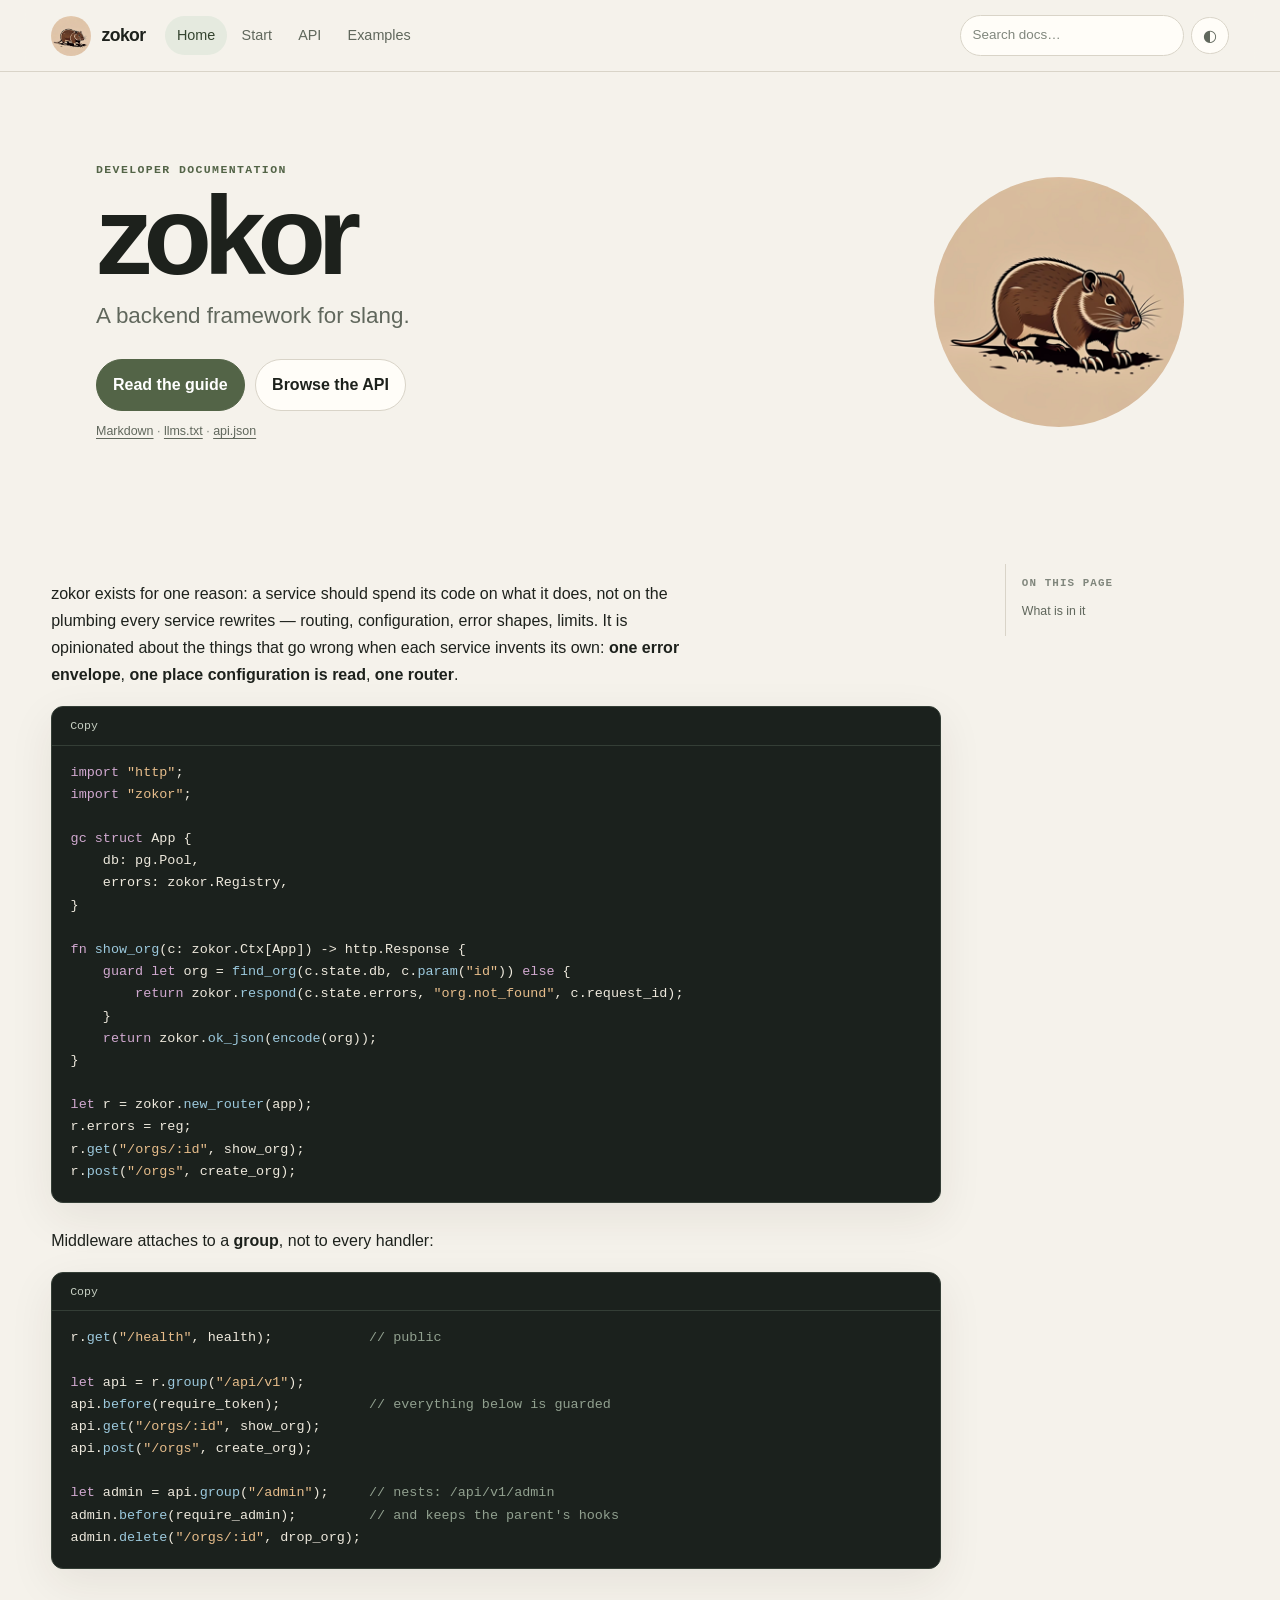
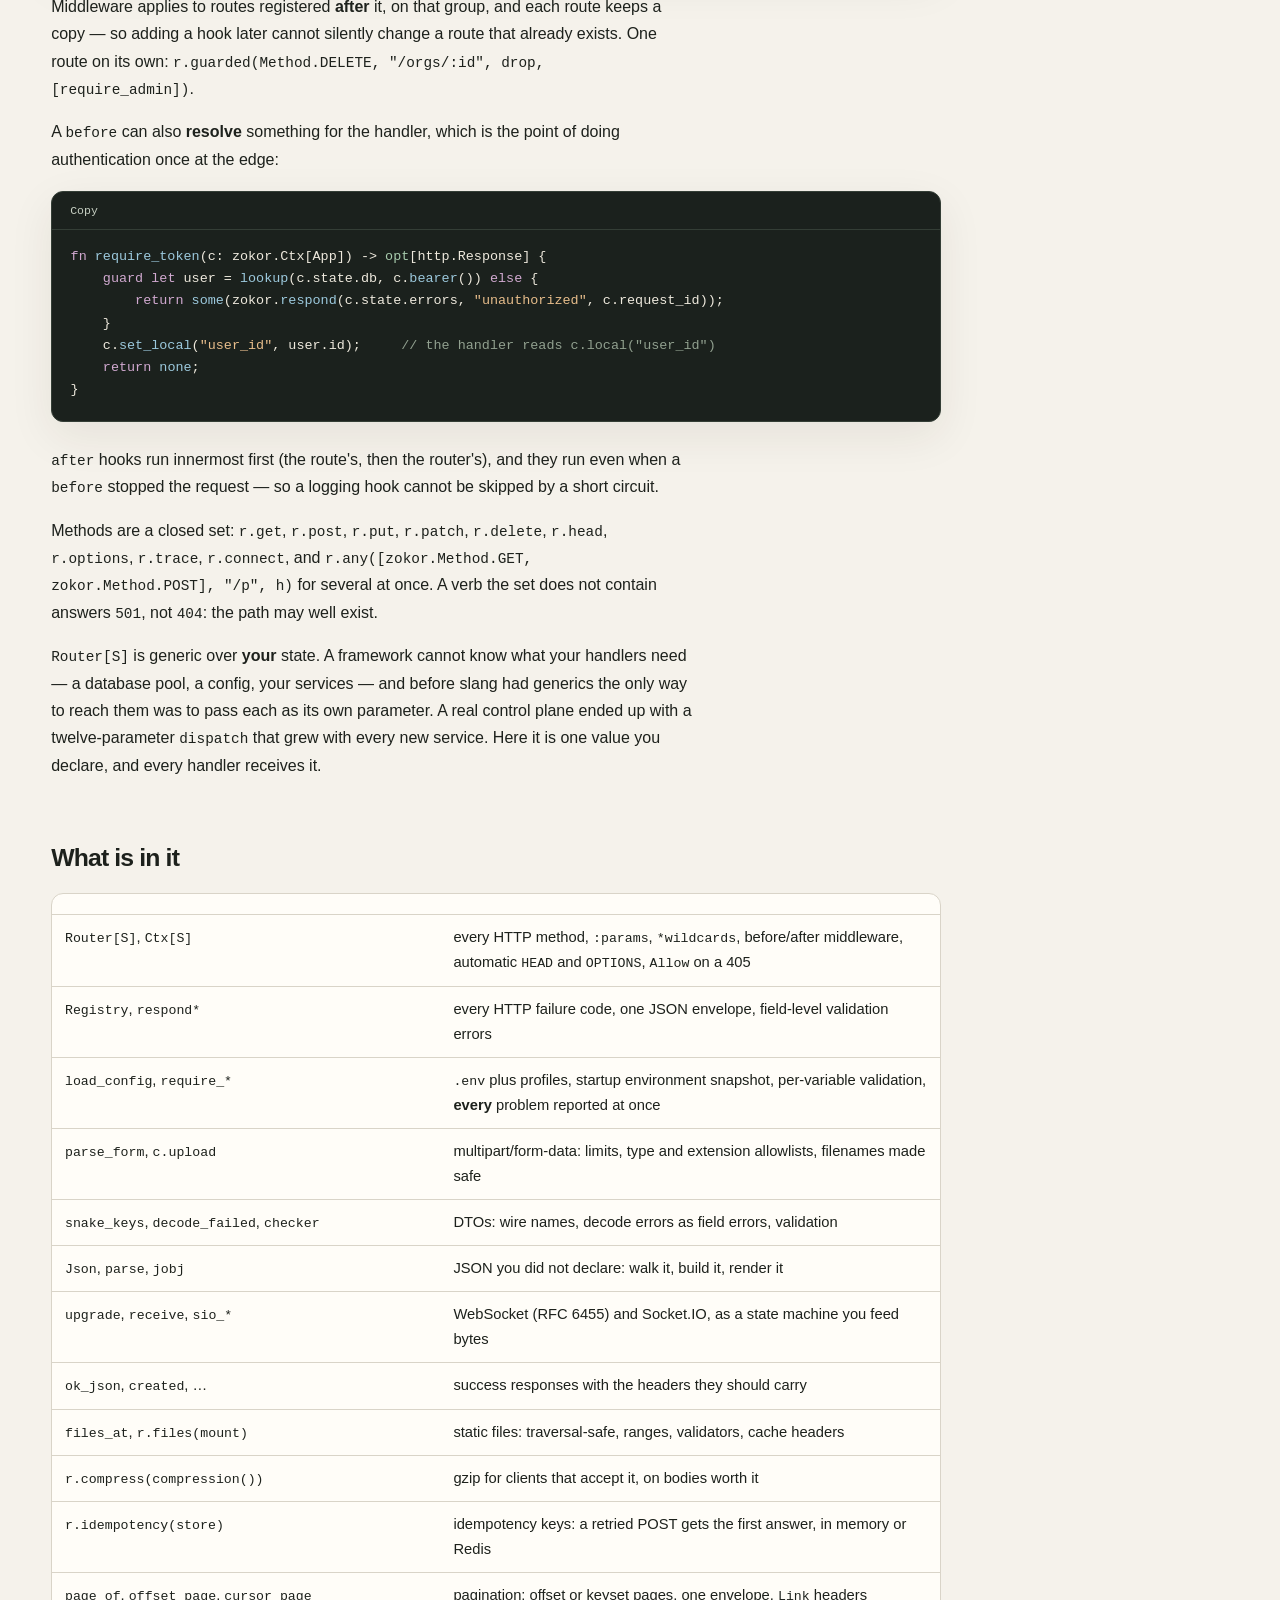
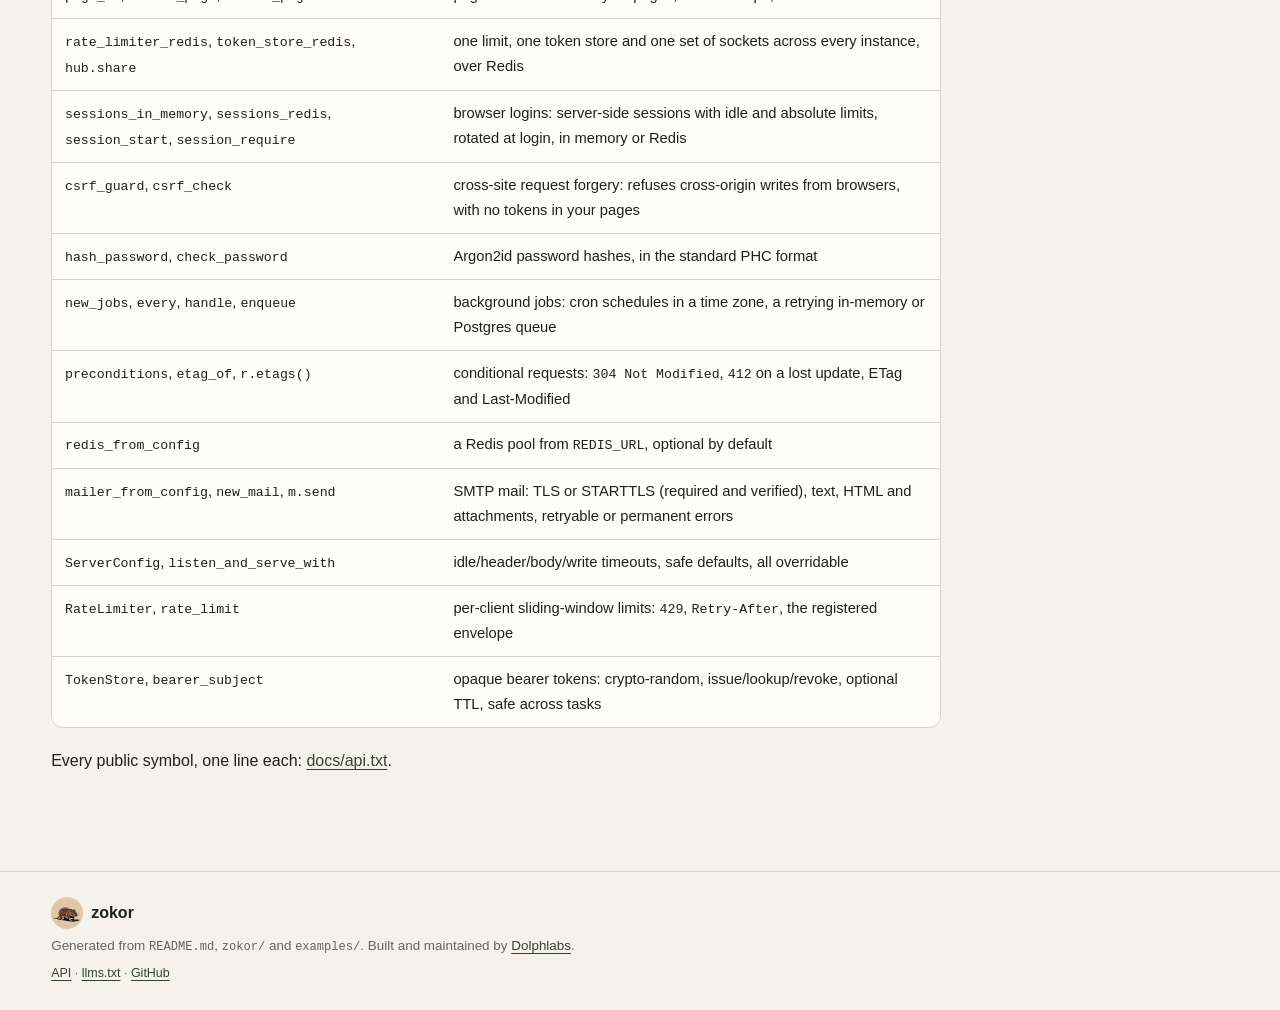
<file: docs/index.html>
<!doctype html>
<html lang="en" data-theme="auto">
<head>
<meta charset="utf-8">
<meta name="viewport" content="width=device-width, initial-scale=1">
<title>Zokor: Backend Framework for Slang</title>
<meta name="description" content="Zokor is a backend framework for Slang, with routing, middleware, configuration, validation, database helpers, background jobs, and HTTP APIs.">
<meta name="author" content="Dolphlabs">
<meta property="og:site_name" content="Zokor">
<meta property="og:title" content="Zokor: Backend Framework for Slang">
<meta property="og:description" content="Zokor is a backend framework for Slang, with routing, middleware, configuration, validation, database helpers, background jobs, and HTTP APIs.">
<meta property="og:type" content="website">
<meta property="og:url" content="https://zokor.dolphlabs.com/">
<meta property="og:locale" content="en_US">
<meta name="twitter:card" content="summary_large_image">
<meta name="twitter:title" content="Zokor: Backend Framework for Slang">
<meta name="twitter:description" content="Zokor is a backend framework for Slang, with routing, middleware, configuration, validation, database helpers, background jobs, and HTTP APIs.">
<link rel="canonical" href="https://zokor.dolphlabs.com/">
<link rel="alternate" type="text/markdown" href="./index.md" title="Markdown">
<link rel="alternate" type="text/plain" href="./llms.txt" title="llms.txt">
<link rel="stylesheet" href="./style.css">
<link rel="icon" type="image/png" sizes="64x64" href="./assets/zokor-icon-64.png">
<meta property="og:image" content="https://zokor.dolphlabs.com/assets/zokor-card-1200x630.jpg"><meta property="og:image:alt" content="Zokor, a backend framework for Slang"><meta property="og:image:width" content="1200"><meta property="og:image:height" content="630"><meta name="twitter:image" content="https://zokor.dolphlabs.com/assets/zokor-card-1200x630.jpg"><meta name="twitter:image:alt" content="Zokor, a backend framework for Slang"><script type="application/ld+json">{"@context":"https://schema.org","@graph":[{"@type":"WebSite","@id":"https://zokor.dolphlabs.com/#website","url":"https://zokor.dolphlabs.com/","name":"Zokor","inLanguage":"en"},{"@type":"SoftwareSourceCode","@id":"https://zokor.dolphlabs.com/#software","url":"https://zokor.dolphlabs.com/","name":"Zokor","description":"Zokor is a backend framework for Slang, with routing, middleware, configuration, validation, database helpers, background jobs, and HTTP APIs.","codeRepository":"https://github.com/dolphlabs/zokor","programmingLanguage":"Slang","maintainer":{"@type":"Organization","name":"Dolphlabs","url":"https://dolphlabs.com/"}}]}</script>
</head>
<body>
<a class="skip" href="#main">Skip to content</a>
<header class="topbar">
  <a class="brand" href="./">
    <img src="./assets/zokor-header-256.png" width="40" height="40" alt="">
    <span>zokor</span>
  </a>
  <button id="navtoggle" class="navtoggle" type="button" aria-label="Toggle navigation"
          aria-expanded="false" aria-controls="mainnav">
    <span></span><span></span><span></span>
  </button>
  <nav class="mainnav" id="mainnav" aria-label="Main navigation"><a href="./" class="active" aria-current="page">Home</a><a href="./guide/start">Start</a><a href="./api/">API</a><a href="./examples/">Examples</a></nav>
  <div class="tools">
    <label class="search-label" for="search">Search</label>
    <input id="search" type="search" placeholder="Search docs…" autocomplete="off"
           aria-label="Search documentation" aria-controls="results">
    <button id="theme" type="button" aria-label="Toggle color theme">◐</button>
  </div>
</header>
<div id="navscrim" class="navscrim" hidden></div>
<div id="results" class="results" role="listbox" aria-label="Search results" hidden></div>

<main id="main">
<section class="hero"><div class="hero-copy"><p class="eyebrow">Developer documentation</p><h1>zokor</h1><p class="hero-lede">A backend framework for slang.</p><div class="hero-actions"><a class="button primary" href="guide/start">Read the guide</a><a class="button" href="api/">Browse the API</a></div><p class="agentline"><a href="index.md">Markdown</a> · <a href="llms.txt">llms.txt</a> · <a href="api.json">api.json</a></p></div><img class="hero-art" src="assets/zokor-header-256.png" width="256" height="256" alt="Zokor, the illustrated burrowing rodent"></section>
<div class="page">
  <article class="content">

<section class="readme-preamble"><p>zokor exists for one reason: a service should spend its code on what it does, not on the plumbing every service rewrites — routing, configuration, error shapes, limits. It is opinionated about the things that go wrong when each service invents its own: <strong>one error envelope</strong>, <strong>one place configuration is read</strong>, <strong>one router</strong>.</p>
<div class="code"><div class="code-head"><button class="copy" type="button" aria-label="Copy code">Copy</button></div><pre><code class="language-slang"><span class="tok-keyword">import</span> <span class="tok-string">&quot;http&quot;</span>;
<span class="tok-keyword">import</span> <span class="tok-string">&quot;zokor&quot;</span>;

<span class="tok-keyword">gc</span> <span class="tok-keyword">struct</span> App {
    db: pg.Pool,
    errors: zokor.Registry,
}

<span class="tok-keyword">fn</span> <span class="tok-function">show_org</span>(c: zokor.Ctx[App]) -&gt; http.Response {
    <span class="tok-keyword">guard</span> <span class="tok-keyword">let</span> org = <span class="tok-function">find_org</span>(c.state.db, c.<span class="tok-function">param</span>(<span class="tok-string">&quot;id&quot;</span>)) <span class="tok-keyword">else</span> {
        <span class="tok-keyword">return</span> zokor.<span class="tok-function">respond</span>(c.state.errors, <span class="tok-string">&quot;org.not_found&quot;</span>, c.request_id);
    }
    <span class="tok-keyword">return</span> zokor.<span class="tok-function">ok_json</span>(<span class="tok-function">encode</span>(org));
}

<span class="tok-keyword">let</span> r = zokor.<span class="tok-function">new_router</span>(app);
r.errors = reg;
r.<span class="tok-function">get</span>(<span class="tok-string">&quot;/orgs/:id&quot;</span>, show_org);
r.<span class="tok-function">post</span>(<span class="tok-string">&quot;/orgs&quot;</span>, create_org);</code></pre></div>
<p>Middleware attaches to a <strong>group</strong>, not to every handler:</p>
<div class="code"><div class="code-head"><button class="copy" type="button" aria-label="Copy code">Copy</button></div><pre><code class="language-slang">r.<span class="tok-function">get</span>(<span class="tok-string">&quot;/health&quot;</span>, health);            <span class="tok-comment">// public</span>

<span class="tok-keyword">let</span> api = r.<span class="tok-function">group</span>(<span class="tok-string">&quot;/api/v1&quot;</span>);
api.<span class="tok-function">before</span>(require_token);           <span class="tok-comment">// everything below is guarded</span>
api.<span class="tok-function">get</span>(<span class="tok-string">&quot;/orgs/:id&quot;</span>, show_org);
api.<span class="tok-function">post</span>(<span class="tok-string">&quot;/orgs&quot;</span>, create_org);

<span class="tok-keyword">let</span> admin = api.<span class="tok-function">group</span>(<span class="tok-string">&quot;/admin&quot;</span>);     <span class="tok-comment">// nests: /api/v1/admin</span>
admin.<span class="tok-function">before</span>(require_admin);         <span class="tok-comment">// and keeps the parent&#x27;s hooks</span>
admin.<span class="tok-function">delete</span>(<span class="tok-string">&quot;/orgs/:id&quot;</span>, drop_org);</code></pre></div>
<p>Middleware applies to routes registered <strong>after</strong> it, on that group, and each route keeps a copy — so adding a hook later cannot silently change a route that already exists. One route on its own: <code>r.guarded(Method.DELETE, &quot;/orgs/:id&quot;, drop, [require_admin])</code>.</p>
<p>A <code>before</code> can also <strong>resolve</strong> something for the handler, which is the point of doing authentication once at the edge:</p>
<div class="code"><div class="code-head"><button class="copy" type="button" aria-label="Copy code">Copy</button></div><pre><code class="language-slang"><span class="tok-keyword">fn</span> <span class="tok-function">require_token</span>(c: zokor.Ctx[App]) -&gt; <span class="tok-type">opt</span>[http.Response] {
    <span class="tok-keyword">guard</span> <span class="tok-keyword">let</span> user = <span class="tok-function">lookup</span>(c.state.db, c.<span class="tok-function">bearer</span>()) <span class="tok-keyword">else</span> {
        <span class="tok-keyword">return</span> <span class="tok-builtin">some</span>(zokor.<span class="tok-function">respond</span>(c.state.errors, <span class="tok-string">&quot;unauthorized&quot;</span>, c.request_id));
    }
    c.<span class="tok-function">set_local</span>(<span class="tok-string">&quot;user_id&quot;</span>, user.id);     <span class="tok-comment">// the handler reads c.local(&quot;user_id&quot;)</span>
    <span class="tok-keyword">return</span> <span class="tok-builtin">none</span>;
}</code></pre></div>
<p><code>after</code> hooks run innermost first (the route&#x27;s, then the router&#x27;s), and they run even when a <code>before</code> stopped the request — so a logging hook cannot be skipped by a short circuit.</p>
<p>Methods are a closed set: <code>r.get</code>, <code>r.post</code>, <code>r.put</code>, <code>r.patch</code>, <code>r.delete</code>, <code>r.head</code>, <code>r.options</code>, <code>r.trace</code>, <code>r.connect</code>, and <code>r.any([zokor.Method.GET, zokor.Method.POST], &quot;/p&quot;, h)</code> for several at once. A verb the set does not contain answers <code>501</code>, not <code>404</code>: the path may well exist.</p>
<p><code>Router[S]</code> is generic over <strong>your</strong> state. A framework cannot know what your handlers need — a database pool, a config, your services — and before slang had generics the only way to reach them was to pass each as its own parameter. A real control plane ended up with a twelve-parameter <code>dispatch</code> that grew with every new service. Here it is one value you declare, and every handler receives it.</p></section><section class="readme-section"><h2 id="what-is-in-it">What is in it</h2><div class="table-wrap"><table><thead><tr><th></th><th></th></tr></thead><tbody><tr><td><code>Router[S]</code>, <code>Ctx[S]</code></td><td>every HTTP method, <code>:params</code>, <code>*wildcards</code>, before/after middleware, automatic <code>HEAD</code> and <code>OPTIONS</code>, <code>Allow</code> on a 405</td></tr><tr><td><code>Registry</code>, <code>respond*</code></td><td>every HTTP failure code, one JSON envelope, field-level validation errors</td></tr><tr><td><code>load_config</code>, <code>require_*</code></td><td><code>.env</code> plus profiles, startup environment snapshot, per-variable validation, <strong>every</strong> problem reported at once</td></tr><tr><td><code>parse_form</code>, <code>c.upload</code></td><td>multipart/form-data: limits, type and extension allowlists, filenames made safe</td></tr><tr><td><code>snake_keys</code>, <code>decode_failed</code>, <code>checker</code></td><td>DTOs: wire names, decode errors as field errors, validation</td></tr><tr><td><code>Json</code>, <code>parse</code>, <code>jobj</code></td><td>JSON you did not declare: walk it, build it, render it</td></tr><tr><td><code>upgrade</code>, <code>receive</code>, <code>sio_*</code></td><td>WebSocket (RFC 6455) and Socket.IO, as a state machine you feed bytes</td></tr><tr><td><code>ok_json</code>, <code>created</code>, …</td><td>success responses with the headers they should carry</td></tr><tr><td><code>files_at</code>, <code>r.files(mount)</code></td><td>static files: traversal-safe, ranges, validators, cache headers</td></tr><tr><td><code>r.compress(compression())</code></td><td>gzip for clients that accept it, on bodies worth it</td></tr><tr><td><code>r.idempotency(store)</code></td><td>idempotency keys: a retried POST gets the first answer, in memory or Redis</td></tr><tr><td><code>page_of</code>, <code>offset_page</code>, <code>cursor_page</code></td><td>pagination: offset or keyset pages, one envelope, <code>Link</code> headers</td></tr><tr><td><code>rate_limiter_redis</code>, <code>token_store_redis</code>, <code>hub.share</code></td><td>one limit, one token store and one set of sockets across every instance, over Redis</td></tr><tr><td><code>sessions_in_memory</code>, <code>sessions_redis</code>, <code>session_start</code>, <code>session_require</code></td><td>browser logins: server-side sessions with idle and absolute limits, rotated at login, in memory or Redis</td></tr><tr><td><code>csrf_guard</code>, <code>csrf_check</code></td><td>cross-site request forgery: refuses cross-origin writes from browsers, with no tokens in your pages</td></tr><tr><td><code>hash_password</code>, <code>check_password</code></td><td>Argon2id password hashes, in the standard PHC format</td></tr><tr><td><code>new_jobs</code>, <code>every</code>, <code>handle</code>, <code>enqueue</code></td><td>background jobs: cron schedules in a time zone, a retrying in-memory or Postgres queue</td></tr><tr><td><code>preconditions</code>, <code>etag_of</code>, <code>r.etags()</code></td><td>conditional requests: <code>304 Not Modified</code>, <code>412</code> on a lost update, ETag and Last-Modified</td></tr><tr><td><code>redis_from_config</code></td><td>a Redis pool from <code>REDIS_URL</code>, optional by default</td></tr><tr><td><code>mailer_from_config</code>, <code>new_mail</code>, <code>m.send</code></td><td>SMTP mail: TLS or STARTTLS (required and verified), text, HTML and attachments, retryable or permanent errors</td></tr><tr><td><code>ServerConfig</code>, <code>listen_and_serve_with</code></td><td>idle/header/body/write timeouts, safe defaults, all overridable</td></tr><tr><td><code>RateLimiter</code>, <code>rate_limit</code></td><td>per-client sliding-window limits: <code>429</code>, <code>Retry-After</code>, the registered envelope</td></tr><tr><td><code>TokenStore</code>, <code>bearer_subject</code></td><td>opaque bearer tokens: crypto-random, issue/lookup/revoke, optional TTL, safe across tasks</td></tr></tbody></table></div>
<p>Every public symbol, one line each: <a href="./api/">docs/api.txt</a>.</p></section>
  </article>
  <aside class="toc" aria-label="On this page">
    <p class="toc-title">On this page</p>
    <nav id="toc"></nav>
  </aside>
</div>
</main>
<footer class="foot">
  <div class="foot-brand"><img src="./assets/zokor-icon-64.png" width="32" height="32" alt="">
    <span>zokor</span></div>
  <p>Generated from <code>README.md</code>, <code>zokor/</code> and <code>examples/</code>.
     Built and maintained by <a href="https://dolphlabs.com" rel="noopener">Dolphlabs</a>.</p>
  <p class="foot-links"><a href="./api/">API</a> ·
     <a href="./llms.txt">llms.txt</a> ·
     <a href="https://github.com/dolphlabs/zokor" rel="noopener">GitHub</a></p>
</footer>
<script src="./app.js" defer></script>
</body>
</html>
</file>
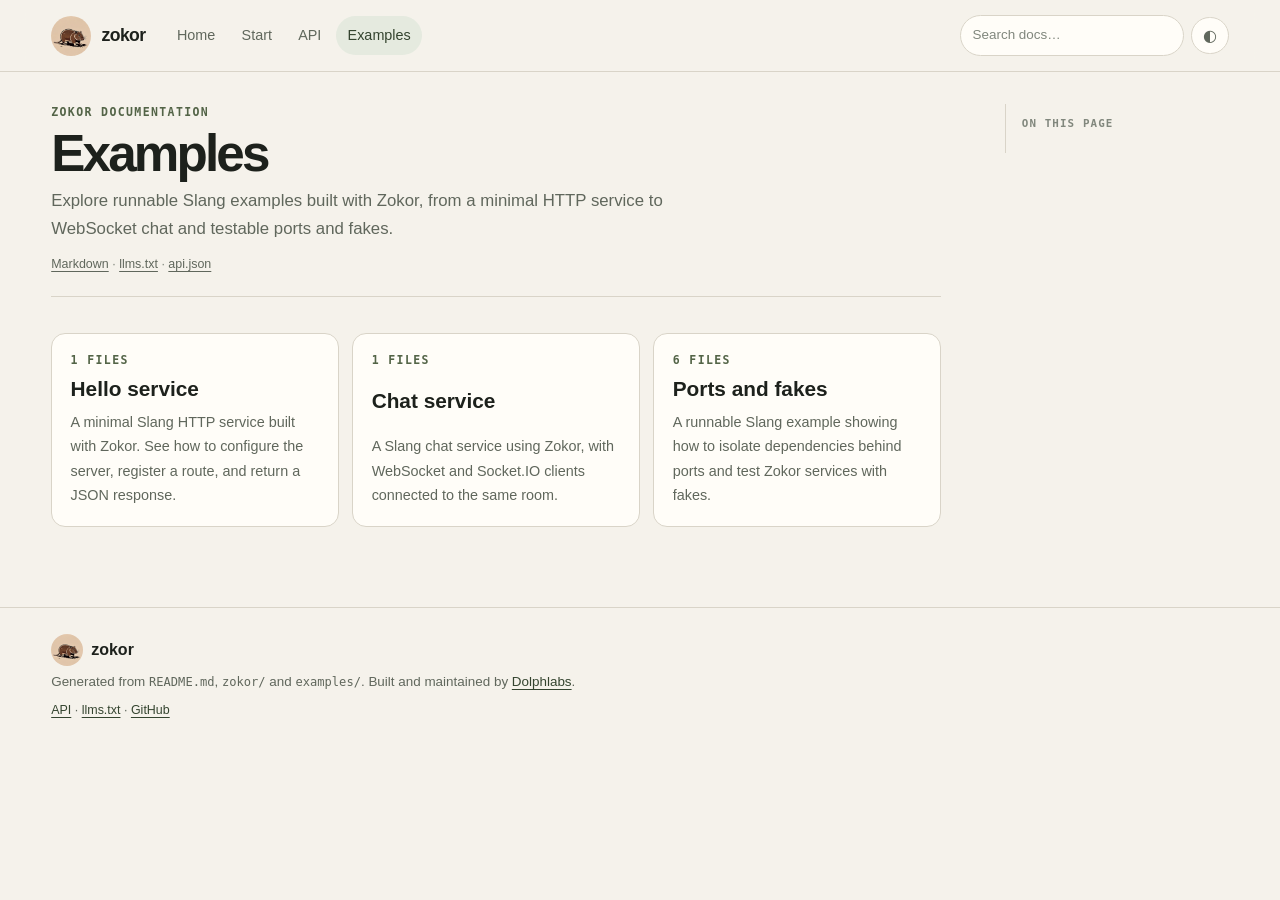
<file: docs/examples/index.html>
<!doctype html>
<html lang="en" data-theme="auto">
<head>
<meta charset="utf-8">
<meta name="viewport" content="width=device-width, initial-scale=1">
<title>Zokor Examples | Slang Services, HTTP and WebSockets</title>
<meta name="description" content="Explore runnable Slang examples built with Zokor, from a minimal HTTP service to WebSocket chat and testable ports and fakes.">
<meta name="author" content="Dolphlabs">
<meta property="og:site_name" content="Zokor">
<meta property="og:title" content="Zokor Examples | Slang Services, HTTP and WebSockets">
<meta property="og:description" content="Explore runnable Slang examples built with Zokor, from a minimal HTTP service to WebSocket chat and testable ports and fakes.">
<meta property="og:type" content="website">
<meta property="og:url" content="https://zokor.dolphlabs.com/examples/">
<meta property="og:locale" content="en_US">
<meta name="twitter:card" content="summary_large_image">
<meta name="twitter:title" content="Zokor Examples | Slang Services, HTTP and WebSockets">
<meta name="twitter:description" content="Explore runnable Slang examples built with Zokor, from a minimal HTTP service to WebSocket chat and testable ports and fakes.">
<link rel="canonical" href="https://zokor.dolphlabs.com/examples/">
<link rel="alternate" type="text/markdown" href="../examples/index.md" title="Markdown">
<link rel="alternate" type="text/plain" href="../llms.txt" title="llms.txt">
<link rel="stylesheet" href="../style.css">
<link rel="icon" type="image/png" sizes="64x64" href="../assets/zokor-icon-64.png">
<meta property="og:image" content="https://zokor.dolphlabs.com/assets/zokor-card-1200x630.jpg"><meta property="og:image:alt" content="Zokor, a backend framework for Slang"><meta property="og:image:width" content="1200"><meta property="og:image:height" content="630"><meta name="twitter:image" content="https://zokor.dolphlabs.com/assets/zokor-card-1200x630.jpg"><meta name="twitter:image:alt" content="Zokor, a backend framework for Slang">
</head>
<body>
<a class="skip" href="#main">Skip to content</a>
<header class="topbar">
  <a class="brand" href="../">
    <img src="../assets/zokor-header-256.png" width="40" height="40" alt="">
    <span>zokor</span>
  </a>
  <button id="navtoggle" class="navtoggle" type="button" aria-label="Toggle navigation"
          aria-expanded="false" aria-controls="mainnav">
    <span></span><span></span><span></span>
  </button>
  <nav class="mainnav" id="mainnav" aria-label="Main navigation"><a href="../">Home</a><a href="../guide/start">Start</a><a href="../api/">API</a><a href="../examples/" class="active" aria-current="page">Examples</a></nav>
  <div class="tools">
    <label class="search-label" for="search">Search</label>
    <input id="search" type="search" placeholder="Search docs…" autocomplete="off"
           aria-label="Search documentation" aria-controls="results">
    <button id="theme" type="button" aria-label="Toggle color theme">◐</button>
  </div>
</header>
<div id="navscrim" class="navscrim" hidden></div>
<div id="results" class="results" role="listbox" aria-label="Search results" hidden></div>

<main id="main">

<div class="page">
  <article class="content">
<header class="page-head"><p class="page-kicker">Zokor documentation</p><h1>Examples</h1><p class="tagline">Explore runnable Slang examples built with Zokor, from a minimal HTTP service to WebSocket chat and testable ports and fakes.</p><p class="agentline"><a href="../examples/index.md">Markdown</a> · <a href="../llms.txt">llms.txt</a> · <a href="../api.json">api.json</a></p></header>
<div class="example-grid"><a class="example-card" href="../examples/hello"><span class="eyebrow">1 files</span><strong>Hello service</strong><span>A minimal Slang HTTP service built with Zokor. See how to configure the server, register a route, and return a JSON response.</span></a><a class="example-card" href="../examples/chat"><span class="eyebrow">1 files</span><strong>Chat service</strong><span>A Slang chat service using Zokor, with WebSocket and Socket.IO clients connected to the same room.</span></a><a class="example-card" href="../examples/ports"><span class="eyebrow">6 files</span><strong>Ports and fakes</strong><span>A runnable Slang example showing how to isolate dependencies behind ports and test Zokor services with fakes.</span></a></div>
  </article>
  <aside class="toc" aria-label="On this page">
    <p class="toc-title">On this page</p>
    <nav id="toc"></nav>
  </aside>
</div>
</main>
<footer class="foot">
  <div class="foot-brand"><img src="../assets/zokor-icon-64.png" width="32" height="32" alt="">
    <span>zokor</span></div>
  <p>Generated from <code>README.md</code>, <code>zokor/</code> and <code>examples/</code>.
     Built and maintained by <a href="https://dolphlabs.com" rel="noopener">Dolphlabs</a>.</p>
  <p class="foot-links"><a href="../api/">API</a> ·
     <a href="../llms.txt">llms.txt</a> ·
     <a href="https://github.com/dolphlabs/zokor" rel="noopener">GitHub</a></p>
</footer>
<script src="../app.js" defer></script>
</body>
</html>
</file>
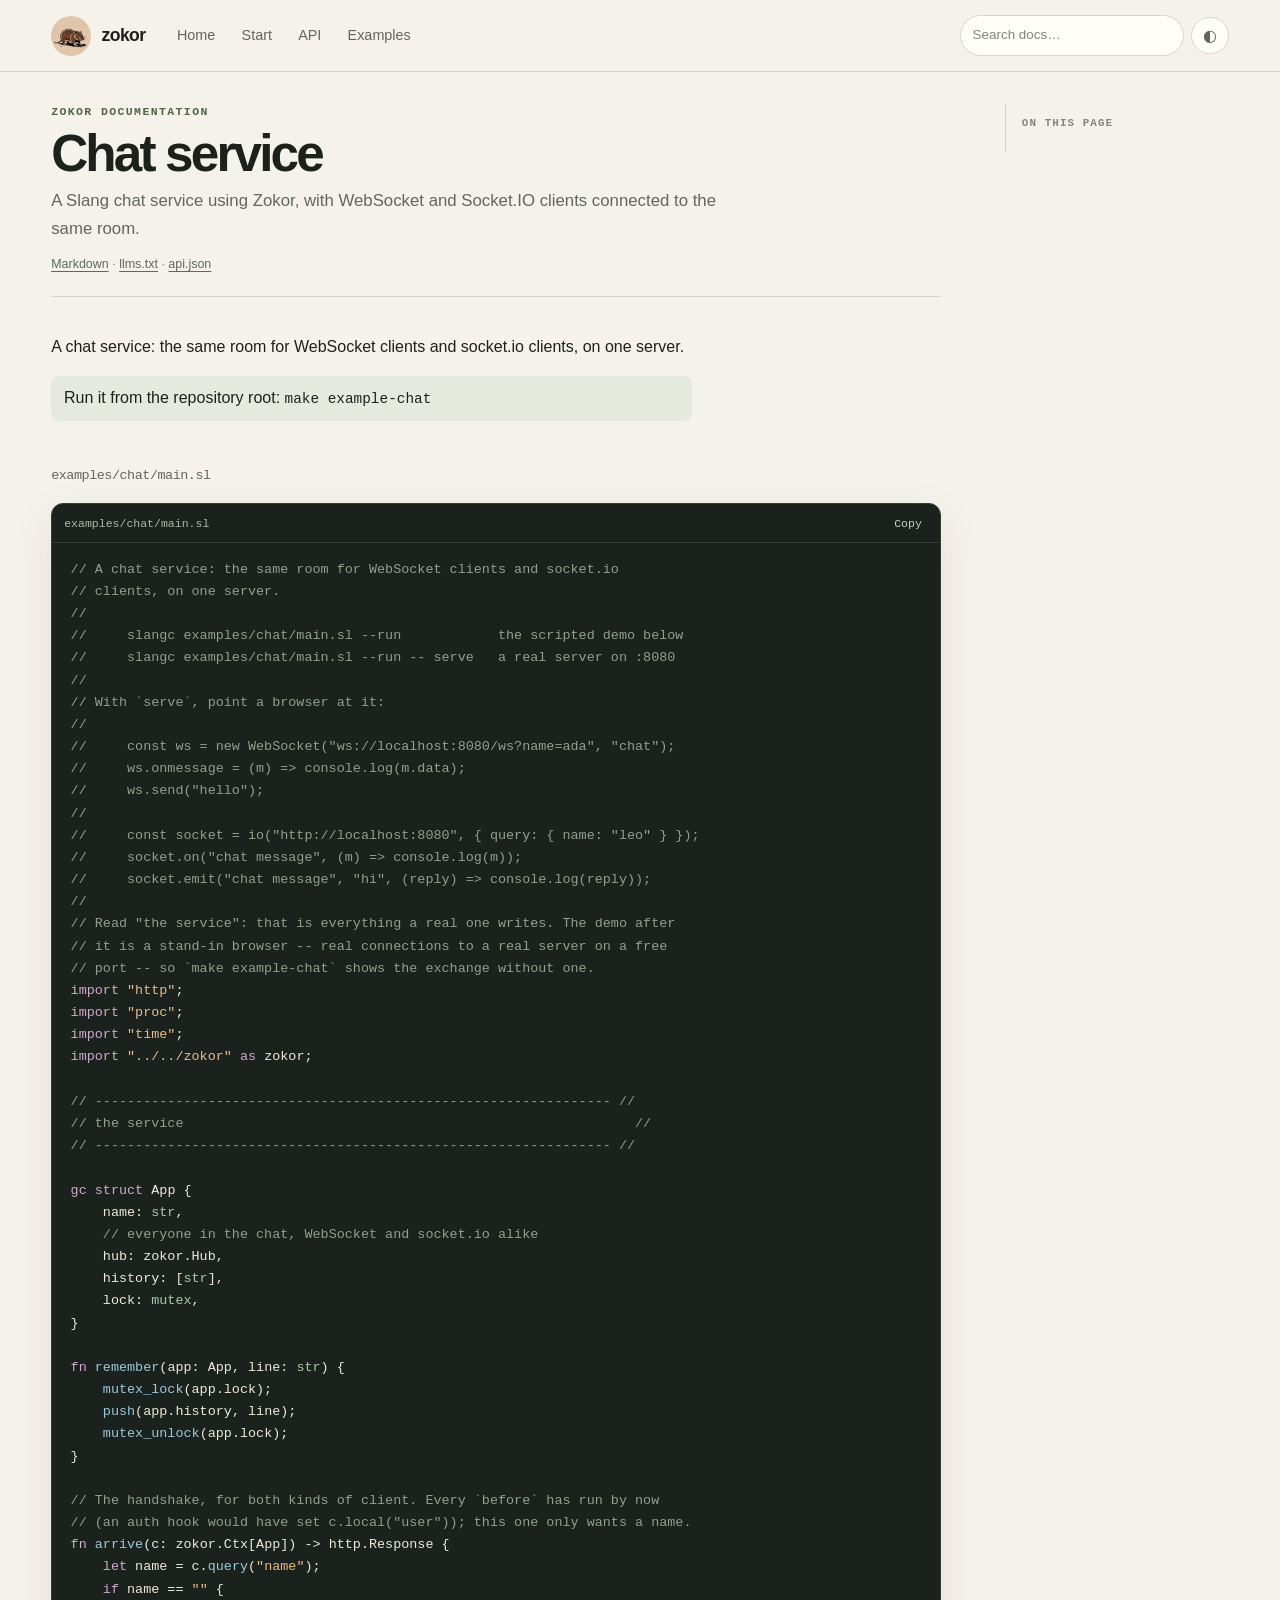
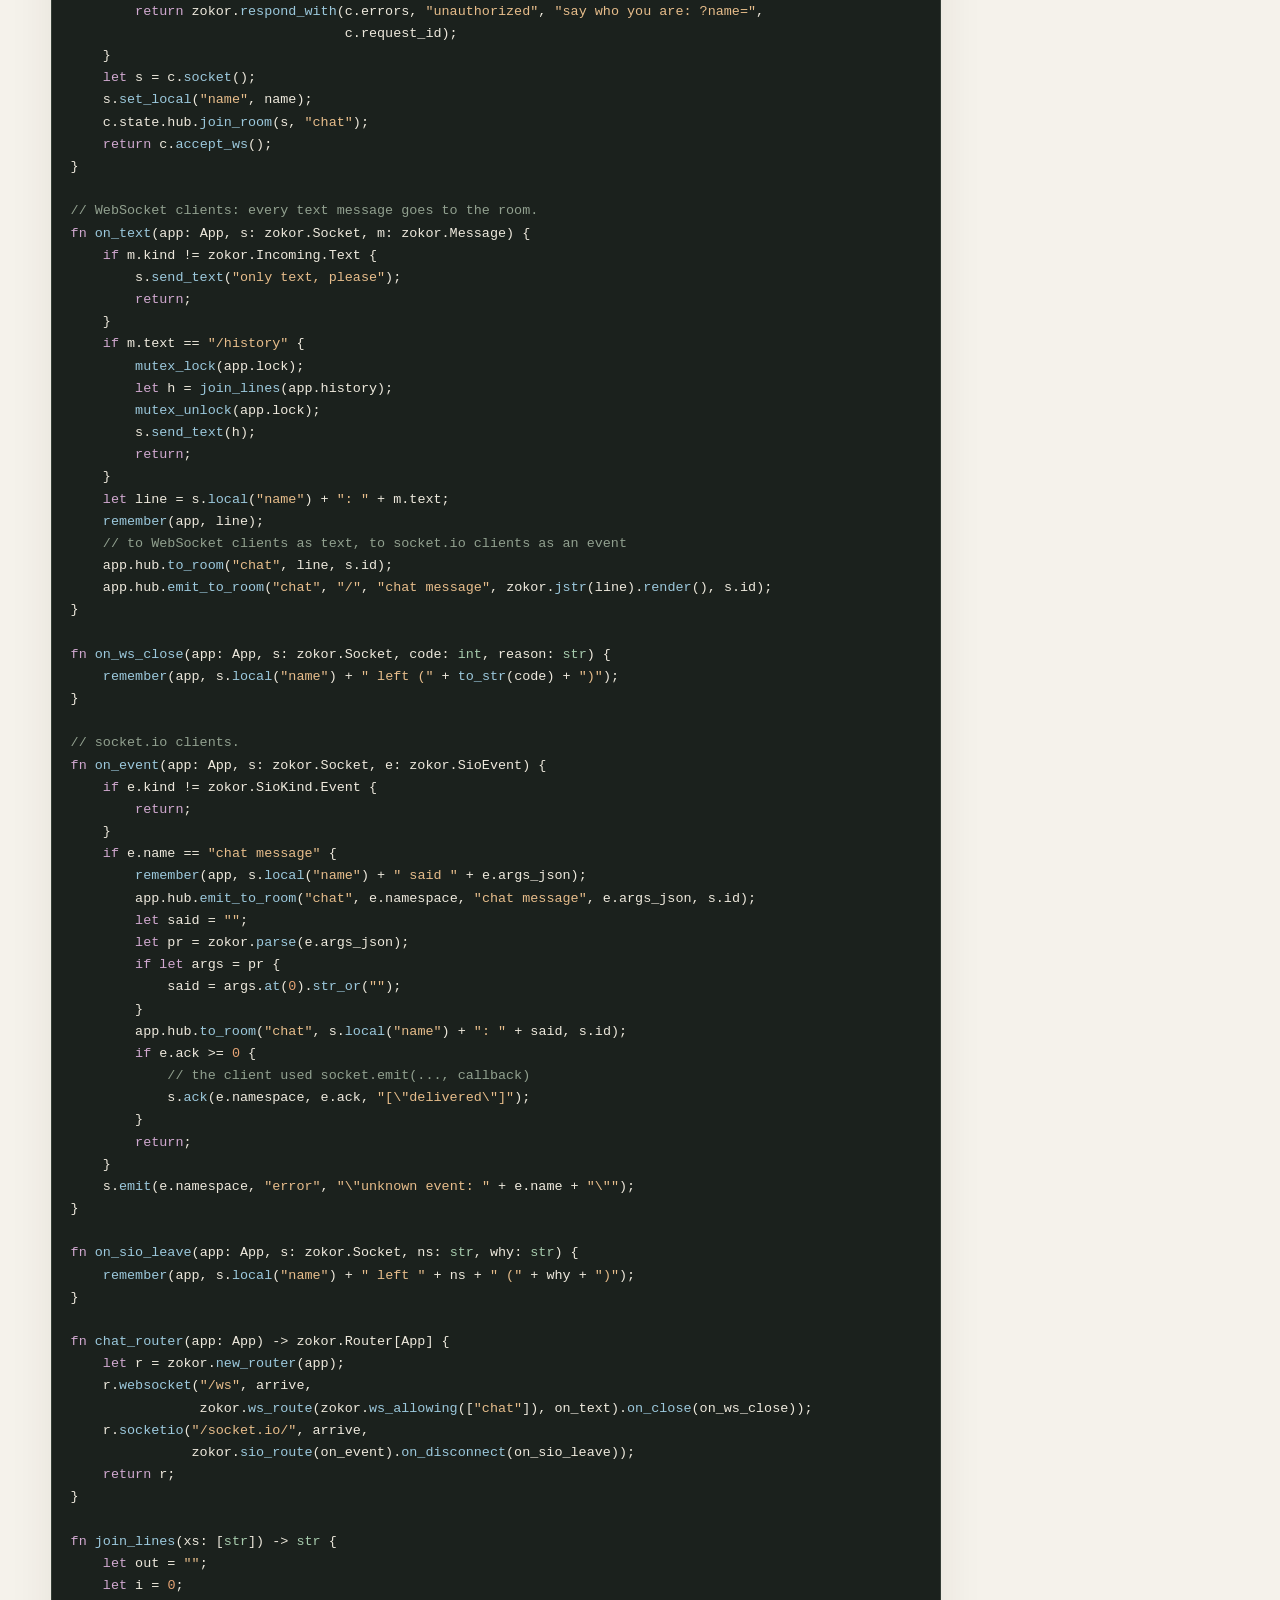
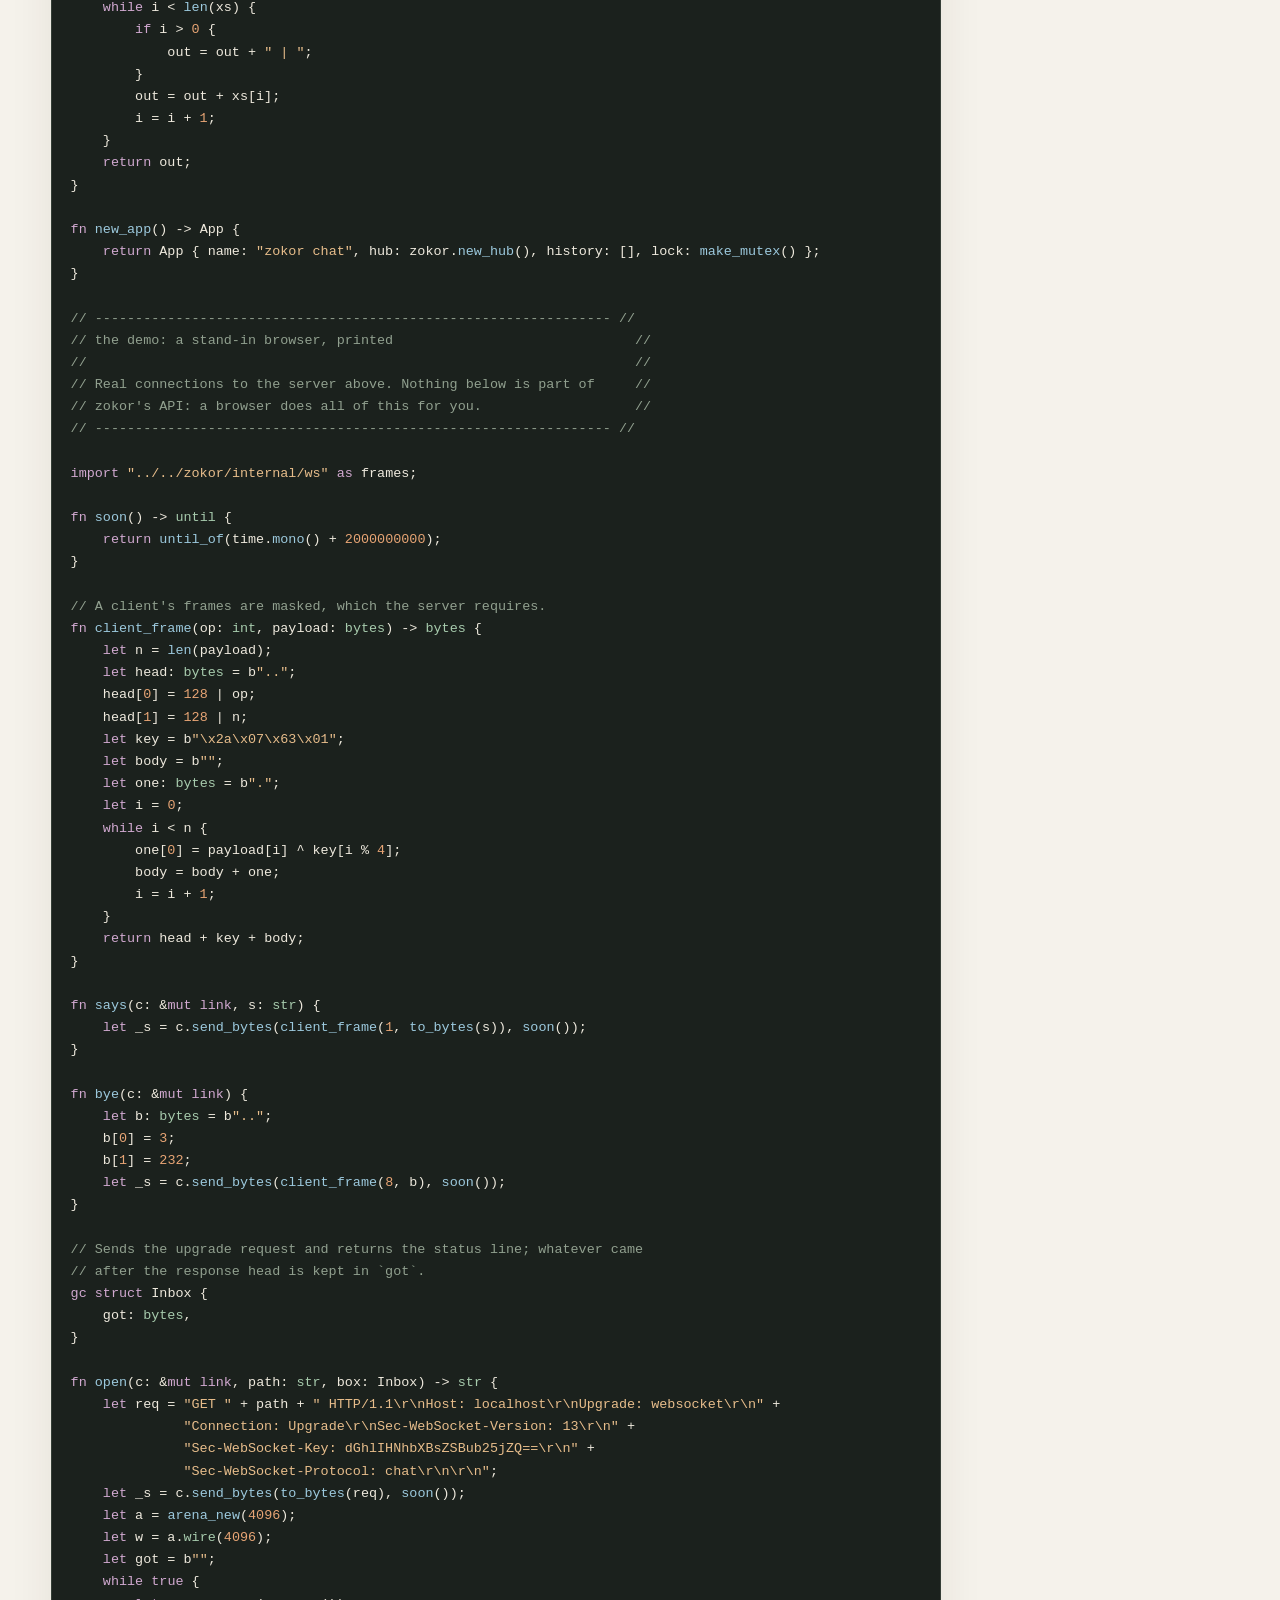
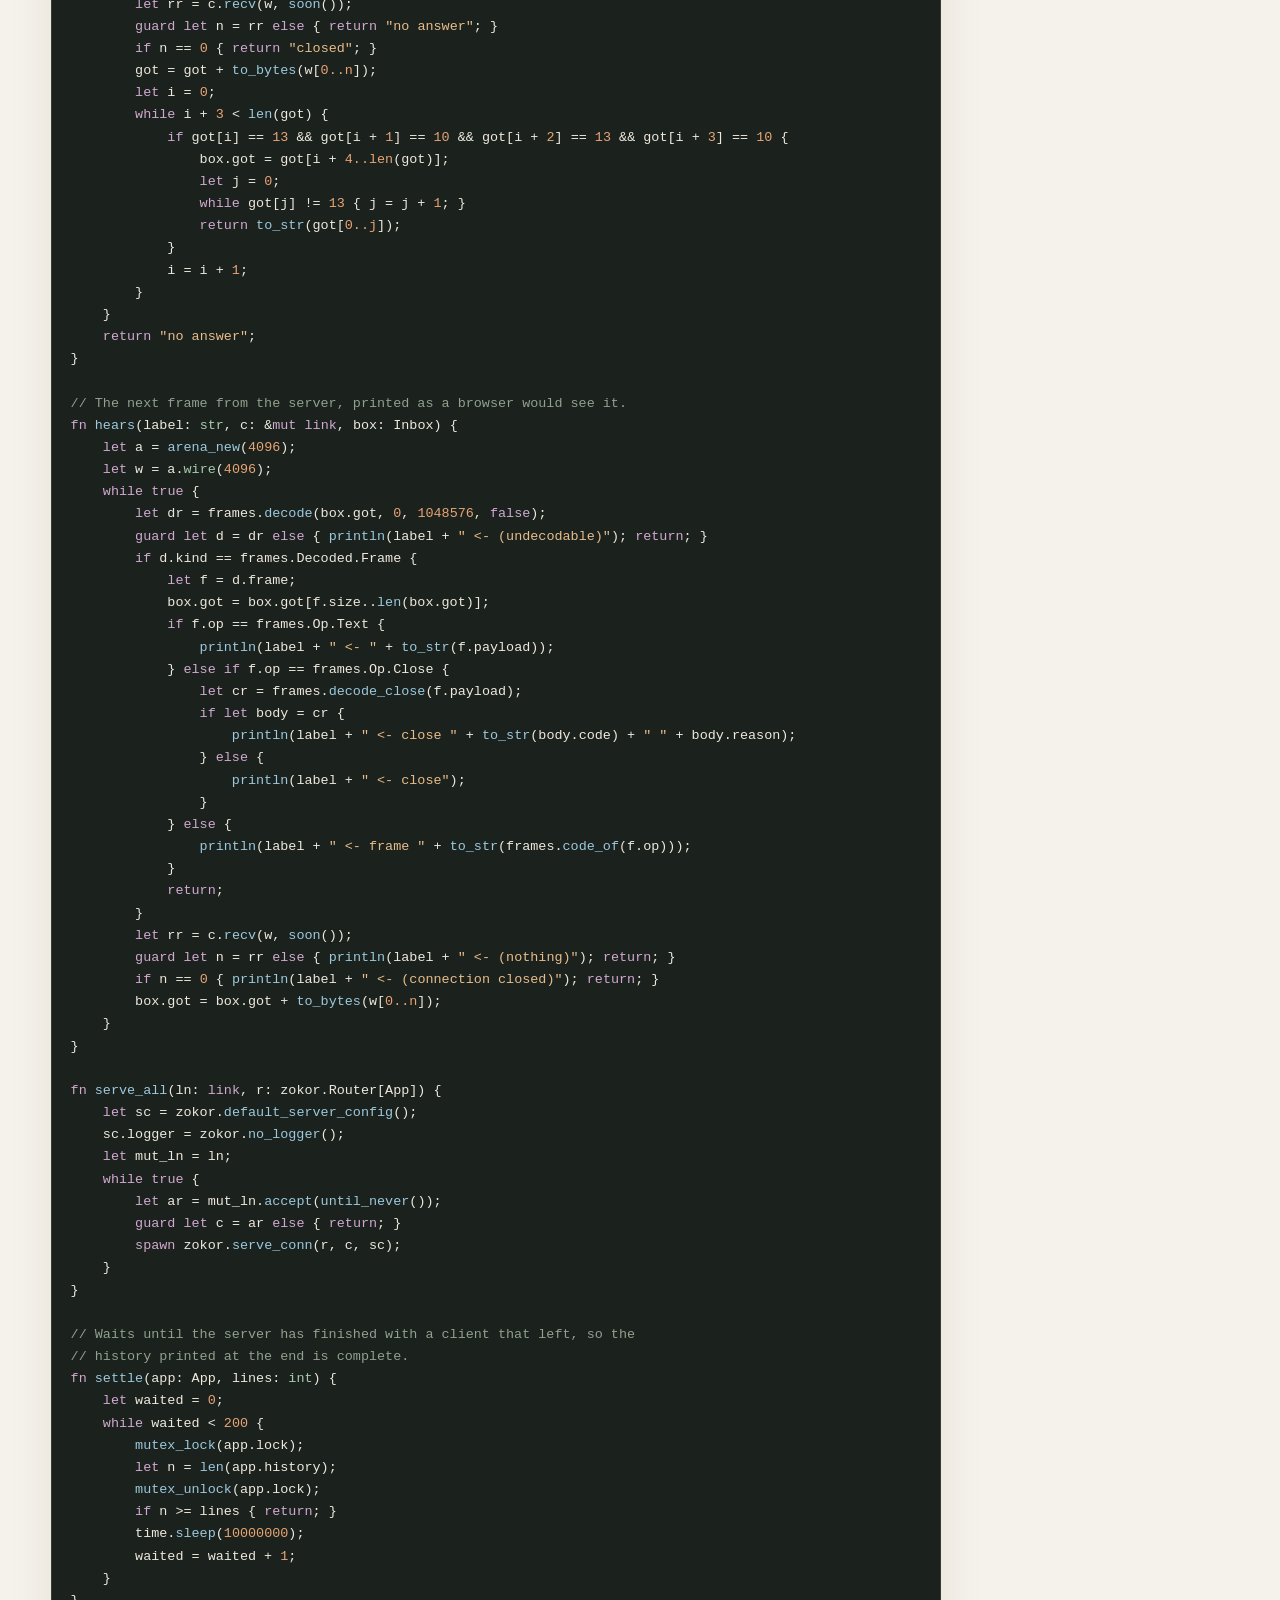
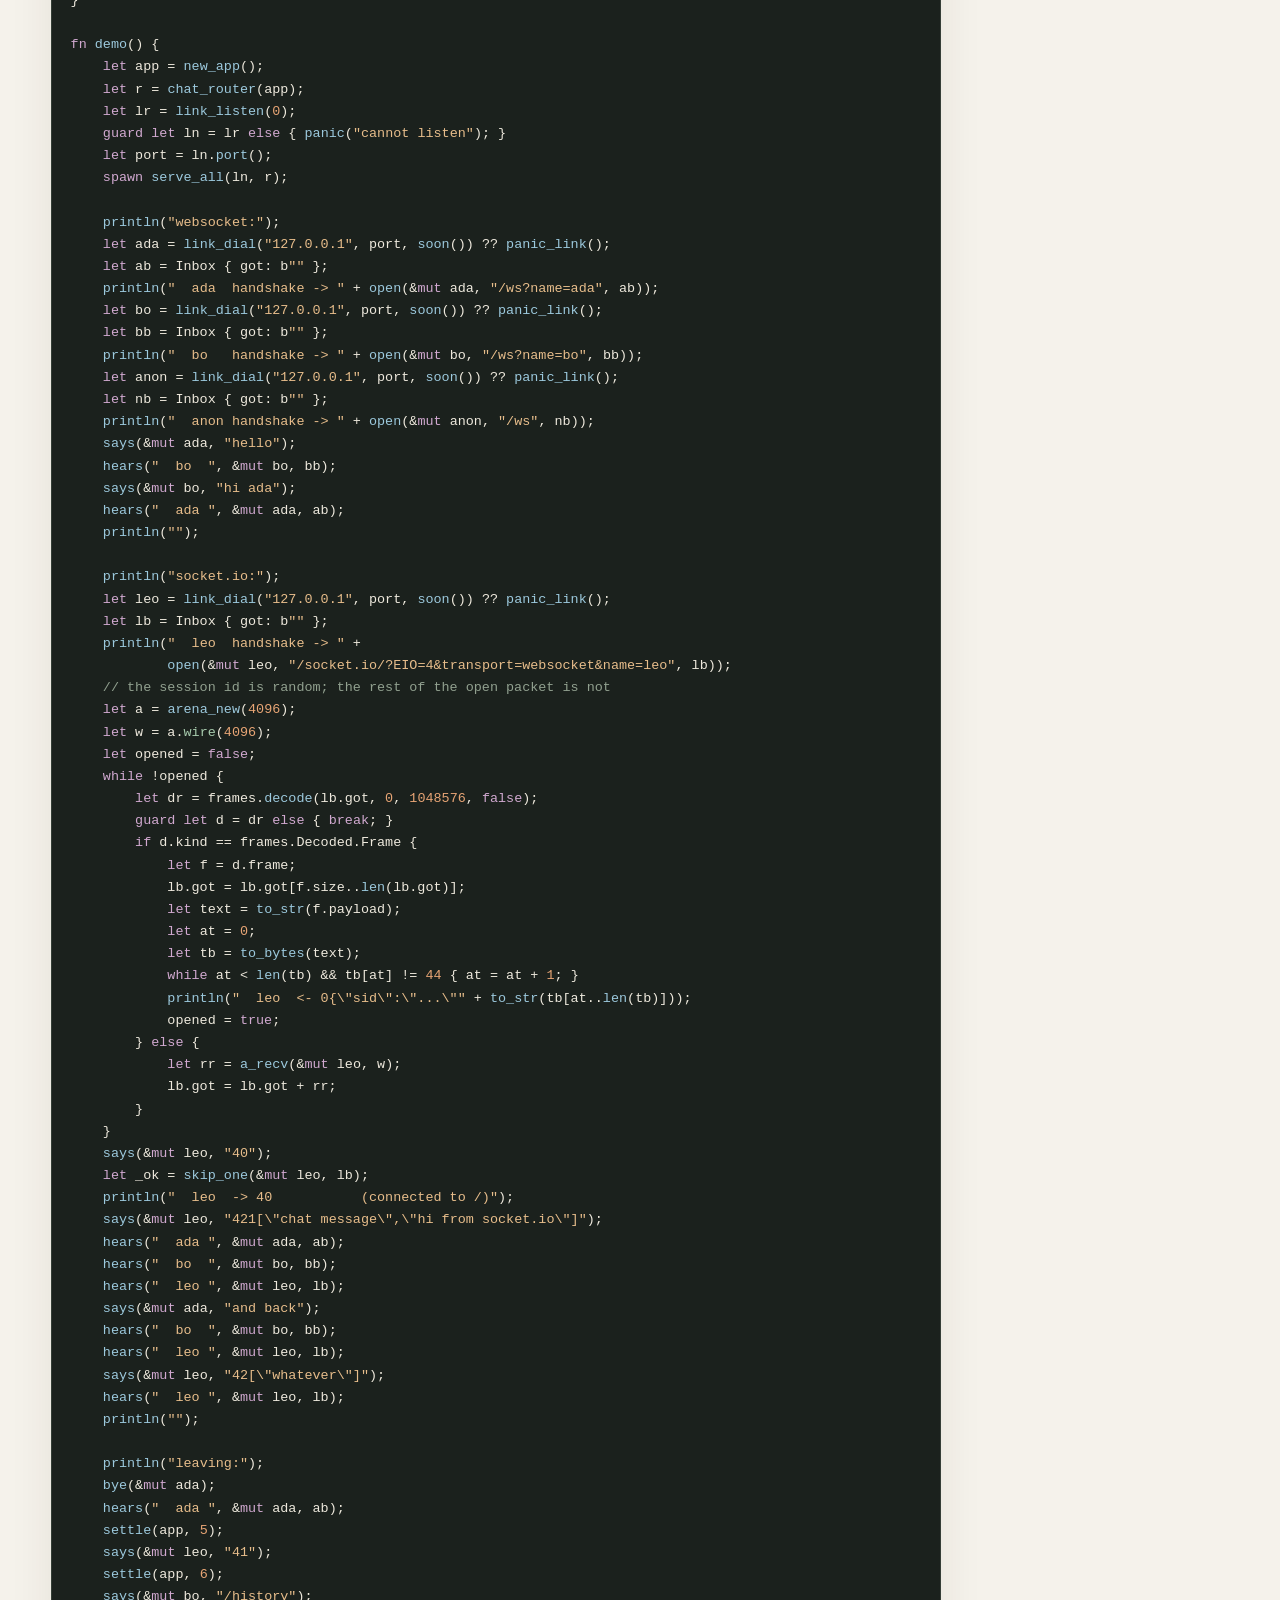
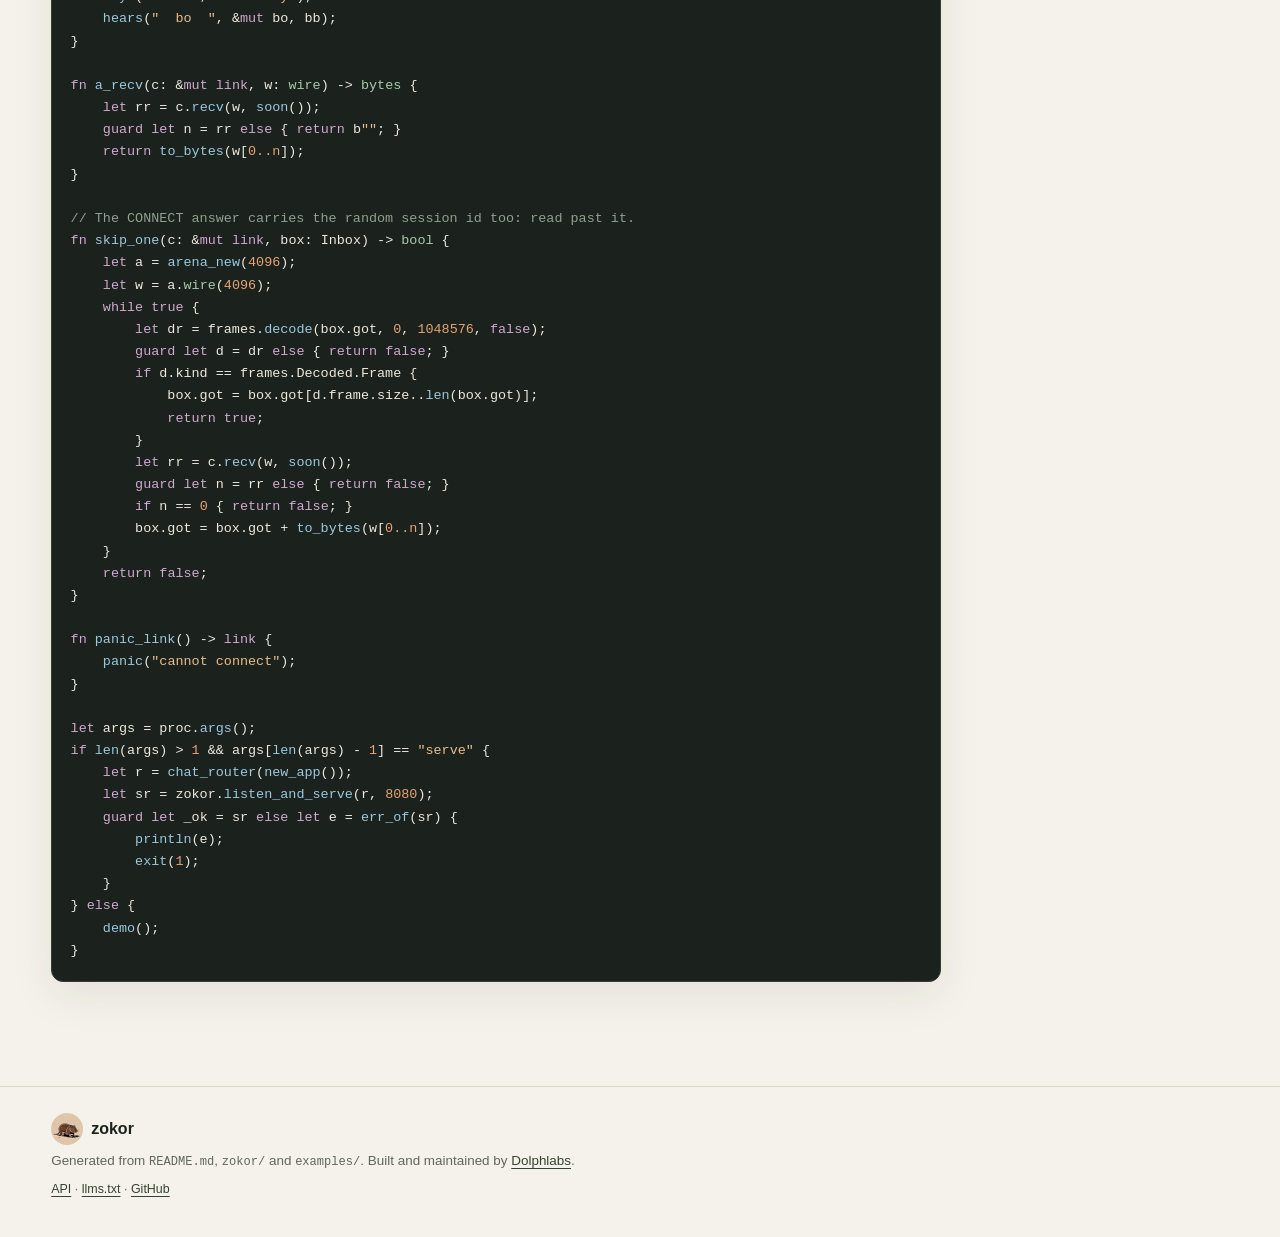
<file: docs/examples/chat.html>
<!doctype html>
<html lang="en" data-theme="auto">
<head>
<meta charset="utf-8">
<meta name="viewport" content="width=device-width, initial-scale=1">
<title>Zokor Example: WebSocket and Socket.IO Chat</title>
<meta name="description" content="A Slang chat service using Zokor, with WebSocket and Socket.IO clients connected to the same room.">
<meta name="author" content="Dolphlabs">
<meta property="og:site_name" content="Zokor">
<meta property="og:title" content="Zokor Example: WebSocket and Socket.IO Chat">
<meta property="og:description" content="A Slang chat service using Zokor, with WebSocket and Socket.IO clients connected to the same room.">
<meta property="og:type" content="website">
<meta property="og:url" content="https://zokor.dolphlabs.com/examples/chat">
<meta property="og:locale" content="en_US">
<meta name="twitter:card" content="summary_large_image">
<meta name="twitter:title" content="Zokor Example: WebSocket and Socket.IO Chat">
<meta name="twitter:description" content="A Slang chat service using Zokor, with WebSocket and Socket.IO clients connected to the same room.">
<link rel="canonical" href="https://zokor.dolphlabs.com/examples/chat">
<link rel="alternate" type="text/markdown" href="../examples/chat.md" title="Markdown">
<link rel="alternate" type="text/plain" href="../llms.txt" title="llms.txt">
<link rel="stylesheet" href="../style.css">
<link rel="icon" type="image/png" sizes="64x64" href="../assets/zokor-icon-64.png">
<meta property="og:image" content="https://zokor.dolphlabs.com/assets/zokor-card-1200x630.jpg"><meta property="og:image:alt" content="Zokor, a backend framework for Slang"><meta property="og:image:width" content="1200"><meta property="og:image:height" content="630"><meta name="twitter:image" content="https://zokor.dolphlabs.com/assets/zokor-card-1200x630.jpg"><meta name="twitter:image:alt" content="Zokor, a backend framework for Slang">
</head>
<body>
<a class="skip" href="#main">Skip to content</a>
<header class="topbar">
  <a class="brand" href="../">
    <img src="../assets/zokor-header-256.png" width="40" height="40" alt="">
    <span>zokor</span>
  </a>
  <button id="navtoggle" class="navtoggle" type="button" aria-label="Toggle navigation"
          aria-expanded="false" aria-controls="mainnav">
    <span></span><span></span><span></span>
  </button>
  <nav class="mainnav" id="mainnav" aria-label="Main navigation"><a href="../">Home</a><a href="../guide/start">Start</a><a href="../api/">API</a><a href="../examples/">Examples</a></nav>
  <div class="tools">
    <label class="search-label" for="search">Search</label>
    <input id="search" type="search" placeholder="Search docs…" autocomplete="off"
           aria-label="Search documentation" aria-controls="results">
    <button id="theme" type="button" aria-label="Toggle color theme">◐</button>
  </div>
</header>
<div id="navscrim" class="navscrim" hidden></div>
<div id="results" class="results" role="listbox" aria-label="Search results" hidden></div>

<main id="main">

<div class="page">
  <article class="content">
<header class="page-head"><p class="page-kicker">Zokor documentation</p><h1>Chat service</h1><p class="tagline">A Slang chat service using Zokor, with WebSocket and Socket.IO clients connected to the same room.</p><p class="agentline"><a href="../examples/chat.md">Markdown</a> · <a href="../llms.txt">llms.txt</a> · <a href="../api.json">api.json</a></p></header>
<p class="example-intro">A chat service: the same room for WebSocket clients and socket.io clients, on one server.</p>
<p class="run-command">Run it from the repository root: <code>make example-chat</code></p>
<section class="example-file" id="source-examples-chat-main-sl"><h2>examples/chat/main.sl<a class="anchor" href="#source-examples-chat-main-sl" aria-label="Link to this file">#</a></h2><div class="code"><div class="code-head"><span class="code-label">examples/chat/main.sl</span><button class="copy" type="button" aria-label="Copy code">Copy</button></div><pre><code class="language-slang"><span class="tok-comment">// A chat service: the same room for WebSocket clients and socket.io</span>
<span class="tok-comment">// clients, on one server.</span>
<span class="tok-comment">//</span>
<span class="tok-comment">//     slangc examples/chat/main.sl --run            the scripted demo below</span>
<span class="tok-comment">//     slangc examples/chat/main.sl --run -- serve   a real server on :8080</span>
<span class="tok-comment">//</span>
<span class="tok-comment">// With `serve`, point a browser at it:</span>
<span class="tok-comment">//</span>
<span class="tok-comment">//     const ws = new WebSocket(&quot;ws://localhost:8080/ws?name=ada&quot;, &quot;chat&quot;);</span>
<span class="tok-comment">//     ws.onmessage = (m) =&gt; console.log(m.data);</span>
<span class="tok-comment">//     ws.send(&quot;hello&quot;);</span>
<span class="tok-comment">//</span>
<span class="tok-comment">//     const socket = io(&quot;http://localhost:8080&quot;, { query: { name: &quot;leo&quot; } });</span>
<span class="tok-comment">//     socket.on(&quot;chat message&quot;, (m) =&gt; console.log(m));</span>
<span class="tok-comment">//     socket.emit(&quot;chat message&quot;, &quot;hi&quot;, (reply) =&gt; console.log(reply));</span>
<span class="tok-comment">//</span>
<span class="tok-comment">// Read &quot;the service&quot;: that is everything a real one writes. The demo after</span>
<span class="tok-comment">// it is a stand-in browser -- real connections to a real server on a free</span>
<span class="tok-comment">// port -- so `make example-chat` shows the exchange without one.</span>
<span class="tok-keyword">import</span> <span class="tok-string">&quot;http&quot;</span>;
<span class="tok-keyword">import</span> <span class="tok-string">&quot;proc&quot;</span>;
<span class="tok-keyword">import</span> <span class="tok-string">&quot;time&quot;</span>;
<span class="tok-keyword">import</span> <span class="tok-string">&quot;../../zokor&quot;</span> <span class="tok-keyword">as</span> zokor;

<span class="tok-comment">// ---------------------------------------------------------------- //</span>
<span class="tok-comment">// the service                                                        //</span>
<span class="tok-comment">// ---------------------------------------------------------------- //</span>

<span class="tok-keyword">gc</span> <span class="tok-keyword">struct</span> App {
    name: <span class="tok-type">str</span>,
    <span class="tok-comment">// everyone in the chat, WebSocket and socket.io alike</span>
    hub: zokor.Hub,
    history: [<span class="tok-type">str</span>],
    lock: <span class="tok-type">mutex</span>,
}

<span class="tok-keyword">fn</span> <span class="tok-function">remember</span>(app: App, line: <span class="tok-type">str</span>) {
    <span class="tok-builtin">mutex_lock</span>(app.lock);
    <span class="tok-builtin">push</span>(app.history, line);
    <span class="tok-builtin">mutex_unlock</span>(app.lock);
}

<span class="tok-comment">// The handshake, for both kinds of client. Every `before` has run by now</span>
<span class="tok-comment">// (an auth hook would have set c.local(&quot;user&quot;)); this one only wants a name.</span>
<span class="tok-keyword">fn</span> <span class="tok-function">arrive</span>(c: zokor.Ctx[App]) -&gt; http.Response {
    <span class="tok-keyword">let</span> name = c.<span class="tok-function">query</span>(<span class="tok-string">&quot;name&quot;</span>);
    <span class="tok-keyword">if</span> name == <span class="tok-string">&quot;&quot;</span> {
        <span class="tok-keyword">return</span> zokor.<span class="tok-function">respond_with</span>(c.errors, <span class="tok-string">&quot;unauthorized&quot;</span>, <span class="tok-string">&quot;say who you are: ?name=&quot;</span>,
                                  c.request_id);
    }
    <span class="tok-keyword">let</span> s = c.<span class="tok-function">socket</span>();
    s.<span class="tok-function">set_local</span>(<span class="tok-string">&quot;name&quot;</span>, name);
    c.state.hub.<span class="tok-function">join_room</span>(s, <span class="tok-string">&quot;chat&quot;</span>);
    <span class="tok-keyword">return</span> c.<span class="tok-function">accept_ws</span>();
}

<span class="tok-comment">// WebSocket clients: every text message goes to the room.</span>
<span class="tok-keyword">fn</span> <span class="tok-function">on_text</span>(app: App, s: zokor.Socket, m: zokor.Message) {
    <span class="tok-keyword">if</span> m.kind != zokor.Incoming.Text {
        s.<span class="tok-function">send_text</span>(<span class="tok-string">&quot;only text, please&quot;</span>);
        <span class="tok-keyword">return</span>;
    }
    <span class="tok-keyword">if</span> m.text == <span class="tok-string">&quot;/history&quot;</span> {
        <span class="tok-builtin">mutex_lock</span>(app.lock);
        <span class="tok-keyword">let</span> h = <span class="tok-function">join_lines</span>(app.history);
        <span class="tok-builtin">mutex_unlock</span>(app.lock);
        s.<span class="tok-function">send_text</span>(h);
        <span class="tok-keyword">return</span>;
    }
    <span class="tok-keyword">let</span> line = s.<span class="tok-function">local</span>(<span class="tok-string">&quot;name&quot;</span>) + <span class="tok-string">&quot;: &quot;</span> + m.text;
    <span class="tok-function">remember</span>(app, line);
    <span class="tok-comment">// to WebSocket clients as text, to socket.io clients as an event</span>
    app.hub.<span class="tok-function">to_room</span>(<span class="tok-string">&quot;chat&quot;</span>, line, s.id);
    app.hub.<span class="tok-function">emit_to_room</span>(<span class="tok-string">&quot;chat&quot;</span>, <span class="tok-string">&quot;/&quot;</span>, <span class="tok-string">&quot;chat message&quot;</span>, zokor.<span class="tok-function">jstr</span>(line).<span class="tok-function">render</span>(), s.id);
}

<span class="tok-keyword">fn</span> <span class="tok-function">on_ws_close</span>(app: App, s: zokor.Socket, code: <span class="tok-type">int</span>, reason: <span class="tok-type">str</span>) {
    <span class="tok-function">remember</span>(app, s.<span class="tok-function">local</span>(<span class="tok-string">&quot;name&quot;</span>) + <span class="tok-string">&quot; left (&quot;</span> + <span class="tok-builtin">to_str</span>(code) + <span class="tok-string">&quot;)&quot;</span>);
}

<span class="tok-comment">// socket.io clients.</span>
<span class="tok-keyword">fn</span> <span class="tok-function">on_event</span>(app: App, s: zokor.Socket, e: zokor.SioEvent) {
    <span class="tok-keyword">if</span> e.kind != zokor.SioKind.Event {
        <span class="tok-keyword">return</span>;
    }
    <span class="tok-keyword">if</span> e.name == <span class="tok-string">&quot;chat message&quot;</span> {
        <span class="tok-function">remember</span>(app, s.<span class="tok-function">local</span>(<span class="tok-string">&quot;name&quot;</span>) + <span class="tok-string">&quot; said &quot;</span> + e.args_json);
        app.hub.<span class="tok-function">emit_to_room</span>(<span class="tok-string">&quot;chat&quot;</span>, e.namespace, <span class="tok-string">&quot;chat message&quot;</span>, e.args_json, s.id);
        <span class="tok-keyword">let</span> said = <span class="tok-string">&quot;&quot;</span>;
        <span class="tok-keyword">let</span> pr = zokor.<span class="tok-function">parse</span>(e.args_json);
        <span class="tok-keyword">if</span> <span class="tok-keyword">let</span> args = pr {
            said = args.<span class="tok-function">at</span>(<span class="tok-number">0</span>).<span class="tok-function">str_or</span>(<span class="tok-string">&quot;&quot;</span>);
        }
        app.hub.<span class="tok-function">to_room</span>(<span class="tok-string">&quot;chat&quot;</span>, s.<span class="tok-function">local</span>(<span class="tok-string">&quot;name&quot;</span>) + <span class="tok-string">&quot;: &quot;</span> + said, s.id);
        <span class="tok-keyword">if</span> e.ack &gt;= <span class="tok-number">0</span> {
            <span class="tok-comment">// the client used socket.emit(..., callback)</span>
            s.<span class="tok-function">ack</span>(e.namespace, e.ack, <span class="tok-string">&quot;[\&quot;delivered\&quot;]&quot;</span>);
        }
        <span class="tok-keyword">return</span>;
    }
    s.<span class="tok-function">emit</span>(e.namespace, <span class="tok-string">&quot;error&quot;</span>, <span class="tok-string">&quot;\&quot;unknown event: &quot;</span> + e.name + <span class="tok-string">&quot;\&quot;&quot;</span>);
}

<span class="tok-keyword">fn</span> <span class="tok-function">on_sio_leave</span>(app: App, s: zokor.Socket, ns: <span class="tok-type">str</span>, why: <span class="tok-type">str</span>) {
    <span class="tok-function">remember</span>(app, s.<span class="tok-function">local</span>(<span class="tok-string">&quot;name&quot;</span>) + <span class="tok-string">&quot; left &quot;</span> + ns + <span class="tok-string">&quot; (&quot;</span> + why + <span class="tok-string">&quot;)&quot;</span>);
}

<span class="tok-keyword">fn</span> <span class="tok-function">chat_router</span>(app: App) -&gt; zokor.Router[App] {
    <span class="tok-keyword">let</span> r = zokor.<span class="tok-function">new_router</span>(app);
    r.<span class="tok-function">websocket</span>(<span class="tok-string">&quot;/ws&quot;</span>, arrive,
                zokor.<span class="tok-function">ws_route</span>(zokor.<span class="tok-function">ws_allowing</span>([<span class="tok-string">&quot;chat&quot;</span>]), on_text).<span class="tok-function">on_close</span>(on_ws_close));
    r.<span class="tok-function">socketio</span>(<span class="tok-string">&quot;/socket.io/&quot;</span>, arrive,
               zokor.<span class="tok-function">sio_route</span>(on_event).<span class="tok-function">on_disconnect</span>(on_sio_leave));
    <span class="tok-keyword">return</span> r;
}

<span class="tok-keyword">fn</span> <span class="tok-function">join_lines</span>(xs: [<span class="tok-type">str</span>]) -&gt; <span class="tok-type">str</span> {
    <span class="tok-keyword">let</span> out = <span class="tok-string">&quot;&quot;</span>;
    <span class="tok-keyword">let</span> i = <span class="tok-number">0</span>;
    <span class="tok-keyword">while</span> i &lt; <span class="tok-builtin">len</span>(xs) {
        <span class="tok-keyword">if</span> i &gt; <span class="tok-number">0</span> {
            out = out + <span class="tok-string">&quot; | &quot;</span>;
        }
        out = out + xs[i];
        i = i + <span class="tok-number">1</span>;
    }
    <span class="tok-keyword">return</span> out;
}

<span class="tok-keyword">fn</span> <span class="tok-function">new_app</span>() -&gt; App {
    <span class="tok-keyword">return</span> App { name: <span class="tok-string">&quot;zokor chat&quot;</span>, hub: zokor.<span class="tok-function">new_hub</span>(), history: [], lock: <span class="tok-builtin">make_mutex</span>() };
}

<span class="tok-comment">// ---------------------------------------------------------------- //</span>
<span class="tok-comment">// the demo: a stand-in browser, printed                              //</span>
<span class="tok-comment">//                                                                    //</span>
<span class="tok-comment">// Real connections to the server above. Nothing below is part of     //</span>
<span class="tok-comment">// zokor&#x27;s API: a browser does all of this for you.                   //</span>
<span class="tok-comment">// ---------------------------------------------------------------- //</span>

<span class="tok-keyword">import</span> <span class="tok-string">&quot;../../zokor/internal/ws&quot;</span> <span class="tok-keyword">as</span> frames;

<span class="tok-keyword">fn</span> <span class="tok-function">soon</span>() -&gt; <span class="tok-type">until</span> {
    <span class="tok-keyword">return</span> <span class="tok-builtin">until_of</span>(time.<span class="tok-function">mono</span>() + <span class="tok-number">2000000000</span>);
}

<span class="tok-comment">// A client&#x27;s frames are masked, which the server requires.</span>
<span class="tok-keyword">fn</span> <span class="tok-function">client_frame</span>(op: <span class="tok-type">int</span>, payload: <span class="tok-type">bytes</span>) -&gt; <span class="tok-type">bytes</span> {
    <span class="tok-keyword">let</span> n = <span class="tok-builtin">len</span>(payload);
    <span class="tok-keyword">let</span> head: <span class="tok-type">bytes</span> = b<span class="tok-string">&quot;..&quot;</span>;
    head[<span class="tok-number">0</span>] = <span class="tok-number">128</span> | op;
    head[<span class="tok-number">1</span>] = <span class="tok-number">128</span> | n;
    <span class="tok-keyword">let</span> key = b<span class="tok-string">&quot;\x2a\x07\x63\x01&quot;</span>;
    <span class="tok-keyword">let</span> body = b<span class="tok-string">&quot;&quot;</span>;
    <span class="tok-keyword">let</span> one: <span class="tok-type">bytes</span> = b<span class="tok-string">&quot;.&quot;</span>;
    <span class="tok-keyword">let</span> i = <span class="tok-number">0</span>;
    <span class="tok-keyword">while</span> i &lt; n {
        one[<span class="tok-number">0</span>] = payload[i] ^ key[i % <span class="tok-number">4</span>];
        body = body + one;
        i = i + <span class="tok-number">1</span>;
    }
    <span class="tok-keyword">return</span> head + key + body;
}

<span class="tok-keyword">fn</span> <span class="tok-function">says</span>(c: &amp;<span class="tok-keyword">mut</span> <span class="tok-keyword">link</span>, s: <span class="tok-type">str</span>) {
    <span class="tok-keyword">let</span> _s = c.<span class="tok-function">send_bytes</span>(<span class="tok-function">client_frame</span>(<span class="tok-number">1</span>, <span class="tok-builtin">to_bytes</span>(s)), <span class="tok-function">soon</span>());
}

<span class="tok-keyword">fn</span> <span class="tok-function">bye</span>(c: &amp;<span class="tok-keyword">mut</span> <span class="tok-keyword">link</span>) {
    <span class="tok-keyword">let</span> b: <span class="tok-type">bytes</span> = b<span class="tok-string">&quot;..&quot;</span>;
    b[<span class="tok-number">0</span>] = <span class="tok-number">3</span>;
    b[<span class="tok-number">1</span>] = <span class="tok-number">232</span>;
    <span class="tok-keyword">let</span> _s = c.<span class="tok-function">send_bytes</span>(<span class="tok-function">client_frame</span>(<span class="tok-number">8</span>, b), <span class="tok-function">soon</span>());
}

<span class="tok-comment">// Sends the upgrade request and returns the status line; whatever came</span>
<span class="tok-comment">// after the response head is kept in `got`.</span>
<span class="tok-keyword">gc</span> <span class="tok-keyword">struct</span> Inbox {
    got: <span class="tok-type">bytes</span>,
}

<span class="tok-keyword">fn</span> <span class="tok-function">open</span>(c: &amp;<span class="tok-keyword">mut</span> <span class="tok-keyword">link</span>, path: <span class="tok-type">str</span>, box: Inbox) -&gt; <span class="tok-type">str</span> {
    <span class="tok-keyword">let</span> req = <span class="tok-string">&quot;GET &quot;</span> + path + <span class="tok-string">&quot; HTTP/1.1\r\nHost: localhost\r\nUpgrade: websocket\r\n&quot;</span> +
              <span class="tok-string">&quot;Connection: Upgrade\r\nSec-WebSocket-Version: 13\r\n&quot;</span> +
              <span class="tok-string">&quot;Sec-WebSocket-Key: dGhlIHNhbXBsZSBub25jZQ==\r\n&quot;</span> +
              <span class="tok-string">&quot;Sec-WebSocket-Protocol: chat\r\n\r\n&quot;</span>;
    <span class="tok-keyword">let</span> _s = c.<span class="tok-function">send_bytes</span>(<span class="tok-builtin">to_bytes</span>(req), <span class="tok-function">soon</span>());
    <span class="tok-keyword">let</span> a = <span class="tok-builtin">arena_new</span>(<span class="tok-number">4096</span>);
    <span class="tok-keyword">let</span> w = a.<span class="tok-type">wire</span>(<span class="tok-number">4096</span>);
    <span class="tok-keyword">let</span> got = b<span class="tok-string">&quot;&quot;</span>;
    <span class="tok-keyword">while</span> <span class="tok-keyword">true</span> {
        <span class="tok-keyword">let</span> rr = c.<span class="tok-function">recv</span>(w, <span class="tok-function">soon</span>());
        <span class="tok-keyword">guard</span> <span class="tok-keyword">let</span> n = rr <span class="tok-keyword">else</span> { <span class="tok-keyword">return</span> <span class="tok-string">&quot;no answer&quot;</span>; }
        <span class="tok-keyword">if</span> n == <span class="tok-number">0</span> { <span class="tok-keyword">return</span> <span class="tok-string">&quot;closed&quot;</span>; }
        got = got + <span class="tok-builtin">to_bytes</span>(w[<span class="tok-number">0..n</span>]);
        <span class="tok-keyword">let</span> i = <span class="tok-number">0</span>;
        <span class="tok-keyword">while</span> i + <span class="tok-number">3</span> &lt; <span class="tok-builtin">len</span>(got) {
            <span class="tok-keyword">if</span> got[i] == <span class="tok-number">13</span> &amp;&amp; got[i + <span class="tok-number">1</span>] == <span class="tok-number">10</span> &amp;&amp; got[i + <span class="tok-number">2</span>] == <span class="tok-number">13</span> &amp;&amp; got[i + <span class="tok-number">3</span>] == <span class="tok-number">10</span> {
                box.got = got[i + <span class="tok-number">4..len</span>(got)];
                <span class="tok-keyword">let</span> j = <span class="tok-number">0</span>;
                <span class="tok-keyword">while</span> got[j] != <span class="tok-number">13</span> { j = j + <span class="tok-number">1</span>; }
                <span class="tok-keyword">return</span> <span class="tok-builtin">to_str</span>(got[<span class="tok-number">0..j</span>]);
            }
            i = i + <span class="tok-number">1</span>;
        }
    }
    <span class="tok-keyword">return</span> <span class="tok-string">&quot;no answer&quot;</span>;
}

<span class="tok-comment">// The next frame from the server, printed as a browser would see it.</span>
<span class="tok-keyword">fn</span> <span class="tok-function">hears</span>(label: <span class="tok-type">str</span>, c: &amp;<span class="tok-keyword">mut</span> <span class="tok-keyword">link</span>, box: Inbox) {
    <span class="tok-keyword">let</span> a = <span class="tok-builtin">arena_new</span>(<span class="tok-number">4096</span>);
    <span class="tok-keyword">let</span> w = a.<span class="tok-type">wire</span>(<span class="tok-number">4096</span>);
    <span class="tok-keyword">while</span> <span class="tok-keyword">true</span> {
        <span class="tok-keyword">let</span> dr = frames.<span class="tok-function">decode</span>(box.got, <span class="tok-number">0</span>, <span class="tok-number">1048576</span>, <span class="tok-keyword">false</span>);
        <span class="tok-keyword">guard</span> <span class="tok-keyword">let</span> d = dr <span class="tok-keyword">else</span> { <span class="tok-builtin">println</span>(label + <span class="tok-string">&quot; &lt;- (undecodable)&quot;</span>); <span class="tok-keyword">return</span>; }
        <span class="tok-keyword">if</span> d.kind == frames.Decoded.Frame {
            <span class="tok-keyword">let</span> f = d.frame;
            box.got = box.got[f.size..<span class="tok-builtin">len</span>(box.got)];
            <span class="tok-keyword">if</span> f.op == frames.Op.Text {
                <span class="tok-builtin">println</span>(label + <span class="tok-string">&quot; &lt;- &quot;</span> + <span class="tok-builtin">to_str</span>(f.payload));
            } <span class="tok-keyword">else</span> <span class="tok-keyword">if</span> f.op == frames.Op.Close {
                <span class="tok-keyword">let</span> cr = frames.<span class="tok-function">decode_close</span>(f.payload);
                <span class="tok-keyword">if</span> <span class="tok-keyword">let</span> body = cr {
                    <span class="tok-builtin">println</span>(label + <span class="tok-string">&quot; &lt;- close &quot;</span> + <span class="tok-builtin">to_str</span>(body.code) + <span class="tok-string">&quot; &quot;</span> + body.reason);
                } <span class="tok-keyword">else</span> {
                    <span class="tok-builtin">println</span>(label + <span class="tok-string">&quot; &lt;- close&quot;</span>);
                }
            } <span class="tok-keyword">else</span> {
                <span class="tok-builtin">println</span>(label + <span class="tok-string">&quot; &lt;- frame &quot;</span> + <span class="tok-builtin">to_str</span>(frames.<span class="tok-function">code_of</span>(f.op)));
            }
            <span class="tok-keyword">return</span>;
        }
        <span class="tok-keyword">let</span> rr = c.<span class="tok-function">recv</span>(w, <span class="tok-function">soon</span>());
        <span class="tok-keyword">guard</span> <span class="tok-keyword">let</span> n = rr <span class="tok-keyword">else</span> { <span class="tok-builtin">println</span>(label + <span class="tok-string">&quot; &lt;- (nothing)&quot;</span>); <span class="tok-keyword">return</span>; }
        <span class="tok-keyword">if</span> n == <span class="tok-number">0</span> { <span class="tok-builtin">println</span>(label + <span class="tok-string">&quot; &lt;- (connection closed)&quot;</span>); <span class="tok-keyword">return</span>; }
        box.got = box.got + <span class="tok-builtin">to_bytes</span>(w[<span class="tok-number">0..n</span>]);
    }
}

<span class="tok-keyword">fn</span> <span class="tok-function">serve_all</span>(ln: <span class="tok-keyword">link</span>, r: zokor.Router[App]) {
    <span class="tok-keyword">let</span> sc = zokor.<span class="tok-function">default_server_config</span>();
    sc.logger = zokor.<span class="tok-function">no_logger</span>();
    <span class="tok-keyword">let</span> mut_ln = ln;
    <span class="tok-keyword">while</span> <span class="tok-keyword">true</span> {
        <span class="tok-keyword">let</span> ar = mut_ln.<span class="tok-function">accept</span>(<span class="tok-builtin">until_never</span>());
        <span class="tok-keyword">guard</span> <span class="tok-keyword">let</span> c = ar <span class="tok-keyword">else</span> { <span class="tok-keyword">return</span>; }
        <span class="tok-keyword">spawn</span> zokor.<span class="tok-function">serve_conn</span>(r, c, sc);
    }
}

<span class="tok-comment">// Waits until the server has finished with a client that left, so the</span>
<span class="tok-comment">// history printed at the end is complete.</span>
<span class="tok-keyword">fn</span> <span class="tok-function">settle</span>(app: App, lines: <span class="tok-type">int</span>) {
    <span class="tok-keyword">let</span> waited = <span class="tok-number">0</span>;
    <span class="tok-keyword">while</span> waited &lt; <span class="tok-number">200</span> {
        <span class="tok-builtin">mutex_lock</span>(app.lock);
        <span class="tok-keyword">let</span> n = <span class="tok-builtin">len</span>(app.history);
        <span class="tok-builtin">mutex_unlock</span>(app.lock);
        <span class="tok-keyword">if</span> n &gt;= lines { <span class="tok-keyword">return</span>; }
        time.<span class="tok-function">sleep</span>(<span class="tok-number">10000000</span>);
        waited = waited + <span class="tok-number">1</span>;
    }
}

<span class="tok-keyword">fn</span> <span class="tok-function">demo</span>() {
    <span class="tok-keyword">let</span> app = <span class="tok-function">new_app</span>();
    <span class="tok-keyword">let</span> r = <span class="tok-function">chat_router</span>(app);
    <span class="tok-keyword">let</span> lr = <span class="tok-function">link_listen</span>(<span class="tok-number">0</span>);
    <span class="tok-keyword">guard</span> <span class="tok-keyword">let</span> ln = lr <span class="tok-keyword">else</span> { <span class="tok-function">panic</span>(<span class="tok-string">&quot;cannot listen&quot;</span>); }
    <span class="tok-keyword">let</span> port = ln.<span class="tok-function">port</span>();
    <span class="tok-keyword">spawn</span> <span class="tok-function">serve_all</span>(ln, r);

    <span class="tok-builtin">println</span>(<span class="tok-string">&quot;websocket:&quot;</span>);
    <span class="tok-keyword">let</span> ada = <span class="tok-function">link_dial</span>(<span class="tok-string">&quot;127.0.0.1&quot;</span>, port, <span class="tok-function">soon</span>()) ?? <span class="tok-function">panic_link</span>();
    <span class="tok-keyword">let</span> ab = Inbox { got: b<span class="tok-string">&quot;&quot;</span> };
    <span class="tok-builtin">println</span>(<span class="tok-string">&quot;  ada  handshake -&gt; &quot;</span> + <span class="tok-function">open</span>(&amp;<span class="tok-keyword">mut</span> ada, <span class="tok-string">&quot;/ws?name=ada&quot;</span>, ab));
    <span class="tok-keyword">let</span> bo = <span class="tok-function">link_dial</span>(<span class="tok-string">&quot;127.0.0.1&quot;</span>, port, <span class="tok-function">soon</span>()) ?? <span class="tok-function">panic_link</span>();
    <span class="tok-keyword">let</span> bb = Inbox { got: b<span class="tok-string">&quot;&quot;</span> };
    <span class="tok-builtin">println</span>(<span class="tok-string">&quot;  bo   handshake -&gt; &quot;</span> + <span class="tok-function">open</span>(&amp;<span class="tok-keyword">mut</span> bo, <span class="tok-string">&quot;/ws?name=bo&quot;</span>, bb));
    <span class="tok-keyword">let</span> anon = <span class="tok-function">link_dial</span>(<span class="tok-string">&quot;127.0.0.1&quot;</span>, port, <span class="tok-function">soon</span>()) ?? <span class="tok-function">panic_link</span>();
    <span class="tok-keyword">let</span> nb = Inbox { got: b<span class="tok-string">&quot;&quot;</span> };
    <span class="tok-builtin">println</span>(<span class="tok-string">&quot;  anon handshake -&gt; &quot;</span> + <span class="tok-function">open</span>(&amp;<span class="tok-keyword">mut</span> anon, <span class="tok-string">&quot;/ws&quot;</span>, nb));
    <span class="tok-function">says</span>(&amp;<span class="tok-keyword">mut</span> ada, <span class="tok-string">&quot;hello&quot;</span>);
    <span class="tok-function">hears</span>(<span class="tok-string">&quot;  bo  &quot;</span>, &amp;<span class="tok-keyword">mut</span> bo, bb);
    <span class="tok-function">says</span>(&amp;<span class="tok-keyword">mut</span> bo, <span class="tok-string">&quot;hi ada&quot;</span>);
    <span class="tok-function">hears</span>(<span class="tok-string">&quot;  ada &quot;</span>, &amp;<span class="tok-keyword">mut</span> ada, ab);
    <span class="tok-builtin">println</span>(<span class="tok-string">&quot;&quot;</span>);

    <span class="tok-builtin">println</span>(<span class="tok-string">&quot;socket.io:&quot;</span>);
    <span class="tok-keyword">let</span> leo = <span class="tok-function">link_dial</span>(<span class="tok-string">&quot;127.0.0.1&quot;</span>, port, <span class="tok-function">soon</span>()) ?? <span class="tok-function">panic_link</span>();
    <span class="tok-keyword">let</span> lb = Inbox { got: b<span class="tok-string">&quot;&quot;</span> };
    <span class="tok-builtin">println</span>(<span class="tok-string">&quot;  leo  handshake -&gt; &quot;</span> +
            <span class="tok-function">open</span>(&amp;<span class="tok-keyword">mut</span> leo, <span class="tok-string">&quot;/socket.io/?EIO=4&amp;transport=websocket&amp;name=leo&quot;</span>, lb));
    <span class="tok-comment">// the session id is random; the rest of the open packet is not</span>
    <span class="tok-keyword">let</span> a = <span class="tok-builtin">arena_new</span>(<span class="tok-number">4096</span>);
    <span class="tok-keyword">let</span> w = a.<span class="tok-type">wire</span>(<span class="tok-number">4096</span>);
    <span class="tok-keyword">let</span> opened = <span class="tok-keyword">false</span>;
    <span class="tok-keyword">while</span> !opened {
        <span class="tok-keyword">let</span> dr = frames.<span class="tok-function">decode</span>(lb.got, <span class="tok-number">0</span>, <span class="tok-number">1048576</span>, <span class="tok-keyword">false</span>);
        <span class="tok-keyword">guard</span> <span class="tok-keyword">let</span> d = dr <span class="tok-keyword">else</span> { <span class="tok-keyword">break</span>; }
        <span class="tok-keyword">if</span> d.kind == frames.Decoded.Frame {
            <span class="tok-keyword">let</span> f = d.frame;
            lb.got = lb.got[f.size..<span class="tok-builtin">len</span>(lb.got)];
            <span class="tok-keyword">let</span> text = <span class="tok-builtin">to_str</span>(f.payload);
            <span class="tok-keyword">let</span> at = <span class="tok-number">0</span>;
            <span class="tok-keyword">let</span> tb = <span class="tok-builtin">to_bytes</span>(text);
            <span class="tok-keyword">while</span> at &lt; <span class="tok-builtin">len</span>(tb) &amp;&amp; tb[at] != <span class="tok-number">44</span> { at = at + <span class="tok-number">1</span>; }
            <span class="tok-builtin">println</span>(<span class="tok-string">&quot;  leo  &lt;- 0{\&quot;sid\&quot;:\&quot;...\&quot;&quot;</span> + <span class="tok-builtin">to_str</span>(tb[at..<span class="tok-builtin">len</span>(tb)]));
            opened = <span class="tok-keyword">true</span>;
        } <span class="tok-keyword">else</span> {
            <span class="tok-keyword">let</span> rr = <span class="tok-function">a_recv</span>(&amp;<span class="tok-keyword">mut</span> leo, w);
            lb.got = lb.got + rr;
        }
    }
    <span class="tok-function">says</span>(&amp;<span class="tok-keyword">mut</span> leo, <span class="tok-string">&quot;40&quot;</span>);
    <span class="tok-keyword">let</span> _ok = <span class="tok-function">skip_one</span>(&amp;<span class="tok-keyword">mut</span> leo, lb);
    <span class="tok-builtin">println</span>(<span class="tok-string">&quot;  leo  -&gt; 40           (connected to /)&quot;</span>);
    <span class="tok-function">says</span>(&amp;<span class="tok-keyword">mut</span> leo, <span class="tok-string">&quot;421[\&quot;chat message\&quot;,\&quot;hi from socket.io\&quot;]&quot;</span>);
    <span class="tok-function">hears</span>(<span class="tok-string">&quot;  ada &quot;</span>, &amp;<span class="tok-keyword">mut</span> ada, ab);
    <span class="tok-function">hears</span>(<span class="tok-string">&quot;  bo  &quot;</span>, &amp;<span class="tok-keyword">mut</span> bo, bb);
    <span class="tok-function">hears</span>(<span class="tok-string">&quot;  leo &quot;</span>, &amp;<span class="tok-keyword">mut</span> leo, lb);
    <span class="tok-function">says</span>(&amp;<span class="tok-keyword">mut</span> ada, <span class="tok-string">&quot;and back&quot;</span>);
    <span class="tok-function">hears</span>(<span class="tok-string">&quot;  bo  &quot;</span>, &amp;<span class="tok-keyword">mut</span> bo, bb);
    <span class="tok-function">hears</span>(<span class="tok-string">&quot;  leo &quot;</span>, &amp;<span class="tok-keyword">mut</span> leo, lb);
    <span class="tok-function">says</span>(&amp;<span class="tok-keyword">mut</span> leo, <span class="tok-string">&quot;42[\&quot;whatever\&quot;]&quot;</span>);
    <span class="tok-function">hears</span>(<span class="tok-string">&quot;  leo &quot;</span>, &amp;<span class="tok-keyword">mut</span> leo, lb);
    <span class="tok-builtin">println</span>(<span class="tok-string">&quot;&quot;</span>);

    <span class="tok-builtin">println</span>(<span class="tok-string">&quot;leaving:&quot;</span>);
    <span class="tok-function">bye</span>(&amp;<span class="tok-keyword">mut</span> ada);
    <span class="tok-function">hears</span>(<span class="tok-string">&quot;  ada &quot;</span>, &amp;<span class="tok-keyword">mut</span> ada, ab);
    <span class="tok-function">settle</span>(app, <span class="tok-number">5</span>);
    <span class="tok-function">says</span>(&amp;<span class="tok-keyword">mut</span> leo, <span class="tok-string">&quot;41&quot;</span>);
    <span class="tok-function">settle</span>(app, <span class="tok-number">6</span>);
    <span class="tok-function">says</span>(&amp;<span class="tok-keyword">mut</span> bo, <span class="tok-string">&quot;/history&quot;</span>);
    <span class="tok-function">hears</span>(<span class="tok-string">&quot;  bo  &quot;</span>, &amp;<span class="tok-keyword">mut</span> bo, bb);
}

<span class="tok-keyword">fn</span> <span class="tok-function">a_recv</span>(c: &amp;<span class="tok-keyword">mut</span> <span class="tok-keyword">link</span>, w: <span class="tok-type">wire</span>) -&gt; <span class="tok-type">bytes</span> {
    <span class="tok-keyword">let</span> rr = c.<span class="tok-function">recv</span>(w, <span class="tok-function">soon</span>());
    <span class="tok-keyword">guard</span> <span class="tok-keyword">let</span> n = rr <span class="tok-keyword">else</span> { <span class="tok-keyword">return</span> b<span class="tok-string">&quot;&quot;</span>; }
    <span class="tok-keyword">return</span> <span class="tok-builtin">to_bytes</span>(w[<span class="tok-number">0..n</span>]);
}

<span class="tok-comment">// The CONNECT answer carries the random session id too: read past it.</span>
<span class="tok-keyword">fn</span> <span class="tok-function">skip_one</span>(c: &amp;<span class="tok-keyword">mut</span> <span class="tok-keyword">link</span>, box: Inbox) -&gt; <span class="tok-type">bool</span> {
    <span class="tok-keyword">let</span> a = <span class="tok-builtin">arena_new</span>(<span class="tok-number">4096</span>);
    <span class="tok-keyword">let</span> w = a.<span class="tok-type">wire</span>(<span class="tok-number">4096</span>);
    <span class="tok-keyword">while</span> <span class="tok-keyword">true</span> {
        <span class="tok-keyword">let</span> dr = frames.<span class="tok-function">decode</span>(box.got, <span class="tok-number">0</span>, <span class="tok-number">1048576</span>, <span class="tok-keyword">false</span>);
        <span class="tok-keyword">guard</span> <span class="tok-keyword">let</span> d = dr <span class="tok-keyword">else</span> { <span class="tok-keyword">return</span> <span class="tok-keyword">false</span>; }
        <span class="tok-keyword">if</span> d.kind == frames.Decoded.Frame {
            box.got = box.got[d.frame.size..<span class="tok-builtin">len</span>(box.got)];
            <span class="tok-keyword">return</span> <span class="tok-keyword">true</span>;
        }
        <span class="tok-keyword">let</span> rr = c.<span class="tok-function">recv</span>(w, <span class="tok-function">soon</span>());
        <span class="tok-keyword">guard</span> <span class="tok-keyword">let</span> n = rr <span class="tok-keyword">else</span> { <span class="tok-keyword">return</span> <span class="tok-keyword">false</span>; }
        <span class="tok-keyword">if</span> n == <span class="tok-number">0</span> { <span class="tok-keyword">return</span> <span class="tok-keyword">false</span>; }
        box.got = box.got + <span class="tok-builtin">to_bytes</span>(w[<span class="tok-number">0..n</span>]);
    }
    <span class="tok-keyword">return</span> <span class="tok-keyword">false</span>;
}

<span class="tok-keyword">fn</span> <span class="tok-function">panic_link</span>() -&gt; <span class="tok-keyword">link</span> {
    <span class="tok-function">panic</span>(<span class="tok-string">&quot;cannot connect&quot;</span>);
}

<span class="tok-keyword">let</span> args = proc.<span class="tok-function">args</span>();
<span class="tok-keyword">if</span> <span class="tok-builtin">len</span>(args) &gt; <span class="tok-number">1</span> &amp;&amp; args[<span class="tok-builtin">len</span>(args) - <span class="tok-number">1</span>] == <span class="tok-string">&quot;serve&quot;</span> {
    <span class="tok-keyword">let</span> r = <span class="tok-function">chat_router</span>(<span class="tok-function">new_app</span>());
    <span class="tok-keyword">let</span> sr = zokor.<span class="tok-function">listen_and_serve</span>(r, <span class="tok-number">8080</span>);
    <span class="tok-keyword">guard</span> <span class="tok-keyword">let</span> _ok = sr <span class="tok-keyword">else</span> <span class="tok-keyword">let</span> e = <span class="tok-builtin">err_of</span>(sr) {
        <span class="tok-builtin">println</span>(e);
        <span class="tok-builtin">exit</span>(<span class="tok-number">1</span>);
    }
} <span class="tok-keyword">else</span> {
    <span class="tok-function">demo</span>();
}</code></pre></div></section>
  </article>
  <aside class="toc" aria-label="On this page">
    <p class="toc-title">On this page</p>
    <nav id="toc"></nav>
  </aside>
</div>
</main>
<footer class="foot">
  <div class="foot-brand"><img src="../assets/zokor-icon-64.png" width="32" height="32" alt="">
    <span>zokor</span></div>
  <p>Generated from <code>README.md</code>, <code>zokor/</code> and <code>examples/</code>.
     Built and maintained by <a href="https://dolphlabs.com" rel="noopener">Dolphlabs</a>.</p>
  <p class="foot-links"><a href="../api/">API</a> ·
     <a href="../llms.txt">llms.txt</a> ·
     <a href="https://github.com/dolphlabs/zokor" rel="noopener">GitHub</a></p>
</footer>
<script src="../app.js" defer></script>
</body>
</html>
</file>
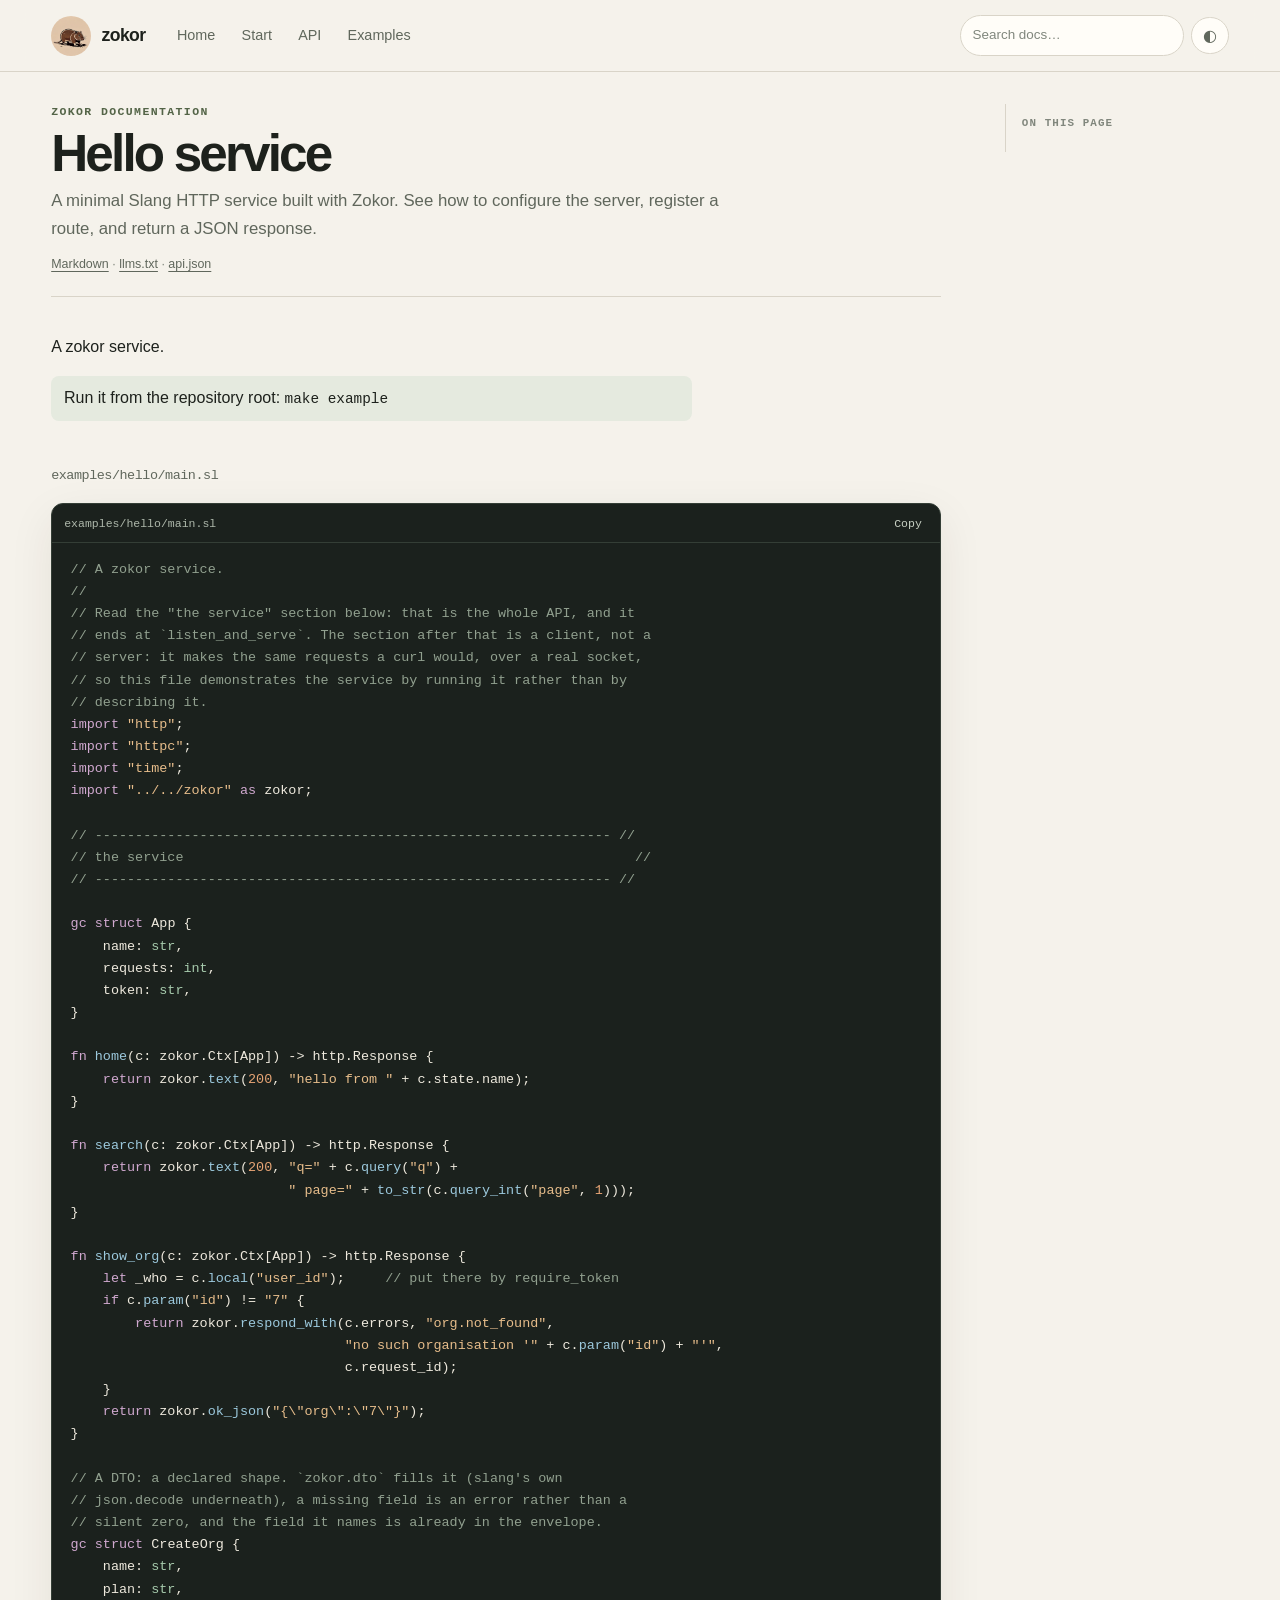
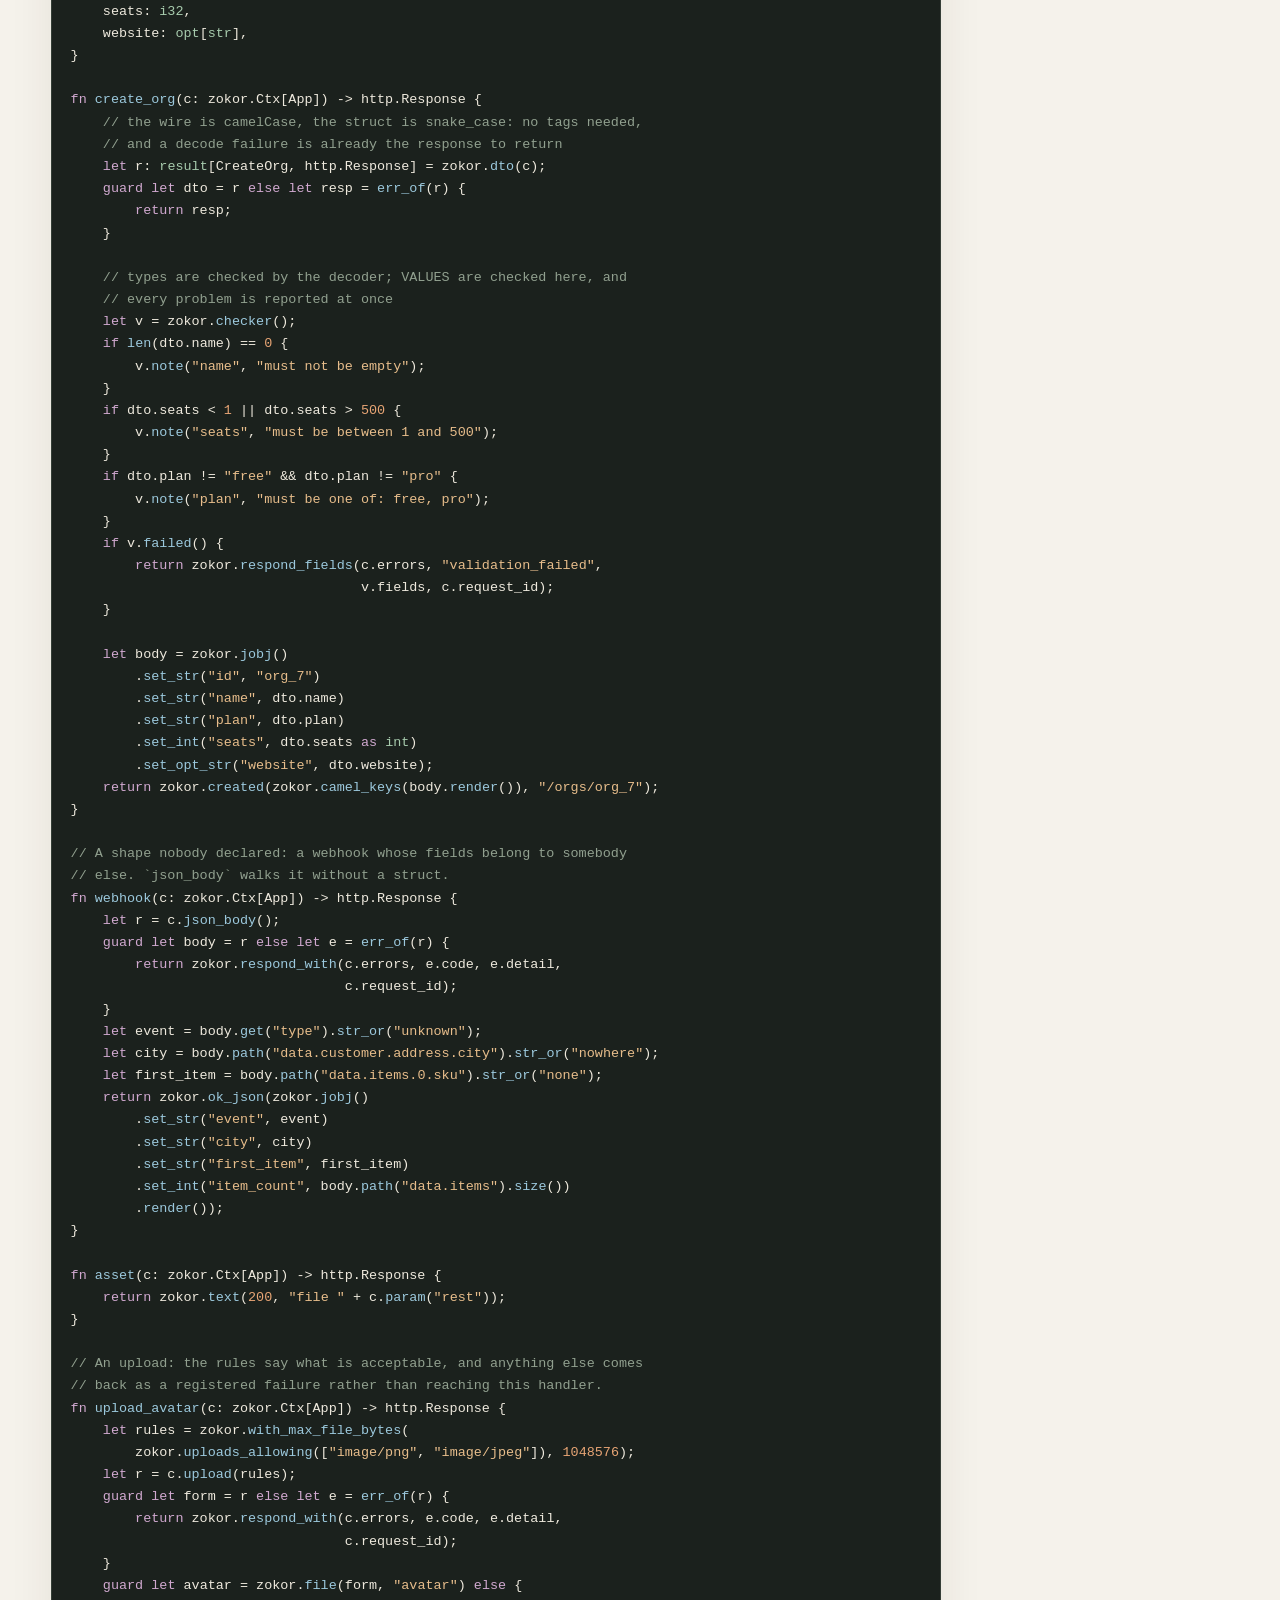
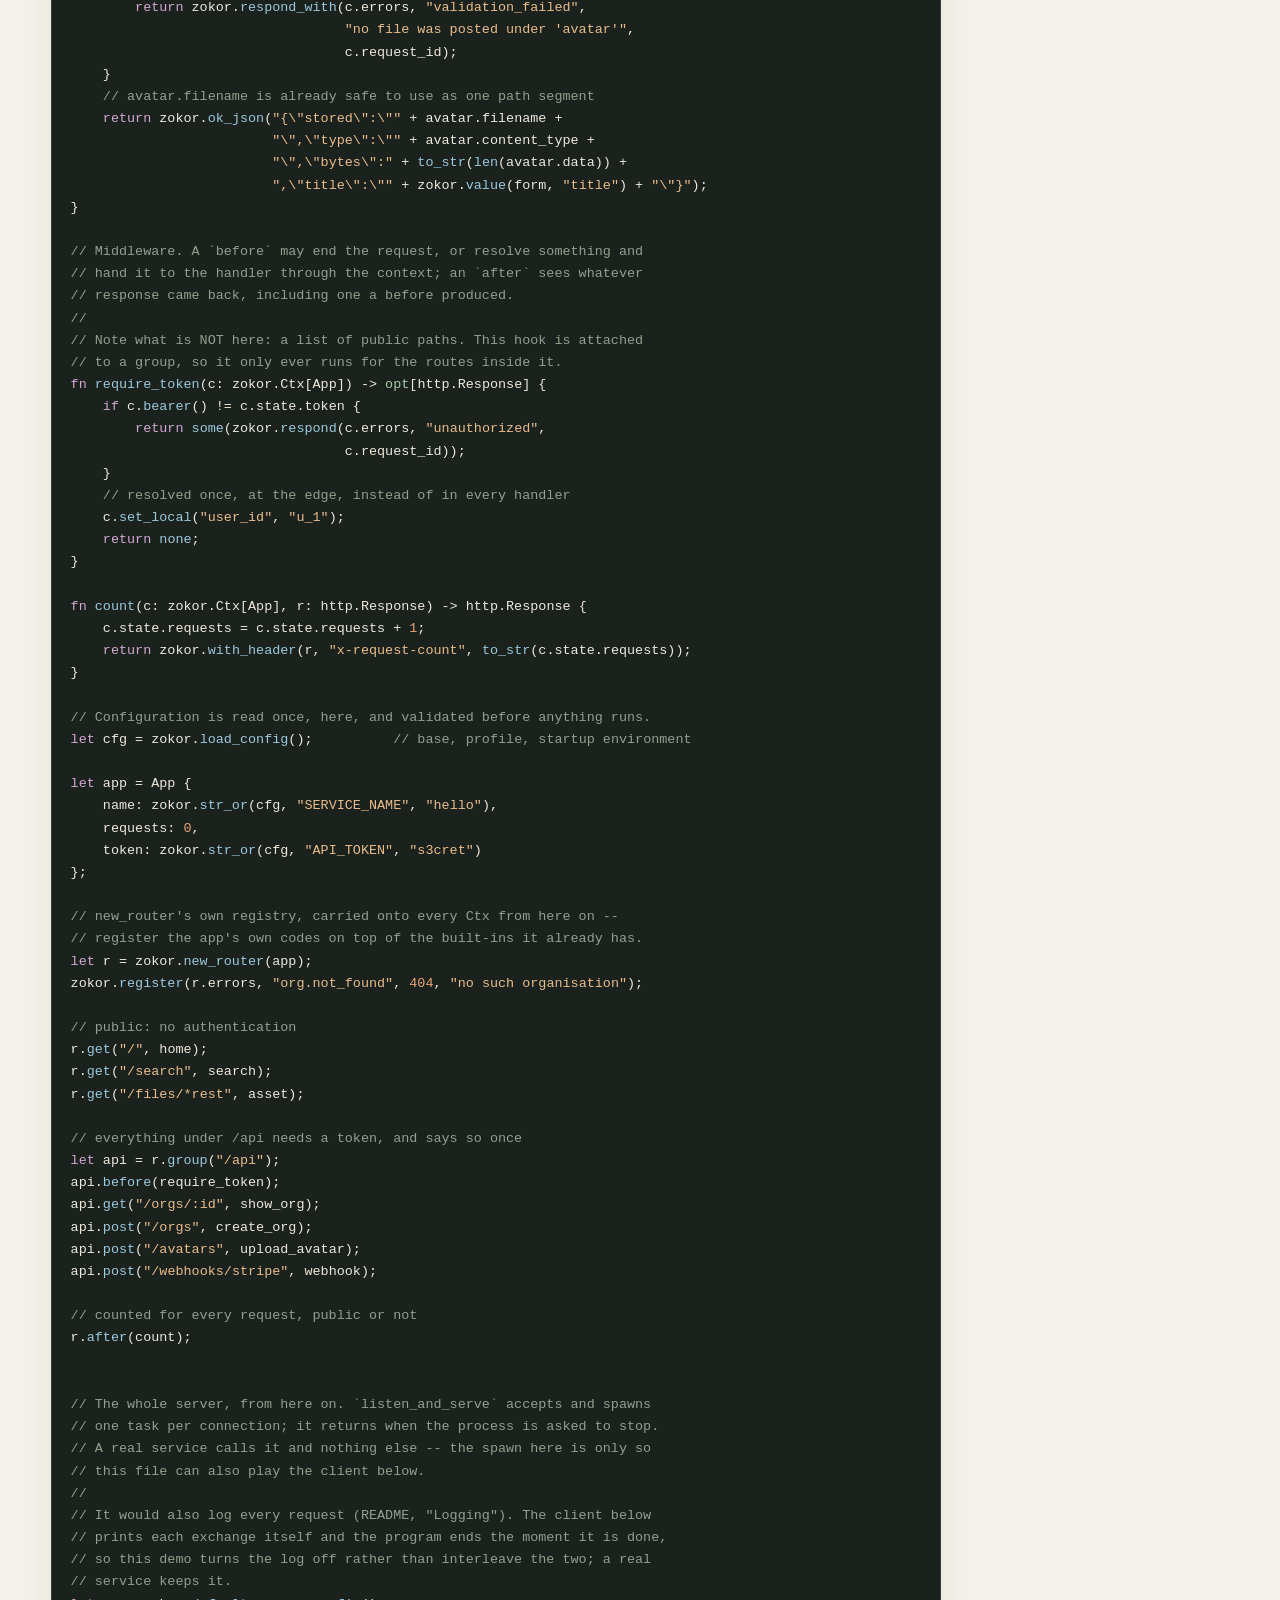
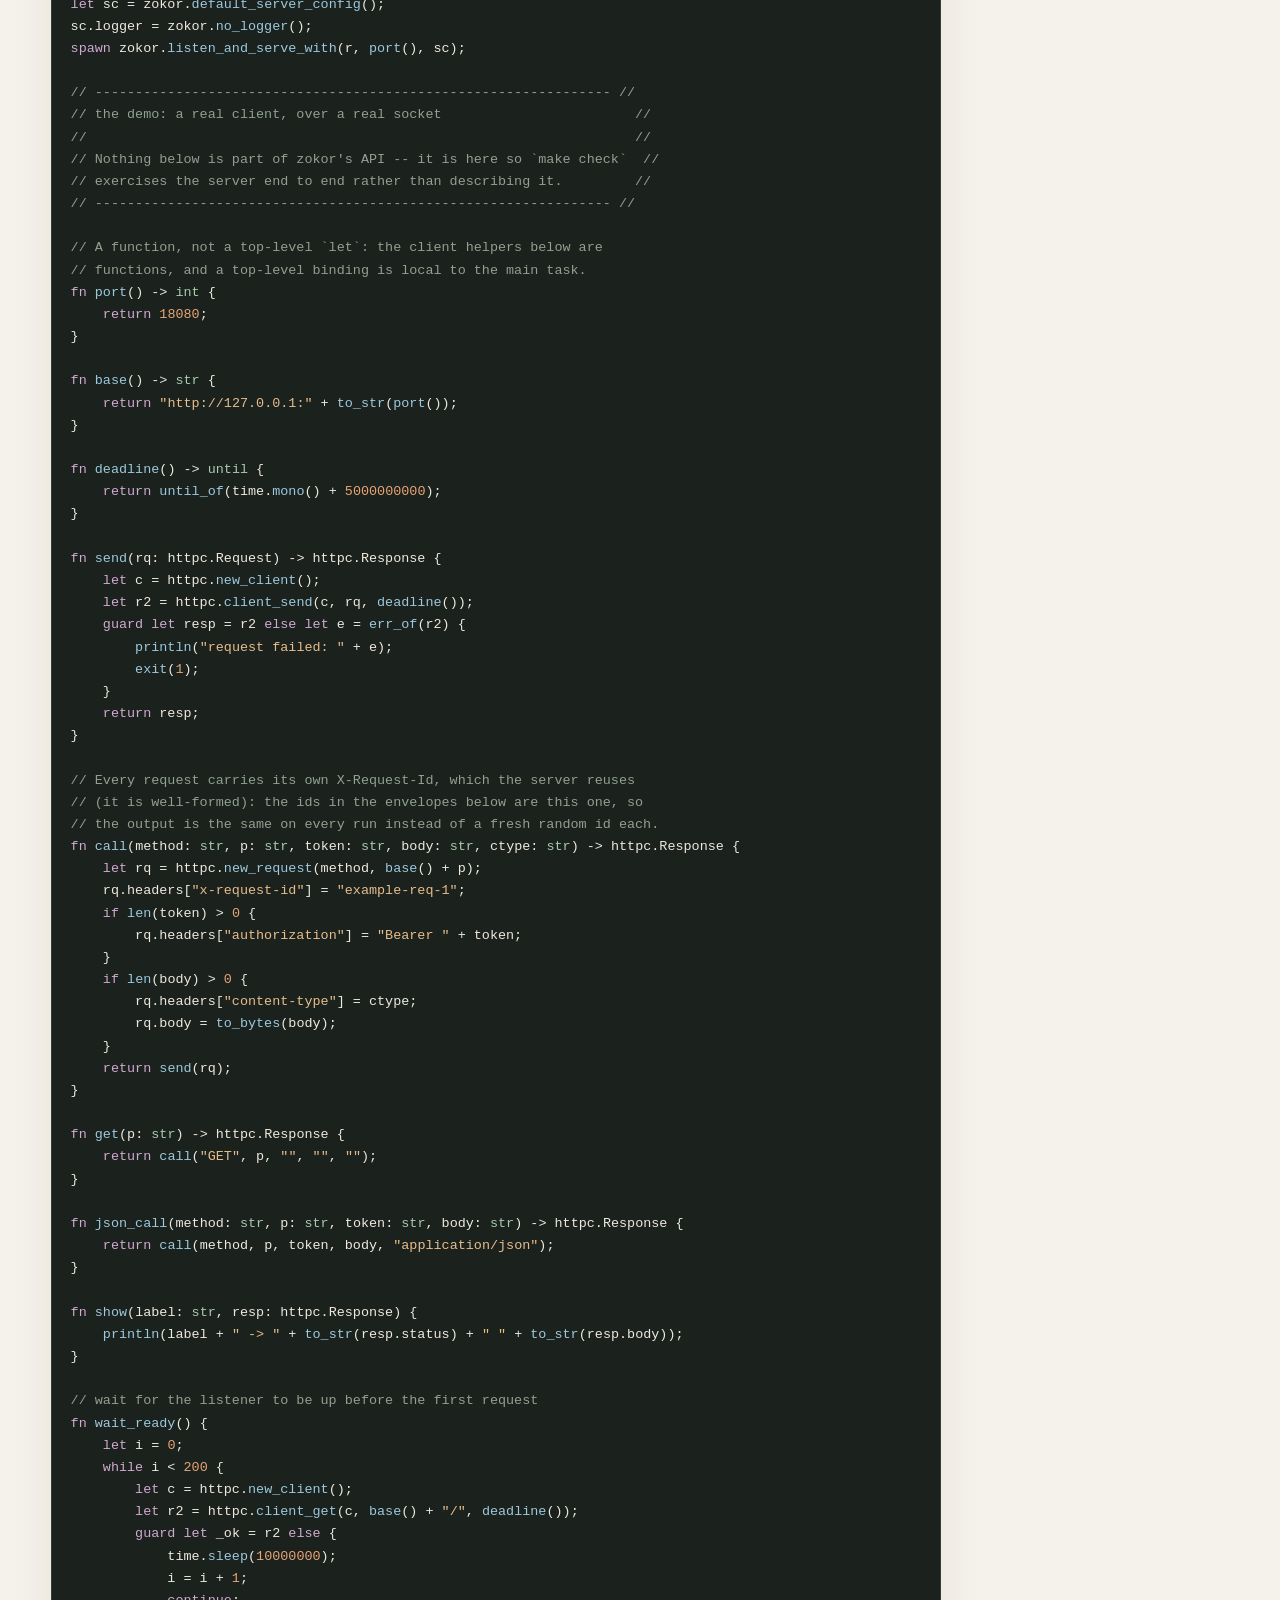
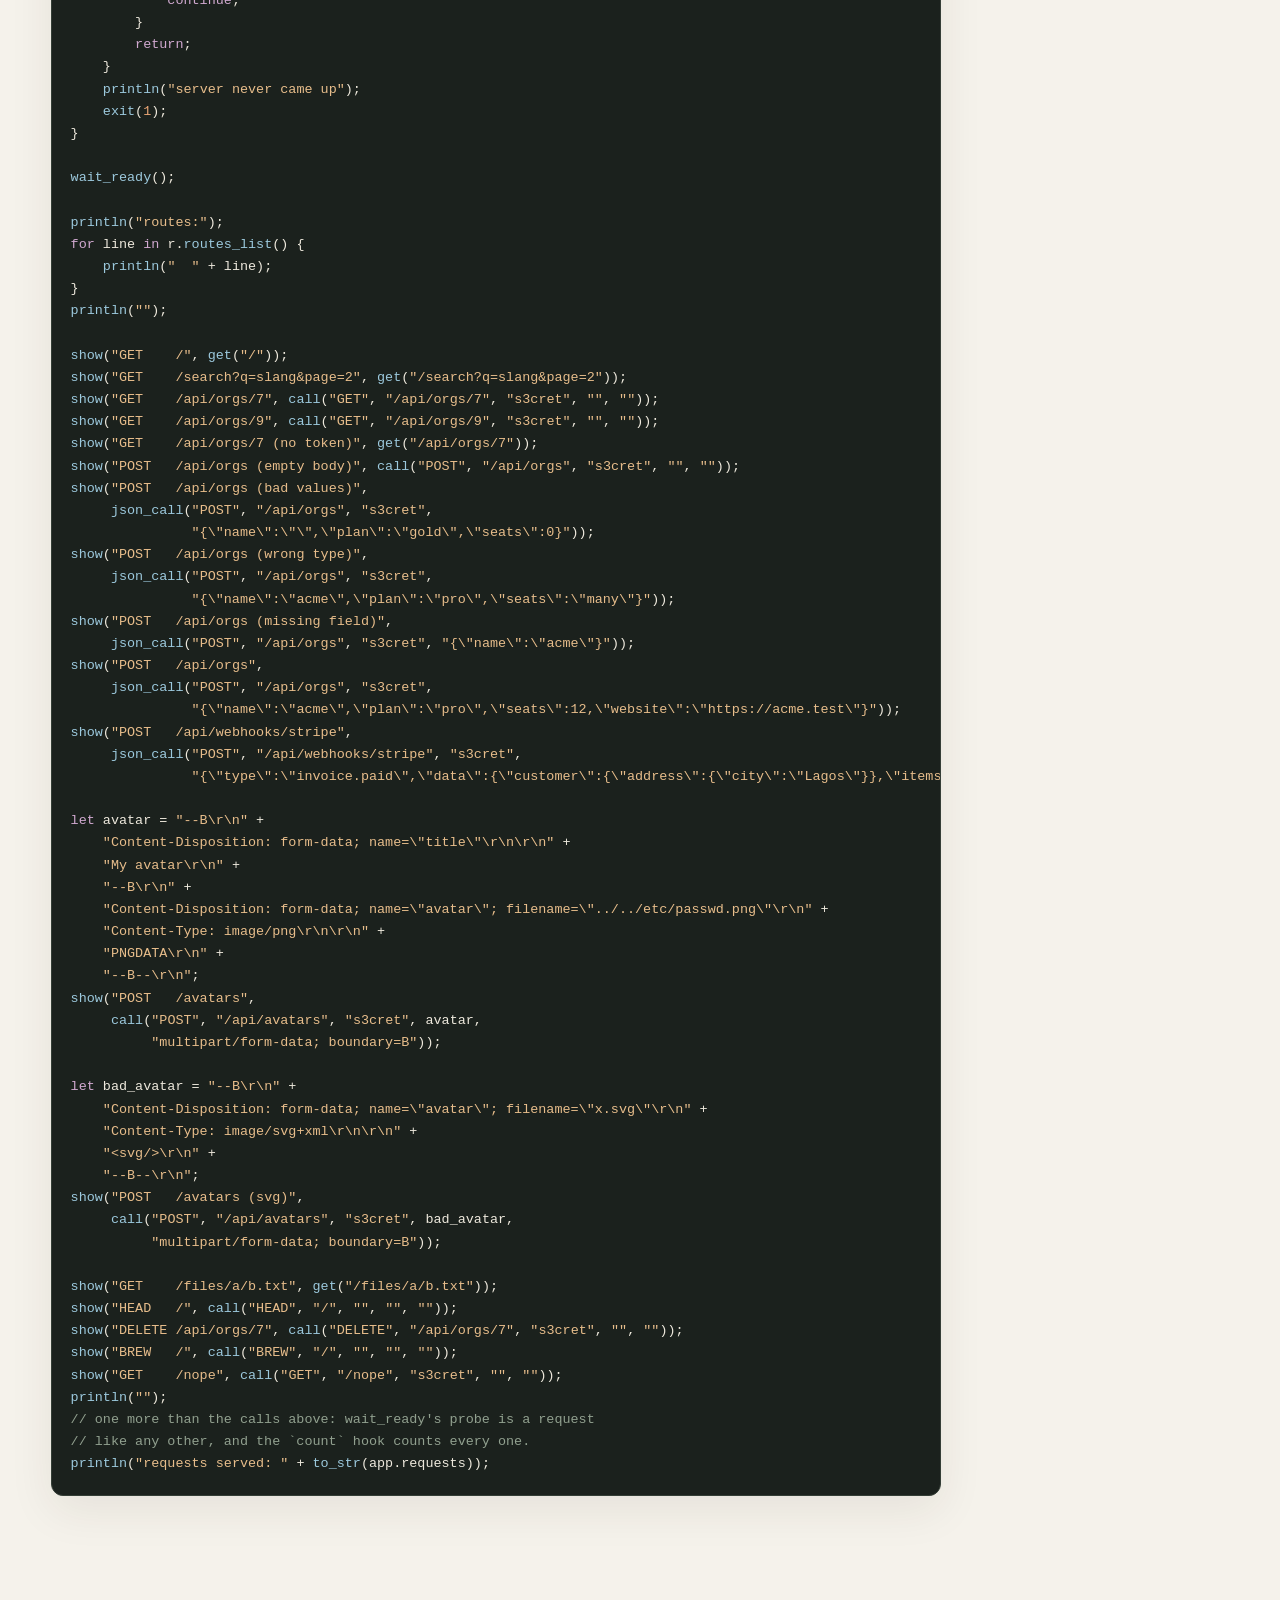
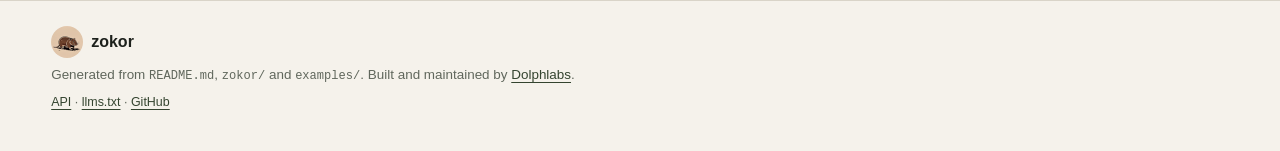
<file: docs/examples/hello.html>
<!doctype html>
<html lang="en" data-theme="auto">
<head>
<meta charset="utf-8">
<meta name="viewport" content="width=device-width, initial-scale=1">
<title>Zokor Example: Hello HTTP Service</title>
<meta name="description" content="A minimal Slang HTTP service built with Zokor. See how to configure the server, register a route, and return a JSON response.">
<meta name="author" content="Dolphlabs">
<meta property="og:site_name" content="Zokor">
<meta property="og:title" content="Zokor Example: Hello HTTP Service">
<meta property="og:description" content="A minimal Slang HTTP service built with Zokor. See how to configure the server, register a route, and return a JSON response.">
<meta property="og:type" content="website">
<meta property="og:url" content="https://zokor.dolphlabs.com/examples/hello">
<meta property="og:locale" content="en_US">
<meta name="twitter:card" content="summary_large_image">
<meta name="twitter:title" content="Zokor Example: Hello HTTP Service">
<meta name="twitter:description" content="A minimal Slang HTTP service built with Zokor. See how to configure the server, register a route, and return a JSON response.">
<link rel="canonical" href="https://zokor.dolphlabs.com/examples/hello">
<link rel="alternate" type="text/markdown" href="../examples/hello.md" title="Markdown">
<link rel="alternate" type="text/plain" href="../llms.txt" title="llms.txt">
<link rel="stylesheet" href="../style.css">
<link rel="icon" type="image/png" sizes="64x64" href="../assets/zokor-icon-64.png">
<meta property="og:image" content="https://zokor.dolphlabs.com/assets/zokor-card-1200x630.jpg"><meta property="og:image:alt" content="Zokor, a backend framework for Slang"><meta property="og:image:width" content="1200"><meta property="og:image:height" content="630"><meta name="twitter:image" content="https://zokor.dolphlabs.com/assets/zokor-card-1200x630.jpg"><meta name="twitter:image:alt" content="Zokor, a backend framework for Slang">
</head>
<body>
<a class="skip" href="#main">Skip to content</a>
<header class="topbar">
  <a class="brand" href="../">
    <img src="../assets/zokor-header-256.png" width="40" height="40" alt="">
    <span>zokor</span>
  </a>
  <button id="navtoggle" class="navtoggle" type="button" aria-label="Toggle navigation"
          aria-expanded="false" aria-controls="mainnav">
    <span></span><span></span><span></span>
  </button>
  <nav class="mainnav" id="mainnav" aria-label="Main navigation"><a href="../">Home</a><a href="../guide/start">Start</a><a href="../api/">API</a><a href="../examples/">Examples</a></nav>
  <div class="tools">
    <label class="search-label" for="search">Search</label>
    <input id="search" type="search" placeholder="Search docs…" autocomplete="off"
           aria-label="Search documentation" aria-controls="results">
    <button id="theme" type="button" aria-label="Toggle color theme">◐</button>
  </div>
</header>
<div id="navscrim" class="navscrim" hidden></div>
<div id="results" class="results" role="listbox" aria-label="Search results" hidden></div>

<main id="main">

<div class="page">
  <article class="content">
<header class="page-head"><p class="page-kicker">Zokor documentation</p><h1>Hello service</h1><p class="tagline">A minimal Slang HTTP service built with Zokor. See how to configure the server, register a route, and return a JSON response.</p><p class="agentline"><a href="../examples/hello.md">Markdown</a> · <a href="../llms.txt">llms.txt</a> · <a href="../api.json">api.json</a></p></header>
<p class="example-intro">A zokor service.</p>
<p class="run-command">Run it from the repository root: <code>make example</code></p>
<section class="example-file" id="source-examples-hello-main-sl"><h2>examples/hello/main.sl<a class="anchor" href="#source-examples-hello-main-sl" aria-label="Link to this file">#</a></h2><div class="code"><div class="code-head"><span class="code-label">examples/hello/main.sl</span><button class="copy" type="button" aria-label="Copy code">Copy</button></div><pre><code class="language-slang"><span class="tok-comment">// A zokor service.</span>
<span class="tok-comment">//</span>
<span class="tok-comment">// Read the &quot;the service&quot; section below: that is the whole API, and it</span>
<span class="tok-comment">// ends at `listen_and_serve`. The section after that is a client, not a</span>
<span class="tok-comment">// server: it makes the same requests a curl would, over a real socket,</span>
<span class="tok-comment">// so this file demonstrates the service by running it rather than by</span>
<span class="tok-comment">// describing it.</span>
<span class="tok-keyword">import</span> <span class="tok-string">&quot;http&quot;</span>;
<span class="tok-keyword">import</span> <span class="tok-string">&quot;httpc&quot;</span>;
<span class="tok-keyword">import</span> <span class="tok-string">&quot;time&quot;</span>;
<span class="tok-keyword">import</span> <span class="tok-string">&quot;../../zokor&quot;</span> <span class="tok-keyword">as</span> zokor;

<span class="tok-comment">// ---------------------------------------------------------------- //</span>
<span class="tok-comment">// the service                                                        //</span>
<span class="tok-comment">// ---------------------------------------------------------------- //</span>

<span class="tok-keyword">gc</span> <span class="tok-keyword">struct</span> App {
    name: <span class="tok-type">str</span>,
    requests: <span class="tok-type">int</span>,
    token: <span class="tok-type">str</span>,
}

<span class="tok-keyword">fn</span> <span class="tok-function">home</span>(c: zokor.Ctx[App]) -&gt; http.Response {
    <span class="tok-keyword">return</span> zokor.<span class="tok-function">text</span>(<span class="tok-number">200</span>, <span class="tok-string">&quot;hello from &quot;</span> + c.state.name);
}

<span class="tok-keyword">fn</span> <span class="tok-function">search</span>(c: zokor.Ctx[App]) -&gt; http.Response {
    <span class="tok-keyword">return</span> zokor.<span class="tok-function">text</span>(<span class="tok-number">200</span>, <span class="tok-string">&quot;q=&quot;</span> + c.<span class="tok-function">query</span>(<span class="tok-string">&quot;q&quot;</span>) +
                           <span class="tok-string">&quot; page=&quot;</span> + <span class="tok-builtin">to_str</span>(c.<span class="tok-function">query_int</span>(<span class="tok-string">&quot;page&quot;</span>, <span class="tok-number">1</span>)));
}

<span class="tok-keyword">fn</span> <span class="tok-function">show_org</span>(c: zokor.Ctx[App]) -&gt; http.Response {
    <span class="tok-keyword">let</span> _who = c.<span class="tok-function">local</span>(<span class="tok-string">&quot;user_id&quot;</span>);     <span class="tok-comment">// put there by require_token</span>
    <span class="tok-keyword">if</span> c.<span class="tok-function">param</span>(<span class="tok-string">&quot;id&quot;</span>) != <span class="tok-string">&quot;7&quot;</span> {
        <span class="tok-keyword">return</span> zokor.<span class="tok-function">respond_with</span>(c.errors, <span class="tok-string">&quot;org.not_found&quot;</span>,
                                  <span class="tok-string">&quot;no such organisation &#x27;&quot;</span> + c.<span class="tok-function">param</span>(<span class="tok-string">&quot;id&quot;</span>) + <span class="tok-string">&quot;&#x27;&quot;</span>,
                                  c.request_id);
    }
    <span class="tok-keyword">return</span> zokor.<span class="tok-function">ok_json</span>(<span class="tok-string">&quot;{\&quot;org\&quot;:\&quot;7\&quot;}&quot;</span>);
}

<span class="tok-comment">// A DTO: a declared shape. `zokor.dto` fills it (slang&#x27;s own</span>
<span class="tok-comment">// json.decode underneath), a missing field is an error rather than a</span>
<span class="tok-comment">// silent zero, and the field it names is already in the envelope.</span>
<span class="tok-keyword">gc</span> <span class="tok-keyword">struct</span> CreateOrg {
    name: <span class="tok-type">str</span>,
    plan: <span class="tok-type">str</span>,
    seats: <span class="tok-type">i32</span>,
    website: <span class="tok-type">opt</span>[<span class="tok-type">str</span>],
}

<span class="tok-keyword">fn</span> <span class="tok-function">create_org</span>(c: zokor.Ctx[App]) -&gt; http.Response {
    <span class="tok-comment">// the wire is camelCase, the struct is snake_case: no tags needed,</span>
    <span class="tok-comment">// and a decode failure is already the response to return</span>
    <span class="tok-keyword">let</span> r: <span class="tok-type">result</span>[CreateOrg, http.Response] = zokor.<span class="tok-function">dto</span>(c);
    <span class="tok-keyword">guard</span> <span class="tok-keyword">let</span> dto = r <span class="tok-keyword">else</span> <span class="tok-keyword">let</span> resp = <span class="tok-builtin">err_of</span>(r) {
        <span class="tok-keyword">return</span> resp;
    }

    <span class="tok-comment">// types are checked by the decoder; VALUES are checked here, and</span>
    <span class="tok-comment">// every problem is reported at once</span>
    <span class="tok-keyword">let</span> v = zokor.<span class="tok-function">checker</span>();
    <span class="tok-keyword">if</span> <span class="tok-builtin">len</span>(dto.name) == <span class="tok-number">0</span> {
        v.<span class="tok-function">note</span>(<span class="tok-string">&quot;name&quot;</span>, <span class="tok-string">&quot;must not be empty&quot;</span>);
    }
    <span class="tok-keyword">if</span> dto.seats &lt; <span class="tok-number">1</span> || dto.seats &gt; <span class="tok-number">500</span> {
        v.<span class="tok-function">note</span>(<span class="tok-string">&quot;seats&quot;</span>, <span class="tok-string">&quot;must be between 1 and 500&quot;</span>);
    }
    <span class="tok-keyword">if</span> dto.plan != <span class="tok-string">&quot;free&quot;</span> &amp;&amp; dto.plan != <span class="tok-string">&quot;pro&quot;</span> {
        v.<span class="tok-function">note</span>(<span class="tok-string">&quot;plan&quot;</span>, <span class="tok-string">&quot;must be one of: free, pro&quot;</span>);
    }
    <span class="tok-keyword">if</span> v.<span class="tok-function">failed</span>() {
        <span class="tok-keyword">return</span> zokor.<span class="tok-function">respond_fields</span>(c.errors, <span class="tok-string">&quot;validation_failed&quot;</span>,
                                    v.fields, c.request_id);
    }

    <span class="tok-keyword">let</span> body = zokor.<span class="tok-function">jobj</span>()
        .<span class="tok-function">set_str</span>(<span class="tok-string">&quot;id&quot;</span>, <span class="tok-string">&quot;org_7&quot;</span>)
        .<span class="tok-function">set_str</span>(<span class="tok-string">&quot;name&quot;</span>, dto.name)
        .<span class="tok-function">set_str</span>(<span class="tok-string">&quot;plan&quot;</span>, dto.plan)
        .<span class="tok-function">set_int</span>(<span class="tok-string">&quot;seats&quot;</span>, dto.seats <span class="tok-keyword">as</span> <span class="tok-type">int</span>)
        .<span class="tok-function">set_opt_str</span>(<span class="tok-string">&quot;website&quot;</span>, dto.website);
    <span class="tok-keyword">return</span> zokor.<span class="tok-function">created</span>(zokor.<span class="tok-function">camel_keys</span>(body.<span class="tok-function">render</span>()), <span class="tok-string">&quot;/orgs/org_7&quot;</span>);
}

<span class="tok-comment">// A shape nobody declared: a webhook whose fields belong to somebody</span>
<span class="tok-comment">// else. `json_body` walks it without a struct.</span>
<span class="tok-keyword">fn</span> <span class="tok-function">webhook</span>(c: zokor.Ctx[App]) -&gt; http.Response {
    <span class="tok-keyword">let</span> r = c.<span class="tok-function">json_body</span>();
    <span class="tok-keyword">guard</span> <span class="tok-keyword">let</span> body = r <span class="tok-keyword">else</span> <span class="tok-keyword">let</span> e = <span class="tok-builtin">err_of</span>(r) {
        <span class="tok-keyword">return</span> zokor.<span class="tok-function">respond_with</span>(c.errors, e.code, e.detail,
                                  c.request_id);
    }
    <span class="tok-keyword">let</span> event = body.<span class="tok-function">get</span>(<span class="tok-string">&quot;type&quot;</span>).<span class="tok-function">str_or</span>(<span class="tok-string">&quot;unknown&quot;</span>);
    <span class="tok-keyword">let</span> city = body.<span class="tok-function">path</span>(<span class="tok-string">&quot;data.customer.address.city&quot;</span>).<span class="tok-function">str_or</span>(<span class="tok-string">&quot;nowhere&quot;</span>);
    <span class="tok-keyword">let</span> first_item = body.<span class="tok-function">path</span>(<span class="tok-string">&quot;data.items.0.sku&quot;</span>).<span class="tok-function">str_or</span>(<span class="tok-string">&quot;none&quot;</span>);
    <span class="tok-keyword">return</span> zokor.<span class="tok-function">ok_json</span>(zokor.<span class="tok-function">jobj</span>()
        .<span class="tok-function">set_str</span>(<span class="tok-string">&quot;event&quot;</span>, event)
        .<span class="tok-function">set_str</span>(<span class="tok-string">&quot;city&quot;</span>, city)
        .<span class="tok-function">set_str</span>(<span class="tok-string">&quot;first_item&quot;</span>, first_item)
        .<span class="tok-function">set_int</span>(<span class="tok-string">&quot;item_count&quot;</span>, body.<span class="tok-function">path</span>(<span class="tok-string">&quot;data.items&quot;</span>).<span class="tok-function">size</span>())
        .<span class="tok-function">render</span>());
}

<span class="tok-keyword">fn</span> <span class="tok-function">asset</span>(c: zokor.Ctx[App]) -&gt; http.Response {
    <span class="tok-keyword">return</span> zokor.<span class="tok-function">text</span>(<span class="tok-number">200</span>, <span class="tok-string">&quot;file &quot;</span> + c.<span class="tok-function">param</span>(<span class="tok-string">&quot;rest&quot;</span>));
}

<span class="tok-comment">// An upload: the rules say what is acceptable, and anything else comes</span>
<span class="tok-comment">// back as a registered failure rather than reaching this handler.</span>
<span class="tok-keyword">fn</span> <span class="tok-function">upload_avatar</span>(c: zokor.Ctx[App]) -&gt; http.Response {
    <span class="tok-keyword">let</span> rules = zokor.<span class="tok-function">with_max_file_bytes</span>(
        zokor.<span class="tok-function">uploads_allowing</span>([<span class="tok-string">&quot;image/png&quot;</span>, <span class="tok-string">&quot;image/jpeg&quot;</span>]), <span class="tok-number">1048576</span>);
    <span class="tok-keyword">let</span> r = c.<span class="tok-function">upload</span>(rules);
    <span class="tok-keyword">guard</span> <span class="tok-keyword">let</span> form = r <span class="tok-keyword">else</span> <span class="tok-keyword">let</span> e = <span class="tok-builtin">err_of</span>(r) {
        <span class="tok-keyword">return</span> zokor.<span class="tok-function">respond_with</span>(c.errors, e.code, e.detail,
                                  c.request_id);
    }
    <span class="tok-keyword">guard</span> <span class="tok-keyword">let</span> avatar = zokor.<span class="tok-function">file</span>(form, <span class="tok-string">&quot;avatar&quot;</span>) <span class="tok-keyword">else</span> {
        <span class="tok-keyword">return</span> zokor.<span class="tok-function">respond_with</span>(c.errors, <span class="tok-string">&quot;validation_failed&quot;</span>,
                                  <span class="tok-string">&quot;no file was posted under &#x27;avatar&#x27;&quot;</span>,
                                  c.request_id);
    }
    <span class="tok-comment">// avatar.filename is already safe to use as one path segment</span>
    <span class="tok-keyword">return</span> zokor.<span class="tok-function">ok_json</span>(<span class="tok-string">&quot;{\&quot;stored\&quot;:\&quot;&quot;</span> + avatar.filename +
                         <span class="tok-string">&quot;\&quot;,\&quot;type\&quot;:\&quot;&quot;</span> + avatar.content_type +
                         <span class="tok-string">&quot;\&quot;,\&quot;bytes\&quot;:&quot;</span> + <span class="tok-builtin">to_str</span>(<span class="tok-builtin">len</span>(avatar.data)) +
                         <span class="tok-string">&quot;,\&quot;title\&quot;:\&quot;&quot;</span> + zokor.<span class="tok-function">value</span>(form, <span class="tok-string">&quot;title&quot;</span>) + <span class="tok-string">&quot;\&quot;}&quot;</span>);
}

<span class="tok-comment">// Middleware. A `before` may end the request, or resolve something and</span>
<span class="tok-comment">// hand it to the handler through the context; an `after` sees whatever</span>
<span class="tok-comment">// response came back, including one a before produced.</span>
<span class="tok-comment">//</span>
<span class="tok-comment">// Note what is NOT here: a list of public paths. This hook is attached</span>
<span class="tok-comment">// to a group, so it only ever runs for the routes inside it.</span>
<span class="tok-keyword">fn</span> <span class="tok-function">require_token</span>(c: zokor.Ctx[App]) -&gt; <span class="tok-type">opt</span>[http.Response] {
    <span class="tok-keyword">if</span> c.<span class="tok-function">bearer</span>() != c.state.token {
        <span class="tok-keyword">return</span> <span class="tok-builtin">some</span>(zokor.<span class="tok-function">respond</span>(c.errors, <span class="tok-string">&quot;unauthorized&quot;</span>,
                                  c.request_id));
    }
    <span class="tok-comment">// resolved once, at the edge, instead of in every handler</span>
    c.<span class="tok-function">set_local</span>(<span class="tok-string">&quot;user_id&quot;</span>, <span class="tok-string">&quot;u_1&quot;</span>);
    <span class="tok-keyword">return</span> <span class="tok-builtin">none</span>;
}

<span class="tok-keyword">fn</span> <span class="tok-function">count</span>(c: zokor.Ctx[App], r: http.Response) -&gt; http.Response {
    c.state.requests = c.state.requests + <span class="tok-number">1</span>;
    <span class="tok-keyword">return</span> zokor.<span class="tok-function">with_header</span>(r, <span class="tok-string">&quot;x-request-count&quot;</span>, <span class="tok-builtin">to_str</span>(c.state.requests));
}

<span class="tok-comment">// Configuration is read once, here, and validated before anything runs.</span>
<span class="tok-keyword">let</span> cfg = zokor.<span class="tok-function">load_config</span>();          <span class="tok-comment">// base, profile, startup environment</span>

<span class="tok-keyword">let</span> app = App {
    name: zokor.<span class="tok-function">str_or</span>(cfg, <span class="tok-string">&quot;SERVICE_NAME&quot;</span>, <span class="tok-string">&quot;hello&quot;</span>),
    requests: <span class="tok-number">0</span>,
    token: zokor.<span class="tok-function">str_or</span>(cfg, <span class="tok-string">&quot;API_TOKEN&quot;</span>, <span class="tok-string">&quot;s3cret&quot;</span>)
};

<span class="tok-comment">// new_router&#x27;s own registry, carried onto every Ctx from here on --</span>
<span class="tok-comment">// register the app&#x27;s own codes on top of the built-ins it already has.</span>
<span class="tok-keyword">let</span> r = zokor.<span class="tok-function">new_router</span>(app);
zokor.<span class="tok-function">register</span>(r.errors, <span class="tok-string">&quot;org.not_found&quot;</span>, <span class="tok-number">404</span>, <span class="tok-string">&quot;no such organisation&quot;</span>);

<span class="tok-comment">// public: no authentication</span>
r.<span class="tok-function">get</span>(<span class="tok-string">&quot;/&quot;</span>, home);
r.<span class="tok-function">get</span>(<span class="tok-string">&quot;/search&quot;</span>, search);
r.<span class="tok-function">get</span>(<span class="tok-string">&quot;/files/*rest&quot;</span>, asset);

<span class="tok-comment">// everything under /api needs a token, and says so once</span>
<span class="tok-keyword">let</span> api = r.<span class="tok-function">group</span>(<span class="tok-string">&quot;/api&quot;</span>);
api.<span class="tok-function">before</span>(require_token);
api.<span class="tok-function">get</span>(<span class="tok-string">&quot;/orgs/:id&quot;</span>, show_org);
api.<span class="tok-function">post</span>(<span class="tok-string">&quot;/orgs&quot;</span>, create_org);
api.<span class="tok-function">post</span>(<span class="tok-string">&quot;/avatars&quot;</span>, upload_avatar);
api.<span class="tok-function">post</span>(<span class="tok-string">&quot;/webhooks/stripe&quot;</span>, webhook);

<span class="tok-comment">// counted for every request, public or not</span>
r.<span class="tok-function">after</span>(count);


<span class="tok-comment">// The whole server, from here on. `listen_and_serve` accepts and spawns</span>
<span class="tok-comment">// one task per connection; it returns when the process is asked to stop.</span>
<span class="tok-comment">// A real service calls it and nothing else -- the spawn here is only so</span>
<span class="tok-comment">// this file can also play the client below.</span>
<span class="tok-comment">//</span>
<span class="tok-comment">// It would also log every request (README, &quot;Logging&quot;). The client below</span>
<span class="tok-comment">// prints each exchange itself and the program ends the moment it is done,</span>
<span class="tok-comment">// so this demo turns the log off rather than interleave the two; a real</span>
<span class="tok-comment">// service keeps it.</span>
<span class="tok-keyword">let</span> sc = zokor.<span class="tok-function">default_server_config</span>();
sc.logger = zokor.<span class="tok-function">no_logger</span>();
<span class="tok-keyword">spawn</span> zokor.<span class="tok-function">listen_and_serve_with</span>(r, <span class="tok-function">port</span>(), sc);

<span class="tok-comment">// ---------------------------------------------------------------- //</span>
<span class="tok-comment">// the demo: a real client, over a real socket                        //</span>
<span class="tok-comment">//                                                                    //</span>
<span class="tok-comment">// Nothing below is part of zokor&#x27;s API -- it is here so `make check`  //</span>
<span class="tok-comment">// exercises the server end to end rather than describing it.         //</span>
<span class="tok-comment">// ---------------------------------------------------------------- //</span>

<span class="tok-comment">// A function, not a top-level `let`: the client helpers below are</span>
<span class="tok-comment">// functions, and a top-level binding is local to the main task.</span>
<span class="tok-keyword">fn</span> <span class="tok-function">port</span>() -&gt; <span class="tok-type">int</span> {
    <span class="tok-keyword">return</span> <span class="tok-number">18080</span>;
}

<span class="tok-keyword">fn</span> <span class="tok-function">base</span>() -&gt; <span class="tok-type">str</span> {
    <span class="tok-keyword">return</span> <span class="tok-string">&quot;http://127.0.0.1:&quot;</span> + <span class="tok-builtin">to_str</span>(<span class="tok-function">port</span>());
}

<span class="tok-keyword">fn</span> <span class="tok-function">deadline</span>() -&gt; <span class="tok-type">until</span> {
    <span class="tok-keyword">return</span> <span class="tok-builtin">until_of</span>(time.<span class="tok-function">mono</span>() + <span class="tok-number">5000000000</span>);
}

<span class="tok-keyword">fn</span> <span class="tok-function">send</span>(rq: httpc.Request) -&gt; httpc.Response {
    <span class="tok-keyword">let</span> c = httpc.<span class="tok-function">new_client</span>();
    <span class="tok-keyword">let</span> r2 = httpc.<span class="tok-function">client_send</span>(c, rq, <span class="tok-function">deadline</span>());
    <span class="tok-keyword">guard</span> <span class="tok-keyword">let</span> resp = r2 <span class="tok-keyword">else</span> <span class="tok-keyword">let</span> e = <span class="tok-builtin">err_of</span>(r2) {
        <span class="tok-builtin">println</span>(<span class="tok-string">&quot;request failed: &quot;</span> + e);
        <span class="tok-builtin">exit</span>(<span class="tok-number">1</span>);
    }
    <span class="tok-keyword">return</span> resp;
}

<span class="tok-comment">// Every request carries its own X-Request-Id, which the server reuses</span>
<span class="tok-comment">// (it is well-formed): the ids in the envelopes below are this one, so</span>
<span class="tok-comment">// the output is the same on every run instead of a fresh random id each.</span>
<span class="tok-keyword">fn</span> <span class="tok-function">call</span>(method: <span class="tok-type">str</span>, p: <span class="tok-type">str</span>, token: <span class="tok-type">str</span>, body: <span class="tok-type">str</span>, ctype: <span class="tok-type">str</span>) -&gt; httpc.Response {
    <span class="tok-keyword">let</span> rq = httpc.<span class="tok-function">new_request</span>(method, <span class="tok-function">base</span>() + p);
    rq.headers[<span class="tok-string">&quot;x-request-id&quot;</span>] = <span class="tok-string">&quot;example-req-1&quot;</span>;
    <span class="tok-keyword">if</span> <span class="tok-builtin">len</span>(token) &gt; <span class="tok-number">0</span> {
        rq.headers[<span class="tok-string">&quot;authorization&quot;</span>] = <span class="tok-string">&quot;Bearer &quot;</span> + token;
    }
    <span class="tok-keyword">if</span> <span class="tok-builtin">len</span>(body) &gt; <span class="tok-number">0</span> {
        rq.headers[<span class="tok-string">&quot;content-type&quot;</span>] = ctype;
        rq.body = <span class="tok-builtin">to_bytes</span>(body);
    }
    <span class="tok-keyword">return</span> <span class="tok-function">send</span>(rq);
}

<span class="tok-keyword">fn</span> <span class="tok-function">get</span>(p: <span class="tok-type">str</span>) -&gt; httpc.Response {
    <span class="tok-keyword">return</span> <span class="tok-function">call</span>(<span class="tok-string">&quot;GET&quot;</span>, p, <span class="tok-string">&quot;&quot;</span>, <span class="tok-string">&quot;&quot;</span>, <span class="tok-string">&quot;&quot;</span>);
}

<span class="tok-keyword">fn</span> <span class="tok-function">json_call</span>(method: <span class="tok-type">str</span>, p: <span class="tok-type">str</span>, token: <span class="tok-type">str</span>, body: <span class="tok-type">str</span>) -&gt; httpc.Response {
    <span class="tok-keyword">return</span> <span class="tok-function">call</span>(method, p, token, body, <span class="tok-string">&quot;application/json&quot;</span>);
}

<span class="tok-keyword">fn</span> <span class="tok-function">show</span>(label: <span class="tok-type">str</span>, resp: httpc.Response) {
    <span class="tok-builtin">println</span>(label + <span class="tok-string">&quot; -&gt; &quot;</span> + <span class="tok-builtin">to_str</span>(resp.status) + <span class="tok-string">&quot; &quot;</span> + <span class="tok-builtin">to_str</span>(resp.body));
}

<span class="tok-comment">// wait for the listener to be up before the first request</span>
<span class="tok-keyword">fn</span> <span class="tok-function">wait_ready</span>() {
    <span class="tok-keyword">let</span> i = <span class="tok-number">0</span>;
    <span class="tok-keyword">while</span> i &lt; <span class="tok-number">200</span> {
        <span class="tok-keyword">let</span> c = httpc.<span class="tok-function">new_client</span>();
        <span class="tok-keyword">let</span> r2 = httpc.<span class="tok-function">client_get</span>(c, <span class="tok-function">base</span>() + <span class="tok-string">&quot;/&quot;</span>, <span class="tok-function">deadline</span>());
        <span class="tok-keyword">guard</span> <span class="tok-keyword">let</span> _ok = r2 <span class="tok-keyword">else</span> {
            time.<span class="tok-function">sleep</span>(<span class="tok-number">10000000</span>);
            i = i + <span class="tok-number">1</span>;
            <span class="tok-keyword">continue</span>;
        }
        <span class="tok-keyword">return</span>;
    }
    <span class="tok-builtin">println</span>(<span class="tok-string">&quot;server never came up&quot;</span>);
    <span class="tok-builtin">exit</span>(<span class="tok-number">1</span>);
}

<span class="tok-function">wait_ready</span>();

<span class="tok-builtin">println</span>(<span class="tok-string">&quot;routes:&quot;</span>);
<span class="tok-keyword">for</span> line <span class="tok-keyword">in</span> r.<span class="tok-function">routes_list</span>() {
    <span class="tok-builtin">println</span>(<span class="tok-string">&quot;  &quot;</span> + line);
}
<span class="tok-builtin">println</span>(<span class="tok-string">&quot;&quot;</span>);

<span class="tok-function">show</span>(<span class="tok-string">&quot;GET    /&quot;</span>, <span class="tok-function">get</span>(<span class="tok-string">&quot;/&quot;</span>));
<span class="tok-function">show</span>(<span class="tok-string">&quot;GET    /search?q=slang&amp;page=2&quot;</span>, <span class="tok-function">get</span>(<span class="tok-string">&quot;/search?q=slang&amp;page=2&quot;</span>));
<span class="tok-function">show</span>(<span class="tok-string">&quot;GET    /api/orgs/7&quot;</span>, <span class="tok-function">call</span>(<span class="tok-string">&quot;GET&quot;</span>, <span class="tok-string">&quot;/api/orgs/7&quot;</span>, <span class="tok-string">&quot;s3cret&quot;</span>, <span class="tok-string">&quot;&quot;</span>, <span class="tok-string">&quot;&quot;</span>));
<span class="tok-function">show</span>(<span class="tok-string">&quot;GET    /api/orgs/9&quot;</span>, <span class="tok-function">call</span>(<span class="tok-string">&quot;GET&quot;</span>, <span class="tok-string">&quot;/api/orgs/9&quot;</span>, <span class="tok-string">&quot;s3cret&quot;</span>, <span class="tok-string">&quot;&quot;</span>, <span class="tok-string">&quot;&quot;</span>));
<span class="tok-function">show</span>(<span class="tok-string">&quot;GET    /api/orgs/7 (no token)&quot;</span>, <span class="tok-function">get</span>(<span class="tok-string">&quot;/api/orgs/7&quot;</span>));
<span class="tok-function">show</span>(<span class="tok-string">&quot;POST   /api/orgs (empty body)&quot;</span>, <span class="tok-function">call</span>(<span class="tok-string">&quot;POST&quot;</span>, <span class="tok-string">&quot;/api/orgs&quot;</span>, <span class="tok-string">&quot;s3cret&quot;</span>, <span class="tok-string">&quot;&quot;</span>, <span class="tok-string">&quot;&quot;</span>));
<span class="tok-function">show</span>(<span class="tok-string">&quot;POST   /api/orgs (bad values)&quot;</span>,
     <span class="tok-function">json_call</span>(<span class="tok-string">&quot;POST&quot;</span>, <span class="tok-string">&quot;/api/orgs&quot;</span>, <span class="tok-string">&quot;s3cret&quot;</span>,
               <span class="tok-string">&quot;{\&quot;name\&quot;:\&quot;\&quot;,\&quot;plan\&quot;:\&quot;gold\&quot;,\&quot;seats\&quot;:0}&quot;</span>));
<span class="tok-function">show</span>(<span class="tok-string">&quot;POST   /api/orgs (wrong type)&quot;</span>,
     <span class="tok-function">json_call</span>(<span class="tok-string">&quot;POST&quot;</span>, <span class="tok-string">&quot;/api/orgs&quot;</span>, <span class="tok-string">&quot;s3cret&quot;</span>,
               <span class="tok-string">&quot;{\&quot;name\&quot;:\&quot;acme\&quot;,\&quot;plan\&quot;:\&quot;pro\&quot;,\&quot;seats\&quot;:\&quot;many\&quot;}&quot;</span>));
<span class="tok-function">show</span>(<span class="tok-string">&quot;POST   /api/orgs (missing field)&quot;</span>,
     <span class="tok-function">json_call</span>(<span class="tok-string">&quot;POST&quot;</span>, <span class="tok-string">&quot;/api/orgs&quot;</span>, <span class="tok-string">&quot;s3cret&quot;</span>, <span class="tok-string">&quot;{\&quot;name\&quot;:\&quot;acme\&quot;}&quot;</span>));
<span class="tok-function">show</span>(<span class="tok-string">&quot;POST   /api/orgs&quot;</span>,
     <span class="tok-function">json_call</span>(<span class="tok-string">&quot;POST&quot;</span>, <span class="tok-string">&quot;/api/orgs&quot;</span>, <span class="tok-string">&quot;s3cret&quot;</span>,
               <span class="tok-string">&quot;{\&quot;name\&quot;:\&quot;acme\&quot;,\&quot;plan\&quot;:\&quot;pro\&quot;,\&quot;seats\&quot;:12,\&quot;website\&quot;:\&quot;https://acme.test\&quot;}&quot;</span>));
<span class="tok-function">show</span>(<span class="tok-string">&quot;POST   /api/webhooks/stripe&quot;</span>,
     <span class="tok-function">json_call</span>(<span class="tok-string">&quot;POST&quot;</span>, <span class="tok-string">&quot;/api/webhooks/stripe&quot;</span>, <span class="tok-string">&quot;s3cret&quot;</span>,
               <span class="tok-string">&quot;{\&quot;type\&quot;:\&quot;invoice.paid\&quot;,\&quot;data\&quot;:{\&quot;customer\&quot;:{\&quot;address\&quot;:{\&quot;city\&quot;:\&quot;Lagos\&quot;}},\&quot;items\&quot;:[{\&quot;sku\&quot;:\&quot;A1\&quot;},{\&quot;sku\&quot;:\&quot;B2\&quot;}]}}&quot;</span>));

<span class="tok-keyword">let</span> avatar = <span class="tok-string">&quot;--B\r\n&quot;</span> +
    <span class="tok-string">&quot;Content-Disposition: form-data; name=\&quot;title\&quot;\r\n\r\n&quot;</span> +
    <span class="tok-string">&quot;My avatar\r\n&quot;</span> +
    <span class="tok-string">&quot;--B\r\n&quot;</span> +
    <span class="tok-string">&quot;Content-Disposition: form-data; name=\&quot;avatar\&quot;; filename=\&quot;../../etc/passwd.png\&quot;\r\n&quot;</span> +
    <span class="tok-string">&quot;Content-Type: image/png\r\n\r\n&quot;</span> +
    <span class="tok-string">&quot;PNGDATA\r\n&quot;</span> +
    <span class="tok-string">&quot;--B--\r\n&quot;</span>;
<span class="tok-function">show</span>(<span class="tok-string">&quot;POST   /avatars&quot;</span>,
     <span class="tok-function">call</span>(<span class="tok-string">&quot;POST&quot;</span>, <span class="tok-string">&quot;/api/avatars&quot;</span>, <span class="tok-string">&quot;s3cret&quot;</span>, avatar,
          <span class="tok-string">&quot;multipart/form-data; boundary=B&quot;</span>));

<span class="tok-keyword">let</span> bad_avatar = <span class="tok-string">&quot;--B\r\n&quot;</span> +
    <span class="tok-string">&quot;Content-Disposition: form-data; name=\&quot;avatar\&quot;; filename=\&quot;x.svg\&quot;\r\n&quot;</span> +
    <span class="tok-string">&quot;Content-Type: image/svg+xml\r\n\r\n&quot;</span> +
    <span class="tok-string">&quot;&lt;svg/&gt;\r\n&quot;</span> +
    <span class="tok-string">&quot;--B--\r\n&quot;</span>;
<span class="tok-function">show</span>(<span class="tok-string">&quot;POST   /avatars (svg)&quot;</span>,
     <span class="tok-function">call</span>(<span class="tok-string">&quot;POST&quot;</span>, <span class="tok-string">&quot;/api/avatars&quot;</span>, <span class="tok-string">&quot;s3cret&quot;</span>, bad_avatar,
          <span class="tok-string">&quot;multipart/form-data; boundary=B&quot;</span>));

<span class="tok-function">show</span>(<span class="tok-string">&quot;GET    /files/a/b.txt&quot;</span>, <span class="tok-function">get</span>(<span class="tok-string">&quot;/files/a/b.txt&quot;</span>));
<span class="tok-function">show</span>(<span class="tok-string">&quot;HEAD   /&quot;</span>, <span class="tok-function">call</span>(<span class="tok-string">&quot;HEAD&quot;</span>, <span class="tok-string">&quot;/&quot;</span>, <span class="tok-string">&quot;&quot;</span>, <span class="tok-string">&quot;&quot;</span>, <span class="tok-string">&quot;&quot;</span>));
<span class="tok-function">show</span>(<span class="tok-string">&quot;DELETE /api/orgs/7&quot;</span>, <span class="tok-function">call</span>(<span class="tok-string">&quot;DELETE&quot;</span>, <span class="tok-string">&quot;/api/orgs/7&quot;</span>, <span class="tok-string">&quot;s3cret&quot;</span>, <span class="tok-string">&quot;&quot;</span>, <span class="tok-string">&quot;&quot;</span>));
<span class="tok-function">show</span>(<span class="tok-string">&quot;BREW   /&quot;</span>, <span class="tok-function">call</span>(<span class="tok-string">&quot;BREW&quot;</span>, <span class="tok-string">&quot;/&quot;</span>, <span class="tok-string">&quot;&quot;</span>, <span class="tok-string">&quot;&quot;</span>, <span class="tok-string">&quot;&quot;</span>));
<span class="tok-function">show</span>(<span class="tok-string">&quot;GET    /nope&quot;</span>, <span class="tok-function">call</span>(<span class="tok-string">&quot;GET&quot;</span>, <span class="tok-string">&quot;/nope&quot;</span>, <span class="tok-string">&quot;s3cret&quot;</span>, <span class="tok-string">&quot;&quot;</span>, <span class="tok-string">&quot;&quot;</span>));
<span class="tok-builtin">println</span>(<span class="tok-string">&quot;&quot;</span>);
<span class="tok-comment">// one more than the calls above: wait_ready&#x27;s probe is a request</span>
<span class="tok-comment">// like any other, and the `count` hook counts every one.</span>
<span class="tok-builtin">println</span>(<span class="tok-string">&quot;requests served: &quot;</span> + <span class="tok-builtin">to_str</span>(app.requests));</code></pre></div></section>
  </article>
  <aside class="toc" aria-label="On this page">
    <p class="toc-title">On this page</p>
    <nav id="toc"></nav>
  </aside>
</div>
</main>
<footer class="foot">
  <div class="foot-brand"><img src="../assets/zokor-icon-64.png" width="32" height="32" alt="">
    <span>zokor</span></div>
  <p>Generated from <code>README.md</code>, <code>zokor/</code> and <code>examples/</code>.
     Built and maintained by <a href="https://dolphlabs.com" rel="noopener">Dolphlabs</a>.</p>
  <p class="foot-links"><a href="../api/">API</a> ·
     <a href="../llms.txt">llms.txt</a> ·
     <a href="https://github.com/dolphlabs/zokor" rel="noopener">GitHub</a></p>
</footer>
<script src="../app.js" defer></script>
</body>
</html>
</file>
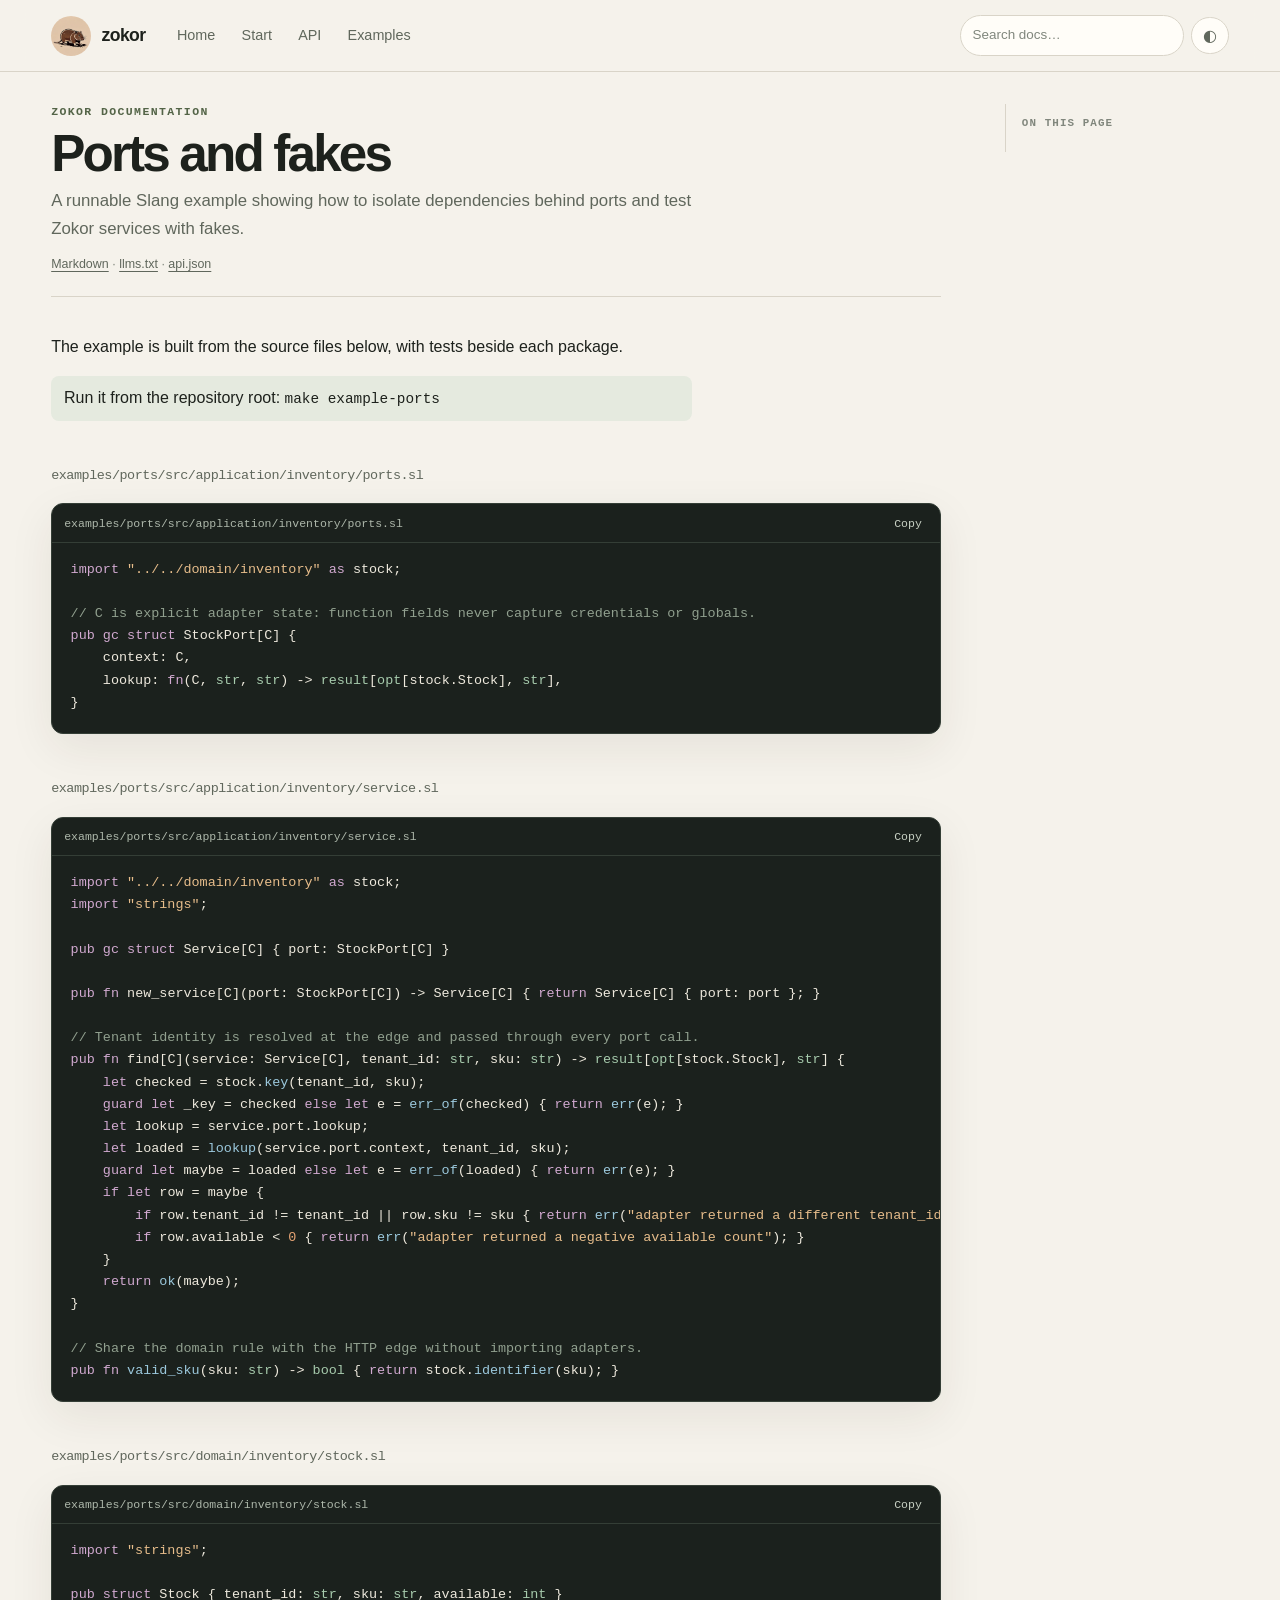
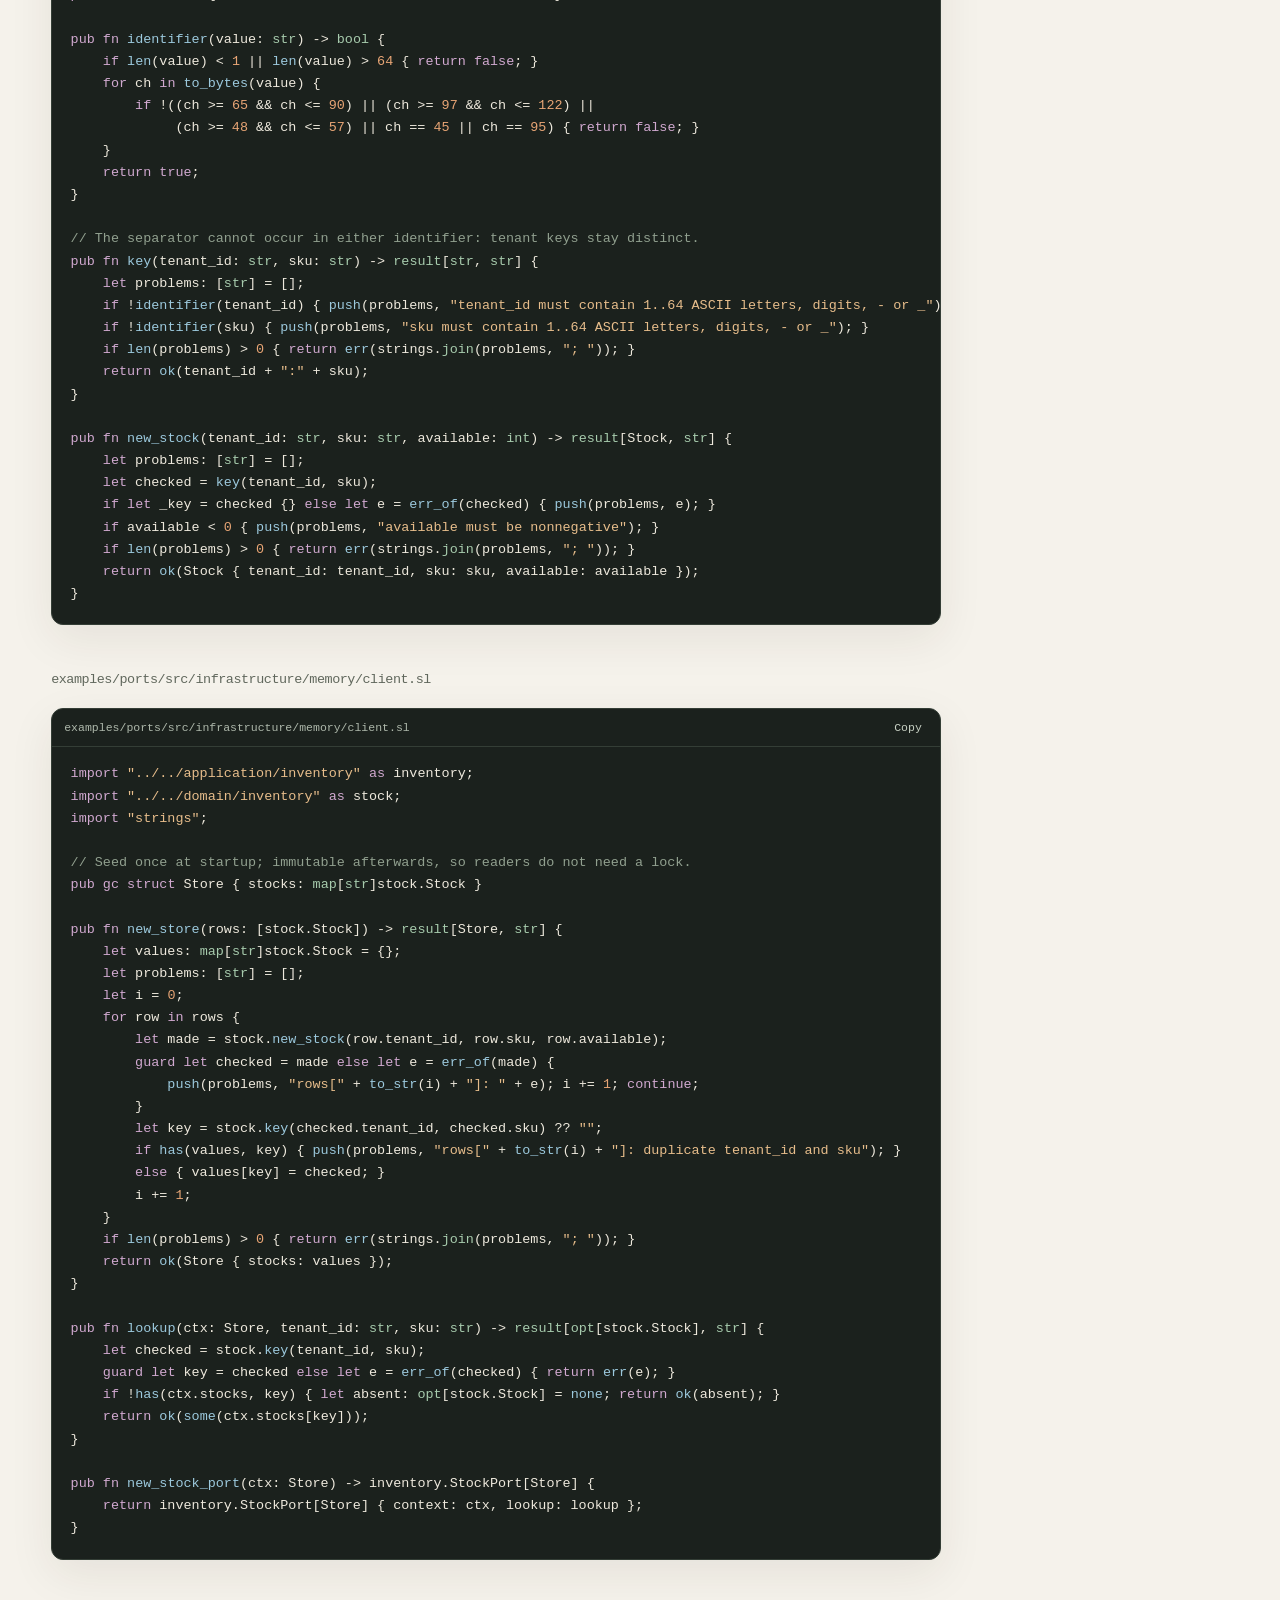
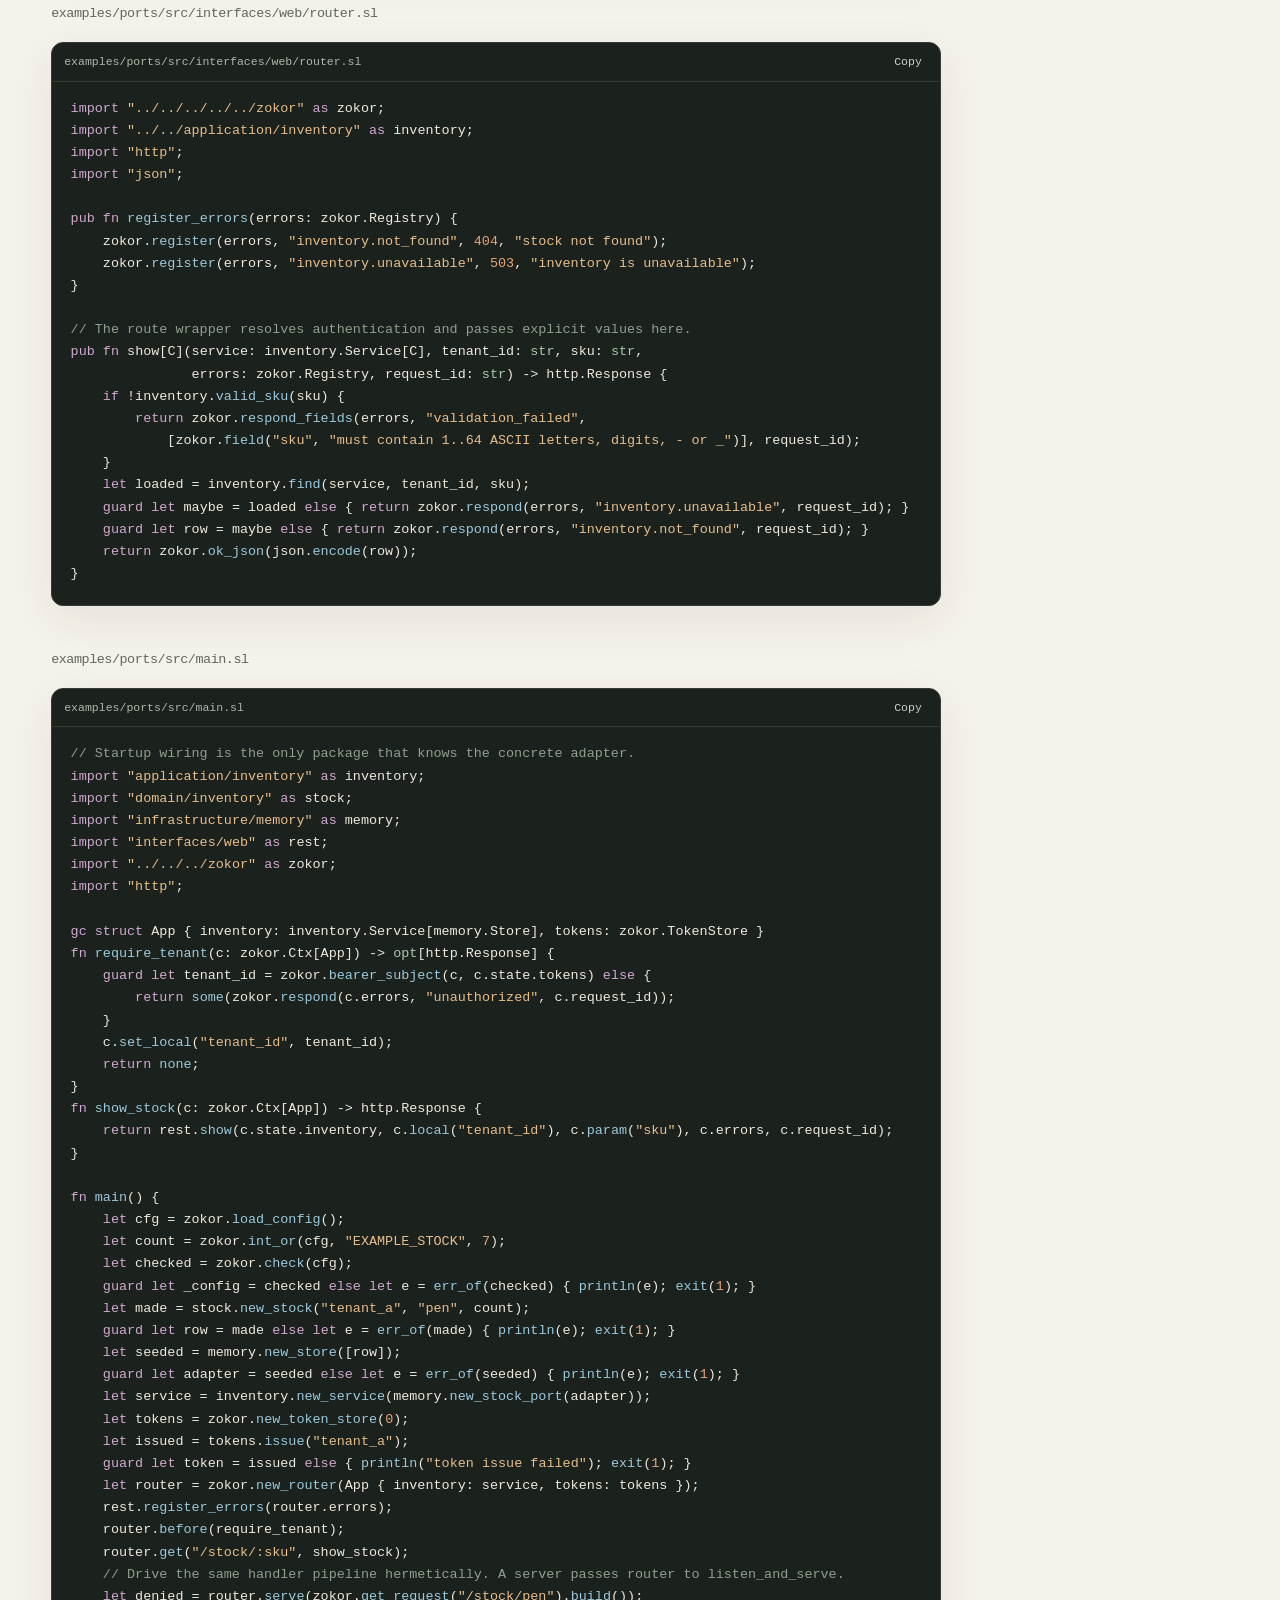
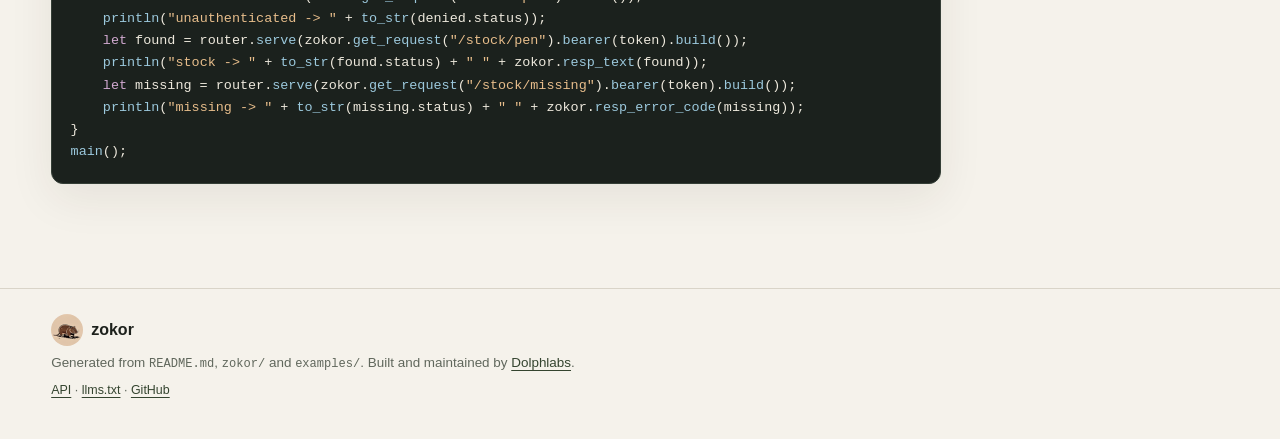
<file: docs/examples/ports.html>
<!doctype html>
<html lang="en" data-theme="auto">
<head>
<meta charset="utf-8">
<meta name="viewport" content="width=device-width, initial-scale=1">
<title>Zokor Example: Ports and Fakes</title>
<meta name="description" content="A runnable Slang example showing how to isolate dependencies behind ports and test Zokor services with fakes.">
<meta name="author" content="Dolphlabs">
<meta property="og:site_name" content="Zokor">
<meta property="og:title" content="Zokor Example: Ports and Fakes">
<meta property="og:description" content="A runnable Slang example showing how to isolate dependencies behind ports and test Zokor services with fakes.">
<meta property="og:type" content="website">
<meta property="og:url" content="https://zokor.dolphlabs.com/examples/ports">
<meta property="og:locale" content="en_US">
<meta name="twitter:card" content="summary_large_image">
<meta name="twitter:title" content="Zokor Example: Ports and Fakes">
<meta name="twitter:description" content="A runnable Slang example showing how to isolate dependencies behind ports and test Zokor services with fakes.">
<link rel="canonical" href="https://zokor.dolphlabs.com/examples/ports">
<link rel="alternate" type="text/markdown" href="../examples/ports.md" title="Markdown">
<link rel="alternate" type="text/plain" href="../llms.txt" title="llms.txt">
<link rel="stylesheet" href="../style.css">
<link rel="icon" type="image/png" sizes="64x64" href="../assets/zokor-icon-64.png">
<meta property="og:image" content="https://zokor.dolphlabs.com/assets/zokor-card-1200x630.jpg"><meta property="og:image:alt" content="Zokor, a backend framework for Slang"><meta property="og:image:width" content="1200"><meta property="og:image:height" content="630"><meta name="twitter:image" content="https://zokor.dolphlabs.com/assets/zokor-card-1200x630.jpg"><meta name="twitter:image:alt" content="Zokor, a backend framework for Slang">
</head>
<body>
<a class="skip" href="#main">Skip to content</a>
<header class="topbar">
  <a class="brand" href="../">
    <img src="../assets/zokor-header-256.png" width="40" height="40" alt="">
    <span>zokor</span>
  </a>
  <button id="navtoggle" class="navtoggle" type="button" aria-label="Toggle navigation"
          aria-expanded="false" aria-controls="mainnav">
    <span></span><span></span><span></span>
  </button>
  <nav class="mainnav" id="mainnav" aria-label="Main navigation"><a href="../">Home</a><a href="../guide/start">Start</a><a href="../api/">API</a><a href="../examples/">Examples</a></nav>
  <div class="tools">
    <label class="search-label" for="search">Search</label>
    <input id="search" type="search" placeholder="Search docs…" autocomplete="off"
           aria-label="Search documentation" aria-controls="results">
    <button id="theme" type="button" aria-label="Toggle color theme">◐</button>
  </div>
</header>
<div id="navscrim" class="navscrim" hidden></div>
<div id="results" class="results" role="listbox" aria-label="Search results" hidden></div>

<main id="main">

<div class="page">
  <article class="content">
<header class="page-head"><p class="page-kicker">Zokor documentation</p><h1>Ports and fakes</h1><p class="tagline">A runnable Slang example showing how to isolate dependencies behind ports and test Zokor services with fakes.</p><p class="agentline"><a href="../examples/ports.md">Markdown</a> · <a href="../llms.txt">llms.txt</a> · <a href="../api.json">api.json</a></p></header>
<p class="example-intro">The example is built from the source files below, with tests beside each package.</p>
<p class="run-command">Run it from the repository root: <code>make example-ports</code></p>
<section class="example-file" id="source-examples-ports-src-application-inventory-ports-sl"><h2>examples/ports/src/application/inventory/ports.sl<a class="anchor" href="#source-examples-ports-src-application-inventory-ports-sl" aria-label="Link to this file">#</a></h2><div class="code"><div class="code-head"><span class="code-label">examples/ports/src/application/inventory/ports.sl</span><button class="copy" type="button" aria-label="Copy code">Copy</button></div><pre><code class="language-slang"><span class="tok-keyword">import</span> <span class="tok-string">&quot;../../domain/inventory&quot;</span> <span class="tok-keyword">as</span> stock;

<span class="tok-comment">// C is explicit adapter state: function fields never capture credentials or globals.</span>
<span class="tok-keyword">pub</span> <span class="tok-keyword">gc</span> <span class="tok-keyword">struct</span> StockPort[C] {
    context: C,
    lookup: <span class="tok-keyword">fn</span>(C, <span class="tok-type">str</span>, <span class="tok-type">str</span>) -&gt; <span class="tok-type">result</span>[<span class="tok-type">opt</span>[stock.Stock], <span class="tok-type">str</span>],
}</code></pre></div></section>
<section class="example-file" id="source-examples-ports-src-application-inventory-service-sl"><h2>examples/ports/src/application/inventory/service.sl<a class="anchor" href="#source-examples-ports-src-application-inventory-service-sl" aria-label="Link to this file">#</a></h2><div class="code"><div class="code-head"><span class="code-label">examples/ports/src/application/inventory/service.sl</span><button class="copy" type="button" aria-label="Copy code">Copy</button></div><pre><code class="language-slang"><span class="tok-keyword">import</span> <span class="tok-string">&quot;../../domain/inventory&quot;</span> <span class="tok-keyword">as</span> stock;
<span class="tok-keyword">import</span> <span class="tok-string">&quot;strings&quot;</span>;

<span class="tok-keyword">pub</span> <span class="tok-keyword">gc</span> <span class="tok-keyword">struct</span> Service[C] { port: StockPort[C] }

<span class="tok-keyword">pub</span> <span class="tok-keyword">fn</span> new_service[C](port: StockPort[C]) -&gt; Service[C] { <span class="tok-keyword">return</span> Service[C] { port: port }; }

<span class="tok-comment">// Tenant identity is resolved at the edge and passed through every port call.</span>
<span class="tok-keyword">pub</span> <span class="tok-keyword">fn</span> find[C](service: Service[C], tenant_id: <span class="tok-type">str</span>, sku: <span class="tok-type">str</span>) -&gt; <span class="tok-type">result</span>[<span class="tok-type">opt</span>[stock.Stock], <span class="tok-type">str</span>] {
    <span class="tok-keyword">let</span> checked = stock.<span class="tok-function">key</span>(tenant_id, sku);
    <span class="tok-keyword">guard</span> <span class="tok-keyword">let</span> _key = checked <span class="tok-keyword">else</span> <span class="tok-keyword">let</span> e = <span class="tok-builtin">err_of</span>(checked) { <span class="tok-keyword">return</span> <span class="tok-builtin">err</span>(e); }
    <span class="tok-keyword">let</span> lookup = service.port.lookup;
    <span class="tok-keyword">let</span> loaded = <span class="tok-function">lookup</span>(service.port.context, tenant_id, sku);
    <span class="tok-keyword">guard</span> <span class="tok-keyword">let</span> maybe = loaded <span class="tok-keyword">else</span> <span class="tok-keyword">let</span> e = <span class="tok-builtin">err_of</span>(loaded) { <span class="tok-keyword">return</span> <span class="tok-builtin">err</span>(e); }
    <span class="tok-keyword">if</span> <span class="tok-keyword">let</span> row = maybe {
        <span class="tok-keyword">if</span> row.tenant_id != tenant_id || row.sku != sku { <span class="tok-keyword">return</span> <span class="tok-builtin">err</span>(<span class="tok-string">&quot;adapter returned a different tenant_id or sku&quot;</span>); }
        <span class="tok-keyword">if</span> row.available &lt; <span class="tok-number">0</span> { <span class="tok-keyword">return</span> <span class="tok-builtin">err</span>(<span class="tok-string">&quot;adapter returned a negative available count&quot;</span>); }
    }
    <span class="tok-keyword">return</span> <span class="tok-builtin">ok</span>(maybe);
}

<span class="tok-comment">// Share the domain rule with the HTTP edge without importing adapters.</span>
<span class="tok-keyword">pub</span> <span class="tok-keyword">fn</span> <span class="tok-function">valid_sku</span>(sku: <span class="tok-type">str</span>) -&gt; <span class="tok-type">bool</span> { <span class="tok-keyword">return</span> stock.<span class="tok-function">identifier</span>(sku); }</code></pre></div></section>
<section class="example-file" id="source-examples-ports-src-domain-inventory-stock-sl"><h2>examples/ports/src/domain/inventory/stock.sl<a class="anchor" href="#source-examples-ports-src-domain-inventory-stock-sl" aria-label="Link to this file">#</a></h2><div class="code"><div class="code-head"><span class="code-label">examples/ports/src/domain/inventory/stock.sl</span><button class="copy" type="button" aria-label="Copy code">Copy</button></div><pre><code class="language-slang"><span class="tok-keyword">import</span> <span class="tok-string">&quot;strings&quot;</span>;

<span class="tok-keyword">pub</span> <span class="tok-keyword">struct</span> Stock { tenant_id: <span class="tok-type">str</span>, sku: <span class="tok-type">str</span>, available: <span class="tok-type">int</span> }

<span class="tok-keyword">pub</span> <span class="tok-keyword">fn</span> <span class="tok-function">identifier</span>(value: <span class="tok-type">str</span>) -&gt; <span class="tok-type">bool</span> {
    <span class="tok-keyword">if</span> <span class="tok-builtin">len</span>(value) &lt; <span class="tok-number">1</span> || <span class="tok-builtin">len</span>(value) &gt; <span class="tok-number">64</span> { <span class="tok-keyword">return</span> <span class="tok-keyword">false</span>; }
    <span class="tok-keyword">for</span> ch <span class="tok-keyword">in</span> <span class="tok-builtin">to_bytes</span>(value) {
        <span class="tok-keyword">if</span> !((ch &gt;= <span class="tok-number">65</span> &amp;&amp; ch &lt;= <span class="tok-number">90</span>) || (ch &gt;= <span class="tok-number">97</span> &amp;&amp; ch &lt;= <span class="tok-number">122</span>) ||
             (ch &gt;= <span class="tok-number">48</span> &amp;&amp; ch &lt;= <span class="tok-number">57</span>) || ch == <span class="tok-number">45</span> || ch == <span class="tok-number">95</span>) { <span class="tok-keyword">return</span> <span class="tok-keyword">false</span>; }
    }
    <span class="tok-keyword">return</span> <span class="tok-keyword">true</span>;
}

<span class="tok-comment">// The separator cannot occur in either identifier: tenant keys stay distinct.</span>
<span class="tok-keyword">pub</span> <span class="tok-keyword">fn</span> <span class="tok-function">key</span>(tenant_id: <span class="tok-type">str</span>, sku: <span class="tok-type">str</span>) -&gt; <span class="tok-type">result</span>[<span class="tok-type">str</span>, <span class="tok-type">str</span>] {
    <span class="tok-keyword">let</span> problems: [<span class="tok-type">str</span>] = [];
    <span class="tok-keyword">if</span> !<span class="tok-function">identifier</span>(tenant_id) { <span class="tok-builtin">push</span>(problems, <span class="tok-string">&quot;tenant_id must contain 1..64 ASCII letters, digits, - or _&quot;</span>); }
    <span class="tok-keyword">if</span> !<span class="tok-function">identifier</span>(sku) { <span class="tok-builtin">push</span>(problems, <span class="tok-string">&quot;sku must contain 1..64 ASCII letters, digits, - or _&quot;</span>); }
    <span class="tok-keyword">if</span> <span class="tok-builtin">len</span>(problems) &gt; <span class="tok-number">0</span> { <span class="tok-keyword">return</span> <span class="tok-builtin">err</span>(strings.<span class="tok-type">join</span>(problems, <span class="tok-string">&quot;; &quot;</span>)); }
    <span class="tok-keyword">return</span> <span class="tok-builtin">ok</span>(tenant_id + <span class="tok-string">&quot;:&quot;</span> + sku);
}

<span class="tok-keyword">pub</span> <span class="tok-keyword">fn</span> <span class="tok-function">new_stock</span>(tenant_id: <span class="tok-type">str</span>, sku: <span class="tok-type">str</span>, available: <span class="tok-type">int</span>) -&gt; <span class="tok-type">result</span>[Stock, <span class="tok-type">str</span>] {
    <span class="tok-keyword">let</span> problems: [<span class="tok-type">str</span>] = [];
    <span class="tok-keyword">let</span> checked = <span class="tok-function">key</span>(tenant_id, sku);
    <span class="tok-keyword">if</span> <span class="tok-keyword">let</span> _key = checked {} <span class="tok-keyword">else</span> <span class="tok-keyword">let</span> e = <span class="tok-builtin">err_of</span>(checked) { <span class="tok-builtin">push</span>(problems, e); }
    <span class="tok-keyword">if</span> available &lt; <span class="tok-number">0</span> { <span class="tok-builtin">push</span>(problems, <span class="tok-string">&quot;available must be nonnegative&quot;</span>); }
    <span class="tok-keyword">if</span> <span class="tok-builtin">len</span>(problems) &gt; <span class="tok-number">0</span> { <span class="tok-keyword">return</span> <span class="tok-builtin">err</span>(strings.<span class="tok-type">join</span>(problems, <span class="tok-string">&quot;; &quot;</span>)); }
    <span class="tok-keyword">return</span> <span class="tok-builtin">ok</span>(Stock { tenant_id: tenant_id, sku: sku, available: available });
}</code></pre></div></section>
<section class="example-file" id="source-examples-ports-src-infrastructure-memory-client-sl"><h2>examples/ports/src/infrastructure/memory/client.sl<a class="anchor" href="#source-examples-ports-src-infrastructure-memory-client-sl" aria-label="Link to this file">#</a></h2><div class="code"><div class="code-head"><span class="code-label">examples/ports/src/infrastructure/memory/client.sl</span><button class="copy" type="button" aria-label="Copy code">Copy</button></div><pre><code class="language-slang"><span class="tok-keyword">import</span> <span class="tok-string">&quot;../../application/inventory&quot;</span> <span class="tok-keyword">as</span> inventory;
<span class="tok-keyword">import</span> <span class="tok-string">&quot;../../domain/inventory&quot;</span> <span class="tok-keyword">as</span> stock;
<span class="tok-keyword">import</span> <span class="tok-string">&quot;strings&quot;</span>;

<span class="tok-comment">// Seed once at startup; immutable afterwards, so readers do not need a lock.</span>
<span class="tok-keyword">pub</span> <span class="tok-keyword">gc</span> <span class="tok-keyword">struct</span> Store { stocks: <span class="tok-type">map</span>[<span class="tok-type">str</span>]stock.Stock }

<span class="tok-keyword">pub</span> <span class="tok-keyword">fn</span> <span class="tok-function">new_store</span>(rows: [stock.Stock]) -&gt; <span class="tok-type">result</span>[Store, <span class="tok-type">str</span>] {
    <span class="tok-keyword">let</span> values: <span class="tok-type">map</span>[<span class="tok-type">str</span>]stock.Stock = {};
    <span class="tok-keyword">let</span> problems: [<span class="tok-type">str</span>] = [];
    <span class="tok-keyword">let</span> i = <span class="tok-number">0</span>;
    <span class="tok-keyword">for</span> row <span class="tok-keyword">in</span> rows {
        <span class="tok-keyword">let</span> made = stock.<span class="tok-function">new_stock</span>(row.tenant_id, row.sku, row.available);
        <span class="tok-keyword">guard</span> <span class="tok-keyword">let</span> checked = made <span class="tok-keyword">else</span> <span class="tok-keyword">let</span> e = <span class="tok-builtin">err_of</span>(made) {
            <span class="tok-builtin">push</span>(problems, <span class="tok-string">&quot;rows[&quot;</span> + <span class="tok-builtin">to_str</span>(i) + <span class="tok-string">&quot;]: &quot;</span> + e); i += <span class="tok-number">1</span>; <span class="tok-keyword">continue</span>;
        }
        <span class="tok-keyword">let</span> key = stock.<span class="tok-function">key</span>(checked.tenant_id, checked.sku) ?? <span class="tok-string">&quot;&quot;</span>;
        <span class="tok-keyword">if</span> <span class="tok-builtin">has</span>(values, key) { <span class="tok-builtin">push</span>(problems, <span class="tok-string">&quot;rows[&quot;</span> + <span class="tok-builtin">to_str</span>(i) + <span class="tok-string">&quot;]: duplicate tenant_id and sku&quot;</span>); }
        <span class="tok-keyword">else</span> { values[key] = checked; }
        i += <span class="tok-number">1</span>;
    }
    <span class="tok-keyword">if</span> <span class="tok-builtin">len</span>(problems) &gt; <span class="tok-number">0</span> { <span class="tok-keyword">return</span> <span class="tok-builtin">err</span>(strings.<span class="tok-type">join</span>(problems, <span class="tok-string">&quot;; &quot;</span>)); }
    <span class="tok-keyword">return</span> <span class="tok-builtin">ok</span>(Store { stocks: values });
}

<span class="tok-keyword">pub</span> <span class="tok-keyword">fn</span> <span class="tok-function">lookup</span>(ctx: Store, tenant_id: <span class="tok-type">str</span>, sku: <span class="tok-type">str</span>) -&gt; <span class="tok-type">result</span>[<span class="tok-type">opt</span>[stock.Stock], <span class="tok-type">str</span>] {
    <span class="tok-keyword">let</span> checked = stock.<span class="tok-function">key</span>(tenant_id, sku);
    <span class="tok-keyword">guard</span> <span class="tok-keyword">let</span> key = checked <span class="tok-keyword">else</span> <span class="tok-keyword">let</span> e = <span class="tok-builtin">err_of</span>(checked) { <span class="tok-keyword">return</span> <span class="tok-builtin">err</span>(e); }
    <span class="tok-keyword">if</span> !<span class="tok-builtin">has</span>(ctx.stocks, key) { <span class="tok-keyword">let</span> absent: <span class="tok-type">opt</span>[stock.Stock] = <span class="tok-builtin">none</span>; <span class="tok-keyword">return</span> <span class="tok-builtin">ok</span>(absent); }
    <span class="tok-keyword">return</span> <span class="tok-builtin">ok</span>(<span class="tok-builtin">some</span>(ctx.stocks[key]));
}

<span class="tok-keyword">pub</span> <span class="tok-keyword">fn</span> <span class="tok-function">new_stock_port</span>(ctx: Store) -&gt; inventory.StockPort[Store] {
    <span class="tok-keyword">return</span> inventory.StockPort[Store] { context: ctx, lookup: lookup };
}</code></pre></div></section>
<section class="example-file" id="source-examples-ports-src-interfaces-web-router-sl"><h2>examples/ports/src/interfaces/web/router.sl<a class="anchor" href="#source-examples-ports-src-interfaces-web-router-sl" aria-label="Link to this file">#</a></h2><div class="code"><div class="code-head"><span class="code-label">examples/ports/src/interfaces/web/router.sl</span><button class="copy" type="button" aria-label="Copy code">Copy</button></div><pre><code class="language-slang"><span class="tok-keyword">import</span> <span class="tok-string">&quot;../../../../../zokor&quot;</span> <span class="tok-keyword">as</span> zokor;
<span class="tok-keyword">import</span> <span class="tok-string">&quot;../../application/inventory&quot;</span> <span class="tok-keyword">as</span> inventory;
<span class="tok-keyword">import</span> <span class="tok-string">&quot;http&quot;</span>;
<span class="tok-keyword">import</span> <span class="tok-string">&quot;json&quot;</span>;

<span class="tok-keyword">pub</span> <span class="tok-keyword">fn</span> <span class="tok-function">register_errors</span>(errors: zokor.Registry) {
    zokor.<span class="tok-function">register</span>(errors, <span class="tok-string">&quot;inventory.not_found&quot;</span>, <span class="tok-number">404</span>, <span class="tok-string">&quot;stock not found&quot;</span>);
    zokor.<span class="tok-function">register</span>(errors, <span class="tok-string">&quot;inventory.unavailable&quot;</span>, <span class="tok-number">503</span>, <span class="tok-string">&quot;inventory is unavailable&quot;</span>);
}

<span class="tok-comment">// The route wrapper resolves authentication and passes explicit values here.</span>
<span class="tok-keyword">pub</span> <span class="tok-keyword">fn</span> show[C](service: inventory.Service[C], tenant_id: <span class="tok-type">str</span>, sku: <span class="tok-type">str</span>,
               errors: zokor.Registry, request_id: <span class="tok-type">str</span>) -&gt; http.Response {
    <span class="tok-keyword">if</span> !inventory.<span class="tok-function">valid_sku</span>(sku) {
        <span class="tok-keyword">return</span> zokor.<span class="tok-function">respond_fields</span>(errors, <span class="tok-string">&quot;validation_failed&quot;</span>,
            [zokor.<span class="tok-function">field</span>(<span class="tok-string">&quot;sku&quot;</span>, <span class="tok-string">&quot;must contain 1..64 ASCII letters, digits, - or _&quot;</span>)], request_id);
    }
    <span class="tok-keyword">let</span> loaded = inventory.<span class="tok-function">find</span>(service, tenant_id, sku);
    <span class="tok-keyword">guard</span> <span class="tok-keyword">let</span> maybe = loaded <span class="tok-keyword">else</span> { <span class="tok-keyword">return</span> zokor.<span class="tok-function">respond</span>(errors, <span class="tok-string">&quot;inventory.unavailable&quot;</span>, request_id); }
    <span class="tok-keyword">guard</span> <span class="tok-keyword">let</span> row = maybe <span class="tok-keyword">else</span> { <span class="tok-keyword">return</span> zokor.<span class="tok-function">respond</span>(errors, <span class="tok-string">&quot;inventory.not_found&quot;</span>, request_id); }
    <span class="tok-keyword">return</span> zokor.<span class="tok-function">ok_json</span>(json.<span class="tok-function">encode</span>(row));
}</code></pre></div></section>
<section class="example-file" id="source-examples-ports-src-main-sl"><h2>examples/ports/src/main.sl<a class="anchor" href="#source-examples-ports-src-main-sl" aria-label="Link to this file">#</a></h2><div class="code"><div class="code-head"><span class="code-label">examples/ports/src/main.sl</span><button class="copy" type="button" aria-label="Copy code">Copy</button></div><pre><code class="language-slang"><span class="tok-comment">// Startup wiring is the only package that knows the concrete adapter.</span>
<span class="tok-keyword">import</span> <span class="tok-string">&quot;application/inventory&quot;</span> <span class="tok-keyword">as</span> inventory;
<span class="tok-keyword">import</span> <span class="tok-string">&quot;domain/inventory&quot;</span> <span class="tok-keyword">as</span> stock;
<span class="tok-keyword">import</span> <span class="tok-string">&quot;infrastructure/memory&quot;</span> <span class="tok-keyword">as</span> memory;
<span class="tok-keyword">import</span> <span class="tok-string">&quot;interfaces/web&quot;</span> <span class="tok-keyword">as</span> rest;
<span class="tok-keyword">import</span> <span class="tok-string">&quot;../../../zokor&quot;</span> <span class="tok-keyword">as</span> zokor;
<span class="tok-keyword">import</span> <span class="tok-string">&quot;http&quot;</span>;

<span class="tok-keyword">gc</span> <span class="tok-keyword">struct</span> App { inventory: inventory.Service[memory.Store], tokens: zokor.TokenStore }
<span class="tok-keyword">fn</span> <span class="tok-function">require_tenant</span>(c: zokor.Ctx[App]) -&gt; <span class="tok-type">opt</span>[http.Response] {
    <span class="tok-keyword">guard</span> <span class="tok-keyword">let</span> tenant_id = zokor.<span class="tok-function">bearer_subject</span>(c, c.state.tokens) <span class="tok-keyword">else</span> {
        <span class="tok-keyword">return</span> <span class="tok-builtin">some</span>(zokor.<span class="tok-function">respond</span>(c.errors, <span class="tok-string">&quot;unauthorized&quot;</span>, c.request_id));
    }
    c.<span class="tok-function">set_local</span>(<span class="tok-string">&quot;tenant_id&quot;</span>, tenant_id);
    <span class="tok-keyword">return</span> <span class="tok-builtin">none</span>;
}
<span class="tok-keyword">fn</span> <span class="tok-function">show_stock</span>(c: zokor.Ctx[App]) -&gt; http.Response {
    <span class="tok-keyword">return</span> rest.<span class="tok-function">show</span>(c.state.inventory, c.<span class="tok-function">local</span>(<span class="tok-string">&quot;tenant_id&quot;</span>), c.<span class="tok-function">param</span>(<span class="tok-string">&quot;sku&quot;</span>), c.errors, c.request_id);
}

<span class="tok-keyword">fn</span> <span class="tok-function">main</span>() {
    <span class="tok-keyword">let</span> cfg = zokor.<span class="tok-function">load_config</span>();
    <span class="tok-keyword">let</span> count = zokor.<span class="tok-function">int_or</span>(cfg, <span class="tok-string">&quot;EXAMPLE_STOCK&quot;</span>, <span class="tok-number">7</span>);
    <span class="tok-keyword">let</span> checked = zokor.<span class="tok-function">check</span>(cfg);
    <span class="tok-keyword">guard</span> <span class="tok-keyword">let</span> _config = checked <span class="tok-keyword">else</span> <span class="tok-keyword">let</span> e = <span class="tok-builtin">err_of</span>(checked) { <span class="tok-builtin">println</span>(e); <span class="tok-builtin">exit</span>(<span class="tok-number">1</span>); }
    <span class="tok-keyword">let</span> made = stock.<span class="tok-function">new_stock</span>(<span class="tok-string">&quot;tenant_a&quot;</span>, <span class="tok-string">&quot;pen&quot;</span>, count);
    <span class="tok-keyword">guard</span> <span class="tok-keyword">let</span> row = made <span class="tok-keyword">else</span> <span class="tok-keyword">let</span> e = <span class="tok-builtin">err_of</span>(made) { <span class="tok-builtin">println</span>(e); <span class="tok-builtin">exit</span>(<span class="tok-number">1</span>); }
    <span class="tok-keyword">let</span> seeded = memory.<span class="tok-function">new_store</span>([row]);
    <span class="tok-keyword">guard</span> <span class="tok-keyword">let</span> adapter = seeded <span class="tok-keyword">else</span> <span class="tok-keyword">let</span> e = <span class="tok-builtin">err_of</span>(seeded) { <span class="tok-builtin">println</span>(e); <span class="tok-builtin">exit</span>(<span class="tok-number">1</span>); }
    <span class="tok-keyword">let</span> service = inventory.<span class="tok-function">new_service</span>(memory.<span class="tok-function">new_stock_port</span>(adapter));
    <span class="tok-keyword">let</span> tokens = zokor.<span class="tok-function">new_token_store</span>(<span class="tok-number">0</span>);
    <span class="tok-keyword">let</span> issued = tokens.<span class="tok-function">issue</span>(<span class="tok-string">&quot;tenant_a&quot;</span>);
    <span class="tok-keyword">guard</span> <span class="tok-keyword">let</span> token = issued <span class="tok-keyword">else</span> { <span class="tok-builtin">println</span>(<span class="tok-string">&quot;token issue failed&quot;</span>); <span class="tok-builtin">exit</span>(<span class="tok-number">1</span>); }
    <span class="tok-keyword">let</span> router = zokor.<span class="tok-function">new_router</span>(App { inventory: service, tokens: tokens });
    rest.<span class="tok-function">register_errors</span>(router.errors);
    router.<span class="tok-function">before</span>(require_tenant);
    router.<span class="tok-function">get</span>(<span class="tok-string">&quot;/stock/:sku&quot;</span>, show_stock);
    <span class="tok-comment">// Drive the same handler pipeline hermetically. A server passes router to listen_and_serve.</span>
    <span class="tok-keyword">let</span> denied = router.<span class="tok-function">serve</span>(zokor.<span class="tok-function">get_request</span>(<span class="tok-string">&quot;/stock/pen&quot;</span>).<span class="tok-function">build</span>());
    <span class="tok-builtin">println</span>(<span class="tok-string">&quot;unauthenticated -&gt; &quot;</span> + <span class="tok-builtin">to_str</span>(denied.status));
    <span class="tok-keyword">let</span> found = router.<span class="tok-function">serve</span>(zokor.<span class="tok-function">get_request</span>(<span class="tok-string">&quot;/stock/pen&quot;</span>).<span class="tok-function">bearer</span>(token).<span class="tok-function">build</span>());
    <span class="tok-builtin">println</span>(<span class="tok-string">&quot;stock -&gt; &quot;</span> + <span class="tok-builtin">to_str</span>(found.status) + <span class="tok-string">&quot; &quot;</span> + zokor.<span class="tok-function">resp_text</span>(found));
    <span class="tok-keyword">let</span> missing = router.<span class="tok-function">serve</span>(zokor.<span class="tok-function">get_request</span>(<span class="tok-string">&quot;/stock/missing&quot;</span>).<span class="tok-function">bearer</span>(token).<span class="tok-function">build</span>());
    <span class="tok-builtin">println</span>(<span class="tok-string">&quot;missing -&gt; &quot;</span> + <span class="tok-builtin">to_str</span>(missing.status) + <span class="tok-string">&quot; &quot;</span> + zokor.<span class="tok-function">resp_error_code</span>(missing));
}
<span class="tok-function">main</span>();</code></pre></div></section>
  </article>
  <aside class="toc" aria-label="On this page">
    <p class="toc-title">On this page</p>
    <nav id="toc"></nav>
  </aside>
</div>
</main>
<footer class="foot">
  <div class="foot-brand"><img src="../assets/zokor-icon-64.png" width="32" height="32" alt="">
    <span>zokor</span></div>
  <p>Generated from <code>README.md</code>, <code>zokor/</code> and <code>examples/</code>.
     Built and maintained by <a href="https://dolphlabs.com" rel="noopener">Dolphlabs</a>.</p>
  <p class="foot-links"><a href="../api/">API</a> ·
     <a href="../llms.txt">llms.txt</a> ·
     <a href="https://github.com/dolphlabs/zokor" rel="noopener">GitHub</a></p>
</footer>
<script src="../app.js" defer></script>
</body>
</html>
</file>
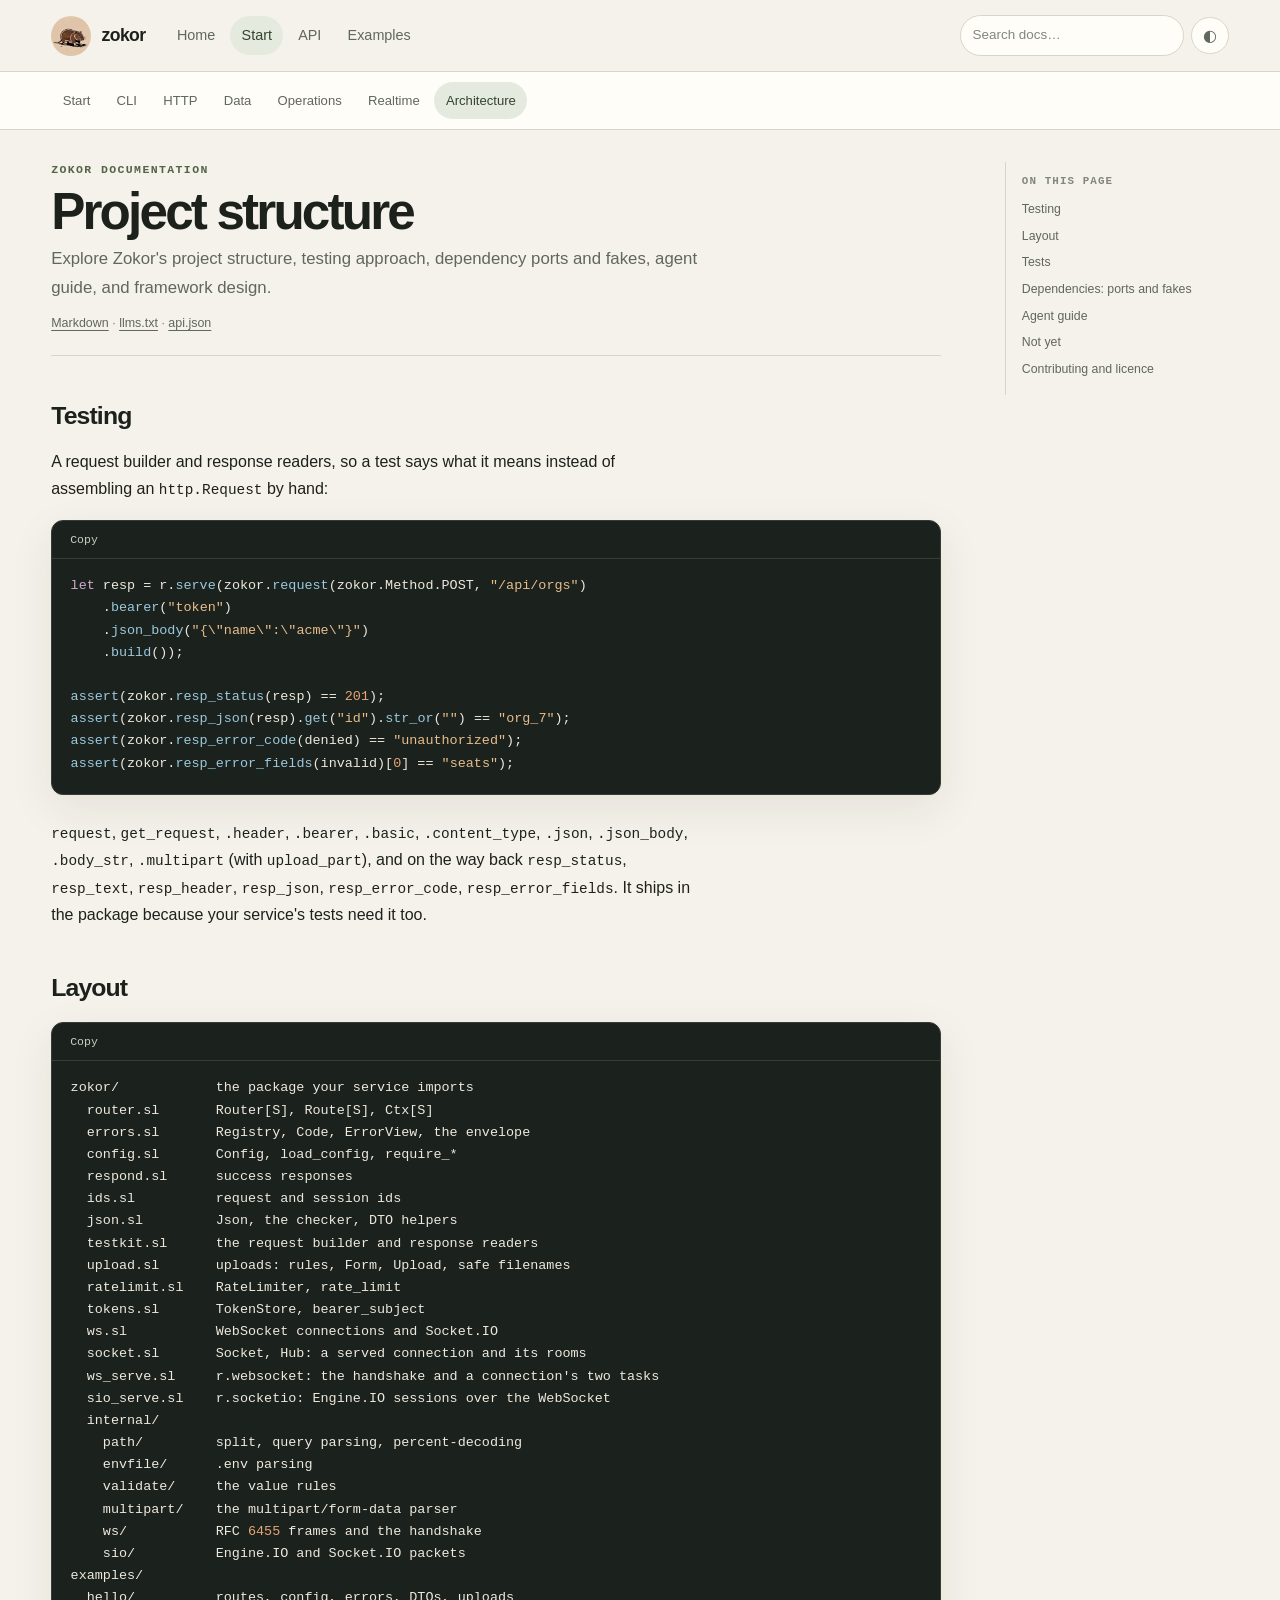
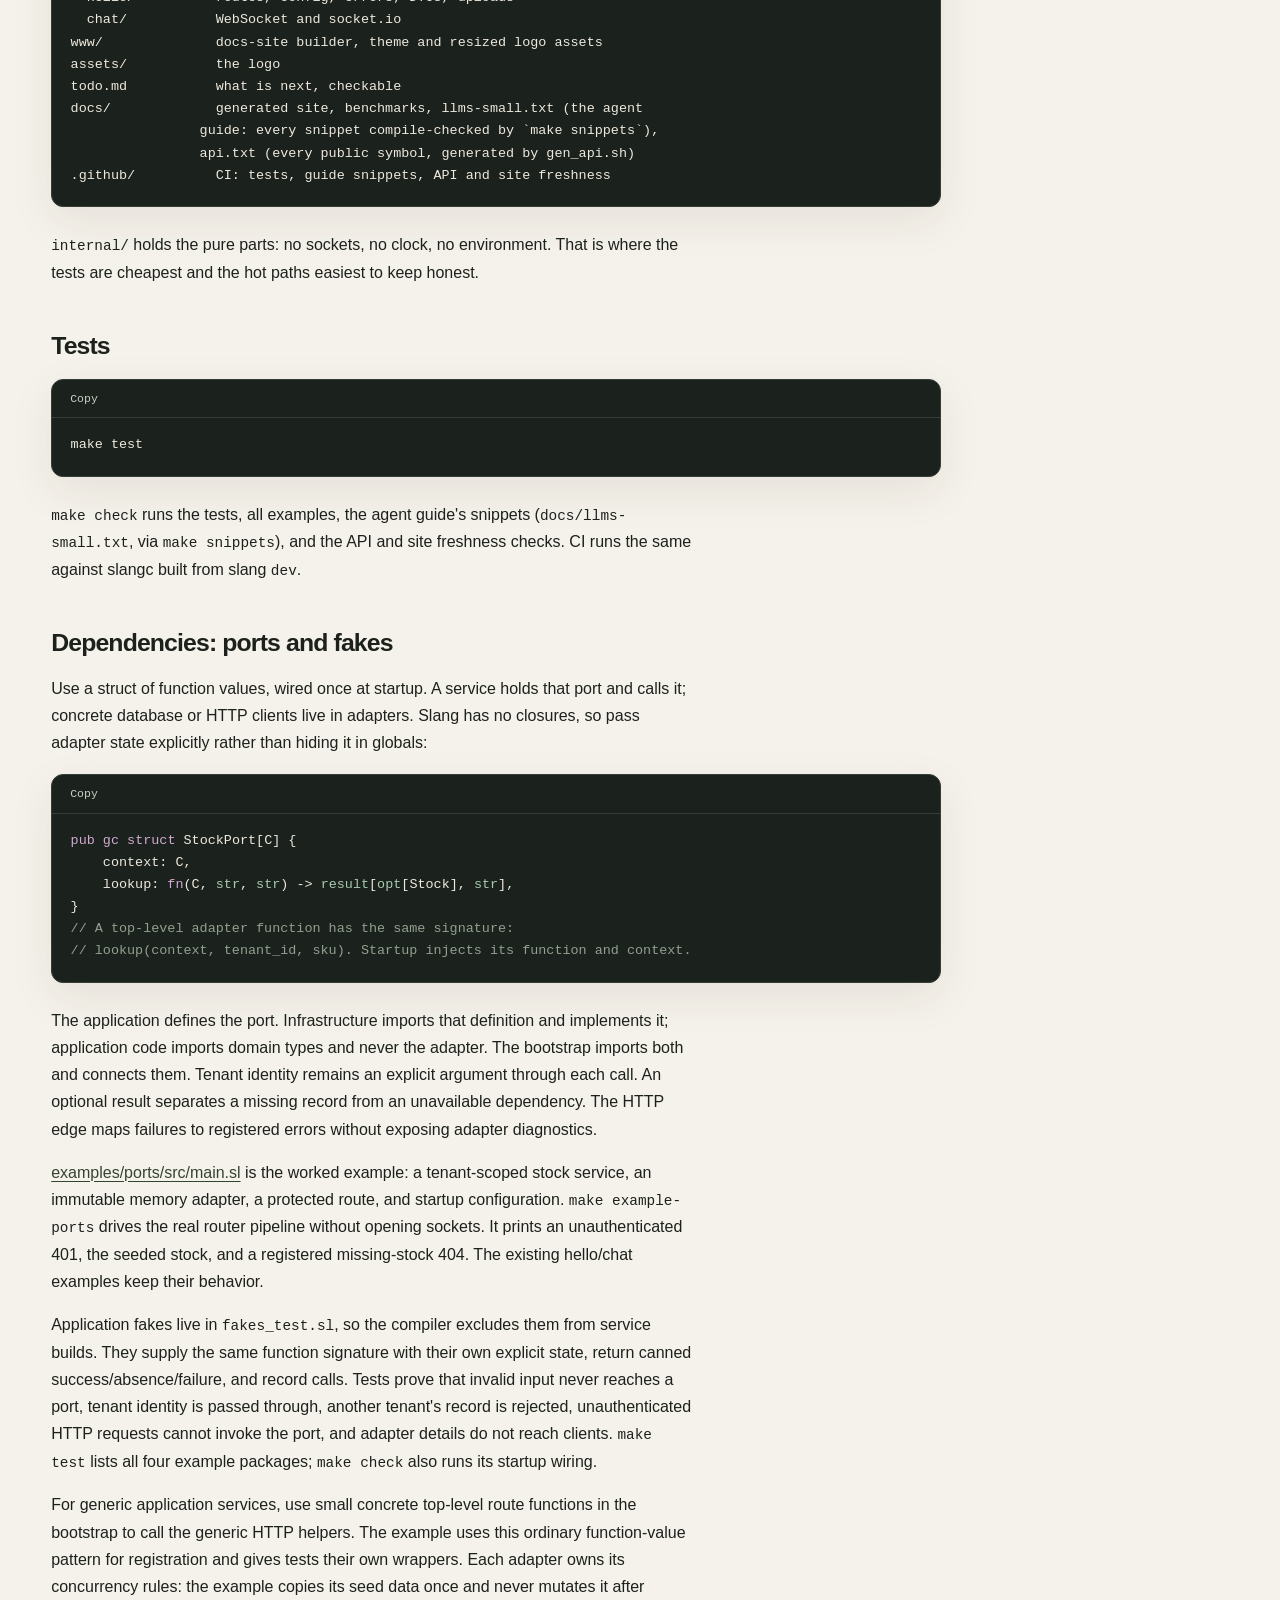
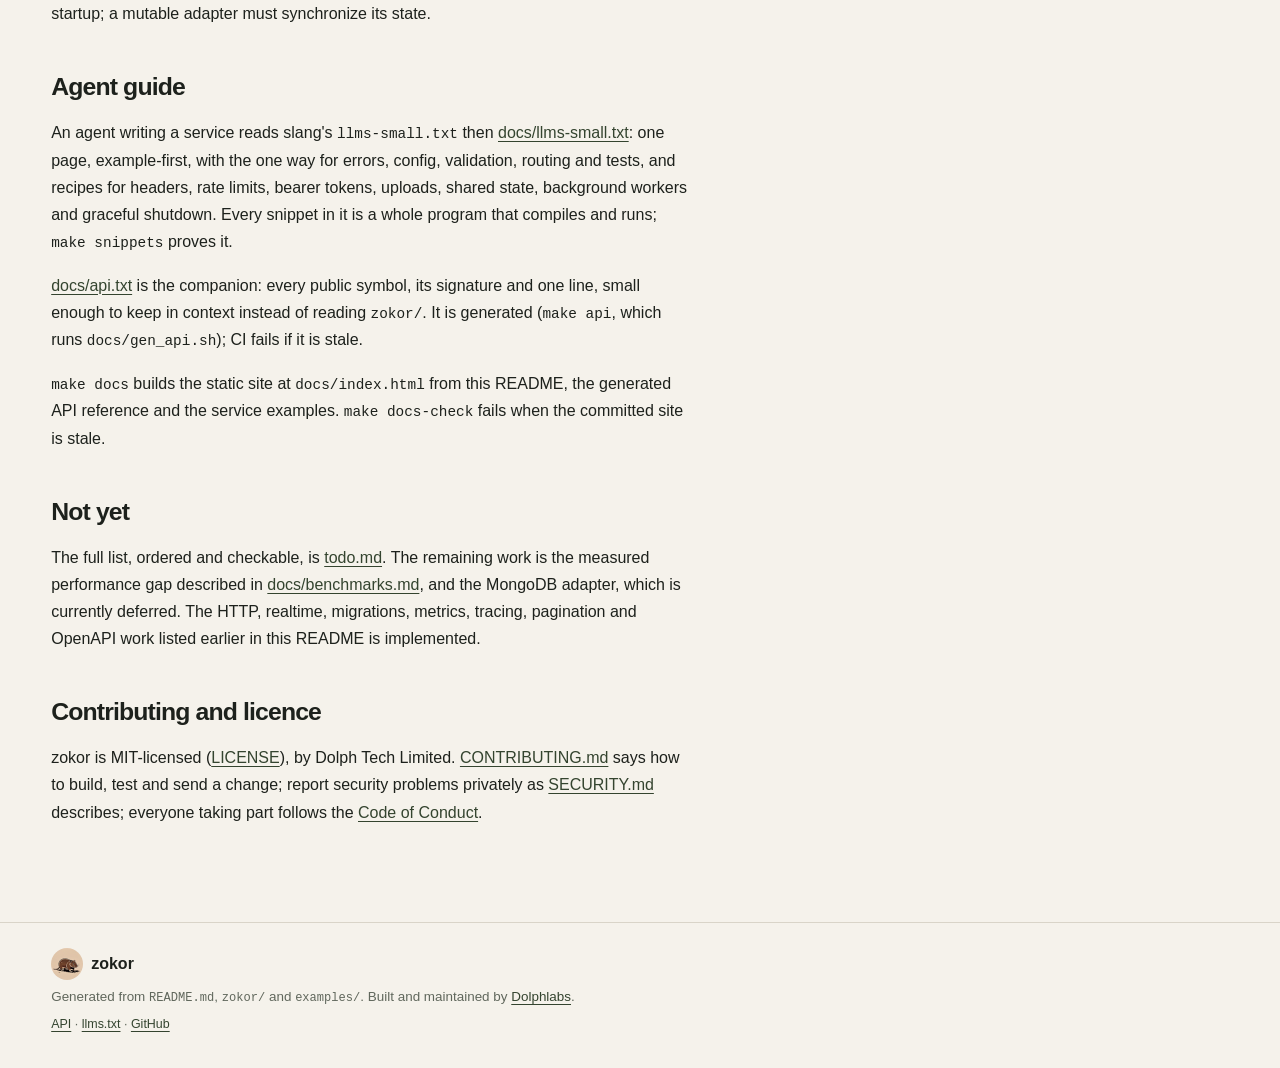
<file: docs/guide/architecture.html>
<!doctype html>
<html lang="en" data-theme="auto">
<head>
<meta charset="utf-8">
<meta name="viewport" content="width=device-width, initial-scale=1">
<title>Zokor Architecture | Project Structure &amp; Testing</title>
<meta name="description" content="Explore Zokor&#x27;s project structure, testing approach, dependency ports and fakes, agent guide, and framework design.">
<meta name="author" content="Dolphlabs">
<meta property="og:site_name" content="Zokor">
<meta property="og:title" content="Zokor Architecture | Project Structure &amp; Testing">
<meta property="og:description" content="Explore Zokor&#x27;s project structure, testing approach, dependency ports and fakes, agent guide, and framework design.">
<meta property="og:type" content="website">
<meta property="og:url" content="https://zokor.dolphlabs.com/guide/architecture">
<meta property="og:locale" content="en_US">
<meta name="twitter:card" content="summary_large_image">
<meta name="twitter:title" content="Zokor Architecture | Project Structure &amp; Testing">
<meta name="twitter:description" content="Explore Zokor&#x27;s project structure, testing approach, dependency ports and fakes, agent guide, and framework design.">
<link rel="canonical" href="https://zokor.dolphlabs.com/guide/architecture">
<link rel="alternate" type="text/markdown" href="../guide/architecture.md" title="Markdown">
<link rel="alternate" type="text/plain" href="../llms.txt" title="llms.txt">
<link rel="stylesheet" href="../style.css">
<link rel="icon" type="image/png" sizes="64x64" href="../assets/zokor-icon-64.png">
<meta property="og:image" content="https://zokor.dolphlabs.com/assets/zokor-card-1200x630.jpg"><meta property="og:image:alt" content="Zokor, a backend framework for Slang"><meta property="og:image:width" content="1200"><meta property="og:image:height" content="630"><meta name="twitter:image" content="https://zokor.dolphlabs.com/assets/zokor-card-1200x630.jpg"><meta name="twitter:image:alt" content="Zokor, a backend framework for Slang">
</head>
<body>
<a class="skip" href="#main">Skip to content</a>
<header class="topbar">
  <a class="brand" href="../">
    <img src="../assets/zokor-header-256.png" width="40" height="40" alt="">
    <span>zokor</span>
  </a>
  <button id="navtoggle" class="navtoggle" type="button" aria-label="Toggle navigation"
          aria-expanded="false" aria-controls="mainnav">
    <span></span><span></span><span></span>
  </button>
  <nav class="mainnav" id="mainnav" aria-label="Main navigation"><a href="../">Home</a><a href="../guide/start" class="active" aria-current="page">Start</a><a href="../api/">API</a><a href="../examples/">Examples</a></nav>
  <div class="tools">
    <label class="search-label" for="search">Search</label>
    <input id="search" type="search" placeholder="Search docs…" autocomplete="off"
           aria-label="Search documentation" aria-controls="results">
    <button id="theme" type="button" aria-label="Toggle color theme">◐</button>
  </div>
</header>
<div id="navscrim" class="navscrim" hidden></div>
<div id="results" class="results" role="listbox" aria-label="Search results" hidden></div>
<nav class="subnav" aria-label="Guide pages"><a href="../guide/start">Start</a><a href="../guide/cli">CLI</a><a href="../guide/http">HTTP</a><a href="../guide/data">Data</a><a href="../guide/operations">Operations</a><a href="../guide/realtime">Realtime</a><a href="../guide/architecture" aria-current="page">Architecture</a></nav>
<main id="main">

<div class="page">
  <article class="content">
<header class="page-head"><p class="page-kicker">Zokor documentation</p><h1>Project structure</h1><p class="tagline">Explore Zokor&#x27;s project structure, testing approach, dependency ports and fakes, agent guide, and framework design.</p><p class="agentline"><a href="../guide/architecture.md">Markdown</a> · <a href="../llms.txt">llms.txt</a> · <a href="../api.json">api.json</a></p></header>
<section class="readme-section"><h2 id="testing">Testing<a class="anchor" href="#testing" aria-label="Link to this section">#</a></h2><p>A request builder and response readers, so a test says what it means instead of assembling an <code>http.Request</code> by hand:</p>
<div class="code"><div class="code-head"><button class="copy" type="button" aria-label="Copy code">Copy</button></div><pre><code class="language-slang"><span class="tok-keyword">let</span> resp = r.<span class="tok-function">serve</span>(zokor.<span class="tok-function">request</span>(zokor.Method.POST, <span class="tok-string">&quot;/api/orgs&quot;</span>)
    .<span class="tok-function">bearer</span>(<span class="tok-string">&quot;token&quot;</span>)
    .<span class="tok-function">json_body</span>(<span class="tok-string">&quot;{\&quot;name\&quot;:\&quot;acme\&quot;}&quot;</span>)
    .<span class="tok-function">build</span>());

<span class="tok-function">assert</span>(zokor.<span class="tok-function">resp_status</span>(resp) == <span class="tok-number">201</span>);
<span class="tok-function">assert</span>(zokor.<span class="tok-function">resp_json</span>(resp).<span class="tok-function">get</span>(<span class="tok-string">&quot;id&quot;</span>).<span class="tok-function">str_or</span>(<span class="tok-string">&quot;&quot;</span>) == <span class="tok-string">&quot;org_7&quot;</span>);
<span class="tok-function">assert</span>(zokor.<span class="tok-function">resp_error_code</span>(denied) == <span class="tok-string">&quot;unauthorized&quot;</span>);
<span class="tok-function">assert</span>(zokor.<span class="tok-function">resp_error_fields</span>(invalid)[<span class="tok-number">0</span>] == <span class="tok-string">&quot;seats&quot;</span>);</code></pre></div>
<p><code>request</code>, <code>get_request</code>, <code>.header</code>, <code>.bearer</code>, <code>.basic</code>, <code>.content_type</code>, <code>.json</code>, <code>.json_body</code>, <code>.body_str</code>, <code>.multipart</code> (with <code>upload_part</code>), and on the way back <code>resp_status</code>, <code>resp_text</code>, <code>resp_header</code>, <code>resp_json</code>, <code>resp_error_code</code>, <code>resp_error_fields</code>. It ships in the package because your service&#x27;s tests need it too.</p></section>
<section class="readme-section"><h2 id="layout">Layout<a class="anchor" href="#layout" aria-label="Link to this section">#</a></h2><div class="code"><div class="code-head"><button class="copy" type="button" aria-label="Copy code">Copy</button></div><pre><code class="">zokor/            the package your service imports
  router.sl       Router[S], Route[S], Ctx[S]
  errors.sl       Registry, Code, ErrorView, the envelope
  config.sl       Config, load_config, require_*
  respond.sl      success responses
  ids.sl          request and session ids
  json.sl         Json, the checker, DTO helpers
  testkit.sl      the request builder and response readers
  upload.sl       uploads: rules, Form, Upload, safe filenames
  ratelimit.sl    RateLimiter, rate_limit
  tokens.sl       TokenStore, bearer_subject
  ws.sl           WebSocket connections and Socket.IO
  socket.sl       Socket, Hub: a served connection and its rooms
  ws_serve.sl     r.websocket: the handshake and a connection&#x27;s two tasks
  sio_serve.sl    r.socketio: Engine.IO sessions over the WebSocket
  internal/
    path/         split, query parsing, percent-decoding
    envfile/      .env parsing
    validate/     the value rules
    multipart/    the multipart/form-data parser
    ws/           RFC <span class="tok-number">6455</span> frames and the handshake
    sio/          Engine.IO and Socket.IO packets
examples/
  hello/          routes, config, errors, DTOs, uploads
  chat/           WebSocket and socket.io
www/              docs-site builder, theme and resized logo assets
assets/           the logo
todo.md           what is next, checkable
docs/             generated site, benchmarks, llms-small.txt (the agent
                guide: every snippet compile-checked by `make snippets`),
                api.txt (every public symbol, generated by gen_api.sh)
.github/          CI: tests, guide snippets, API and site freshness</code></pre></div>
<p><code>internal/</code> holds the pure parts: no sockets, no clock, no environment. That is where the tests are cheapest and the hot paths easiest to keep honest.</p></section>
<section class="readme-section"><h2 id="tests">Tests<a class="anchor" href="#tests" aria-label="Link to this section">#</a></h2><div class="code"><div class="code-head"><button class="copy" type="button" aria-label="Copy code">Copy</button></div><pre><code class="">make test</code></pre></div>
<p><code>make check</code> runs the tests, all examples, the agent guide&#x27;s snippets (<code>docs/llms-small.txt</code>, via <code>make snippets</code>), and the API and site freshness checks. CI runs the same against slangc built from slang <code>dev</code>.</p></section>
<section class="readme-section"><h2 id="dependencies-ports-and-fakes">Dependencies: ports and fakes<a class="anchor" href="#dependencies-ports-and-fakes" aria-label="Link to this section">#</a></h2><p>Use a struct of function values, wired once at startup. A service holds that port and calls it; concrete database or HTTP clients live in adapters. Slang has no closures, so pass adapter state explicitly rather than hiding it in globals:</p>
<div class="code"><div class="code-head"><button class="copy" type="button" aria-label="Copy code">Copy</button></div><pre><code class="language-slang"><span class="tok-keyword">pub</span> <span class="tok-keyword">gc</span> <span class="tok-keyword">struct</span> StockPort[C] {
    context: C,
    lookup: <span class="tok-keyword">fn</span>(C, <span class="tok-type">str</span>, <span class="tok-type">str</span>) -&gt; <span class="tok-type">result</span>[<span class="tok-type">opt</span>[Stock], <span class="tok-type">str</span>],
}
<span class="tok-comment">// A top-level adapter function has the same signature:</span>
<span class="tok-comment">// lookup(context, tenant_id, sku). Startup injects its function and context.</span></code></pre></div>
<p>The application defines the port. Infrastructure imports that definition and implements it; application code imports domain types and never the adapter. The bootstrap imports both and connects them. Tenant identity remains an explicit argument through each call. An optional result separates a missing record from an unavailable dependency. The HTTP edge maps failures to registered errors without exposing adapter diagnostics.</p>
<p><a href="../examples/ports#source-examples-ports-src-main-sl">examples/ports/src/main.sl</a> is the worked example: a tenant-scoped stock service, an immutable memory adapter, a protected route, and startup configuration. <code>make example-ports</code> drives the real router pipeline without opening sockets. It prints an unauthenticated 401, the seeded stock, and a registered missing-stock 404. The existing hello/chat examples keep their behavior.</p>
<p>Application fakes live in <code>fakes_test.sl</code>, so the compiler excludes them from service builds. They supply the same function signature with their own explicit state, return canned success/absence/failure, and record calls. Tests prove that invalid input never reaches a port, tenant identity is passed through, another tenant&#x27;s record is rejected, unauthenticated HTTP requests cannot invoke the port, and adapter details do not reach clients. <code>make test</code> lists all four example packages; <code>make check</code> also runs its startup wiring.</p>
<p>For generic application services, use small concrete top-level route functions in the bootstrap to call the generic HTTP helpers. The example uses this ordinary function-value pattern for registration and gives tests their own wrappers. Each adapter owns its concurrency rules: the example copies its seed data once and never mutates it after startup; a mutable adapter must synchronize its state.</p></section>
<section class="readme-section"><h2 id="agent-guide">Agent guide<a class="anchor" href="#agent-guide" aria-label="Link to this section">#</a></h2><p>An agent writing a service reads slang&#x27;s <code>llms-small.txt</code> then <a href="../llms-small.txt">docs/llms-small.txt</a>: one page, example-first, with the one way for errors, config, validation, routing and tests, and recipes for headers, rate limits, bearer tokens, uploads, shared state, background workers and graceful shutdown. Every snippet in it is a whole program that compiles and runs; <code>make snippets</code> proves it.</p>
<p><a href="../api/">docs/api.txt</a> is the companion: every public symbol, its signature and one line, small enough to keep in context instead of reading <code>zokor/</code>. It is generated (<code>make api</code>, which runs <code>docs/gen_api.sh</code>); CI fails if it is stale.</p>
<p><code>make docs</code> builds the static site at <code>docs/index.html</code> from this README, the generated API reference and the service examples. <code>make docs-check</code> fails when the committed site is stale.</p></section>
<section class="readme-section"><h2 id="not-yet">Not yet<a class="anchor" href="#not-yet" aria-label="Link to this section">#</a></h2><p>The full list, ordered and checkable, is <a href="https://github.com/dolphlabs/zokor/blob/dev/todo.md" rel="noopener">todo.md</a>. The remaining work is the measured performance gap described in <a href="https://github.com/dolphlabs/zokor/blob/dev/docs/benchmarks.md" rel="noopener">docs/benchmarks.md</a>, and the MongoDB adapter, which is currently deferred. The HTTP, realtime, migrations, metrics, tracing, pagination and OpenAPI work listed earlier in this README is implemented.</p></section>
<section class="readme-section"><h2 id="contributing-and-licence">Contributing and licence<a class="anchor" href="#contributing-and-licence" aria-label="Link to this section">#</a></h2><p>zokor is MIT-licensed (<a href="https://github.com/dolphlabs/zokor/blob/dev/LICENSE" rel="noopener">LICENSE</a>), by Dolph Tech Limited. <a href="https://github.com/dolphlabs/zokor/blob/dev/CONTRIBUTING.md" rel="noopener">CONTRIBUTING.md</a> says how to build, test and send a change; report security problems privately as <a href="https://github.com/dolphlabs/zokor/blob/dev/SECURITY.md" rel="noopener">SECURITY.md</a> describes; everyone taking part follows the <a href="https://github.com/dolphlabs/zokor/blob/dev/CODE_OF_CONDUCT.md" rel="noopener">Code of Conduct</a>.</p></section>
  </article>
  <aside class="toc" aria-label="On this page">
    <p class="toc-title">On this page</p>
    <nav id="toc"></nav>
  </aside>
</div>
</main>
<footer class="foot">
  <div class="foot-brand"><img src="../assets/zokor-icon-64.png" width="32" height="32" alt="">
    <span>zokor</span></div>
  <p>Generated from <code>README.md</code>, <code>zokor/</code> and <code>examples/</code>.
     Built and maintained by <a href="https://dolphlabs.com" rel="noopener">Dolphlabs</a>.</p>
  <p class="foot-links"><a href="../api/">API</a> ·
     <a href="../llms.txt">llms.txt</a> ·
     <a href="https://github.com/dolphlabs/zokor" rel="noopener">GitHub</a></p>
</footer>
<script src="../app.js" defer></script>
</body>
</html>
</file>
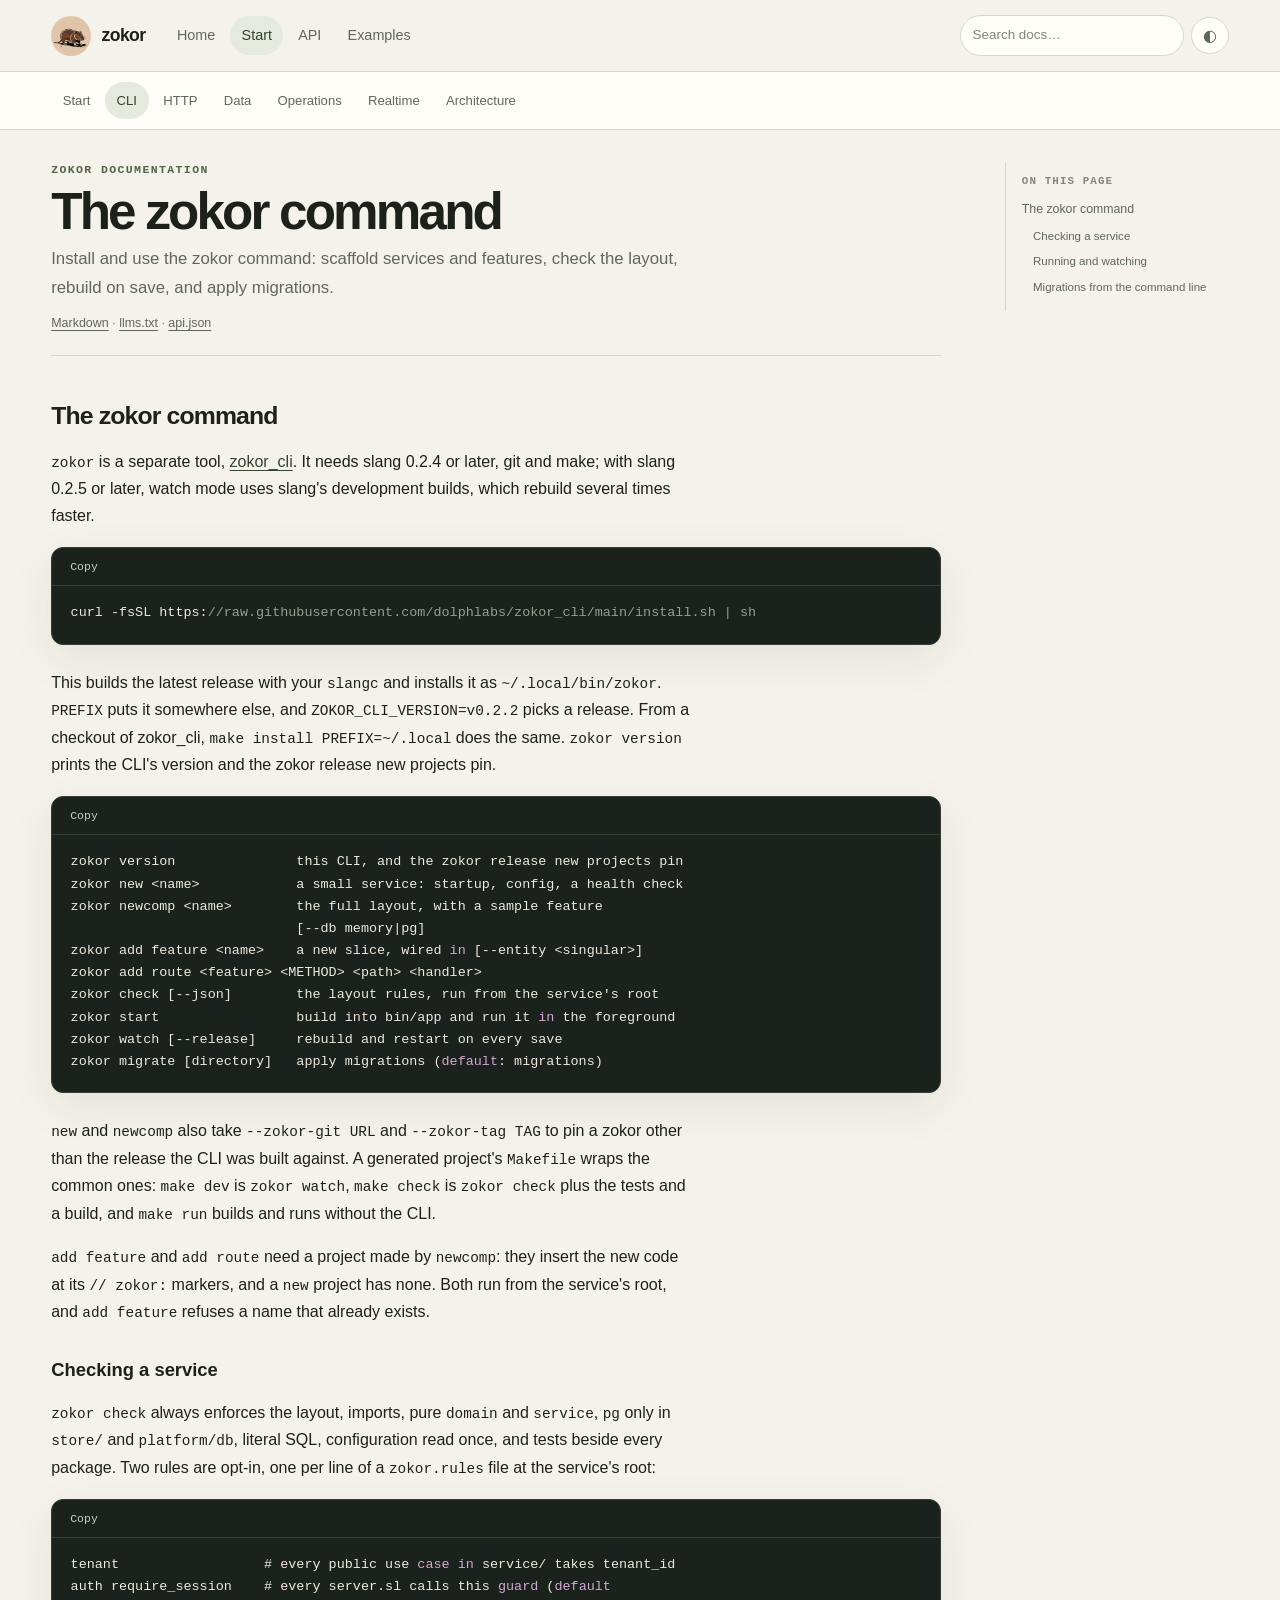
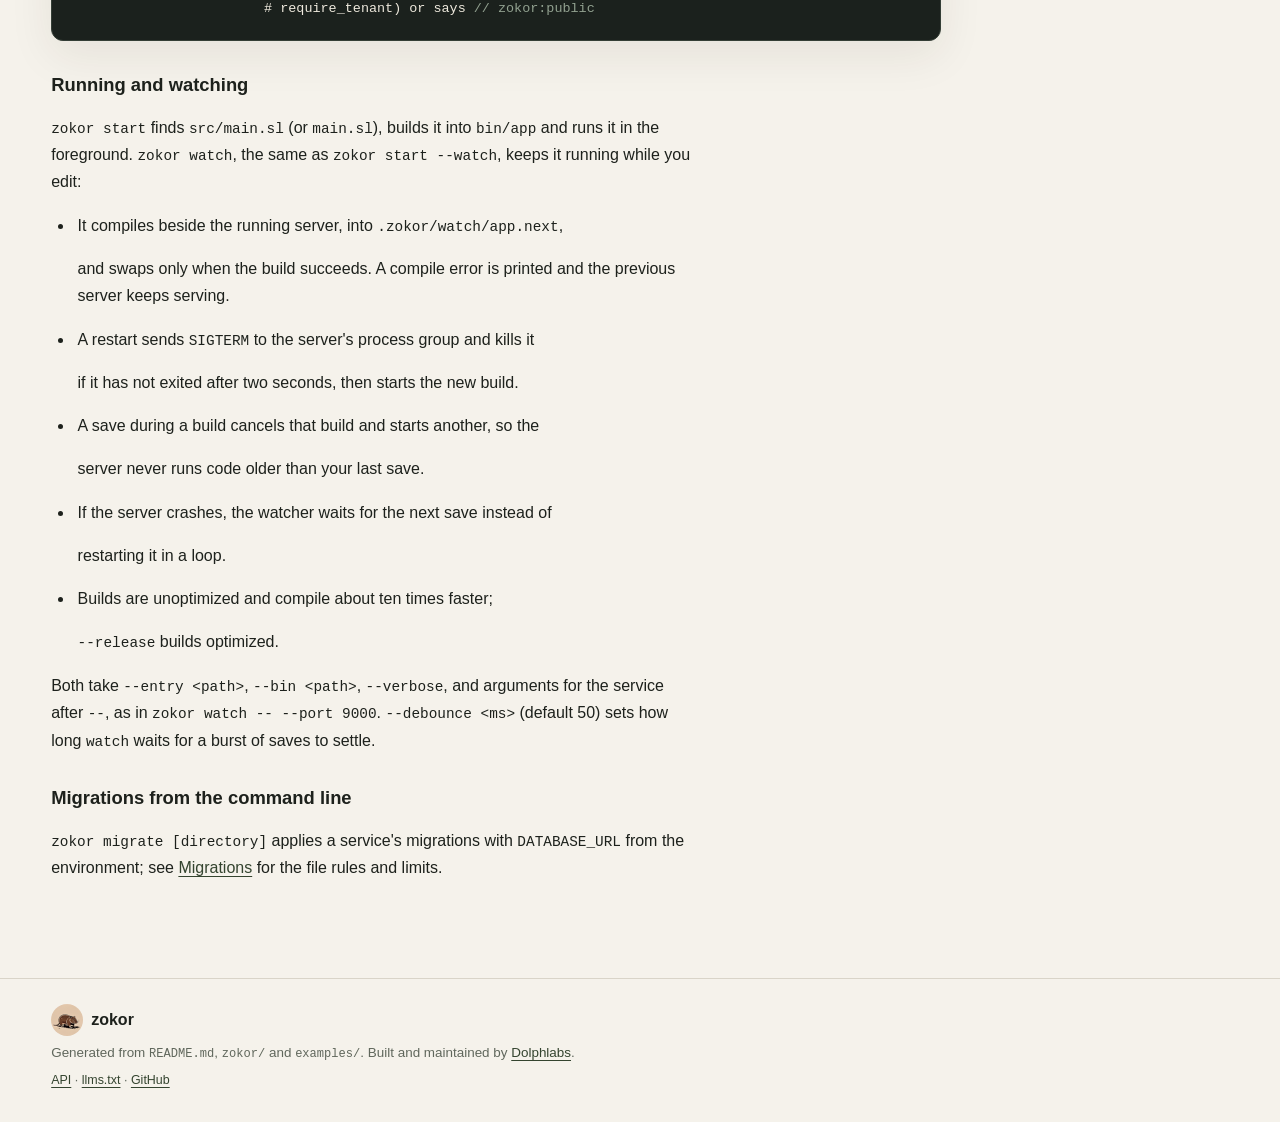
<file: docs/guide/cli.html>
<!doctype html>
<html lang="en" data-theme="auto">
<head>
<meta charset="utf-8">
<meta name="viewport" content="width=device-width, initial-scale=1">
<title>Zokor CLI | Scaffold, Check, Watch &amp; Migrate</title>
<meta name="description" content="Install and use the zokor command: scaffold services and features, check the layout, rebuild on save, and apply migrations.">
<meta name="author" content="Dolphlabs">
<meta property="og:site_name" content="Zokor">
<meta property="og:title" content="Zokor CLI | Scaffold, Check, Watch &amp; Migrate">
<meta property="og:description" content="Install and use the zokor command: scaffold services and features, check the layout, rebuild on save, and apply migrations.">
<meta property="og:type" content="website">
<meta property="og:url" content="https://zokor.dolphlabs.com/guide/cli">
<meta property="og:locale" content="en_US">
<meta name="twitter:card" content="summary_large_image">
<meta name="twitter:title" content="Zokor CLI | Scaffold, Check, Watch &amp; Migrate">
<meta name="twitter:description" content="Install and use the zokor command: scaffold services and features, check the layout, rebuild on save, and apply migrations.">
<link rel="canonical" href="https://zokor.dolphlabs.com/guide/cli">
<link rel="alternate" type="text/markdown" href="../guide/cli.md" title="Markdown">
<link rel="alternate" type="text/plain" href="../llms.txt" title="llms.txt">
<link rel="stylesheet" href="../style.css">
<link rel="icon" type="image/png" sizes="64x64" href="../assets/zokor-icon-64.png">
<meta property="og:image" content="https://zokor.dolphlabs.com/assets/zokor-card-1200x630.jpg"><meta property="og:image:alt" content="Zokor, a backend framework for Slang"><meta property="og:image:width" content="1200"><meta property="og:image:height" content="630"><meta name="twitter:image" content="https://zokor.dolphlabs.com/assets/zokor-card-1200x630.jpg"><meta name="twitter:image:alt" content="Zokor, a backend framework for Slang">
</head>
<body>
<a class="skip" href="#main">Skip to content</a>
<header class="topbar">
  <a class="brand" href="../">
    <img src="../assets/zokor-header-256.png" width="40" height="40" alt="">
    <span>zokor</span>
  </a>
  <button id="navtoggle" class="navtoggle" type="button" aria-label="Toggle navigation"
          aria-expanded="false" aria-controls="mainnav">
    <span></span><span></span><span></span>
  </button>
  <nav class="mainnav" id="mainnav" aria-label="Main navigation"><a href="../">Home</a><a href="../guide/start" class="active" aria-current="page">Start</a><a href="../api/">API</a><a href="../examples/">Examples</a></nav>
  <div class="tools">
    <label class="search-label" for="search">Search</label>
    <input id="search" type="search" placeholder="Search docs…" autocomplete="off"
           aria-label="Search documentation" aria-controls="results">
    <button id="theme" type="button" aria-label="Toggle color theme">◐</button>
  </div>
</header>
<div id="navscrim" class="navscrim" hidden></div>
<div id="results" class="results" role="listbox" aria-label="Search results" hidden></div>
<nav class="subnav" aria-label="Guide pages"><a href="../guide/start">Start</a><a href="../guide/cli" aria-current="page">CLI</a><a href="../guide/http">HTTP</a><a href="../guide/data">Data</a><a href="../guide/operations">Operations</a><a href="../guide/realtime">Realtime</a><a href="../guide/architecture">Architecture</a></nav>
<main id="main">

<div class="page">
  <article class="content">
<header class="page-head"><p class="page-kicker">Zokor documentation</p><h1>The zokor command</h1><p class="tagline">Install and use the zokor command: scaffold services and features, check the layout, rebuild on save, and apply migrations.</p><p class="agentline"><a href="../guide/cli.md">Markdown</a> · <a href="../llms.txt">llms.txt</a> · <a href="../api.json">api.json</a></p></header>
<section class="readme-section"><h2 id="the-zokor-command">The zokor command<a class="anchor" href="#the-zokor-command" aria-label="Link to this section">#</a></h2><p><code>zokor</code> is a separate tool, <a href="https://github.com/dolphlabs/zokor_cli" rel="noopener">zokor_cli</a>. It needs slang 0.2.4 or later, git and make; with slang 0.2.5 or later, watch mode uses slang&#x27;s development builds, which rebuild several times faster.</p>
<div class="code"><div class="code-head"><button class="copy" type="button" aria-label="Copy code">Copy</button></div><pre><code class="">curl -fsSL https:<span class="tok-comment">//raw.githubusercontent.com/dolphlabs/zokor_cli/main/install.sh | sh</span></code></pre></div>
<p>This builds the latest release with your <code>slangc</code> and installs it as <code>~/.local/bin/zokor</code>. <code>PREFIX</code> puts it somewhere else, and <code>ZOKOR_CLI_VERSION=v0.2.2</code> picks a release. From a checkout of zokor_cli, <code>make install PREFIX=~/.local</code> does the same. <code>zokor version</code> prints the CLI&#x27;s version and the zokor release new projects pin.</p>
<div class="code"><div class="code-head"><button class="copy" type="button" aria-label="Copy code">Copy</button></div><pre><code class="">zokor version               this CLI, and the zokor release new projects pin
zokor new &lt;name&gt;            a small service: startup, config, a health check
zokor newcomp &lt;name&gt;        the full layout, with a sample feature
                            [--db memory|pg]
zokor add feature &lt;name&gt;    a new slice, wired <span class="tok-keyword">in</span> [--entity &lt;singular&gt;]
zokor add route &lt;feature&gt; &lt;METHOD&gt; &lt;path&gt; &lt;handler&gt;
zokor check [--json]        the layout rules, run from the service&#x27;s root
zokor start                 build into bin/app and run it <span class="tok-keyword">in</span> the foreground
zokor watch [--release]     rebuild and restart on every save
zokor migrate [directory]   apply migrations (<span class="tok-keyword">default</span>: migrations)</code></pre></div>
<p><code>new</code> and <code>newcomp</code> also take <code>--zokor-git URL</code> and <code>--zokor-tag TAG</code> to pin a zokor other than the release the CLI was built against. A generated project&#x27;s <code>Makefile</code> wraps the common ones: <code>make dev</code> is <code>zokor watch</code>, <code>make check</code> is <code>zokor check</code> plus the tests and a build, and <code>make run</code> builds and runs without the CLI.</p>
<p><code>add feature</code> and <code>add route</code> need a project made by <code>newcomp</code>: they insert the new code at its <code>// zokor:</code> markers, and a <code>new</code> project has none. Both run from the service&#x27;s root, and <code>add feature</code> refuses a name that already exists.</p>
<h3 id="checking-a-service">Checking a service<a class="anchor" href="#checking-a-service" aria-label="Link to this section">#</a></h3>
<p><code>zokor check</code> always enforces the layout, imports, pure <code>domain</code> and <code>service</code>, <code>pg</code> only in <code>store/</code> and <code>platform/db</code>, literal SQL, configuration read once, and tests beside every package. Two rules are opt-in, one per line of a <code>zokor.rules</code> file at the service&#x27;s root:</p>
<div class="code"><div class="code-head"><button class="copy" type="button" aria-label="Copy code">Copy</button></div><pre><code class="">tenant                  # every public use <span class="tok-keyword">case</span> <span class="tok-keyword">in</span> service/ takes tenant_id
auth require_session    # every server.sl calls this <span class="tok-keyword">guard</span> (<span class="tok-keyword">default</span>
                        # require_tenant) or says <span class="tok-comment">// zokor:public</span></code></pre></div>
<h3 id="running-and-watching">Running and watching<a class="anchor" href="#running-and-watching" aria-label="Link to this section">#</a></h3>
<p><code>zokor start</code> finds <code>src/main.sl</code> (or <code>main.sl</code>), builds it into <code>bin/app</code> and runs it in the foreground. <code>zokor watch</code>, the same as <code>zokor start --watch</code>, keeps it running while you edit:</p>
<ul><li>It compiles beside the running server, into <code>.zokor/watch/app.next</code>,<p>and swaps only when the build succeeds. A compile error is printed and the previous server keeps serving.</p></li><li>A restart sends <code>SIGTERM</code> to the server&#x27;s process group and kills it<p>if it has not exited after two seconds, then starts the new build.</p></li><li>A save during a build cancels that build and starts another, so the<p>server never runs code older than your last save.</p></li><li>If the server crashes, the watcher waits for the next save instead of<p>restarting it in a loop.</p></li><li>Builds are unoptimized and compile about ten times faster;<p><code>--release</code> builds optimized.</p></li></ul>
<p>Both take <code>--entry &lt;path&gt;</code>, <code>--bin &lt;path&gt;</code>, <code>--verbose</code>, and arguments for the service after <code>--</code>, as in <code>zokor watch -- --port 9000</code>. <code>--debounce &lt;ms&gt;</code> (default 50) sets how long <code>watch</code> waits for a burst of saves to settle.</p>
<h3 id="migrations-from-the-command-line">Migrations from the command line<a class="anchor" href="#migrations-from-the-command-line" aria-label="Link to this section">#</a></h3>
<p><code>zokor migrate [directory]</code> applies a service&#x27;s migrations with <code>DATABASE_URL</code> from the environment; see <a href="../guide/data#migrations">Migrations</a> for the file rules and limits.</p></section>
  </article>
  <aside class="toc" aria-label="On this page">
    <p class="toc-title">On this page</p>
    <nav id="toc"></nav>
  </aside>
</div>
</main>
<footer class="foot">
  <div class="foot-brand"><img src="../assets/zokor-icon-64.png" width="32" height="32" alt="">
    <span>zokor</span></div>
  <p>Generated from <code>README.md</code>, <code>zokor/</code> and <code>examples/</code>.
     Built and maintained by <a href="https://dolphlabs.com" rel="noopener">Dolphlabs</a>.</p>
  <p class="foot-links"><a href="../api/">API</a> ·
     <a href="../llms.txt">llms.txt</a> ·
     <a href="https://github.com/dolphlabs/zokor" rel="noopener">GitHub</a></p>
</footer>
<script src="../app.js" defer></script>
</body>
</html>
</file>
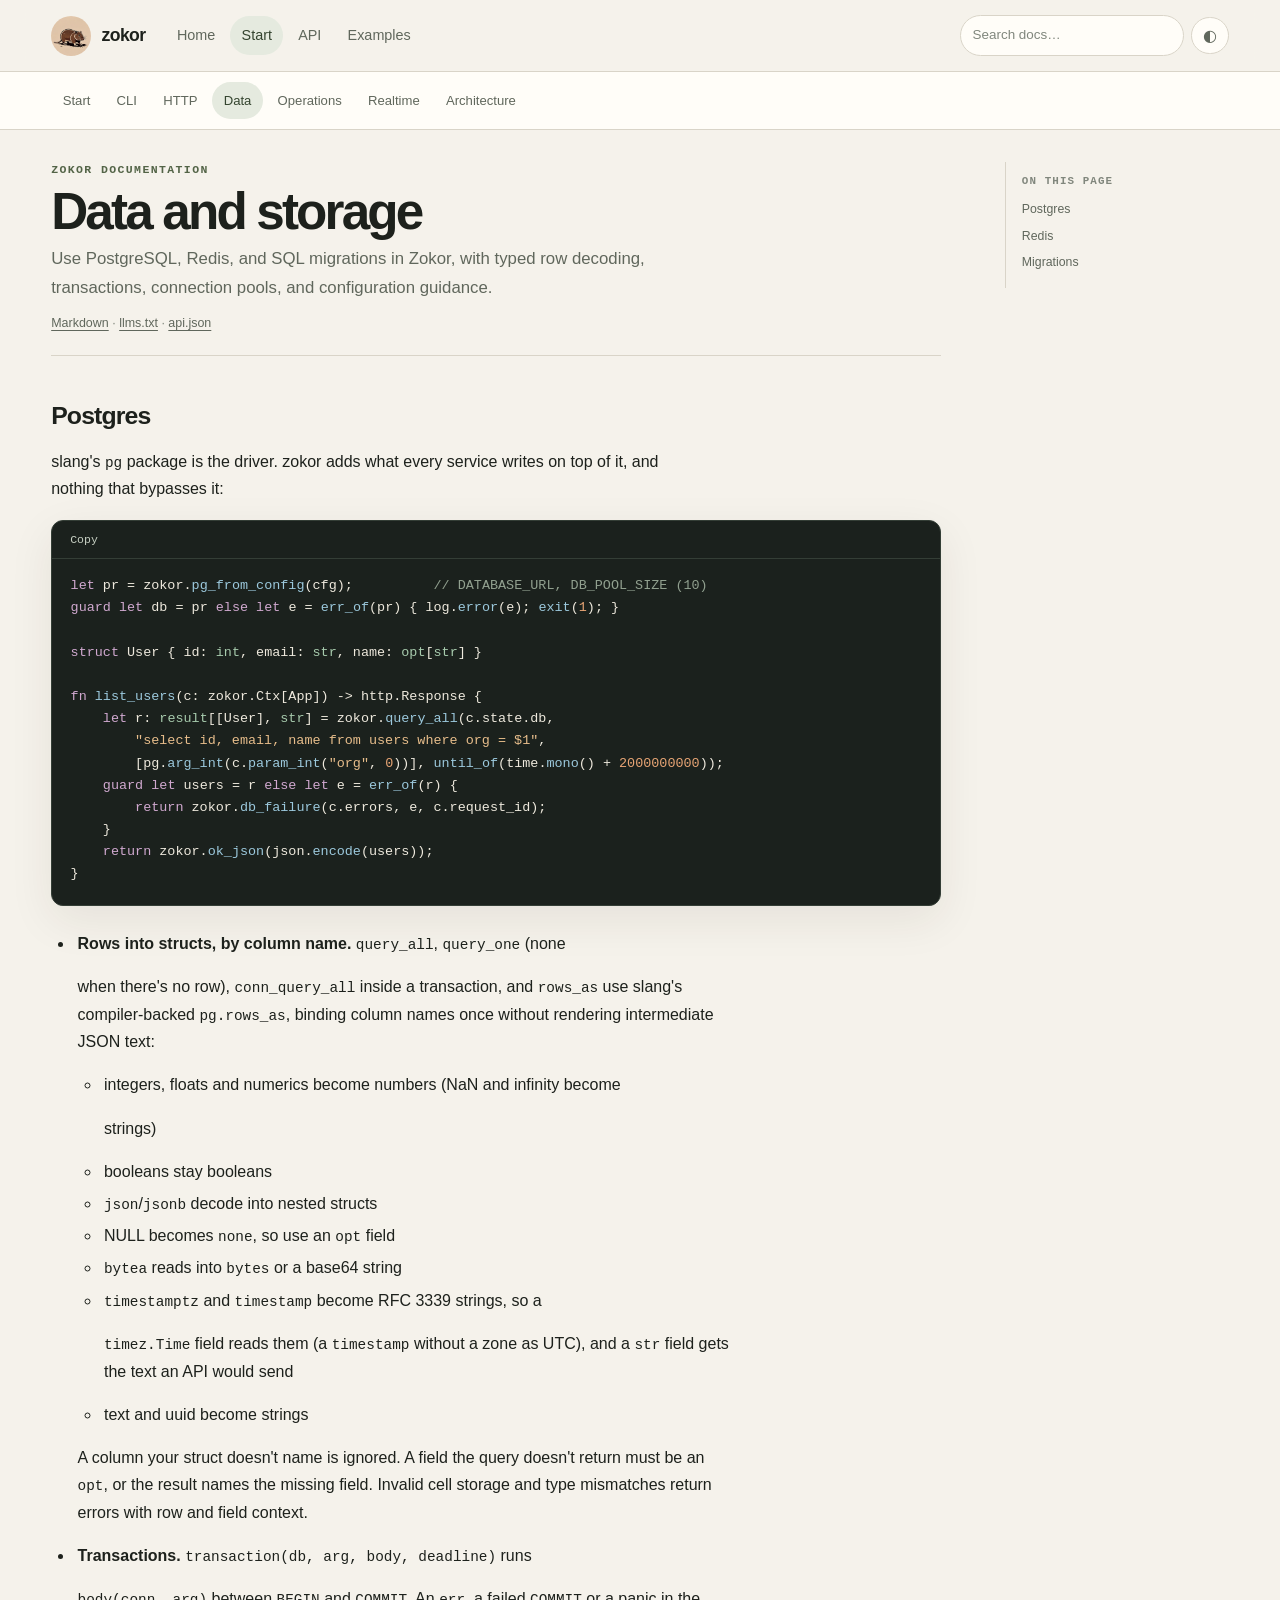
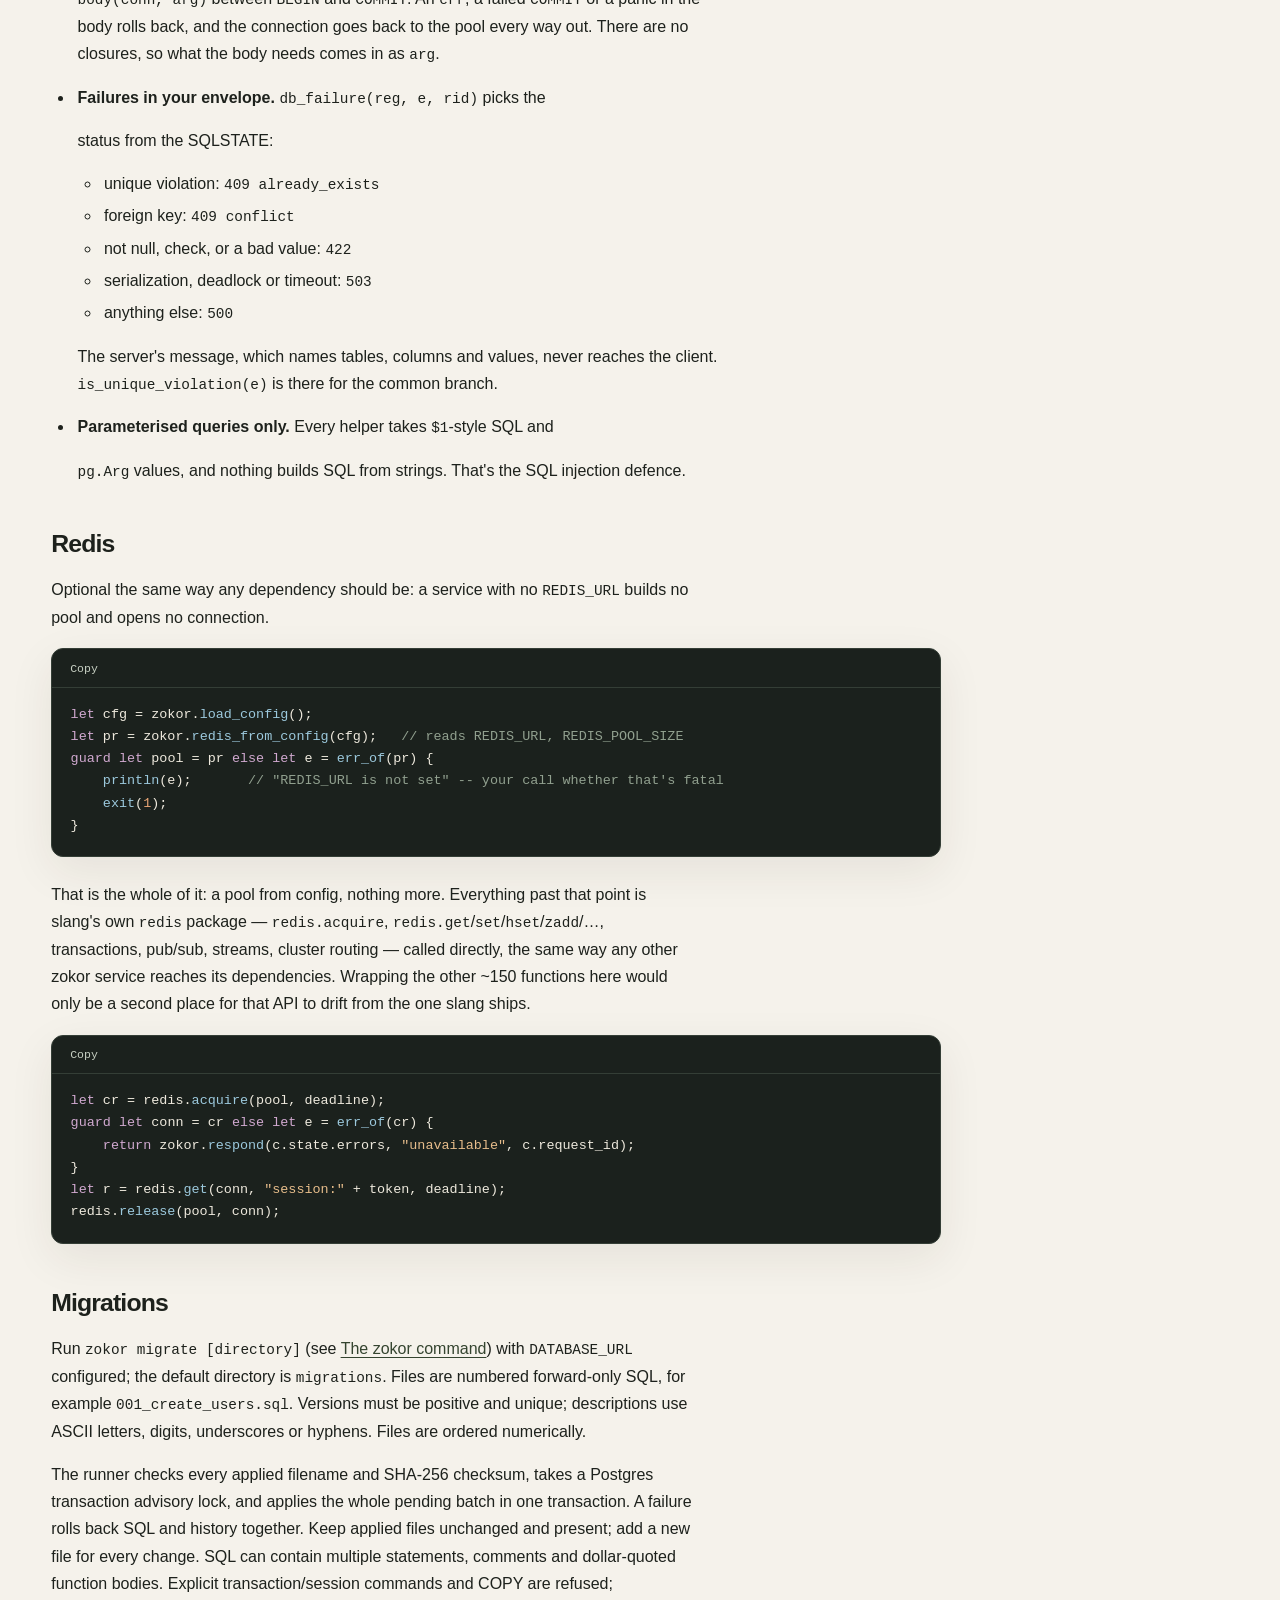
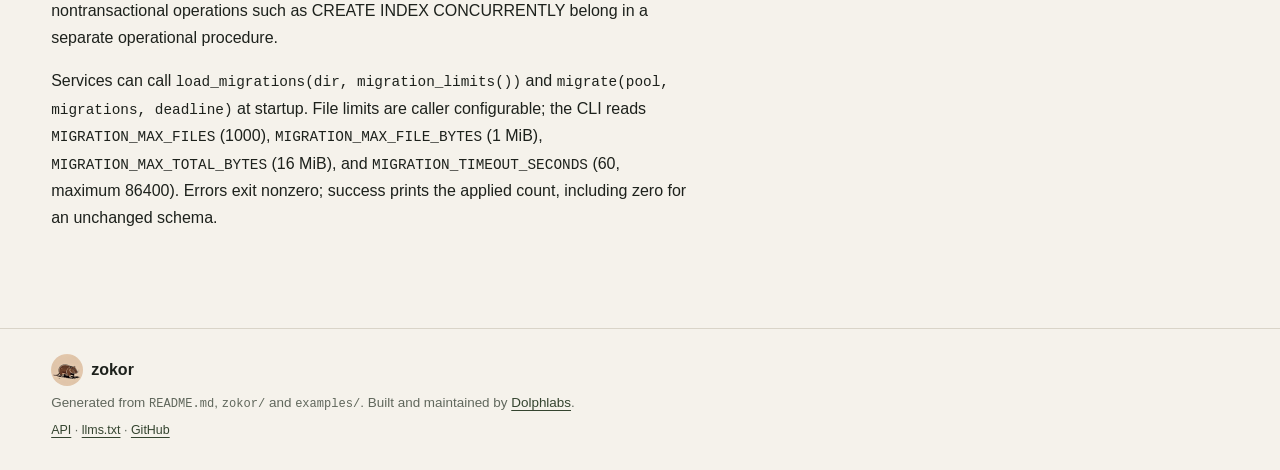
<file: docs/guide/data.html>
<!doctype html>
<html lang="en" data-theme="auto">
<head>
<meta charset="utf-8">
<meta name="viewport" content="width=device-width, initial-scale=1">
<title>Zokor Data | PostgreSQL, Redis &amp; Migrations</title>
<meta name="description" content="Use PostgreSQL, Redis, and SQL migrations in Zokor, with typed row decoding, transactions, connection pools, and configuration guidance.">
<meta name="author" content="Dolphlabs">
<meta property="og:site_name" content="Zokor">
<meta property="og:title" content="Zokor Data | PostgreSQL, Redis &amp; Migrations">
<meta property="og:description" content="Use PostgreSQL, Redis, and SQL migrations in Zokor, with typed row decoding, transactions, connection pools, and configuration guidance.">
<meta property="og:type" content="website">
<meta property="og:url" content="https://zokor.dolphlabs.com/guide/data">
<meta property="og:locale" content="en_US">
<meta name="twitter:card" content="summary_large_image">
<meta name="twitter:title" content="Zokor Data | PostgreSQL, Redis &amp; Migrations">
<meta name="twitter:description" content="Use PostgreSQL, Redis, and SQL migrations in Zokor, with typed row decoding, transactions, connection pools, and configuration guidance.">
<link rel="canonical" href="https://zokor.dolphlabs.com/guide/data">
<link rel="alternate" type="text/markdown" href="../guide/data.md" title="Markdown">
<link rel="alternate" type="text/plain" href="../llms.txt" title="llms.txt">
<link rel="stylesheet" href="../style.css">
<link rel="icon" type="image/png" sizes="64x64" href="../assets/zokor-icon-64.png">
<meta property="og:image" content="https://zokor.dolphlabs.com/assets/zokor-card-1200x630.jpg"><meta property="og:image:alt" content="Zokor, a backend framework for Slang"><meta property="og:image:width" content="1200"><meta property="og:image:height" content="630"><meta name="twitter:image" content="https://zokor.dolphlabs.com/assets/zokor-card-1200x630.jpg"><meta name="twitter:image:alt" content="Zokor, a backend framework for Slang">
</head>
<body>
<a class="skip" href="#main">Skip to content</a>
<header class="topbar">
  <a class="brand" href="../">
    <img src="../assets/zokor-header-256.png" width="40" height="40" alt="">
    <span>zokor</span>
  </a>
  <button id="navtoggle" class="navtoggle" type="button" aria-label="Toggle navigation"
          aria-expanded="false" aria-controls="mainnav">
    <span></span><span></span><span></span>
  </button>
  <nav class="mainnav" id="mainnav" aria-label="Main navigation"><a href="../">Home</a><a href="../guide/start" class="active" aria-current="page">Start</a><a href="../api/">API</a><a href="../examples/">Examples</a></nav>
  <div class="tools">
    <label class="search-label" for="search">Search</label>
    <input id="search" type="search" placeholder="Search docs…" autocomplete="off"
           aria-label="Search documentation" aria-controls="results">
    <button id="theme" type="button" aria-label="Toggle color theme">◐</button>
  </div>
</header>
<div id="navscrim" class="navscrim" hidden></div>
<div id="results" class="results" role="listbox" aria-label="Search results" hidden></div>
<nav class="subnav" aria-label="Guide pages"><a href="../guide/start">Start</a><a href="../guide/cli">CLI</a><a href="../guide/http">HTTP</a><a href="../guide/data" aria-current="page">Data</a><a href="../guide/operations">Operations</a><a href="../guide/realtime">Realtime</a><a href="../guide/architecture">Architecture</a></nav>
<main id="main">

<div class="page">
  <article class="content">
<header class="page-head"><p class="page-kicker">Zokor documentation</p><h1>Data and storage</h1><p class="tagline">Use PostgreSQL, Redis, and SQL migrations in Zokor, with typed row decoding, transactions, connection pools, and configuration guidance.</p><p class="agentline"><a href="../guide/data.md">Markdown</a> · <a href="../llms.txt">llms.txt</a> · <a href="../api.json">api.json</a></p></header>
<section class="readme-section"><h2 id="postgres">Postgres<a class="anchor" href="#postgres" aria-label="Link to this section">#</a></h2><p>slang&#x27;s <code>pg</code> package is the driver. zokor adds what every service writes on top of it, and nothing that bypasses it:</p>
<div class="code"><div class="code-head"><button class="copy" type="button" aria-label="Copy code">Copy</button></div><pre><code class="language-slang"><span class="tok-keyword">let</span> pr = zokor.<span class="tok-function">pg_from_config</span>(cfg);          <span class="tok-comment">// DATABASE_URL, DB_POOL_SIZE (10)</span>
<span class="tok-keyword">guard</span> <span class="tok-keyword">let</span> db = pr <span class="tok-keyword">else</span> <span class="tok-keyword">let</span> e = <span class="tok-builtin">err_of</span>(pr) { log.<span class="tok-function">error</span>(e); <span class="tok-builtin">exit</span>(<span class="tok-number">1</span>); }

<span class="tok-keyword">struct</span> User { id: <span class="tok-type">int</span>, email: <span class="tok-type">str</span>, name: <span class="tok-type">opt</span>[<span class="tok-type">str</span>] }

<span class="tok-keyword">fn</span> <span class="tok-function">list_users</span>(c: zokor.Ctx[App]) -&gt; http.Response {
    <span class="tok-keyword">let</span> r: <span class="tok-type">result</span>[[User], <span class="tok-type">str</span>] = zokor.<span class="tok-function">query_all</span>(c.state.db,
        <span class="tok-string">&quot;select id, email, name from users where org = $1&quot;</span>,
        [pg.<span class="tok-function">arg_int</span>(c.<span class="tok-function">param_int</span>(<span class="tok-string">&quot;org&quot;</span>, <span class="tok-number">0</span>))], <span class="tok-builtin">until_of</span>(time.<span class="tok-function">mono</span>() + <span class="tok-number">2000000000</span>));
    <span class="tok-keyword">guard</span> <span class="tok-keyword">let</span> users = r <span class="tok-keyword">else</span> <span class="tok-keyword">let</span> e = <span class="tok-builtin">err_of</span>(r) {
        <span class="tok-keyword">return</span> zokor.<span class="tok-function">db_failure</span>(c.errors, e, c.request_id);
    }
    <span class="tok-keyword">return</span> zokor.<span class="tok-function">ok_json</span>(json.<span class="tok-function">encode</span>(users));
}</code></pre></div>
<ul><li><strong>Rows into structs, by column name.</strong> <code>query_all</code>, <code>query_one</code> (none<p>when there&#x27;s no row), <code>conn_query_all</code> inside a transaction, and <code>rows_as</code> use slang&#x27;s compiler-backed <code>pg.rows_as</code>, binding column names once without rendering intermediate JSON text:</p>
<ul><li>integers, floats and numerics become numbers (NaN and infinity become<p>strings)</p></li><li>booleans stay booleans</li><li><code>json</code>/<code>jsonb</code> decode into nested structs</li><li>NULL becomes <code>none</code>, so use an <code>opt</code> field</li><li><code>bytea</code> reads into <code>bytes</code> or a base64 string</li><li><code>timestamptz</code> and <code>timestamp</code> become RFC 3339 strings, so a<p><code>timez.Time</code> field reads them (a <code>timestamp</code> without a zone as UTC), and a <code>str</code> field gets the text an API would send</p></li><li>text and uuid become strings</li></ul>
<p>A column your struct doesn&#x27;t name is ignored. A field the query doesn&#x27;t return must be an <code>opt</code>, or the result names the missing field. Invalid cell storage and type mismatches return errors with row and field context.</p></li><li><strong>Transactions.</strong> <code>transaction(db, arg, body, deadline)</code> runs<p><code>body(conn, arg)</code> between <code>BEGIN</code> and <code>COMMIT</code>. An <code>err</code>, a failed <code>COMMIT</code> or a panic in the body rolls back, and the connection goes back to the pool every way out. There are no closures, so what the body needs comes in as <code>arg</code>.</p></li><li><strong>Failures in your envelope.</strong> <code>db_failure(reg, e, rid)</code> picks the<p>status from the SQLSTATE:</p>
<ul><li>unique violation: <code>409 already_exists</code></li><li>foreign key: <code>409 conflict</code></li><li>not null, check, or a bad value: <code>422</code></li><li>serialization, deadlock or timeout: <code>503</code></li><li>anything else: <code>500</code></li></ul>
<p>The server&#x27;s message, which names tables, columns and values, never reaches the client. <code>is_unique_violation(e)</code> is there for the common branch.</p></li><li><strong>Parameterised queries only.</strong> Every helper takes <code>$1</code>-style SQL and<p><code>pg.Arg</code> values, and nothing builds SQL from strings. That&#x27;s the SQL injection defence.</p></li></ul></section>
<section class="readme-section"><h2 id="redis">Redis<a class="anchor" href="#redis" aria-label="Link to this section">#</a></h2><p>Optional the same way any dependency should be: a service with no <code>REDIS_URL</code> builds no pool and opens no connection.</p>
<div class="code"><div class="code-head"><button class="copy" type="button" aria-label="Copy code">Copy</button></div><pre><code class="language-slang"><span class="tok-keyword">let</span> cfg = zokor.<span class="tok-function">load_config</span>();
<span class="tok-keyword">let</span> pr = zokor.<span class="tok-function">redis_from_config</span>(cfg);   <span class="tok-comment">// reads REDIS_URL, REDIS_POOL_SIZE</span>
<span class="tok-keyword">guard</span> <span class="tok-keyword">let</span> pool = pr <span class="tok-keyword">else</span> <span class="tok-keyword">let</span> e = <span class="tok-builtin">err_of</span>(pr) {
    <span class="tok-builtin">println</span>(e);       <span class="tok-comment">// &quot;REDIS_URL is not set&quot; -- your call whether that&#x27;s fatal</span>
    <span class="tok-builtin">exit</span>(<span class="tok-number">1</span>);
}</code></pre></div>
<p>That is the whole of it: a pool from config, nothing more. Everything past that point is slang&#x27;s own <code>redis</code> package — <code>redis.acquire</code>, <code>redis.get</code>/<code>set</code>/<code>hset</code>/<code>zadd</code>/…, transactions, pub/sub, streams, cluster routing — called directly, the same way any other zokor service reaches its dependencies. Wrapping the other ~150 functions here would only be a second place for that API to drift from the one slang ships.</p>
<div class="code"><div class="code-head"><button class="copy" type="button" aria-label="Copy code">Copy</button></div><pre><code class="language-slang"><span class="tok-keyword">let</span> cr = redis.<span class="tok-function">acquire</span>(pool, deadline);
<span class="tok-keyword">guard</span> <span class="tok-keyword">let</span> conn = cr <span class="tok-keyword">else</span> <span class="tok-keyword">let</span> e = <span class="tok-builtin">err_of</span>(cr) {
    <span class="tok-keyword">return</span> zokor.<span class="tok-function">respond</span>(c.state.errors, <span class="tok-string">&quot;unavailable&quot;</span>, c.request_id);
}
<span class="tok-keyword">let</span> r = redis.<span class="tok-function">get</span>(conn, <span class="tok-string">&quot;session:&quot;</span> + token, deadline);
redis.<span class="tok-function">release</span>(pool, conn);</code></pre></div></section>
<section class="readme-section"><h2 id="migrations">Migrations<a class="anchor" href="#migrations" aria-label="Link to this section">#</a></h2><p>Run <code>zokor migrate [directory]</code> (see <a href="../guide/cli#the-zokor-command">The zokor command</a>) with <code>DATABASE_URL</code> configured; the default directory is <code>migrations</code>. Files are numbered forward-only SQL, for example <code>001_create_users.sql</code>. Versions must be positive and unique; descriptions use ASCII letters, digits, underscores or hyphens. Files are ordered numerically.</p>
<p>The runner checks every applied filename and SHA-256 checksum, takes a Postgres transaction advisory lock, and applies the whole pending batch in one transaction. A failure rolls back SQL and history together. Keep applied files unchanged and present; add a new file for every change. SQL can contain multiple statements, comments and dollar-quoted function bodies. Explicit transaction/session commands and COPY are refused; nontransactional operations such as CREATE INDEX CONCURRENTLY belong in a separate operational procedure.</p>
<p>Services can call <code>load_migrations(dir, migration_limits())</code> and <code>migrate(pool, migrations, deadline)</code> at startup. File limits are caller configurable; the CLI reads <code>MIGRATION_MAX_FILES</code> (1000), <code>MIGRATION_MAX_FILE_BYTES</code> (1 MiB), <code>MIGRATION_MAX_TOTAL_BYTES</code> (16 MiB), and <code>MIGRATION_TIMEOUT_SECONDS</code> (60, maximum 86400). Errors exit nonzero; success prints the applied count, including zero for an unchanged schema.</p></section>
  </article>
  <aside class="toc" aria-label="On this page">
    <p class="toc-title">On this page</p>
    <nav id="toc"></nav>
  </aside>
</div>
</main>
<footer class="foot">
  <div class="foot-brand"><img src="../assets/zokor-icon-64.png" width="32" height="32" alt="">
    <span>zokor</span></div>
  <p>Generated from <code>README.md</code>, <code>zokor/</code> and <code>examples/</code>.
     Built and maintained by <a href="https://dolphlabs.com" rel="noopener">Dolphlabs</a>.</p>
  <p class="foot-links"><a href="../api/">API</a> ·
     <a href="../llms.txt">llms.txt</a> ·
     <a href="https://github.com/dolphlabs/zokor" rel="noopener">GitHub</a></p>
</footer>
<script src="../app.js" defer></script>
</body>
</html>
</file>
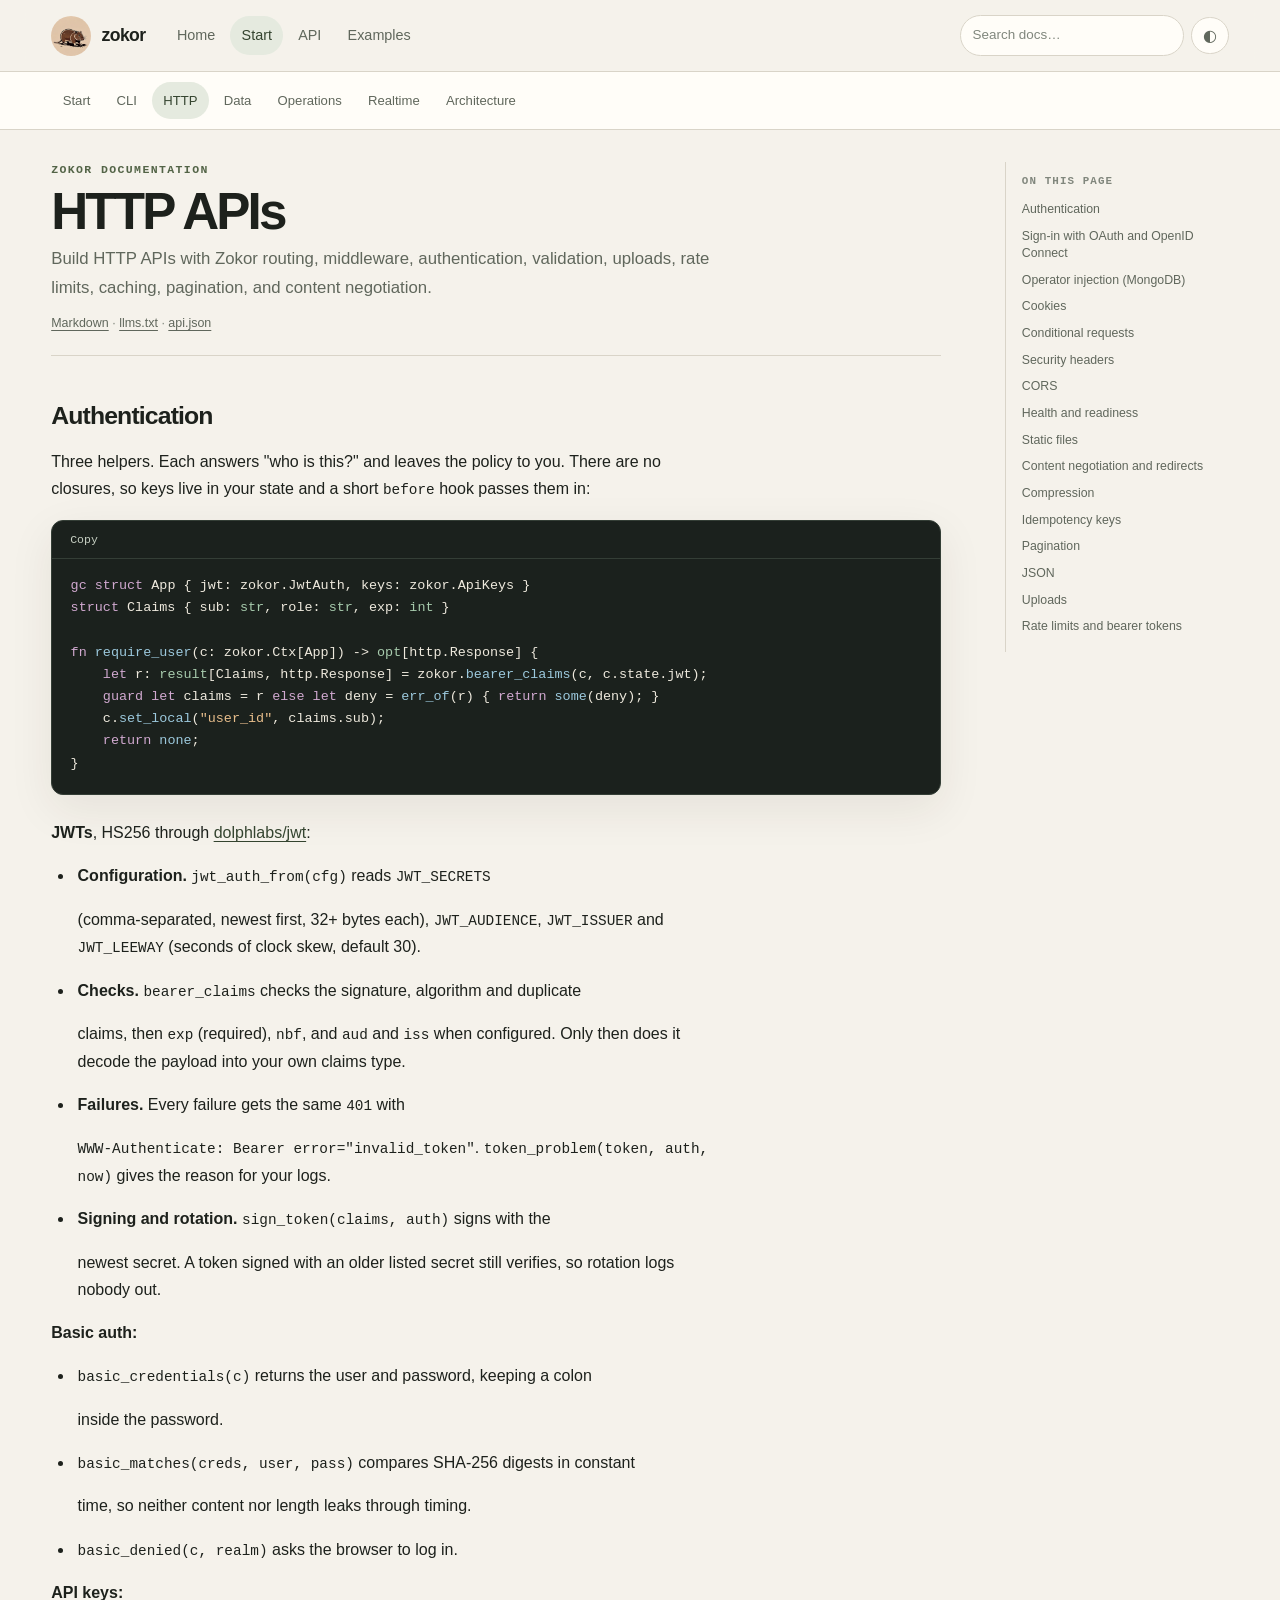
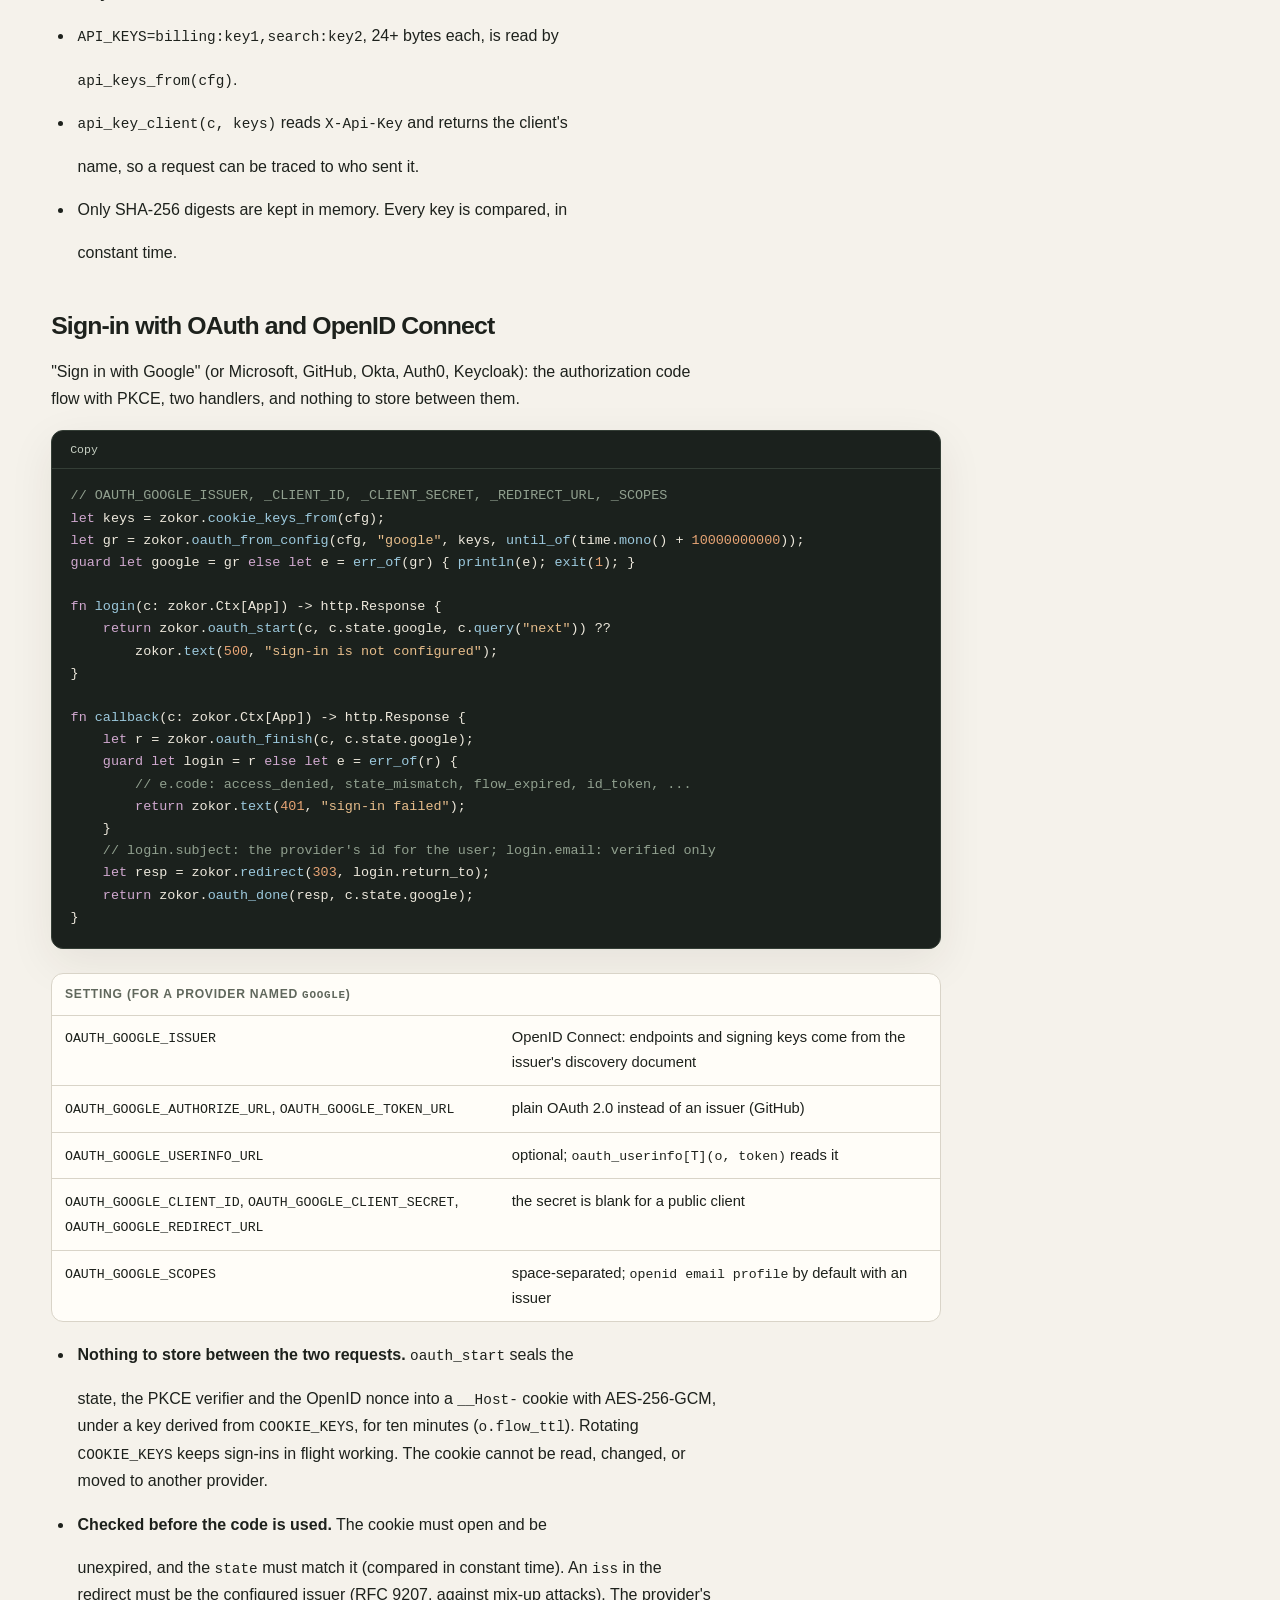
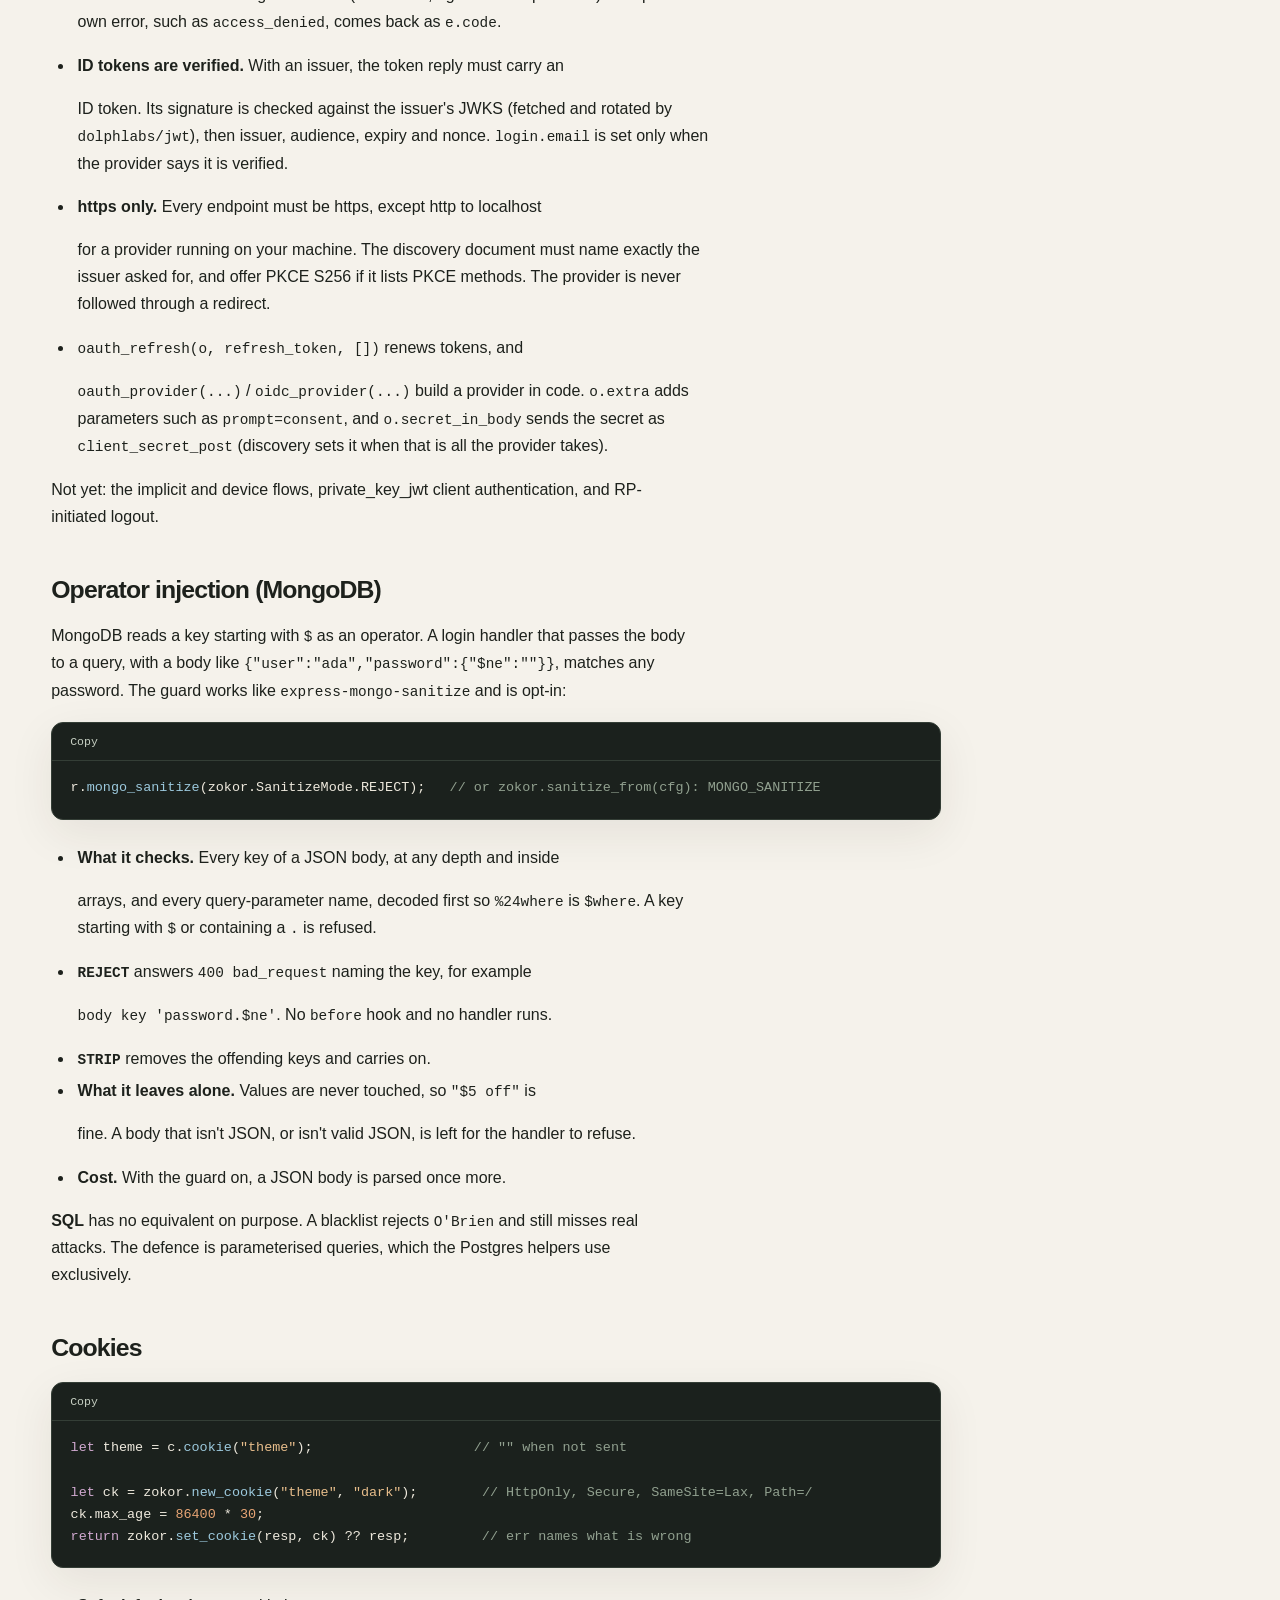
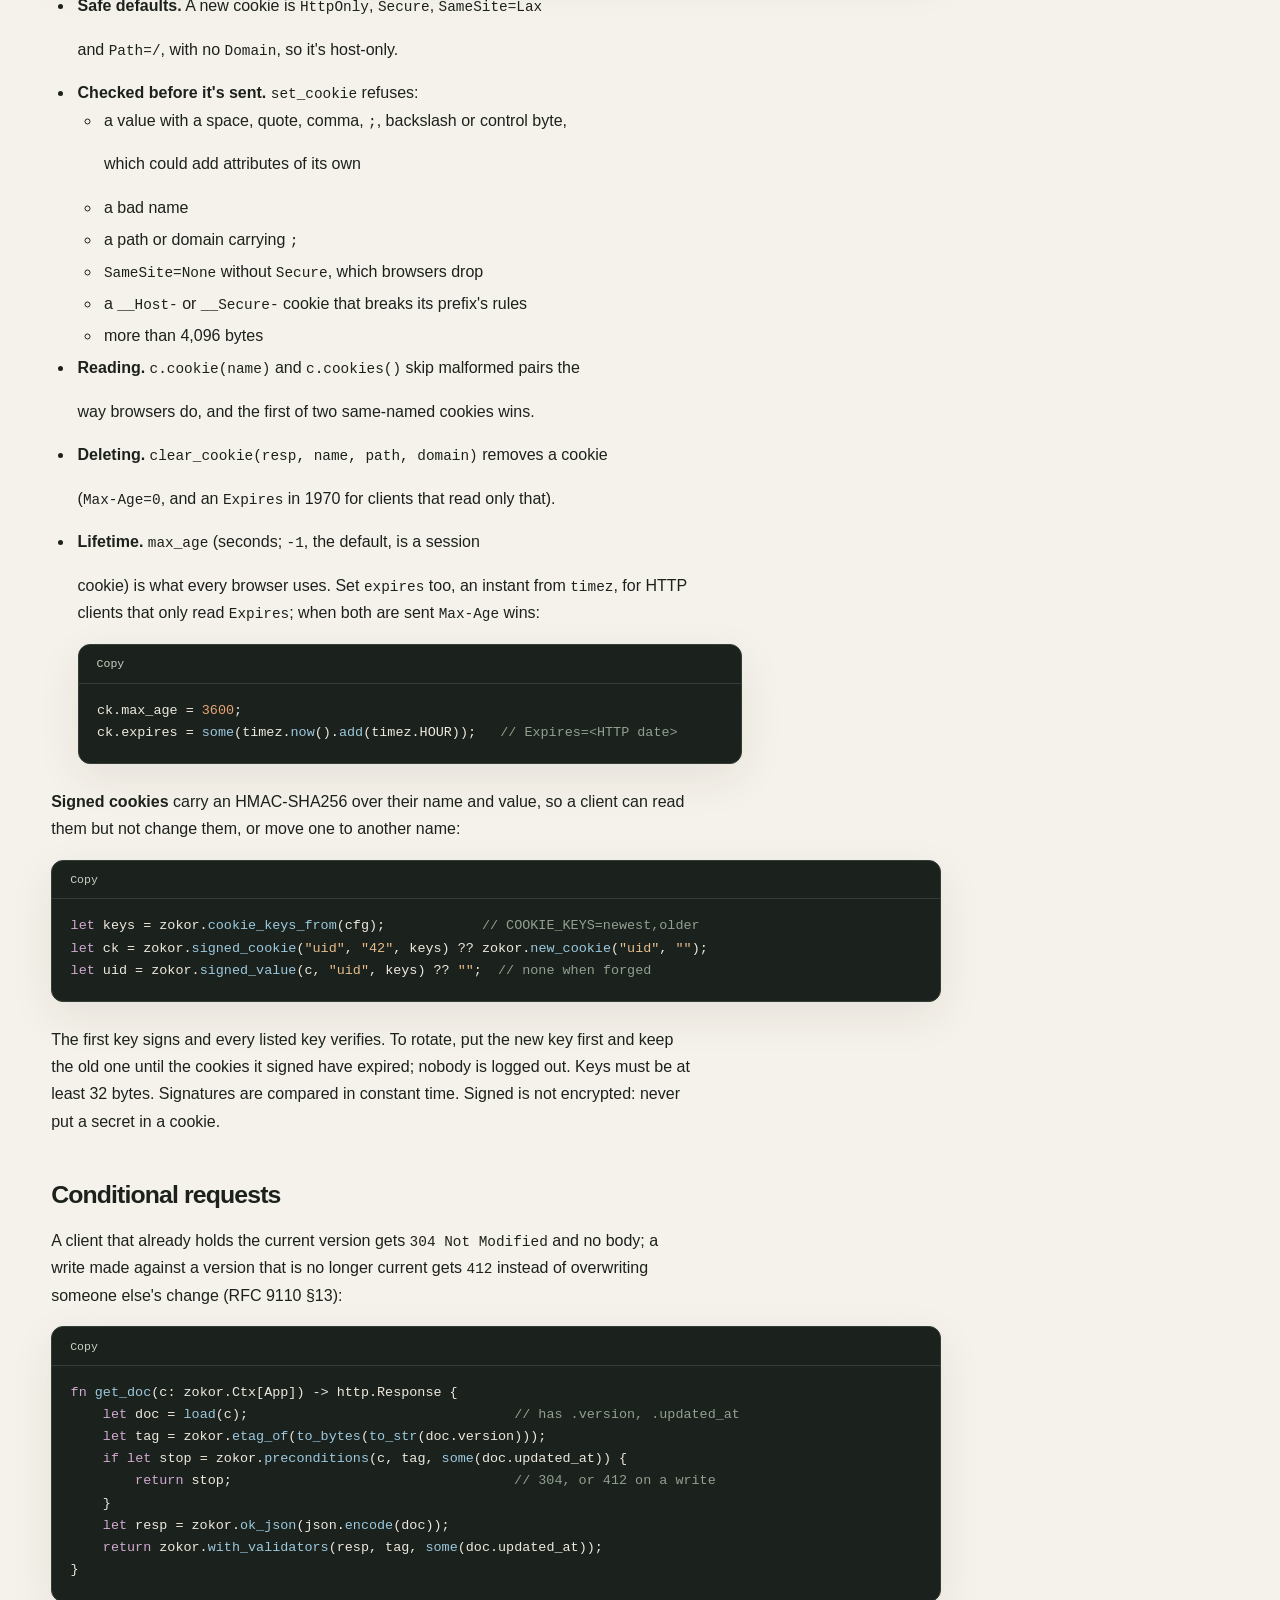
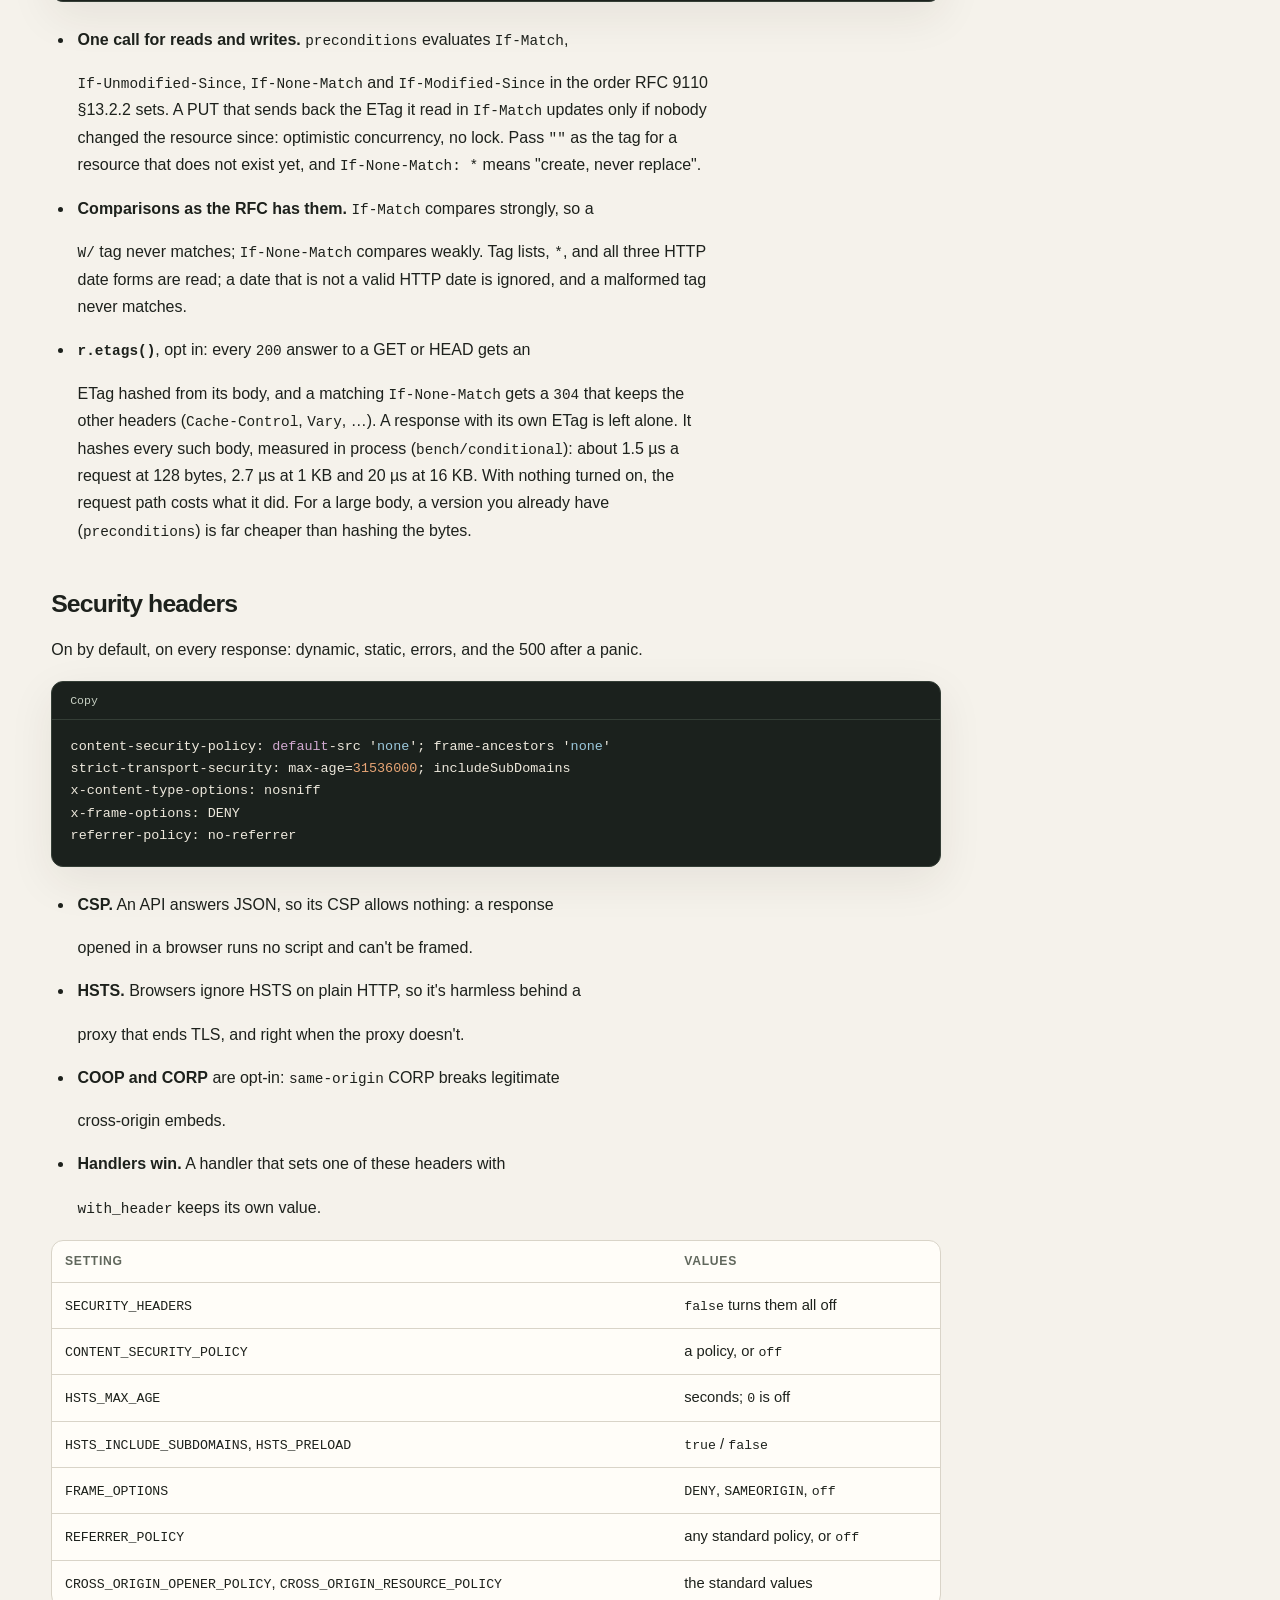
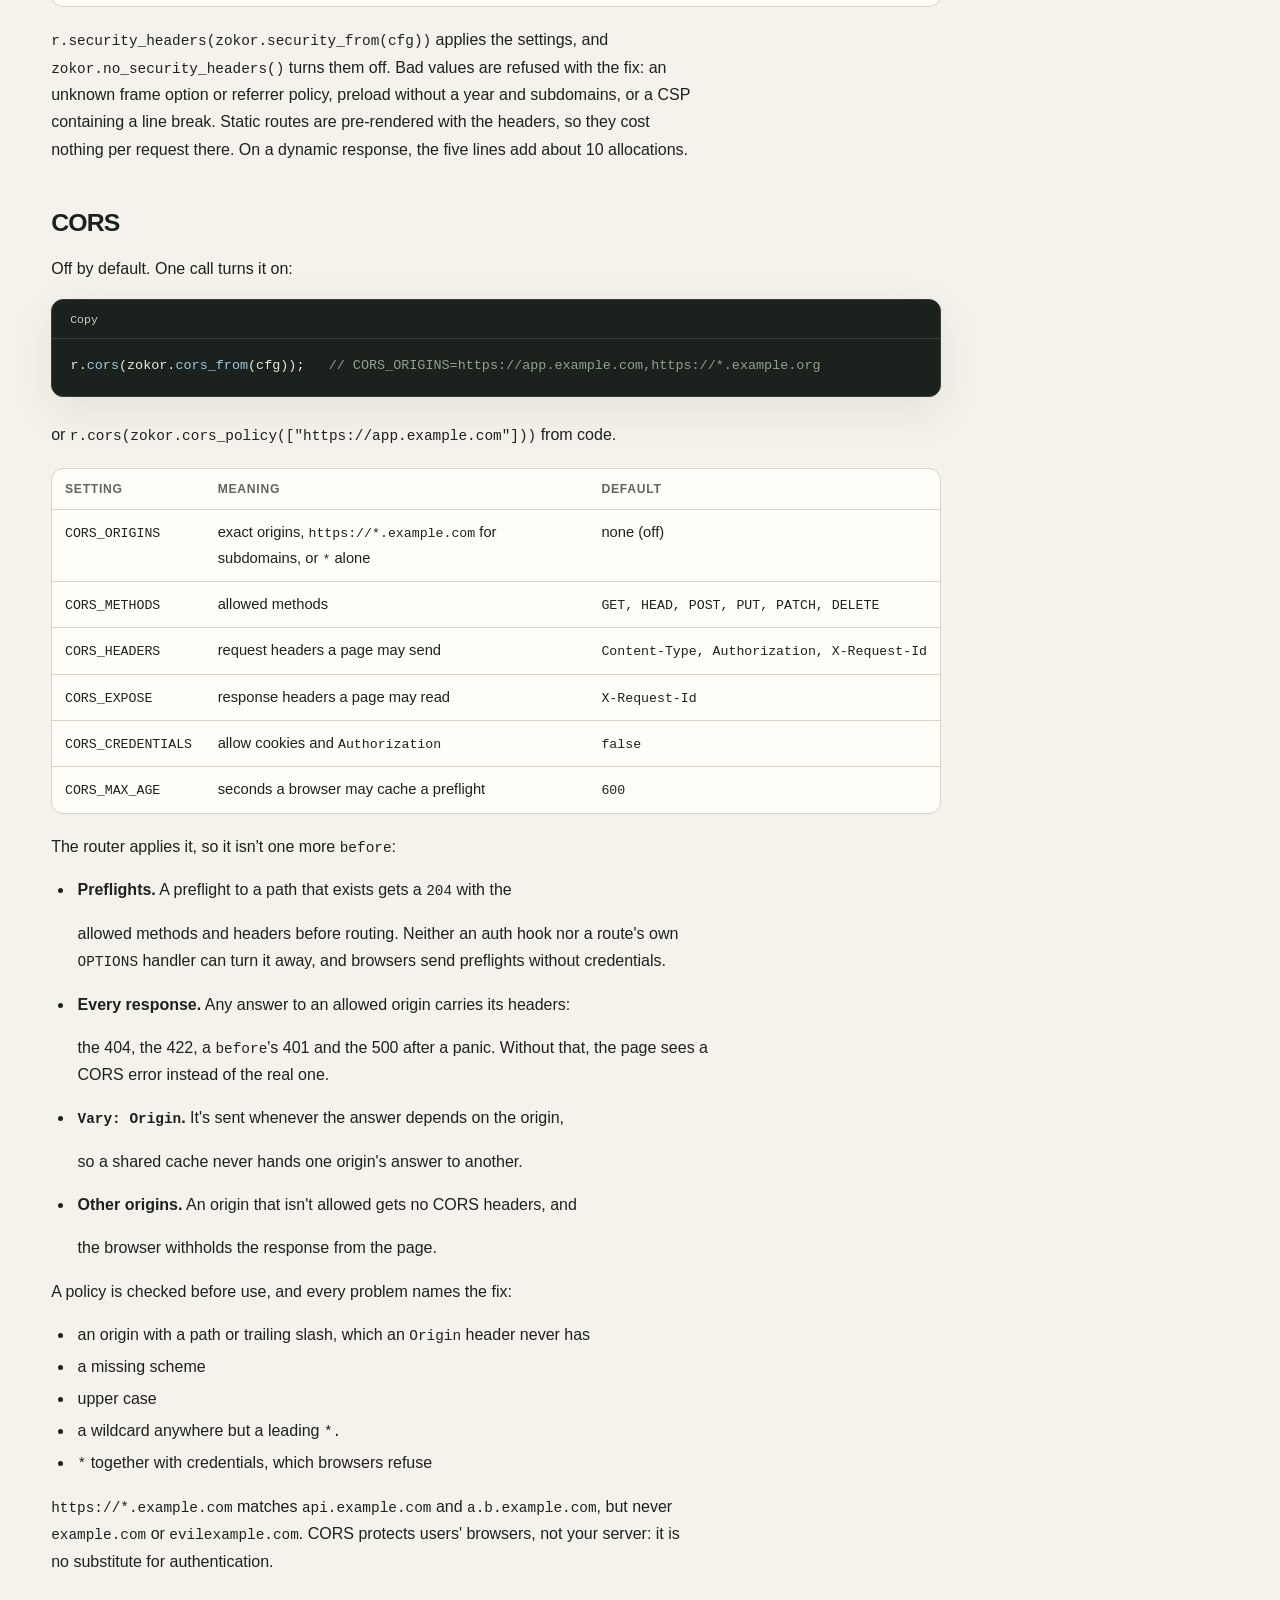
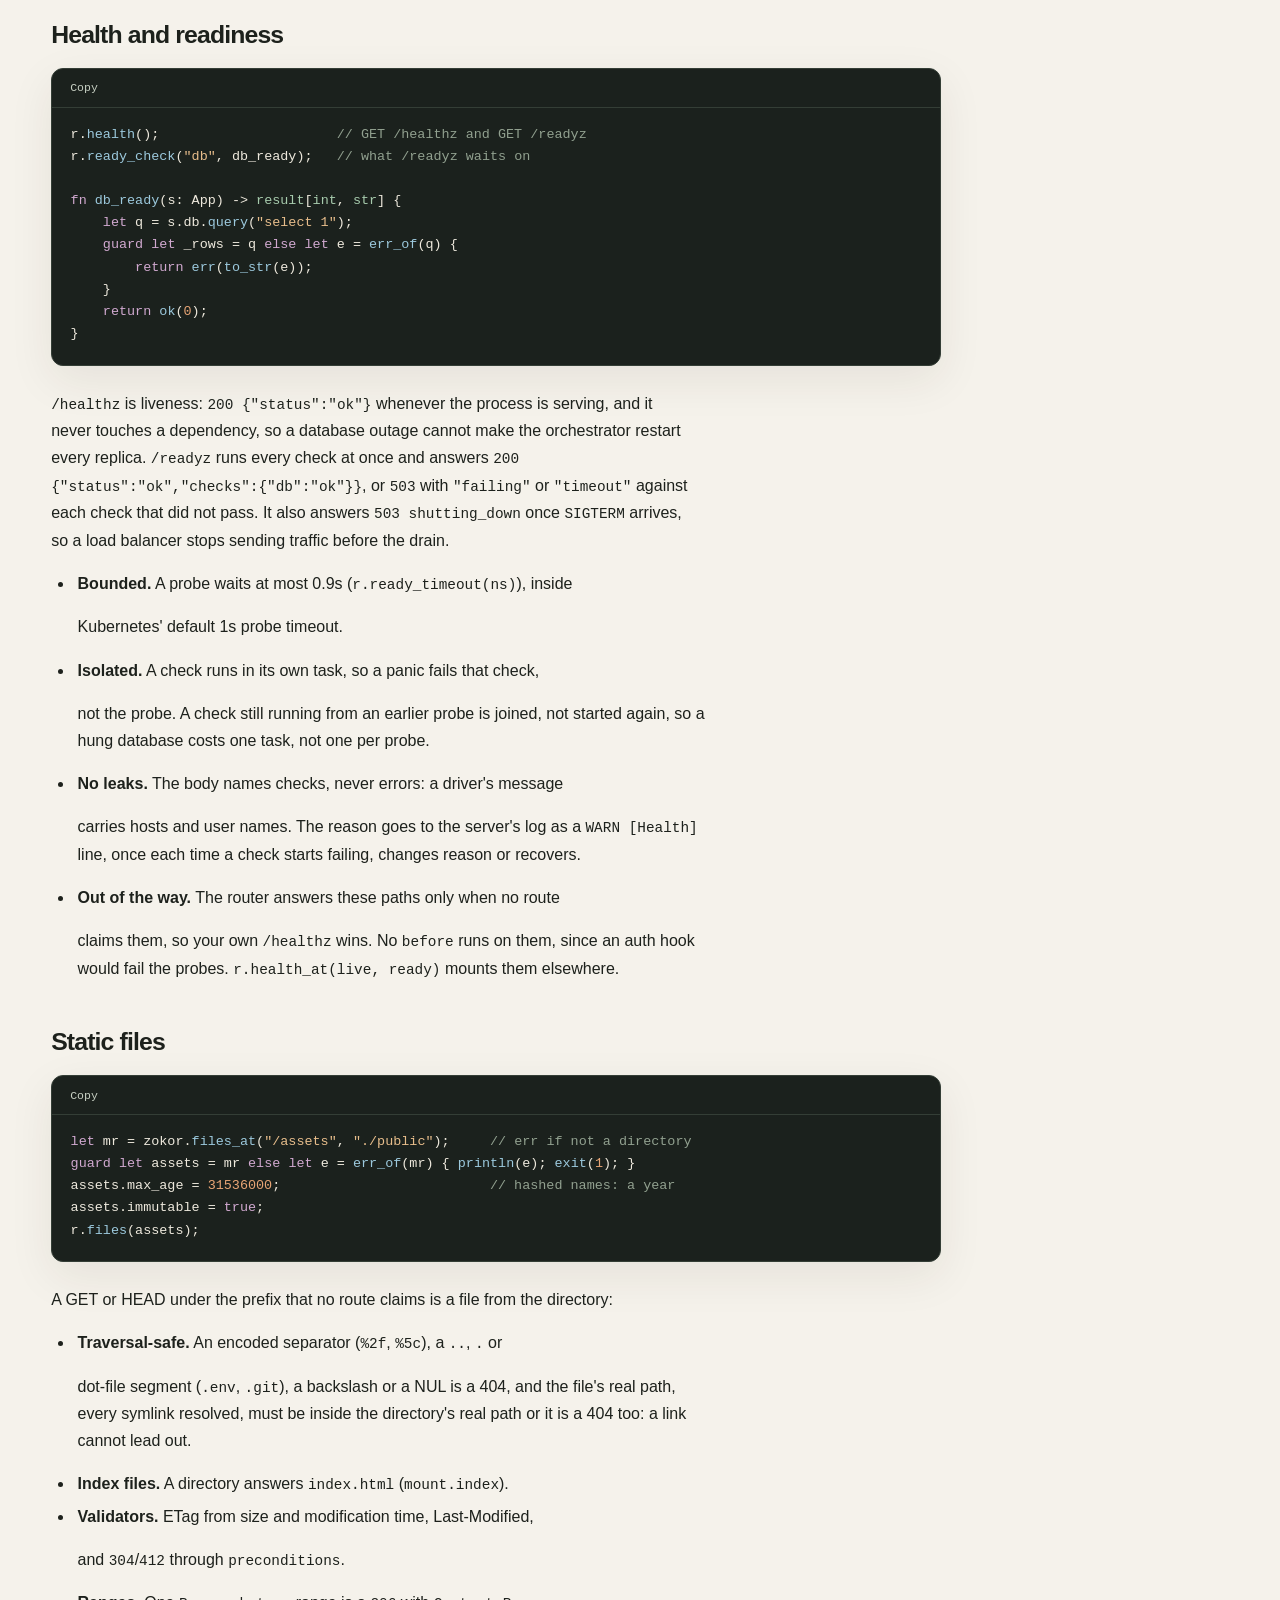
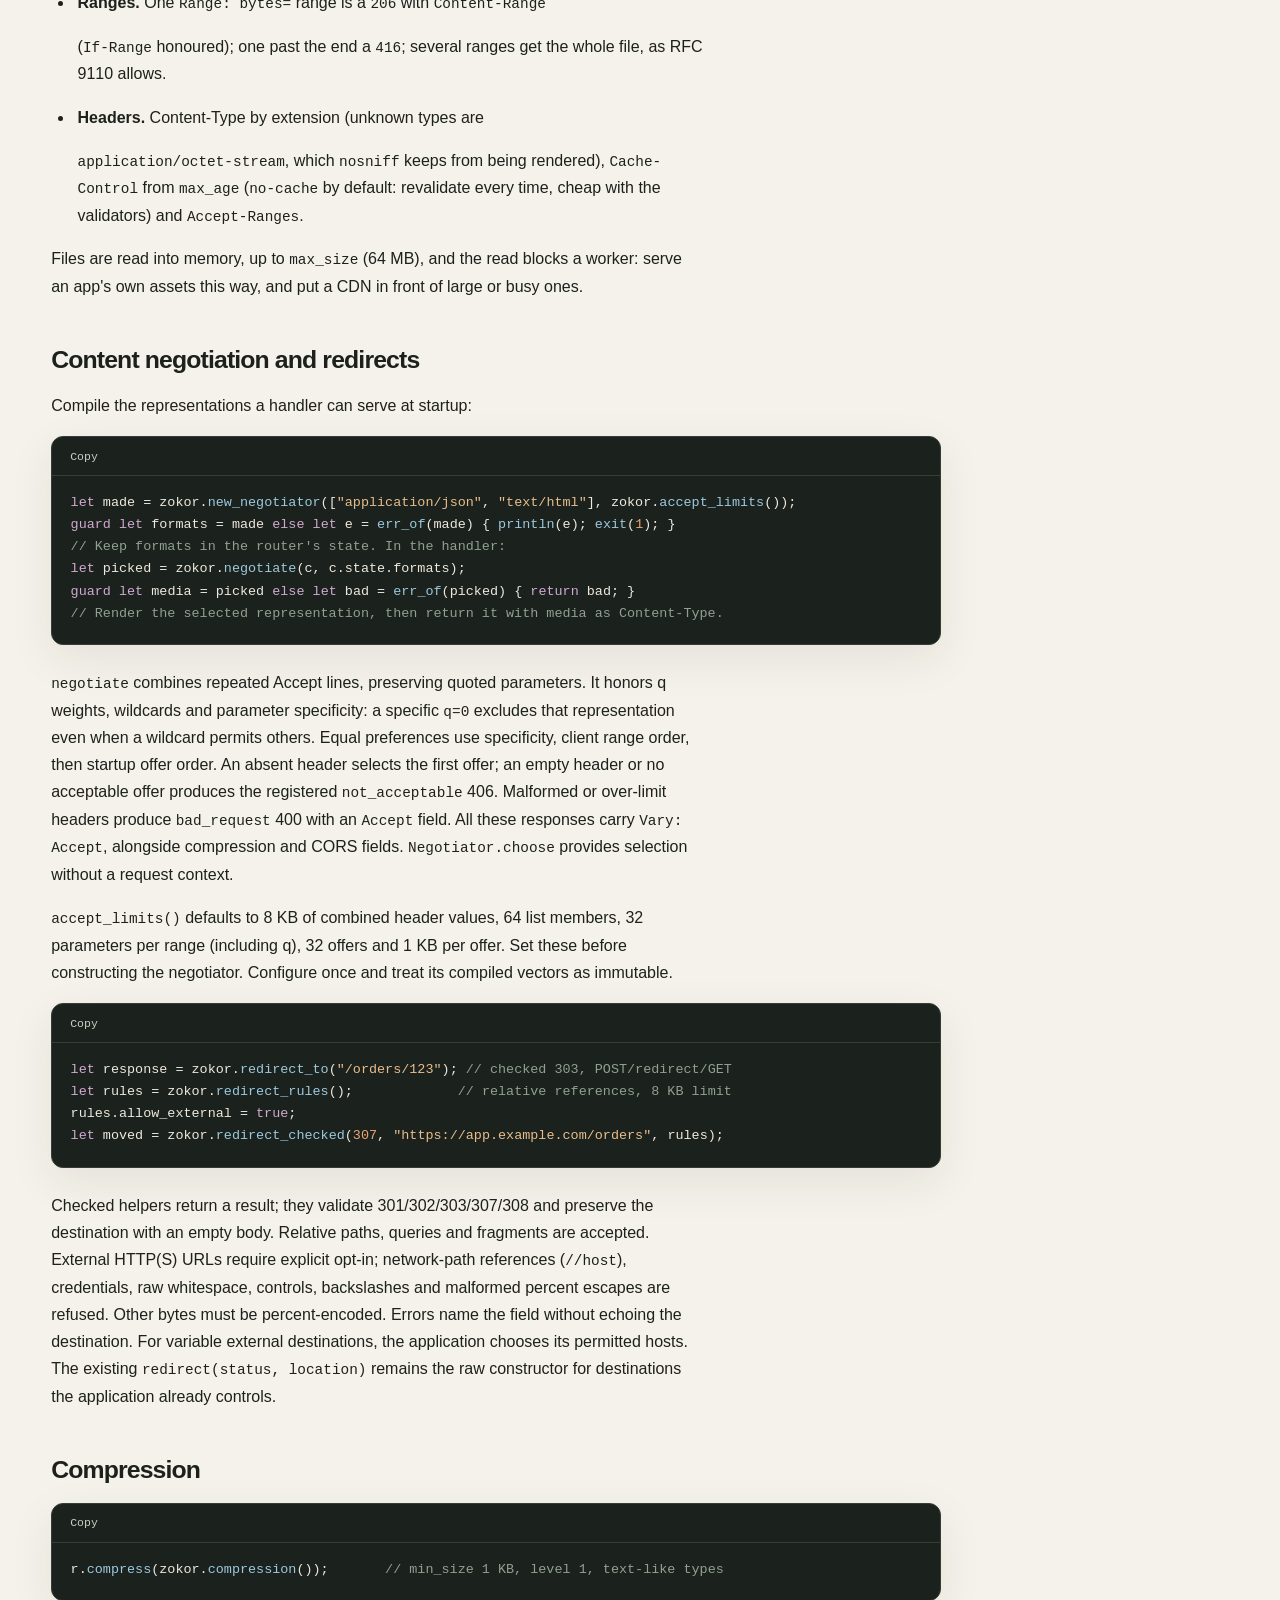
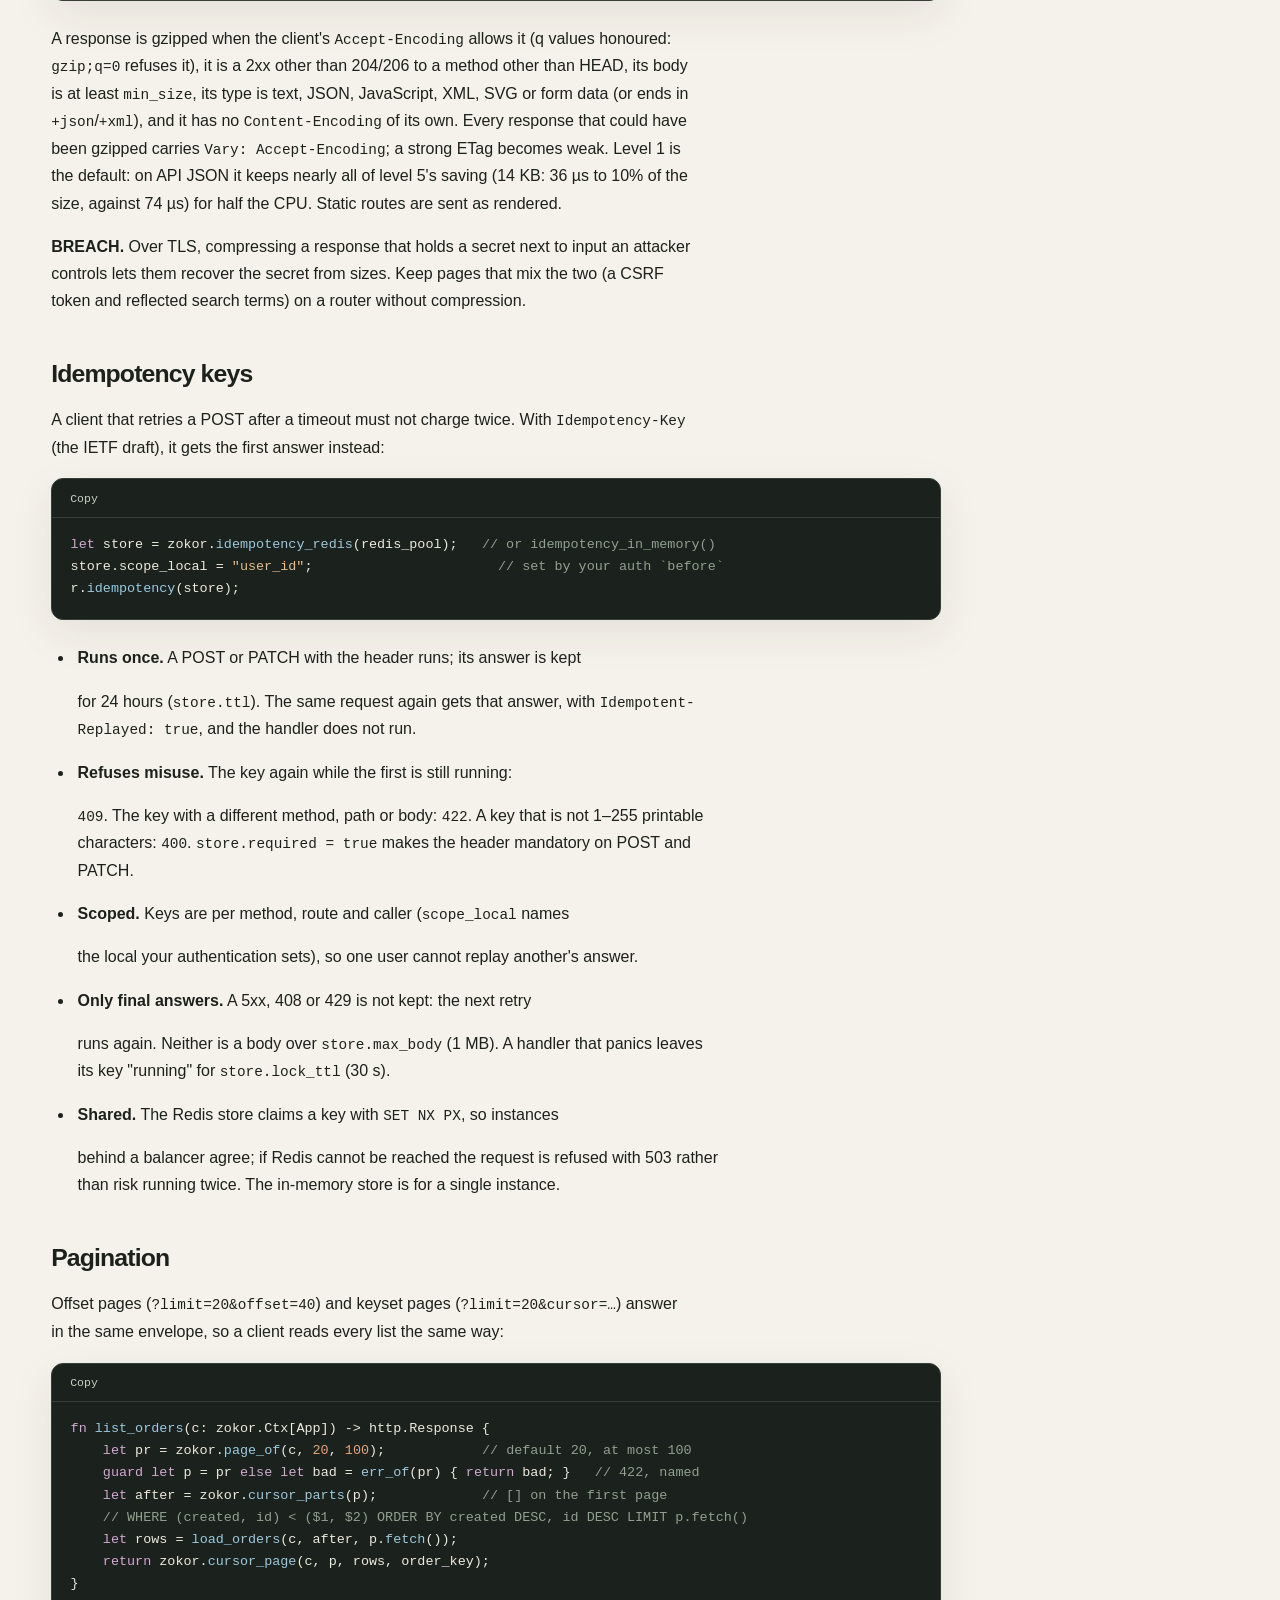
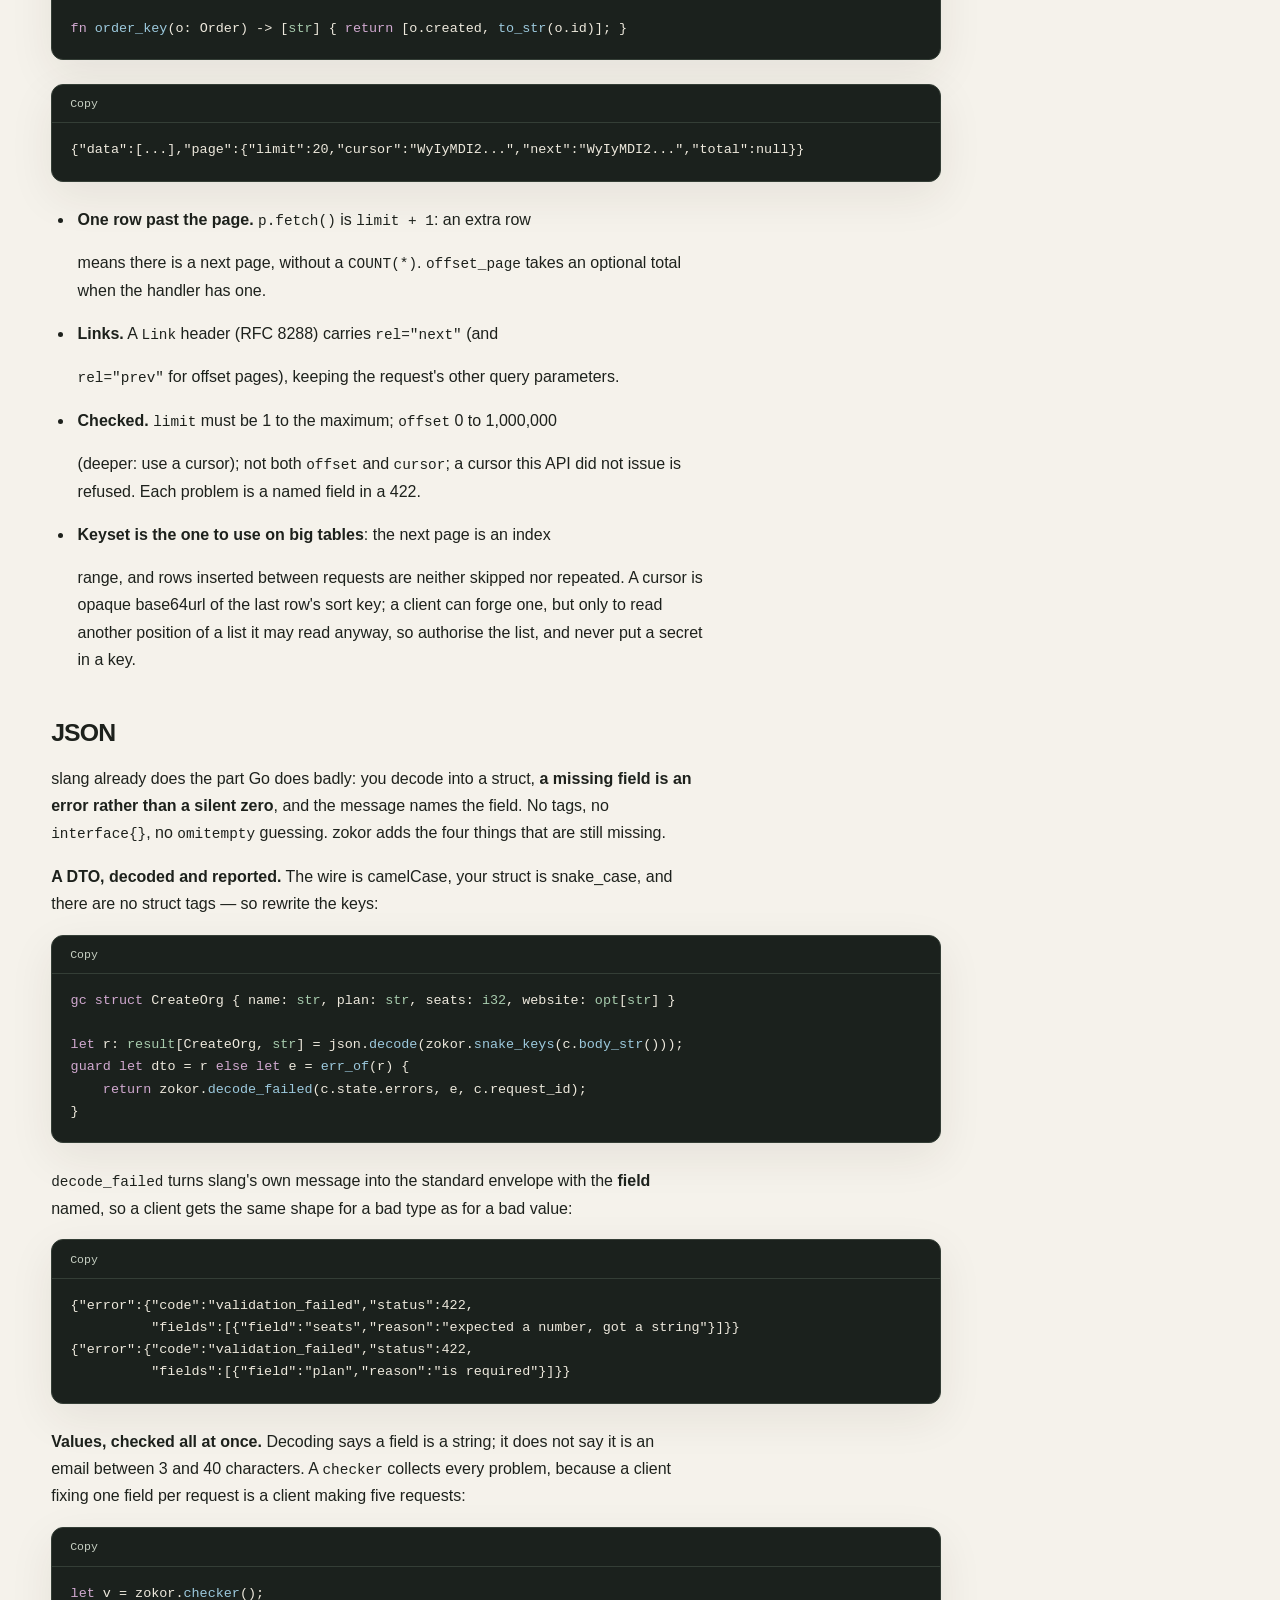
<file: docs/guide/http.html>
<!doctype html>
<html lang="en" data-theme="auto">
<head>
<meta charset="utf-8">
<meta name="viewport" content="width=device-width, initial-scale=1">
<title>Zokor HTTP APIs | Routing, Middleware &amp; Security</title>
<meta name="description" content="Build HTTP APIs with Zokor routing, middleware, authentication, validation, uploads, rate limits, caching, pagination, and content negotiation.">
<meta name="author" content="Dolphlabs">
<meta property="og:site_name" content="Zokor">
<meta property="og:title" content="Zokor HTTP APIs | Routing, Middleware &amp; Security">
<meta property="og:description" content="Build HTTP APIs with Zokor routing, middleware, authentication, validation, uploads, rate limits, caching, pagination, and content negotiation.">
<meta property="og:type" content="website">
<meta property="og:url" content="https://zokor.dolphlabs.com/guide/http">
<meta property="og:locale" content="en_US">
<meta name="twitter:card" content="summary_large_image">
<meta name="twitter:title" content="Zokor HTTP APIs | Routing, Middleware &amp; Security">
<meta name="twitter:description" content="Build HTTP APIs with Zokor routing, middleware, authentication, validation, uploads, rate limits, caching, pagination, and content negotiation.">
<link rel="canonical" href="https://zokor.dolphlabs.com/guide/http">
<link rel="alternate" type="text/markdown" href="../guide/http.md" title="Markdown">
<link rel="alternate" type="text/plain" href="../llms.txt" title="llms.txt">
<link rel="stylesheet" href="../style.css">
<link rel="icon" type="image/png" sizes="64x64" href="../assets/zokor-icon-64.png">
<meta property="og:image" content="https://zokor.dolphlabs.com/assets/zokor-card-1200x630.jpg"><meta property="og:image:alt" content="Zokor, a backend framework for Slang"><meta property="og:image:width" content="1200"><meta property="og:image:height" content="630"><meta name="twitter:image" content="https://zokor.dolphlabs.com/assets/zokor-card-1200x630.jpg"><meta name="twitter:image:alt" content="Zokor, a backend framework for Slang">
</head>
<body>
<a class="skip" href="#main">Skip to content</a>
<header class="topbar">
  <a class="brand" href="../">
    <img src="../assets/zokor-header-256.png" width="40" height="40" alt="">
    <span>zokor</span>
  </a>
  <button id="navtoggle" class="navtoggle" type="button" aria-label="Toggle navigation"
          aria-expanded="false" aria-controls="mainnav">
    <span></span><span></span><span></span>
  </button>
  <nav class="mainnav" id="mainnav" aria-label="Main navigation"><a href="../">Home</a><a href="../guide/start" class="active" aria-current="page">Start</a><a href="../api/">API</a><a href="../examples/">Examples</a></nav>
  <div class="tools">
    <label class="search-label" for="search">Search</label>
    <input id="search" type="search" placeholder="Search docs…" autocomplete="off"
           aria-label="Search documentation" aria-controls="results">
    <button id="theme" type="button" aria-label="Toggle color theme">◐</button>
  </div>
</header>
<div id="navscrim" class="navscrim" hidden></div>
<div id="results" class="results" role="listbox" aria-label="Search results" hidden></div>
<nav class="subnav" aria-label="Guide pages"><a href="../guide/start">Start</a><a href="../guide/cli">CLI</a><a href="../guide/http" aria-current="page">HTTP</a><a href="../guide/data">Data</a><a href="../guide/operations">Operations</a><a href="../guide/realtime">Realtime</a><a href="../guide/architecture">Architecture</a></nav>
<main id="main">

<div class="page">
  <article class="content">
<header class="page-head"><p class="page-kicker">Zokor documentation</p><h1>HTTP APIs</h1><p class="tagline">Build HTTP APIs with Zokor routing, middleware, authentication, validation, uploads, rate limits, caching, pagination, and content negotiation.</p><p class="agentline"><a href="../guide/http.md">Markdown</a> · <a href="../llms.txt">llms.txt</a> · <a href="../api.json">api.json</a></p></header>
<section class="readme-section"><h2 id="authentication">Authentication<a class="anchor" href="#authentication" aria-label="Link to this section">#</a></h2><p>Three helpers. Each answers &quot;who is this?&quot; and leaves the policy to you. There are no closures, so keys live in your state and a short <code>before</code> hook passes them in:</p>
<div class="code"><div class="code-head"><button class="copy" type="button" aria-label="Copy code">Copy</button></div><pre><code class="language-slang"><span class="tok-keyword">gc</span> <span class="tok-keyword">struct</span> App { jwt: zokor.JwtAuth, keys: zokor.ApiKeys }
<span class="tok-keyword">struct</span> Claims { sub: <span class="tok-type">str</span>, role: <span class="tok-type">str</span>, exp: <span class="tok-type">int</span> }

<span class="tok-keyword">fn</span> <span class="tok-function">require_user</span>(c: zokor.Ctx[App]) -&gt; <span class="tok-type">opt</span>[http.Response] {
    <span class="tok-keyword">let</span> r: <span class="tok-type">result</span>[Claims, http.Response] = zokor.<span class="tok-function">bearer_claims</span>(c, c.state.jwt);
    <span class="tok-keyword">guard</span> <span class="tok-keyword">let</span> claims = r <span class="tok-keyword">else</span> <span class="tok-keyword">let</span> deny = <span class="tok-builtin">err_of</span>(r) { <span class="tok-keyword">return</span> <span class="tok-builtin">some</span>(deny); }
    c.<span class="tok-function">set_local</span>(<span class="tok-string">&quot;user_id&quot;</span>, claims.sub);
    <span class="tok-keyword">return</span> <span class="tok-builtin">none</span>;
}</code></pre></div>
<p><strong>JWTs</strong>, HS256 through <a href="https://github.com/dolphlabs/jwt" rel="noopener">dolphlabs/jwt</a>:</p>
<ul><li><strong>Configuration.</strong> <code>jwt_auth_from(cfg)</code> reads <code>JWT_SECRETS</code><p>(comma-separated, newest first, 32+ bytes each), <code>JWT_AUDIENCE</code>, <code>JWT_ISSUER</code> and <code>JWT_LEEWAY</code> (seconds of clock skew, default 30).</p></li><li><strong>Checks.</strong> <code>bearer_claims</code> checks the signature, algorithm and duplicate<p>claims, then <code>exp</code> (required), <code>nbf</code>, and <code>aud</code> and <code>iss</code> when configured. Only then does it decode the payload into your own claims type.</p></li><li><strong>Failures.</strong> Every failure gets the same <code>401</code> with<p><code>WWW-Authenticate: Bearer error=&quot;invalid_token&quot;</code>. <code>token_problem(token, auth, now)</code> gives the reason for your logs.</p></li><li><strong>Signing and rotation.</strong> <code>sign_token(claims, auth)</code> signs with the<p>newest secret. A token signed with an older listed secret still verifies, so rotation logs nobody out.</p></li></ul>
<p><strong>Basic auth:</strong></p>
<ul><li><code>basic_credentials(c)</code> returns the user and password, keeping a colon<p>inside the password.</p></li><li><code>basic_matches(creds, user, pass)</code> compares SHA-256 digests in constant<p>time, so neither content nor length leaks through timing.</p></li><li><code>basic_denied(c, realm)</code> asks the browser to log in.</li></ul>
<p><strong>API keys:</strong></p>
<ul><li><code>API_KEYS=billing:key1,search:key2</code>, 24+ bytes each, is read by<p><code>api_keys_from(cfg)</code>.</p></li><li><code>api_key_client(c, keys)</code> reads <code>X-Api-Key</code> and returns the client&#x27;s<p>name, so a request can be traced to who sent it.</p></li><li>Only SHA-256 digests are kept in memory. Every key is compared, in<p>constant time.</p></li></ul></section>
<section class="readme-section"><h2 id="sign-in-with-oauth-and-openid-connect">Sign-in with OAuth and OpenID Connect<a class="anchor" href="#sign-in-with-oauth-and-openid-connect" aria-label="Link to this section">#</a></h2><p>&quot;Sign in with Google&quot; (or Microsoft, GitHub, Okta, Auth0, Keycloak): the authorization code flow with PKCE, two handlers, and nothing to store between them.</p>
<div class="code"><div class="code-head"><button class="copy" type="button" aria-label="Copy code">Copy</button></div><pre><code class="language-slang"><span class="tok-comment">// OAUTH_GOOGLE_ISSUER, _CLIENT_ID, _CLIENT_SECRET, _REDIRECT_URL, _SCOPES</span>
<span class="tok-keyword">let</span> keys = zokor.<span class="tok-function">cookie_keys_from</span>(cfg);
<span class="tok-keyword">let</span> gr = zokor.<span class="tok-function">oauth_from_config</span>(cfg, <span class="tok-string">&quot;google&quot;</span>, keys, <span class="tok-builtin">until_of</span>(time.<span class="tok-function">mono</span>() + <span class="tok-number">10000000000</span>));
<span class="tok-keyword">guard</span> <span class="tok-keyword">let</span> google = gr <span class="tok-keyword">else</span> <span class="tok-keyword">let</span> e = <span class="tok-builtin">err_of</span>(gr) { <span class="tok-builtin">println</span>(e); <span class="tok-builtin">exit</span>(<span class="tok-number">1</span>); }

<span class="tok-keyword">fn</span> <span class="tok-function">login</span>(c: zokor.Ctx[App]) -&gt; http.Response {
    <span class="tok-keyword">return</span> zokor.<span class="tok-function">oauth_start</span>(c, c.state.google, c.<span class="tok-function">query</span>(<span class="tok-string">&quot;next&quot;</span>)) ??
        zokor.<span class="tok-function">text</span>(<span class="tok-number">500</span>, <span class="tok-string">&quot;sign-in is not configured&quot;</span>);
}

<span class="tok-keyword">fn</span> <span class="tok-function">callback</span>(c: zokor.Ctx[App]) -&gt; http.Response {
    <span class="tok-keyword">let</span> r = zokor.<span class="tok-function">oauth_finish</span>(c, c.state.google);
    <span class="tok-keyword">guard</span> <span class="tok-keyword">let</span> login = r <span class="tok-keyword">else</span> <span class="tok-keyword">let</span> e = <span class="tok-builtin">err_of</span>(r) {
        <span class="tok-comment">// e.code: access_denied, state_mismatch, flow_expired, id_token, ...</span>
        <span class="tok-keyword">return</span> zokor.<span class="tok-function">text</span>(<span class="tok-number">401</span>, <span class="tok-string">&quot;sign-in failed&quot;</span>);
    }
    <span class="tok-comment">// login.subject: the provider&#x27;s id for the user; login.email: verified only</span>
    <span class="tok-keyword">let</span> resp = zokor.<span class="tok-function">redirect</span>(<span class="tok-number">303</span>, login.return_to);
    <span class="tok-keyword">return</span> zokor.<span class="tok-function">oauth_done</span>(resp, c.state.google);
}</code></pre></div>
<div class="table-wrap"><table><thead><tr><th>Setting (for a provider named <code>google</code>)</th><th></th></tr></thead><tbody><tr><td><code>OAUTH_GOOGLE_ISSUER</code></td><td>OpenID Connect: endpoints and signing keys come from the issuer&#x27;s discovery document</td></tr><tr><td><code>OAUTH_GOOGLE_AUTHORIZE_URL</code>, <code>OAUTH_GOOGLE_TOKEN_URL</code></td><td>plain OAuth 2.0 instead of an issuer (GitHub)</td></tr><tr><td><code>OAUTH_GOOGLE_USERINFO_URL</code></td><td>optional; <code>oauth_userinfo[T](o, token)</code> reads it</td></tr><tr><td><code>OAUTH_GOOGLE_CLIENT_ID</code>, <code>OAUTH_GOOGLE_CLIENT_SECRET</code>, <code>OAUTH_GOOGLE_REDIRECT_URL</code></td><td>the secret is blank for a public client</td></tr><tr><td><code>OAUTH_GOOGLE_SCOPES</code></td><td>space-separated; <code>openid email profile</code> by default with an issuer</td></tr></tbody></table></div>
<ul><li><strong>Nothing to store between the two requests.</strong> <code>oauth_start</code> seals the<p>state, the PKCE verifier and the OpenID nonce into a <code>__Host-</code> cookie with AES-256-GCM, under a key derived from <code>COOKIE_KEYS</code>, for ten minutes (<code>o.flow_ttl</code>). Rotating <code>COOKIE_KEYS</code> keeps sign-ins in flight working. The cookie cannot be read, changed, or moved to another provider.</p></li><li><strong>Checked before the code is used.</strong> The cookie must open and be<p>unexpired, and the <code>state</code> must match it (compared in constant time). An <code>iss</code> in the redirect must be the configured issuer (RFC 9207, against mix-up attacks). The provider&#x27;s own error, such as <code>access_denied</code>, comes back as <code>e.code</code>.</p></li><li><strong>ID tokens are verified.</strong> With an issuer, the token reply must carry an<p>ID token. Its signature is checked against the issuer&#x27;s JWKS (fetched and rotated by <code>dolphlabs/jwt</code>), then issuer, audience, expiry and nonce. <code>login.email</code> is set only when the provider says it is verified.</p></li><li><strong>https only.</strong> Every endpoint must be https, except http to localhost<p>for a provider running on your machine. The discovery document must name exactly the issuer asked for, and offer PKCE S256 if it lists PKCE methods. The provider is never followed through a redirect.</p></li><li><code>oauth_refresh(o, refresh_token, [])</code> renews tokens, and<p><code>oauth_provider(...)</code> / <code>oidc_provider(...)</code> build a provider in code. <code>o.extra</code> adds parameters such as <code>prompt=consent</code>, and <code>o.secret_in_body</code> sends the secret as <code>client_secret_post</code> (discovery sets it when that is all the provider takes).</p></li></ul>
<p>Not yet: the implicit and device flows, private_key_jwt client authentication, and RP-initiated logout.</p></section>
<section class="readme-section"><h2 id="operator-injection-mongodb">Operator injection (MongoDB)<a class="anchor" href="#operator-injection-mongodb" aria-label="Link to this section">#</a></h2><p>MongoDB reads a key starting with <code>$</code> as an operator. A login handler that passes the body to a query, with a body like <code>{&quot;user&quot;:&quot;ada&quot;,&quot;password&quot;:{&quot;$ne&quot;:&quot;&quot;}}</code>, matches any password. The guard works like <code>express-mongo-sanitize</code> and is opt-in:</p>
<div class="code"><div class="code-head"><button class="copy" type="button" aria-label="Copy code">Copy</button></div><pre><code class="language-slang">r.<span class="tok-function">mongo_sanitize</span>(zokor.SanitizeMode.REJECT);   <span class="tok-comment">// or zokor.sanitize_from(cfg): MONGO_SANITIZE</span></code></pre></div>
<ul><li><strong>What it checks.</strong> Every key of a JSON body, at any depth and inside<p>arrays, and every query-parameter name, decoded first so <code>%24where</code> is <code>$where</code>. A key starting with <code>$</code> or containing a <code>.</code> is refused.</p></li><li><strong><code>REJECT</code></strong> answers <code>400 bad_request</code> naming the key, for example<p><code>body key &#x27;password.$ne&#x27;</code>. No <code>before</code> hook and no handler runs.</p></li><li><strong><code>STRIP</code></strong> removes the offending keys and carries on.</li><li><strong>What it leaves alone.</strong> Values are never touched, so <code>&quot;$5 off&quot;</code> is<p>fine. A body that isn&#x27;t JSON, or isn&#x27;t valid JSON, is left for the handler to refuse.</p></li><li><strong>Cost.</strong> With the guard on, a JSON body is parsed once more.</li></ul>
<p><strong>SQL</strong> has no equivalent on purpose. A blacklist rejects <code>O&#x27;Brien</code> and still misses real attacks. The defence is parameterised queries, which the Postgres helpers use exclusively.</p></section>
<section class="readme-section"><h2 id="cookies">Cookies<a class="anchor" href="#cookies" aria-label="Link to this section">#</a></h2><div class="code"><div class="code-head"><button class="copy" type="button" aria-label="Copy code">Copy</button></div><pre><code class="language-slang"><span class="tok-keyword">let</span> theme = c.<span class="tok-function">cookie</span>(<span class="tok-string">&quot;theme&quot;</span>);                    <span class="tok-comment">// &quot;&quot; when not sent</span>

<span class="tok-keyword">let</span> ck = zokor.<span class="tok-function">new_cookie</span>(<span class="tok-string">&quot;theme&quot;</span>, <span class="tok-string">&quot;dark&quot;</span>);        <span class="tok-comment">// HttpOnly, Secure, SameSite=Lax, Path=/</span>
ck.max_age = <span class="tok-number">86400</span> * <span class="tok-number">30</span>;
<span class="tok-keyword">return</span> zokor.<span class="tok-function">set_cookie</span>(resp, ck) ?? resp;         <span class="tok-comment">// err names what is wrong</span></code></pre></div>
<ul><li><strong>Safe defaults.</strong> A new cookie is <code>HttpOnly</code>, <code>Secure</code>, <code>SameSite=Lax</code><p>and <code>Path=/</code>, with no <code>Domain</code>, so it&#x27;s host-only.</p></li><li><strong>Checked before it&#x27;s sent.</strong> <code>set_cookie</code> refuses:<ul><li>a value with a space, quote, comma, <code>;</code>, backslash or control byte,<p>which could add attributes of its own</p></li><li>a bad name</li><li>a path or domain carrying <code>;</code></li><li><code>SameSite=None</code> without <code>Secure</code>, which browsers drop</li><li>a <code>__Host-</code> or <code>__Secure-</code> cookie that breaks its prefix&#x27;s rules</li><li>more than 4,096 bytes</li></ul></li><li><strong>Reading.</strong> <code>c.cookie(name)</code> and <code>c.cookies()</code> skip malformed pairs the<p>way browsers do, and the first of two same-named cookies wins.</p></li><li><strong>Deleting.</strong> <code>clear_cookie(resp, name, path, domain)</code> removes a cookie<p>(<code>Max-Age=0</code>, and an <code>Expires</code> in 1970 for clients that read only that).</p></li><li><strong>Lifetime.</strong> <code>max_age</code> (seconds; <code>-1</code>, the default, is a session<p>cookie) is what every browser uses. Set <code>expires</code> too, an instant from <code>timez</code>, for HTTP clients that only read <code>Expires</code>; when both are sent <code>Max-Age</code> wins:</p>
<div class="code"><div class="code-head"><button class="copy" type="button" aria-label="Copy code">Copy</button></div><pre><code class="language-slang">ck.max_age = <span class="tok-number">3600</span>;
ck.expires = <span class="tok-builtin">some</span>(timez.<span class="tok-function">now</span>().<span class="tok-function">add</span>(timez.HOUR));   <span class="tok-comment">// Expires=&lt;HTTP date&gt;</span></code></pre></div></li></ul>
<p><strong>Signed cookies</strong> carry an HMAC-SHA256 over their name and value, so a client can read them but not change them, or move one to another name:</p>
<div class="code"><div class="code-head"><button class="copy" type="button" aria-label="Copy code">Copy</button></div><pre><code class="language-slang"><span class="tok-keyword">let</span> keys = zokor.<span class="tok-function">cookie_keys_from</span>(cfg);            <span class="tok-comment">// COOKIE_KEYS=newest,older</span>
<span class="tok-keyword">let</span> ck = zokor.<span class="tok-function">signed_cookie</span>(<span class="tok-string">&quot;uid&quot;</span>, <span class="tok-string">&quot;42&quot;</span>, keys) ?? zokor.<span class="tok-function">new_cookie</span>(<span class="tok-string">&quot;uid&quot;</span>, <span class="tok-string">&quot;&quot;</span>);
<span class="tok-keyword">let</span> uid = zokor.<span class="tok-function">signed_value</span>(c, <span class="tok-string">&quot;uid&quot;</span>, keys) ?? <span class="tok-string">&quot;&quot;</span>;  <span class="tok-comment">// none when forged</span></code></pre></div>
<p>The first key signs and every listed key verifies. To rotate, put the new key first and keep the old one until the cookies it signed have expired; nobody is logged out. Keys must be at least 32 bytes. Signatures are compared in constant time. Signed is not encrypted: never put a secret in a cookie.</p></section>
<section class="readme-section"><h2 id="conditional-requests">Conditional requests<a class="anchor" href="#conditional-requests" aria-label="Link to this section">#</a></h2><p>A client that already holds the current version gets <code>304 Not Modified</code> and no body; a write made against a version that is no longer current gets <code>412</code> instead of overwriting someone else&#x27;s change (RFC 9110 §13):</p>
<div class="code"><div class="code-head"><button class="copy" type="button" aria-label="Copy code">Copy</button></div><pre><code class="language-slang"><span class="tok-keyword">fn</span> <span class="tok-function">get_doc</span>(c: zokor.Ctx[App]) -&gt; http.Response {
    <span class="tok-keyword">let</span> doc = <span class="tok-function">load</span>(c);                                 <span class="tok-comment">// has .version, .updated_at</span>
    <span class="tok-keyword">let</span> tag = zokor.<span class="tok-function">etag_of</span>(<span class="tok-builtin">to_bytes</span>(<span class="tok-builtin">to_str</span>(doc.version)));
    <span class="tok-keyword">if</span> <span class="tok-keyword">let</span> stop = zokor.<span class="tok-function">preconditions</span>(c, tag, <span class="tok-builtin">some</span>(doc.updated_at)) {
        <span class="tok-keyword">return</span> stop;                                   <span class="tok-comment">// 304, or 412 on a write</span>
    }
    <span class="tok-keyword">let</span> resp = zokor.<span class="tok-function">ok_json</span>(json.<span class="tok-function">encode</span>(doc));
    <span class="tok-keyword">return</span> zokor.<span class="tok-function">with_validators</span>(resp, tag, <span class="tok-builtin">some</span>(doc.updated_at));
}</code></pre></div>
<ul><li><strong>One call for reads and writes.</strong> <code>preconditions</code> evaluates <code>If-Match</code>,<p><code>If-Unmodified-Since</code>, <code>If-None-Match</code> and <code>If-Modified-Since</code> in the order RFC 9110 §13.2.2 sets. A PUT that sends back the ETag it read in <code>If-Match</code> updates only if nobody changed the resource since: optimistic concurrency, no lock. Pass <code>&quot;&quot;</code> as the tag for a resource that does not exist yet, and <code>If-None-Match: *</code> means &quot;create, never replace&quot;.</p></li><li><strong>Comparisons as the RFC has them.</strong> <code>If-Match</code> compares strongly, so a<p><code>W/</code> tag never matches; <code>If-None-Match</code> compares weakly. Tag lists, <code>*</code>, and all three HTTP date forms are read; a date that is not a valid HTTP date is ignored, and a malformed tag never matches.</p></li><li><strong><code>r.etags()</code></strong>, opt in: every <code>200</code> answer to a GET or HEAD gets an<p>ETag hashed from its body, and a matching <code>If-None-Match</code> gets a <code>304</code> that keeps the other headers (<code>Cache-Control</code>, <code>Vary</code>, …). A response with its own ETag is left alone. It hashes every such body, measured in process (<code>bench/conditional</code>): about 1.5 µs a request at 128 bytes, 2.7 µs at 1 KB and 20 µs at 16 KB. With nothing turned on, the request path costs what it did. For a large body, a version you already have (<code>preconditions</code>) is far cheaper than hashing the bytes.</p></li></ul></section>
<section class="readme-section"><h2 id="security-headers">Security headers<a class="anchor" href="#security-headers" aria-label="Link to this section">#</a></h2><p>On by default, on every response: dynamic, static, errors, and the 500 after a panic.</p>
<div class="code"><div class="code-head"><button class="copy" type="button" aria-label="Copy code">Copy</button></div><pre><code class="">content-security-policy: <span class="tok-keyword">default</span>-src &#x27;<span class="tok-builtin">none</span>&#x27;; frame-ancestors &#x27;<span class="tok-builtin">none</span>&#x27;
strict-transport-security: max-age=<span class="tok-number">31536000</span>; includeSubDomains
x-content-type-options: nosniff
x-frame-options: DENY
referrer-policy: no-referrer</code></pre></div>
<ul><li><strong>CSP.</strong> An API answers JSON, so its CSP allows nothing: a response<p>opened in a browser runs no script and can&#x27;t be framed.</p></li><li><strong>HSTS.</strong> Browsers ignore HSTS on plain HTTP, so it&#x27;s harmless behind a<p>proxy that ends TLS, and right when the proxy doesn&#x27;t.</p></li><li><strong>COOP and CORP</strong> are opt-in: <code>same-origin</code> CORP breaks legitimate<p>cross-origin embeds.</p></li><li><strong>Handlers win.</strong> A handler that sets one of these headers with<p><code>with_header</code> keeps its own value.</p></li></ul>
<div class="table-wrap"><table><thead><tr><th>Setting</th><th>Values</th></tr></thead><tbody><tr><td><code>SECURITY_HEADERS</code></td><td><code>false</code> turns them all off</td></tr><tr><td><code>CONTENT_SECURITY_POLICY</code></td><td>a policy, or <code>off</code></td></tr><tr><td><code>HSTS_MAX_AGE</code></td><td>seconds; <code>0</code> is off</td></tr><tr><td><code>HSTS_INCLUDE_SUBDOMAINS</code>, <code>HSTS_PRELOAD</code></td><td><code>true</code> / <code>false</code></td></tr><tr><td><code>FRAME_OPTIONS</code></td><td><code>DENY</code>, <code>SAMEORIGIN</code>, <code>off</code></td></tr><tr><td><code>REFERRER_POLICY</code></td><td>any standard policy, or <code>off</code></td></tr><tr><td><code>CROSS_ORIGIN_OPENER_POLICY</code>, <code>CROSS_ORIGIN_RESOURCE_POLICY</code></td><td>the standard values</td></tr></tbody></table></div>
<p><code>r.security_headers(zokor.security_from(cfg))</code> applies the settings, and <code>zokor.no_security_headers()</code> turns them off. Bad values are refused with the fix: an unknown frame option or referrer policy, preload without a year and subdomains, or a CSP containing a line break. Static routes are pre-rendered with the headers, so they cost nothing per request there. On a dynamic response, the five lines add about 10 allocations.</p></section>
<section class="readme-section"><h2 id="cors">CORS<a class="anchor" href="#cors" aria-label="Link to this section">#</a></h2><p>Off by default. One call turns it on:</p>
<div class="code"><div class="code-head"><button class="copy" type="button" aria-label="Copy code">Copy</button></div><pre><code class="language-slang">r.<span class="tok-function">cors</span>(zokor.<span class="tok-function">cors_from</span>(cfg));   <span class="tok-comment">// CORS_ORIGINS=https://app.example.com,https://*.example.org</span></code></pre></div>
<p>or <code>r.cors(zokor.cors_policy([&quot;https://app.example.com&quot;]))</code> from code.</p>
<div class="table-wrap"><table><thead><tr><th>Setting</th><th>Meaning</th><th>Default</th></tr></thead><tbody><tr><td><code>CORS_ORIGINS</code></td><td>exact origins, <code>https://*.example.com</code> for subdomains, or <code>*</code> alone</td><td>none (off)</td></tr><tr><td><code>CORS_METHODS</code></td><td>allowed methods</td><td><code>GET, HEAD, POST, PUT, PATCH, DELETE</code></td></tr><tr><td><code>CORS_HEADERS</code></td><td>request headers a page may send</td><td><code>Content-Type, Authorization, X-Request-Id</code></td></tr><tr><td><code>CORS_EXPOSE</code></td><td>response headers a page may read</td><td><code>X-Request-Id</code></td></tr><tr><td><code>CORS_CREDENTIALS</code></td><td>allow cookies and <code>Authorization</code></td><td><code>false</code></td></tr><tr><td><code>CORS_MAX_AGE</code></td><td>seconds a browser may cache a preflight</td><td><code>600</code></td></tr></tbody></table></div>
<p>The router applies it, so it isn&#x27;t one more <code>before</code>:</p>
<ul><li><strong>Preflights.</strong> A preflight to a path that exists gets a <code>204</code> with the<p>allowed methods and headers before routing. Neither an auth hook nor a route&#x27;s own <code>OPTIONS</code> handler can turn it away, and browsers send preflights without credentials.</p></li><li><strong>Every response.</strong> Any answer to an allowed origin carries its headers:<p>the 404, the 422, a <code>before</code>&#x27;s 401 and the 500 after a panic. Without that, the page sees a CORS error instead of the real one.</p></li><li><strong><code>Vary: Origin</code>.</strong> It&#x27;s sent whenever the answer depends on the origin,<p>so a shared cache never hands one origin&#x27;s answer to another.</p></li><li><strong>Other origins.</strong> An origin that isn&#x27;t allowed gets no CORS headers, and<p>the browser withholds the response from the page.</p></li></ul>
<p>A policy is checked before use, and every problem names the fix:</p>
<ul><li>an origin with a path or trailing slash, which an <code>Origin</code> header never has</li><li>a missing scheme</li><li>upper case</li><li>a wildcard anywhere but a leading <code>*.</code></li><li><code>*</code> together with credentials, which browsers refuse</li></ul>
<p><code>https://*.example.com</code> matches <code>api.example.com</code> and <code>a.b.example.com</code>, but never <code>example.com</code> or <code>evilexample.com</code>. CORS protects users&#x27; browsers, not your server: it is no substitute for authentication.</p></section>
<section class="readme-section"><h2 id="health-and-readiness">Health and readiness<a class="anchor" href="#health-and-readiness" aria-label="Link to this section">#</a></h2><div class="code"><div class="code-head"><button class="copy" type="button" aria-label="Copy code">Copy</button></div><pre><code class="language-slang">r.<span class="tok-function">health</span>();                      <span class="tok-comment">// GET /healthz and GET /readyz</span>
r.<span class="tok-function">ready_check</span>(<span class="tok-string">&quot;db&quot;</span>, db_ready);   <span class="tok-comment">// what /readyz waits on</span>

<span class="tok-keyword">fn</span> <span class="tok-function">db_ready</span>(s: App) -&gt; <span class="tok-type">result</span>[<span class="tok-type">int</span>, <span class="tok-type">str</span>] {
    <span class="tok-keyword">let</span> q = s.db.<span class="tok-function">query</span>(<span class="tok-string">&quot;select 1&quot;</span>);
    <span class="tok-keyword">guard</span> <span class="tok-keyword">let</span> _rows = q <span class="tok-keyword">else</span> <span class="tok-keyword">let</span> e = <span class="tok-builtin">err_of</span>(q) {
        <span class="tok-keyword">return</span> <span class="tok-builtin">err</span>(<span class="tok-builtin">to_str</span>(e));
    }
    <span class="tok-keyword">return</span> <span class="tok-builtin">ok</span>(<span class="tok-number">0</span>);
}</code></pre></div>
<p><code>/healthz</code> is liveness: <code>200 {&quot;status&quot;:&quot;ok&quot;}</code> whenever the process is serving, and it never touches a dependency, so a database outage cannot make the orchestrator restart every replica. <code>/readyz</code> runs every check at once and answers <code>200 {&quot;status&quot;:&quot;ok&quot;,&quot;checks&quot;:{&quot;db&quot;:&quot;ok&quot;}}</code>, or <code>503</code> with <code>&quot;failing&quot;</code> or <code>&quot;timeout&quot;</code> against each check that did not pass. It also answers <code>503 shutting_down</code> once <code>SIGTERM</code> arrives, so a load balancer stops sending traffic before the drain.</p>
<ul><li><strong>Bounded.</strong> A probe waits at most 0.9s (<code>r.ready_timeout(ns)</code>), inside<p>Kubernetes&#x27; default 1s probe timeout.</p></li><li><strong>Isolated.</strong> A check runs in its own task, so a panic fails that check,<p>not the probe. A check still running from an earlier probe is joined, not started again, so a hung database costs one task, not one per probe.</p></li><li><strong>No leaks.</strong> The body names checks, never errors: a driver&#x27;s message<p>carries hosts and user names. The reason goes to the server&#x27;s log as a <code>WARN [Health]</code> line, once each time a check starts failing, changes reason or recovers.</p></li><li><strong>Out of the way.</strong> The router answers these paths only when no route<p>claims them, so your own <code>/healthz</code> wins. No <code>before</code> runs on them, since an auth hook would fail the probes. <code>r.health_at(live, ready)</code> mounts them elsewhere.</p></li></ul></section>
<section class="readme-section"><h2 id="static-files">Static files<a class="anchor" href="#static-files" aria-label="Link to this section">#</a></h2><div class="code"><div class="code-head"><button class="copy" type="button" aria-label="Copy code">Copy</button></div><pre><code class="language-slang"><span class="tok-keyword">let</span> mr = zokor.<span class="tok-function">files_at</span>(<span class="tok-string">&quot;/assets&quot;</span>, <span class="tok-string">&quot;./public&quot;</span>);     <span class="tok-comment">// err if not a directory</span>
<span class="tok-keyword">guard</span> <span class="tok-keyword">let</span> assets = mr <span class="tok-keyword">else</span> <span class="tok-keyword">let</span> e = <span class="tok-builtin">err_of</span>(mr) { <span class="tok-builtin">println</span>(e); <span class="tok-builtin">exit</span>(<span class="tok-number">1</span>); }
assets.max_age = <span class="tok-number">31536000</span>;                          <span class="tok-comment">// hashed names: a year</span>
assets.immutable = <span class="tok-keyword">true</span>;
r.<span class="tok-function">files</span>(assets);</code></pre></div>
<p>A GET or HEAD under the prefix that no route claims is a file from the directory:</p>
<ul><li><strong>Traversal-safe.</strong> An encoded separator (<code>%2f</code>, <code>%5c</code>), a <code>..</code>, <code>.</code> or<p>dot-file segment (<code>.env</code>, <code>.git</code>), a backslash or a NUL is a 404, and the file&#x27;s real path, every symlink resolved, must be inside the directory&#x27;s real path or it is a 404 too: a link cannot lead out.</p></li><li><strong>Index files.</strong> A directory answers <code>index.html</code> (<code>mount.index</code>).</li><li><strong>Validators.</strong> ETag from size and modification time, Last-Modified,<p>and <code>304</code>/<code>412</code> through <code>preconditions</code>.</p></li><li><strong>Ranges.</strong> One <code>Range: bytes=</code> range is a <code>206</code> with <code>Content-Range</code><p>(<code>If-Range</code> honoured); one past the end a <code>416</code>; several ranges get the whole file, as RFC 9110 allows.</p></li><li><strong>Headers.</strong> Content-Type by extension (unknown types are<p><code>application/octet-stream</code>, which <code>nosniff</code> keeps from being rendered), <code>Cache-Control</code> from <code>max_age</code> (<code>no-cache</code> by default: revalidate every time, cheap with the validators) and <code>Accept-Ranges</code>.</p></li></ul>
<p>Files are read into memory, up to <code>max_size</code> (64 MB), and the read blocks a worker: serve an app&#x27;s own assets this way, and put a CDN in front of large or busy ones.</p></section>
<section class="readme-section"><h2 id="content-negotiation-and-redirects">Content negotiation and redirects<a class="anchor" href="#content-negotiation-and-redirects" aria-label="Link to this section">#</a></h2><p>Compile the representations a handler can serve at startup:</p>
<div class="code"><div class="code-head"><button class="copy" type="button" aria-label="Copy code">Copy</button></div><pre><code class="language-slang"><span class="tok-keyword">let</span> made = zokor.<span class="tok-function">new_negotiator</span>([<span class="tok-string">&quot;application/json&quot;</span>, <span class="tok-string">&quot;text/html&quot;</span>], zokor.<span class="tok-function">accept_limits</span>());
<span class="tok-keyword">guard</span> <span class="tok-keyword">let</span> formats = made <span class="tok-keyword">else</span> <span class="tok-keyword">let</span> e = <span class="tok-builtin">err_of</span>(made) { <span class="tok-builtin">println</span>(e); <span class="tok-builtin">exit</span>(<span class="tok-number">1</span>); }
<span class="tok-comment">// Keep formats in the router&#x27;s state. In the handler:</span>
<span class="tok-keyword">let</span> picked = zokor.<span class="tok-function">negotiate</span>(c, c.state.formats);
<span class="tok-keyword">guard</span> <span class="tok-keyword">let</span> media = picked <span class="tok-keyword">else</span> <span class="tok-keyword">let</span> bad = <span class="tok-builtin">err_of</span>(picked) { <span class="tok-keyword">return</span> bad; }
<span class="tok-comment">// Render the selected representation, then return it with media as Content-Type.</span></code></pre></div>
<p><code>negotiate</code> combines repeated Accept lines, preserving quoted parameters. It honors q weights, wildcards and parameter specificity: a specific <code>q=0</code> excludes that representation even when a wildcard permits others. Equal preferences use specificity, client range order, then startup offer order. An absent header selects the first offer; an empty header or no acceptable offer produces the registered <code>not_acceptable</code> 406. Malformed or over-limit headers produce <code>bad_request</code> 400 with an <code>Accept</code> field. All these responses carry <code>Vary: Accept</code>, alongside compression and CORS fields. <code>Negotiator.choose</code> provides selection without a request context.</p>
<p><code>accept_limits()</code> defaults to 8 KB of combined header values, 64 list members, 32 parameters per range (including q), 32 offers and 1 KB per offer. Set these before constructing the negotiator. Configure once and treat its compiled vectors as immutable.</p>
<div class="code"><div class="code-head"><button class="copy" type="button" aria-label="Copy code">Copy</button></div><pre><code class="language-slang"><span class="tok-keyword">let</span> response = zokor.<span class="tok-function">redirect_to</span>(<span class="tok-string">&quot;/orders/123&quot;</span>); <span class="tok-comment">// checked 303, POST/redirect/GET</span>
<span class="tok-keyword">let</span> rules = zokor.<span class="tok-function">redirect_rules</span>();             <span class="tok-comment">// relative references, 8 KB limit</span>
rules.allow_external = <span class="tok-keyword">true</span>;
<span class="tok-keyword">let</span> moved = zokor.<span class="tok-function">redirect_checked</span>(<span class="tok-number">307</span>, <span class="tok-string">&quot;https://app.example.com/orders&quot;</span>, rules);</code></pre></div>
<p>Checked helpers return a result; they validate 301/302/303/307/308 and preserve the destination with an empty body. Relative paths, queries and fragments are accepted. External HTTP(S) URLs require explicit opt-in; network-path references (<code>//host</code>), credentials, raw whitespace, controls, backslashes and malformed percent escapes are refused. Other bytes must be percent-encoded. Errors name the field without echoing the destination. For variable external destinations, the application chooses its permitted hosts. The existing <code>redirect(status, location)</code> remains the raw constructor for destinations the application already controls.</p></section>
<section class="readme-section"><h2 id="compression">Compression<a class="anchor" href="#compression" aria-label="Link to this section">#</a></h2><div class="code"><div class="code-head"><button class="copy" type="button" aria-label="Copy code">Copy</button></div><pre><code class="language-slang">r.<span class="tok-function">compress</span>(zokor.<span class="tok-function">compression</span>());       <span class="tok-comment">// min_size 1 KB, level 1, text-like types</span></code></pre></div>
<p>A response is gzipped when the client&#x27;s <code>Accept-Encoding</code> allows it (q values honoured: <code>gzip;q=0</code> refuses it), it is a 2xx other than 204/206 to a method other than HEAD, its body is at least <code>min_size</code>, its type is text, JSON, JavaScript, XML, SVG or form data (or ends in <code>+json</code>/<code>+xml</code>), and it has no <code>Content-Encoding</code> of its own. Every response that could have been gzipped carries <code>Vary: Accept-Encoding</code>; a strong ETag becomes weak. Level 1 is the default: on API JSON it keeps nearly all of level 5&#x27;s saving (14 KB: 36 µs to 10% of the size, against 74 µs) for half the CPU. Static routes are sent as rendered.</p>
<p><strong>BREACH.</strong> Over TLS, compressing a response that holds a secret next to input an attacker controls lets them recover the secret from sizes. Keep pages that mix the two (a CSRF token and reflected search terms) on a router without compression.</p></section>
<section class="readme-section"><h2 id="idempotency-keys">Idempotency keys<a class="anchor" href="#idempotency-keys" aria-label="Link to this section">#</a></h2><p>A client that retries a POST after a timeout must not charge twice. With <code>Idempotency-Key</code> (the IETF draft), it gets the first answer instead:</p>
<div class="code"><div class="code-head"><button class="copy" type="button" aria-label="Copy code">Copy</button></div><pre><code class="language-slang"><span class="tok-keyword">let</span> store = zokor.<span class="tok-function">idempotency_redis</span>(redis_pool);   <span class="tok-comment">// or idempotency_in_memory()</span>
store.scope_local = <span class="tok-string">&quot;user_id&quot;</span>;                       <span class="tok-comment">// set by your auth `before`</span>
r.<span class="tok-function">idempotency</span>(store);</code></pre></div>
<ul><li><strong>Runs once.</strong> A POST or PATCH with the header runs; its answer is kept<p>for 24 hours (<code>store.ttl</code>). The same request again gets that answer, with <code>Idempotent-Replayed: true</code>, and the handler does not run.</p></li><li><strong>Refuses misuse.</strong> The key again while the first is still running:<p><code>409</code>. The key with a different method, path or body: <code>422</code>. A key that is not 1–255 printable characters: <code>400</code>. <code>store.required = true</code> makes the header mandatory on POST and PATCH.</p></li><li><strong>Scoped.</strong> Keys are per method, route and caller (<code>scope_local</code> names<p>the local your authentication sets), so one user cannot replay another&#x27;s answer.</p></li><li><strong>Only final answers.</strong> A 5xx, 408 or 429 is not kept: the next retry<p>runs again. Neither is a body over <code>store.max_body</code> (1 MB). A handler that panics leaves its key &quot;running&quot; for <code>store.lock_ttl</code> (30 s).</p></li><li><strong>Shared.</strong> The Redis store claims a key with <code>SET NX PX</code>, so instances<p>behind a balancer agree; if Redis cannot be reached the request is refused with 503 rather than risk running twice. The in-memory store is for a single instance.</p></li></ul></section>
<section class="readme-section"><h2 id="pagination">Pagination<a class="anchor" href="#pagination" aria-label="Link to this section">#</a></h2><p>Offset pages (<code>?limit=20&amp;offset=40</code>) and keyset pages (<code>?limit=20&amp;cursor=…</code>) answer in the same envelope, so a client reads every list the same way:</p>
<div class="code"><div class="code-head"><button class="copy" type="button" aria-label="Copy code">Copy</button></div><pre><code class="language-slang"><span class="tok-keyword">fn</span> <span class="tok-function">list_orders</span>(c: zokor.Ctx[App]) -&gt; http.Response {
    <span class="tok-keyword">let</span> pr = zokor.<span class="tok-function">page_of</span>(c, <span class="tok-number">20</span>, <span class="tok-number">100</span>);            <span class="tok-comment">// default 20, at most 100</span>
    <span class="tok-keyword">guard</span> <span class="tok-keyword">let</span> p = pr <span class="tok-keyword">else</span> <span class="tok-keyword">let</span> bad = <span class="tok-builtin">err_of</span>(pr) { <span class="tok-keyword">return</span> bad; }   <span class="tok-comment">// 422, named</span>
    <span class="tok-keyword">let</span> after = zokor.<span class="tok-function">cursor_parts</span>(p);             <span class="tok-comment">// [] on the first page</span>
    <span class="tok-comment">// WHERE (created, id) &lt; ($1, $2) ORDER BY created DESC, id DESC LIMIT p.fetch()</span>
    <span class="tok-keyword">let</span> rows = <span class="tok-function">load_orders</span>(c, after, p.<span class="tok-function">fetch</span>());
    <span class="tok-keyword">return</span> zokor.<span class="tok-function">cursor_page</span>(c, p, rows, order_key);
}

<span class="tok-keyword">fn</span> <span class="tok-function">order_key</span>(o: Order) -&gt; [<span class="tok-type">str</span>] { <span class="tok-keyword">return</span> [o.created, <span class="tok-builtin">to_str</span>(o.id)]; }</code></pre></div>
<div class="code"><div class="code-head"><button class="copy" type="button" aria-label="Copy code">Copy</button></div><pre><code class="language-json">{&quot;data&quot;:[...],&quot;page&quot;:{&quot;limit&quot;:20,&quot;cursor&quot;:&quot;WyIyMDI2...&quot;,&quot;next&quot;:&quot;WyIyMDI2...&quot;,&quot;total&quot;:null}}</code></pre></div>
<ul><li><strong>One row past the page.</strong> <code>p.fetch()</code> is <code>limit + 1</code>: an extra row<p>means there is a next page, without a <code>COUNT(*)</code>. <code>offset_page</code> takes an optional total when the handler has one.</p></li><li><strong>Links.</strong> A <code>Link</code> header (RFC 8288) carries <code>rel=&quot;next&quot;</code> (and<p><code>rel=&quot;prev&quot;</code> for offset pages), keeping the request&#x27;s other query parameters.</p></li><li><strong>Checked.</strong> <code>limit</code> must be 1 to the maximum; <code>offset</code> 0 to 1,000,000<p>(deeper: use a cursor); not both <code>offset</code> and <code>cursor</code>; a cursor this API did not issue is refused. Each problem is a named field in a 422.</p></li><li><strong>Keyset is the one to use on big tables</strong>: the next page is an index<p>range, and rows inserted between requests are neither skipped nor repeated. A cursor is opaque base64url of the last row&#x27;s sort key; a client can forge one, but only to read another position of a list it may read anyway, so authorise the list, and never put a secret in a key.</p></li></ul></section>
<section class="readme-section"><h2 id="json">JSON<a class="anchor" href="#json" aria-label="Link to this section">#</a></h2><p>slang already does the part Go does badly: you decode into a struct, <strong>a missing field is an error rather than a silent zero</strong>, and the message names the field. No tags, no <code>interface{}</code>, no <code>omitempty</code> guessing. zokor adds the four things that are still missing.</p>
<p><strong>A DTO, decoded and reported.</strong> The wire is camelCase, your struct is snake_case, and there are no struct tags — so rewrite the keys:</p>
<div class="code"><div class="code-head"><button class="copy" type="button" aria-label="Copy code">Copy</button></div><pre><code class="language-slang"><span class="tok-keyword">gc</span> <span class="tok-keyword">struct</span> CreateOrg { name: <span class="tok-type">str</span>, plan: <span class="tok-type">str</span>, seats: <span class="tok-type">i32</span>, website: <span class="tok-type">opt</span>[<span class="tok-type">str</span>] }

<span class="tok-keyword">let</span> r: <span class="tok-type">result</span>[CreateOrg, <span class="tok-type">str</span>] = json.<span class="tok-function">decode</span>(zokor.<span class="tok-function">snake_keys</span>(c.<span class="tok-function">body_str</span>()));
<span class="tok-keyword">guard</span> <span class="tok-keyword">let</span> dto = r <span class="tok-keyword">else</span> <span class="tok-keyword">let</span> e = <span class="tok-builtin">err_of</span>(r) {
    <span class="tok-keyword">return</span> zokor.<span class="tok-function">decode_failed</span>(c.state.errors, e, c.request_id);
}</code></pre></div>
<p><code>decode_failed</code> turns slang&#x27;s own message into the standard envelope with the <strong>field</strong> named, so a client gets the same shape for a bad type as for a bad value:</p>
<div class="code"><div class="code-head"><button class="copy" type="button" aria-label="Copy code">Copy</button></div><pre><code class="language-json">{&quot;error&quot;:{&quot;code&quot;:&quot;validation_failed&quot;,&quot;status&quot;:422,
          &quot;fields&quot;:[{&quot;field&quot;:&quot;seats&quot;,&quot;reason&quot;:&quot;expected a number, got a string&quot;}]}}
{&quot;error&quot;:{&quot;code&quot;:&quot;validation_failed&quot;,&quot;status&quot;:422,
          &quot;fields&quot;:[{&quot;field&quot;:&quot;plan&quot;,&quot;reason&quot;:&quot;is required&quot;}]}}</code></pre></div>
<p><strong>Values, checked all at once.</strong> Decoding says a field is a string; it does not say it is an email between 3 and 40 characters. A <code>checker</code> collects every problem, because a client fixing one field per request is a client making five requests:</p>
<div class="code"><div class="code-head"><button class="copy" type="button" aria-label="Copy code">Copy</button></div><pre><code class="language-slang"><span class="tok-keyword">let</span> v = zokor.<span class="tok-function">checker</span>();
<span class="tok-keyword">let</span> name  = v.<span class="tok-function">req_str</span>(body, <span class="tok-string">&quot;name&quot;</span>, <span class="tok-number">1</span>, <span class="tok-number">80</span>);
<span class="tok-keyword">let</span> email = v.<span class="tok-function">req_email</span>(body, <span class="tok-string">&quot;email&quot;</span>);
<span class="tok-keyword">let</span> role  = v.<span class="tok-function">req_one_of</span>(body, <span class="tok-string">&quot;role&quot;</span>, [<span class="tok-string">&quot;admin&quot;</span>, <span class="tok-string">&quot;member&quot;</span>]);
<span class="tok-keyword">let</span> age    = v.<span class="tok-function">opt_int</span>(body, <span class="tok-string">&quot;age&quot;</span>, <span class="tok-number">0</span>, <span class="tok-number">150</span>, <span class="tok-number">0</span>);
<span class="tok-keyword">if</span> v.<span class="tok-function">failed</span>() {
    <span class="tok-keyword">return</span> zokor.<span class="tok-function">respond_fields</span>(c.state.errors, <span class="tok-string">&quot;validation_failed&quot;</span>,
                                v.fields, c.request_id);
}</code></pre></div>
<p><code>req_str</code>, <code>req_int</code>, <code>req_bool</code>, <code>req_email</code>, <code>req_url</code>, <code>req_uuid</code>, <code>req_one_of</code>, <code>req_strs</code>, <code>req_obj</code>, <code>opt_str</code>, <code>opt_int</code>, plus <code>note</code> for a rule of your own and <code>under(&quot;address&quot;, inner)</code> to report a nested check as <code>address.city</code>.</p>
<p><strong>A shape nobody declared</strong> — a webhook, a passthrough, somebody else&#x27;s field. A missing key gives <code>Null</code> rather than an error, so a chain never has to be guarded at every step:</p>
<div class="code"><div class="code-head"><button class="copy" type="button" aria-label="Copy code">Copy</button></div><pre><code class="language-slang"><span class="tok-keyword">guard</span> <span class="tok-keyword">let</span> body = c.<span class="tok-function">json_body</span>() <span class="tok-keyword">else</span> { ... }

body.<span class="tok-function">get</span>(<span class="tok-string">&quot;type&quot;</span>).<span class="tok-function">str_or</span>(<span class="tok-string">&quot;unknown&quot;</span>)
body.<span class="tok-function">path</span>(<span class="tok-string">&quot;data.customer.address.city&quot;</span>).<span class="tok-function">str_or</span>(<span class="tok-string">&quot;nowhere&quot;</span>)
body.<span class="tok-function">path</span>(<span class="tok-string">&quot;data.items.0.sku&quot;</span>).<span class="tok-function">str_or</span>(<span class="tok-string">&quot;none&quot;</span>)
body.<span class="tok-function">path</span>(<span class="tok-string">&quot;data.items&quot;</span>).<span class="tok-function">size</span>()
body.<span class="tok-function">has_key</span>(<span class="tok-string">&quot;note&quot;</span>)          <span class="tok-comment">// present, even if null: PATCH semantics</span></code></pre></div>
<p><strong>Building a response</strong>, instead of concatenating strings and getting the quoting wrong:</p>
<div class="code"><div class="code-head"><button class="copy" type="button" aria-label="Copy code">Copy</button></div><pre><code class="language-slang">zokor.<span class="tok-function">jobj</span>()
    .<span class="tok-function">set_str</span>(<span class="tok-string">&quot;id&quot;</span>, id)
    .<span class="tok-function">set_int</span>(<span class="tok-string">&quot;seats&quot;</span>, n)
    .<span class="tok-function">set_opt_str</span>(<span class="tok-string">&quot;website&quot;</span>, dto.website)     <span class="tok-comment">// absent when none</span>
    .<span class="tok-function">set</span>(<span class="tok-string">&quot;tags&quot;</span>, zokor.<span class="tok-function">jarr</span>().<span class="tok-function">add_str</span>(<span class="tok-string">&quot;a&quot;</span>).<span class="tok-function">add_str</span>(<span class="tok-string">&quot;b&quot;</span>))
    .<span class="tok-function">render</span>()</code></pre></div>
<p>Numbers keep the text they arrived as, so a 64-bit id survives a round trip; <code>\uXXXX</code> escapes and surrogate pairs decode; and the parser refuses what JSON refuses — a leading zero, a lone surrogate, an unescaped control character, nesting past 64 deep.</p></section>
<section class="readme-section"><h2 id="uploads">Uploads<a class="anchor" href="#uploads" aria-label="Link to this section">#</a></h2><p><code>multipart/form-data</code> is a format where being lax is a vulnerability: the client picks the delimiter, names the parts and supplies the filenames. A handler says what it accepts; anything else comes back as a registered failure and never reaches it.</p>
<div class="code"><div class="code-head"><button class="copy" type="button" aria-label="Copy code">Copy</button></div><pre><code class="language-slang"><span class="tok-keyword">fn</span> <span class="tok-function">upload_avatar</span>(c: zokor.Ctx[App]) -&gt; http.Response {
    <span class="tok-keyword">let</span> rules = zokor.<span class="tok-function">with_max_file_bytes</span>(
        zokor.<span class="tok-function">uploads_allowing</span>([<span class="tok-string">&quot;image/png&quot;</span>, <span class="tok-string">&quot;image/jpeg&quot;</span>]), <span class="tok-number">1048576</span>);

    <span class="tok-keyword">let</span> r = c.<span class="tok-function">upload</span>(rules);          <span class="tok-comment">// POST/PUT/PATCH only</span>
    <span class="tok-keyword">guard</span> <span class="tok-keyword">let</span> form = r <span class="tok-keyword">else</span> <span class="tok-keyword">let</span> e = <span class="tok-builtin">err_of</span>(r) {
        <span class="tok-keyword">return</span> zokor.<span class="tok-function">respond_with</span>(c.state.errors, e.code, e.detail, c.request_id);
    }
    <span class="tok-keyword">guard</span> <span class="tok-keyword">let</span> avatar = zokor.<span class="tok-function">file</span>(form, <span class="tok-string">&quot;avatar&quot;</span>) <span class="tok-keyword">else</span> {
        <span class="tok-keyword">return</span> zokor.<span class="tok-function">respond</span>(c.state.errors, <span class="tok-string">&quot;validation_failed&quot;</span>, c.request_id);
    }

    zokor.<span class="tok-function">value</span>(form, <span class="tok-string">&quot;title&quot;</span>);        <span class="tok-comment">// the non-file fields</span>
    zokor.<span class="tok-function">files_for</span>(form, <span class="tok-string">&quot;docs&quot;</span>);     <span class="tok-comment">// &lt;input multiple&gt;</span>
    avatar.filename;                   <span class="tok-comment">// safe to use as one path segment</span>
    avatar.raw_filename;               <span class="tok-comment">// what the client actually sent</span>
    <span class="tok-keyword">return</span> zokor.<span class="tok-function">ok_json</span>(<span class="tok-string">&quot;{\&quot;bytes\&quot;:&quot;</span> + <span class="tok-builtin">to_str</span>(<span class="tok-builtin">len</span>(avatar.data)) + <span class="tok-string">&quot;}&quot;</span>);
}</code></pre></div>
<p><strong>Filenames are made safe</strong>: everything before the last <code>/</code> or <code>\</code> is dropped, control characters go, a leading dot goes, and a name that is empty after that becomes <code>upload</code>. <code>../../etc/passwd</code> arrives as <code>passwd</code>. The name the client sent is kept as <code>raw_filename</code> for logs.</p>
<p><strong>Limits are the caller&#x27;s</strong>, checked while the body is walked: parts, files, bytes per file, bytes per field, total bytes, header size, filename length. Over a size limit is a <code>413</code>; a body that is not well-formed multipart is a <code>400</code>; a type or extension that is not allowed is a <code>415</code>.</p>
<p><strong>Refused rather than guessed at</strong>: a Content-Type that is not multipart or has no boundary, a boundary that is empty or over 70 characters, a body that stops before its closing delimiter, a part with no <code>Content-Disposition</code> or no name, unterminated or oversized part headers, and a <code>Content-Transfer-Encoding</code> the web does not use. A file sent with no <code>Content-Type</code> is refused unless you turn <code>require_content_type</code> off.</p>
<p>A body arrives whole, so this does not stream: set <code>max_total_bytes</code> for what a service can afford to hold.</p></section>
<section class="readme-section"><h2 id="rate-limits-and-bearer-tokens">Rate limits and bearer tokens<a class="anchor" href="#rate-limits-and-bearer-tokens" aria-label="Link to this section">#</a></h2><p>Both are values in your state, shared by every request and safe to use from concurrent handlers (each holds a mutex).</p>
<div class="code"><div class="code-head"><button class="copy" type="button" aria-label="Copy code">Copy</button></div><pre><code class="language-slang"><span class="tok-keyword">gc</span> <span class="tok-keyword">struct</span> App {
    errors: zokor.Registry,
    limiter: zokor.RateLimiter,
    tokens: zokor.TokenStore,
}

<span class="tok-comment">// 100 requests per client per minute; tokens last a day. Durations</span>
<span class="tok-comment">// are int nanoseconds, written out: `60 * 1000000000` overflows in</span>
<span class="tok-comment">// slang today (a product of two literals is computed in 32 bits).</span>
<span class="tok-keyword">let</span> app = App {
    errors: zokor.<span class="tok-function">new_registry</span>(),
    limiter: zokor.<span class="tok-function">new_rate_limiter</span>(<span class="tok-number">100</span>, <span class="tok-number">60000000000</span>),
    tokens: zokor.<span class="tok-function">new_token_store</span>(<span class="tok-number">86400000000000</span>)
};

<span class="tok-keyword">fn</span> <span class="tok-function">limit</span>(c: zokor.Ctx[App]) -&gt; <span class="tok-type">opt</span>[http.Response] {
    <span class="tok-keyword">return</span> zokor.<span class="tok-function">rate_limit</span>(c, c.state.limiter, c.<span class="tok-function">header</span>(<span class="tok-string">&quot;x-api-key&quot;</span>));
}

<span class="tok-keyword">fn</span> <span class="tok-function">auth</span>(c: zokor.Ctx[App]) -&gt; <span class="tok-type">opt</span>[http.Response] {
    <span class="tok-keyword">guard</span> <span class="tok-keyword">let</span> user = zokor.<span class="tok-function">bearer_subject</span>(c, c.state.tokens) <span class="tok-keyword">else</span> {
        <span class="tok-keyword">return</span> <span class="tok-builtin">some</span>(zokor.<span class="tok-function">respond</span>(c.state.errors, <span class="tok-string">&quot;unauthorized&quot;</span>, c.request_id));
    }
    c.<span class="tok-function">set_local</span>(<span class="tok-string">&quot;user&quot;</span>, user);
    <span class="tok-keyword">return</span> <span class="tok-builtin">none</span>;
}</code></pre></div>
<ul><li><strong>Refusals.</strong> <code>rate_limit</code> answers a refused request with the<p>registered <code>rate_limited</code> code (<code>429</code>, through your renderer if you set one) and <code>Retry-After</code> in whole seconds. Refused requests don&#x27;t count against the window.</p></li><li><strong>Headers on every answer.</strong> Allowed or refused, a response carries<p><code>RateLimit-Limit</code>, <code>RateLimit-Remaining</code> and <code>RateLimit-Reset</code> (seconds until the next request frees up), so well-behaved clients can pace themselves.</p></li><li><strong>Keys.</strong> The key is yours to choose: an API key, a user, an address.<p>An empty key shares one &quot;anonymous&quot; budget. <code>rate_limit_client(c, l)</code> keys on the client&#x27;s address, resolved through <code>TRUSTED_PROXIES</code>, so a client can&#x27;t escape its limit or spend someone else&#x27;s by sending a header.</p></li><li><strong>Concurrency.</strong> The limiter is split into 16 shards, each with its own<p>lock, so tasks checking different clients don&#x27;t wait on each other. With 8 tasks: 2.0 µs a check, against 17.3 µs with a single lock.</p></li><li><strong>Testing.</strong> <code>take_at(key, now)</code> and <code>check_at(key, now)</code> take the<p>clock as a parameter, so tests need no sleeps.</p></li></ul>
<p>A <code>before</code> hook that lets a request through can still add headers to its answer with <code>c.add_header(name, value)</code>: the limiter uses it, and so can a hook that refreshes a cookie.</p>
<p><code>TokenStore.issue(subject)</code> returns a 64-hex-character token from <code>crypto.rand</code>; <code>lookup(token)</code> gives the subject back (expired tokens are dropped), <code>revoke(token)</code> logs one session out and <code>revoke_subject(subject)</code> all of them. <code>new_token_store</code> keeps tokens in memory: they do not survive a restart and are not shared between instances.</p>
<p><strong>Across instances.</strong> A limiter in memory counts per process, so three instances allow three times the limit, which quietly weakens login throttling as a service scales. These take the same calls and share their state in Redis:</p>
<div class="code"><div class="code-head"><button class="copy" type="button" aria-label="Copy code">Copy</button></div><pre><code class="language-slang"><span class="tok-comment">// `name` keeps this limiter&#x27;s counts apart from any other&#x27;s.</span>
<span class="tok-keyword">let</span> limiter = zokor.<span class="tok-function">rate_limiter_redis</span>(pool, <span class="tok-string">&quot;login&quot;</span>, <span class="tok-number">5</span>, <span class="tok-number">60000000000</span>);
<span class="tok-keyword">let</span> tokens = zokor.<span class="tok-function">token_store_redis</span>(pool, <span class="tok-number">86400000000000</span>);</code></pre></div>
<ul><li><strong>The limiter</strong> is the same sliding log, in a script Redis runs atomically<p>and on its own clock, so instances need not agree on the time. A check waits <code>limiter.timeout</code> (100 ms) for Redis, then falls back to this process&#x27;s own count and adds to <code>limiter.fallbacks</code>: an outage weakens the limit by the number of instances, rather than removing it or taking the API down.</p></li><li><strong>The token store</strong> keeps only a SHA-256 of each token, so a dump of Redis<p>holds no working credential. If Redis does not answer, <code>lookup</code> finds nothing, so requests are refused rather than let through, and <code>issue</code> returns <code>err</code>. <code>count</code> reports this process only: 0 on Redis.</p></li></ul></section>
  </article>
  <aside class="toc" aria-label="On this page">
    <p class="toc-title">On this page</p>
    <nav id="toc"></nav>
  </aside>
</div>
</main>
<footer class="foot">
  <div class="foot-brand"><img src="../assets/zokor-icon-64.png" width="32" height="32" alt="">
    <span>zokor</span></div>
  <p>Generated from <code>README.md</code>, <code>zokor/</code> and <code>examples/</code>.
     Built and maintained by <a href="https://dolphlabs.com" rel="noopener">Dolphlabs</a>.</p>
  <p class="foot-links"><a href="../api/">API</a> ·
     <a href="../llms.txt">llms.txt</a> ·
     <a href="https://github.com/dolphlabs/zokor" rel="noopener">GitHub</a></p>
</footer>
<script src="../app.js" defer></script>
</body>
</html>
</file>
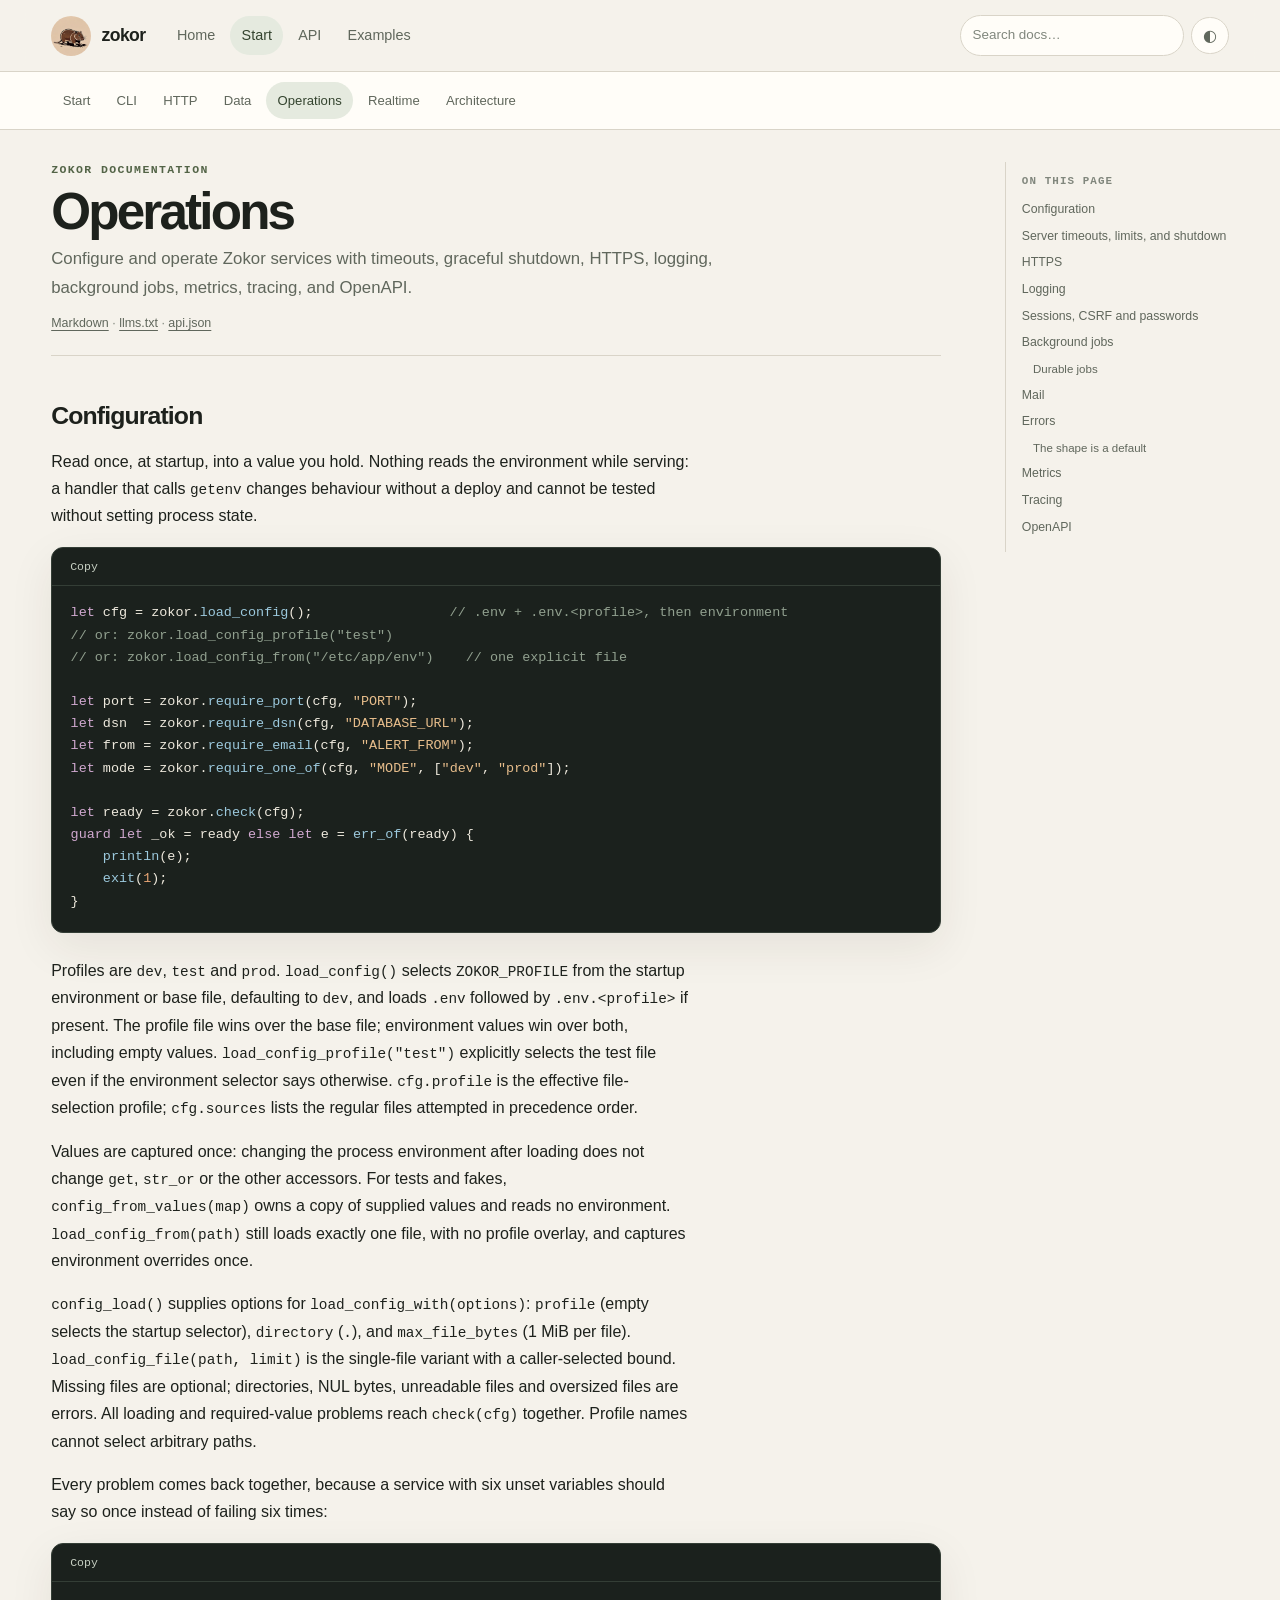
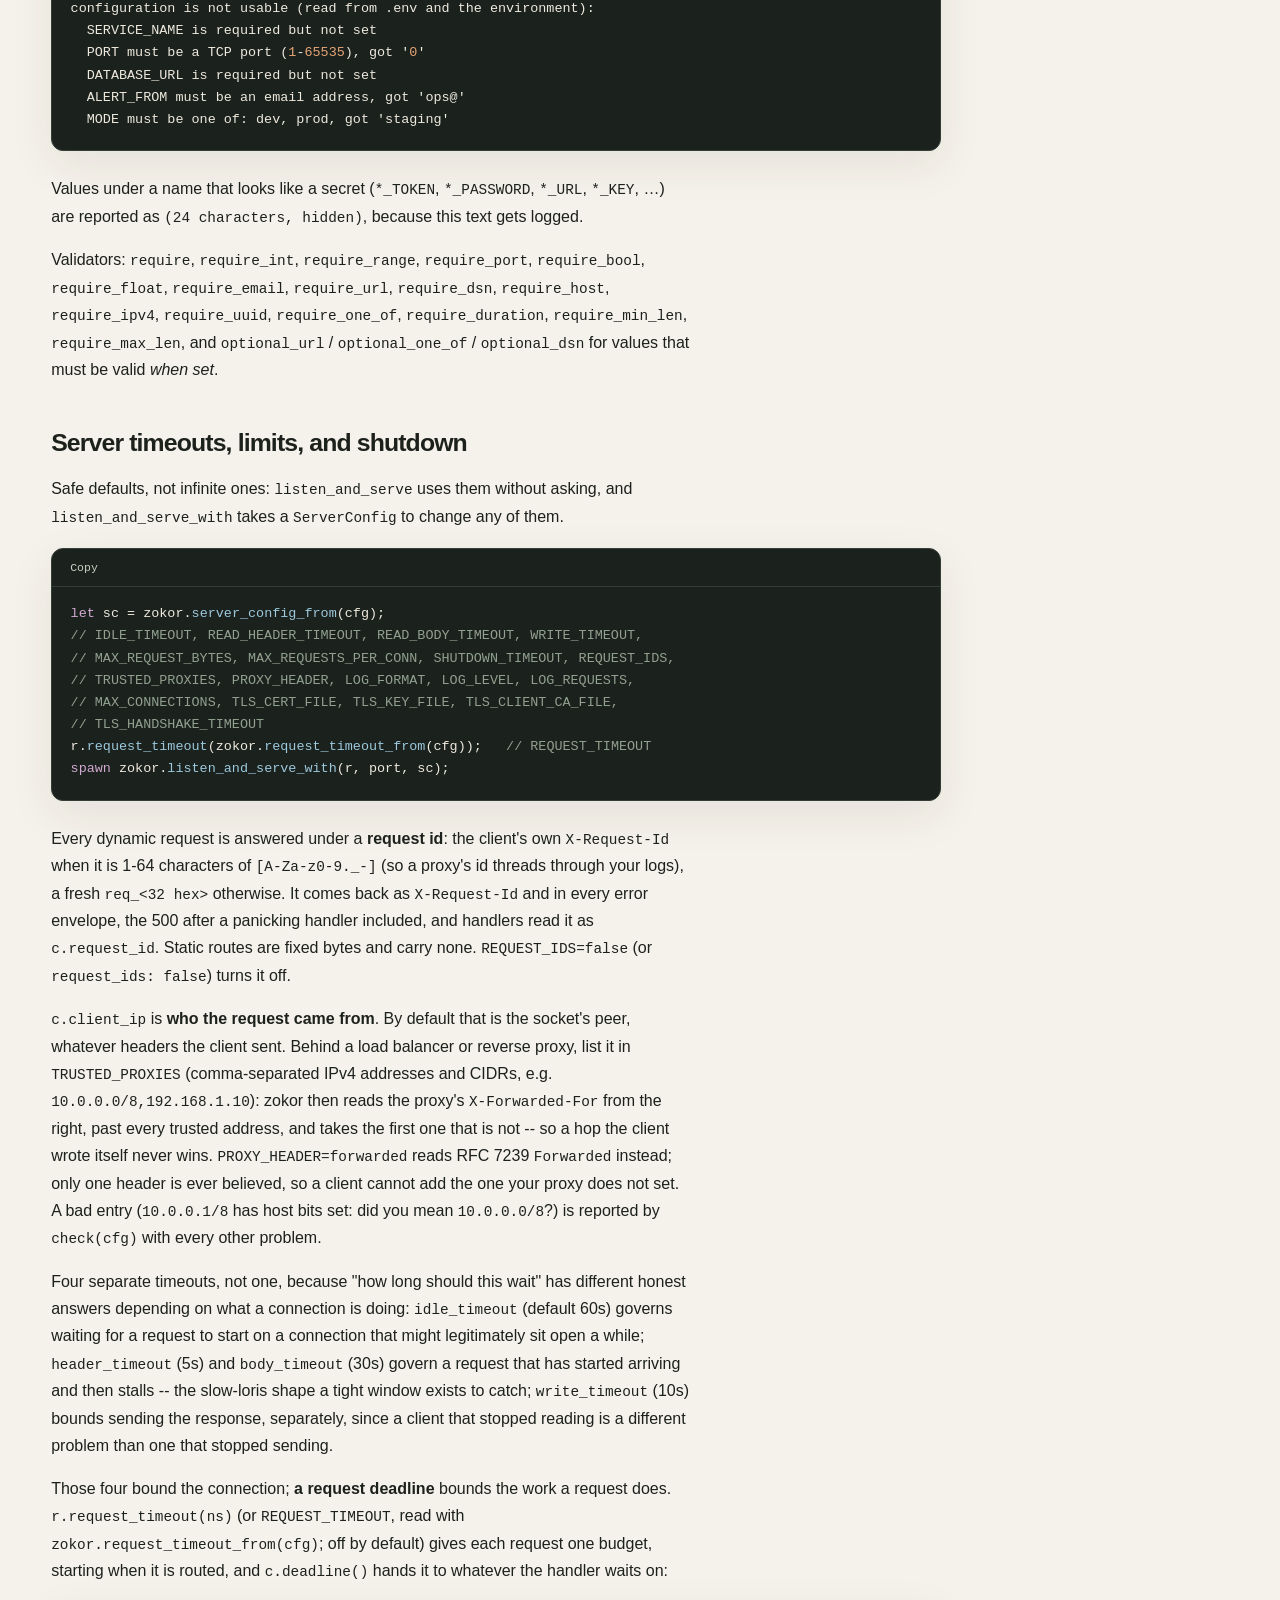
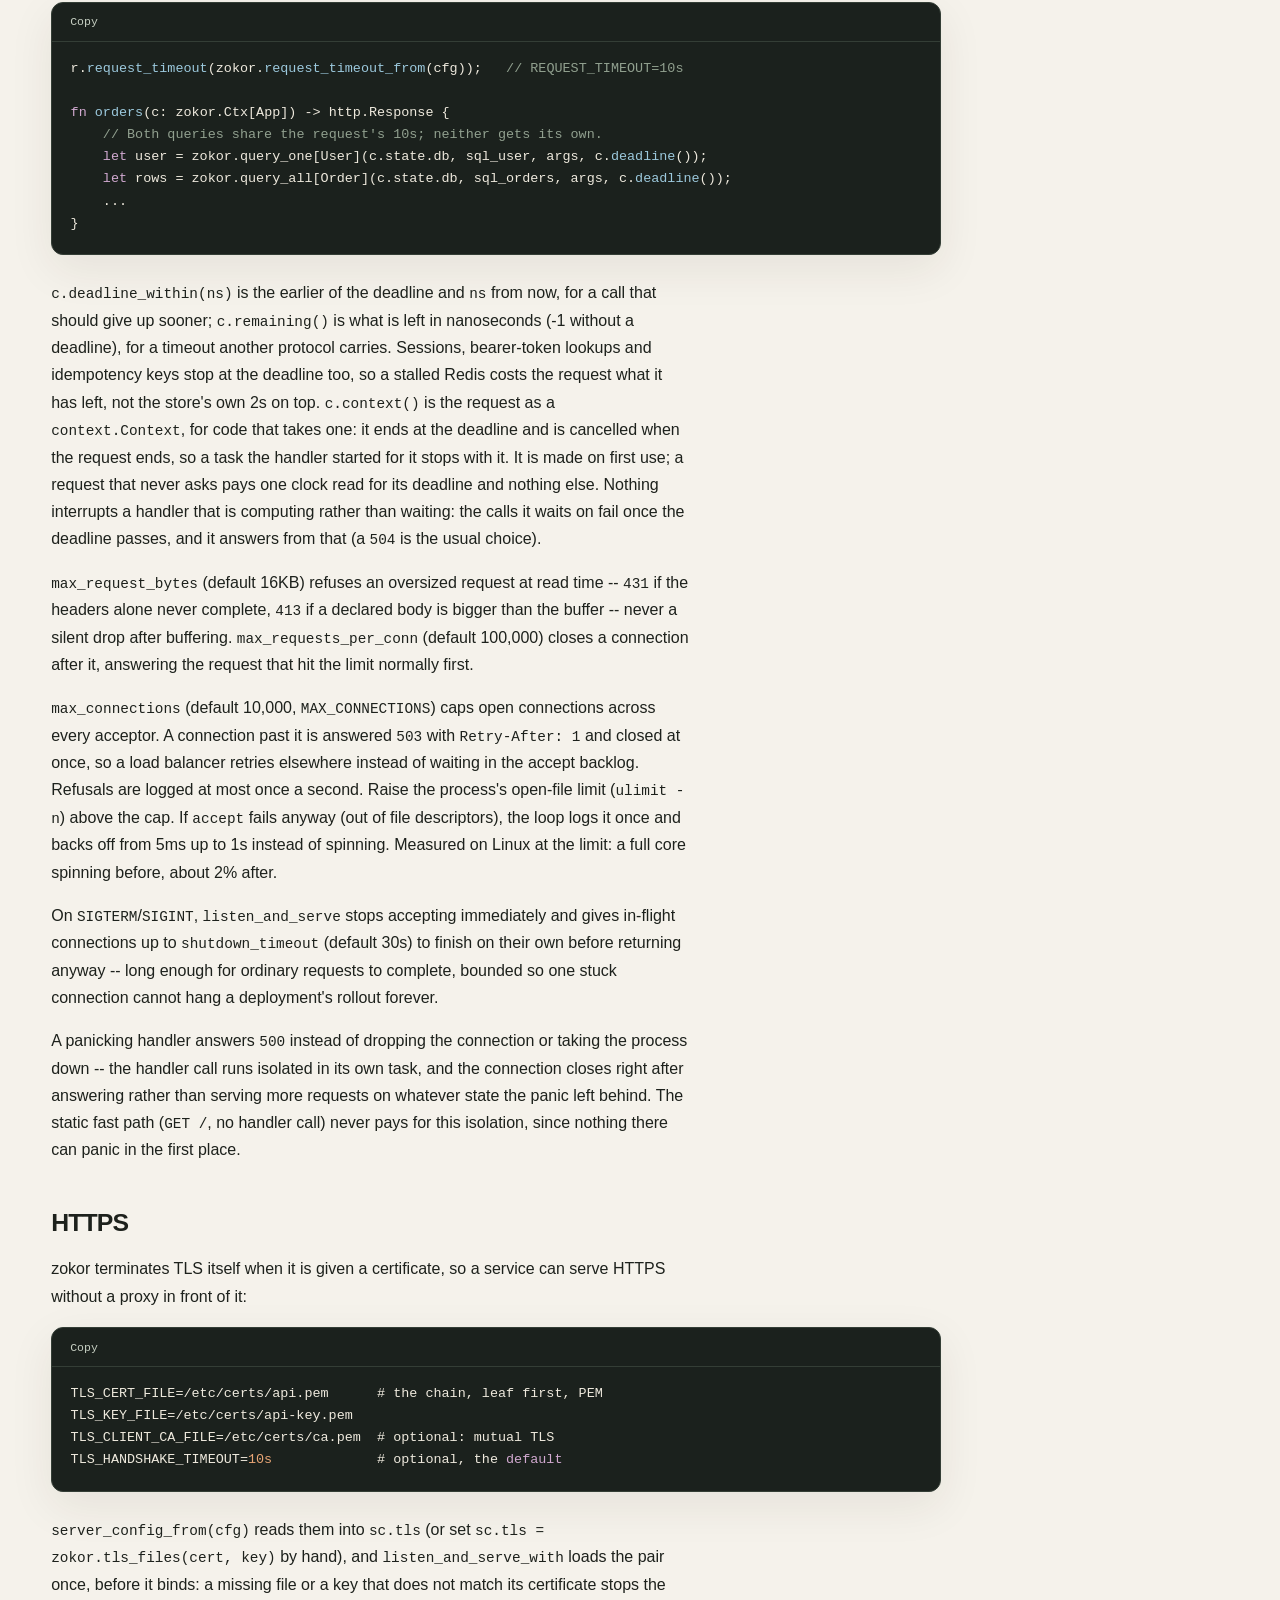
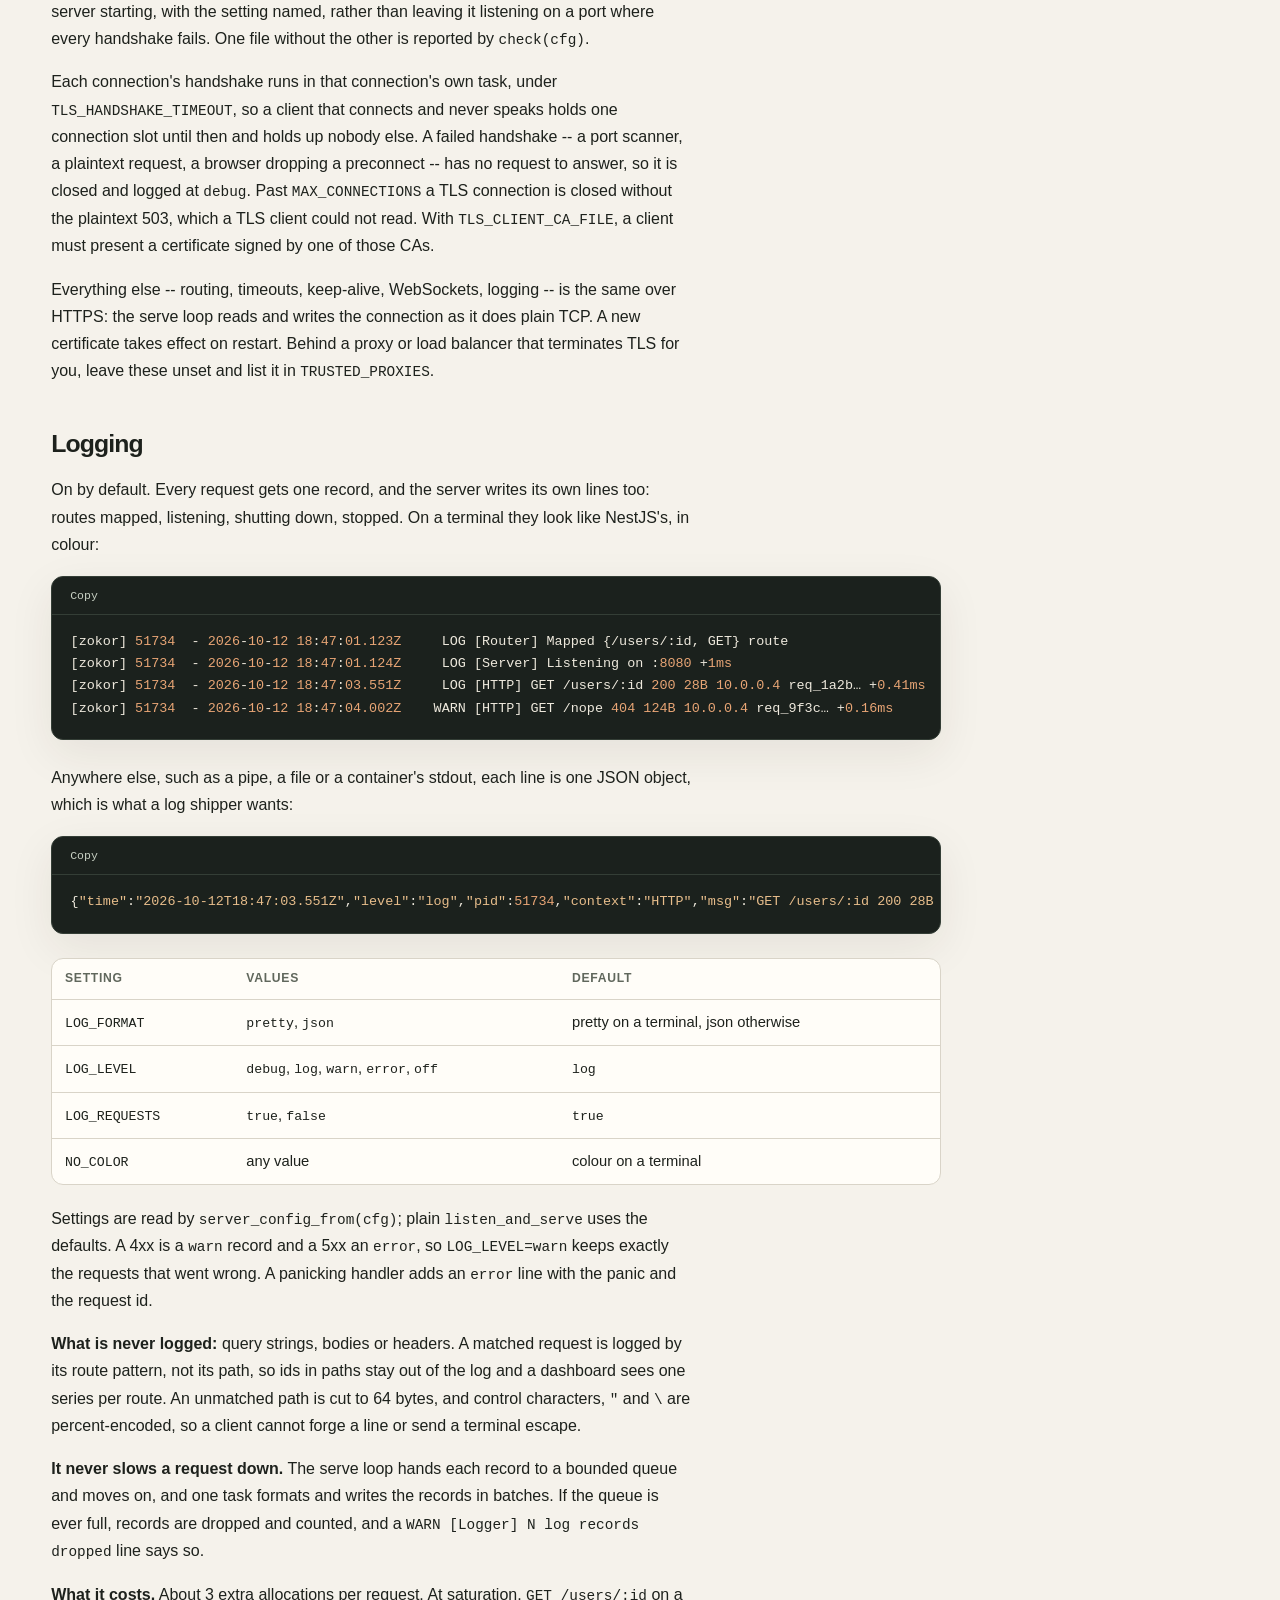
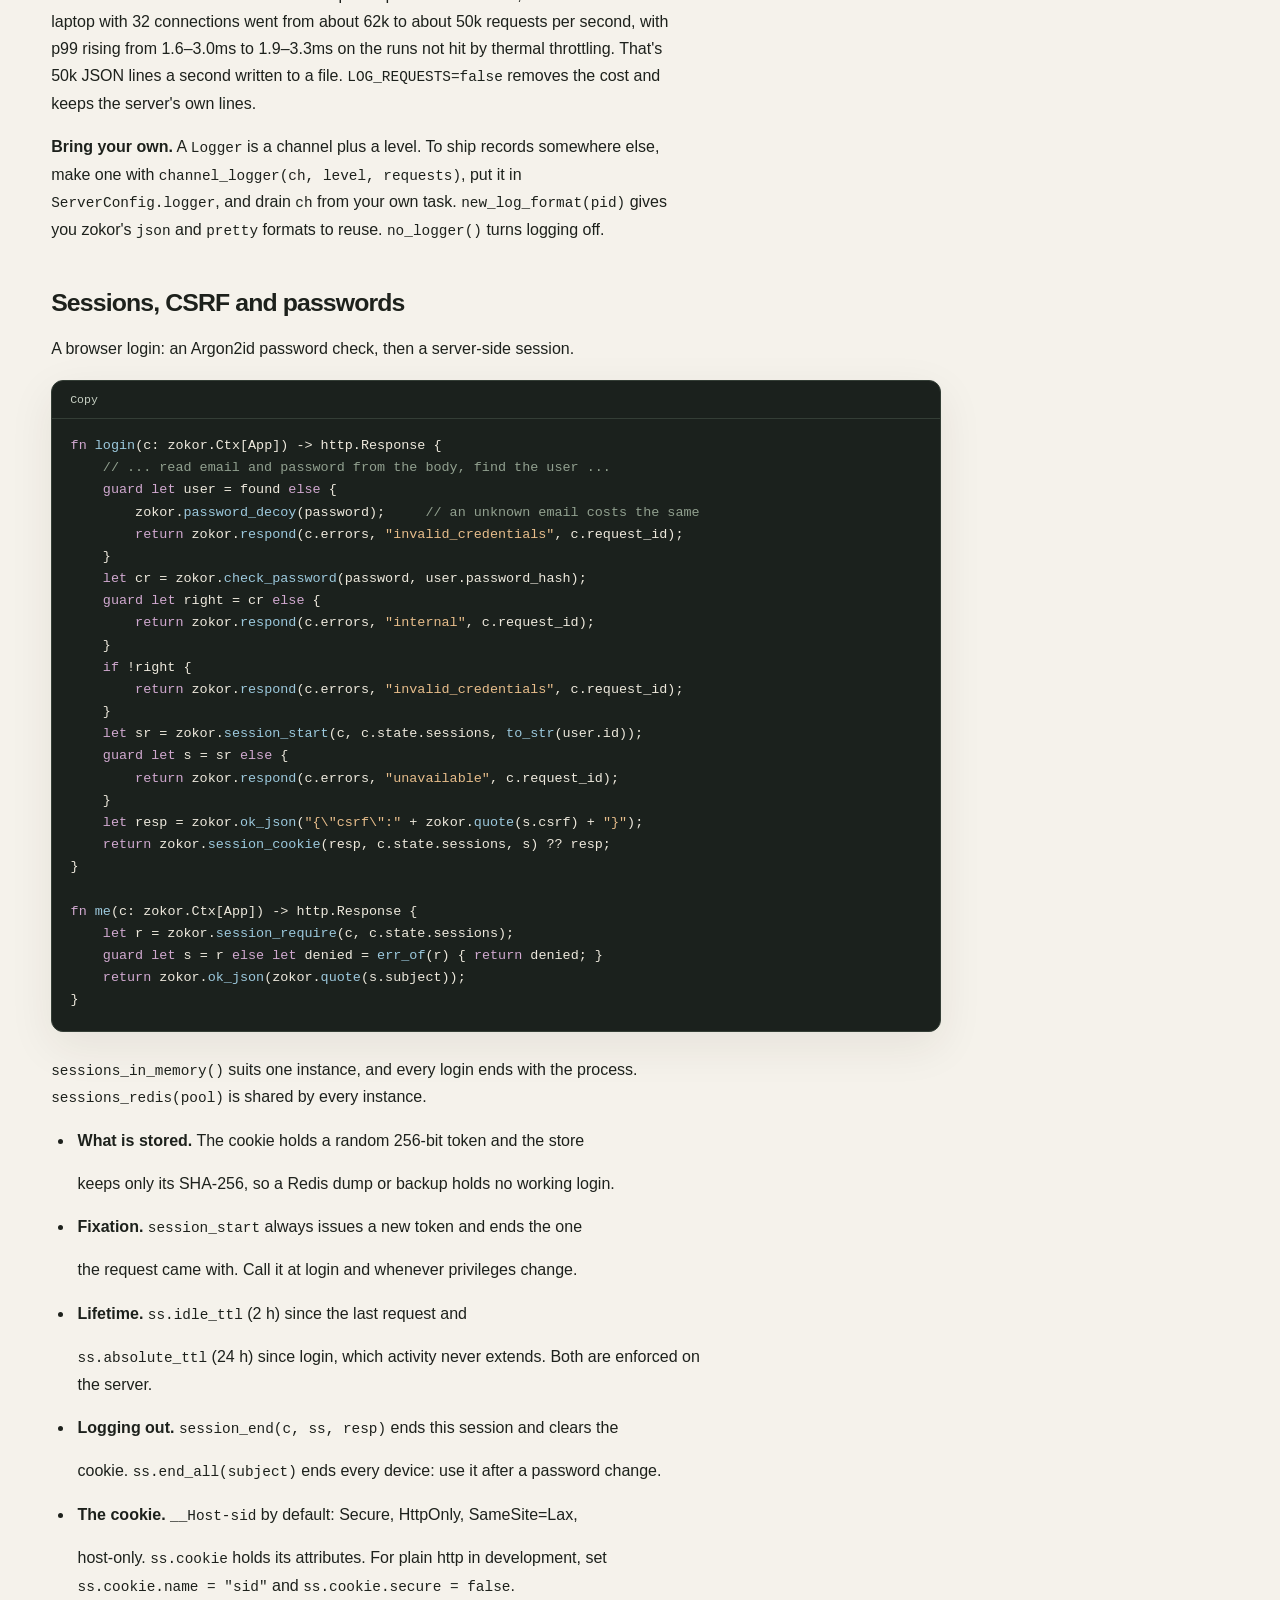
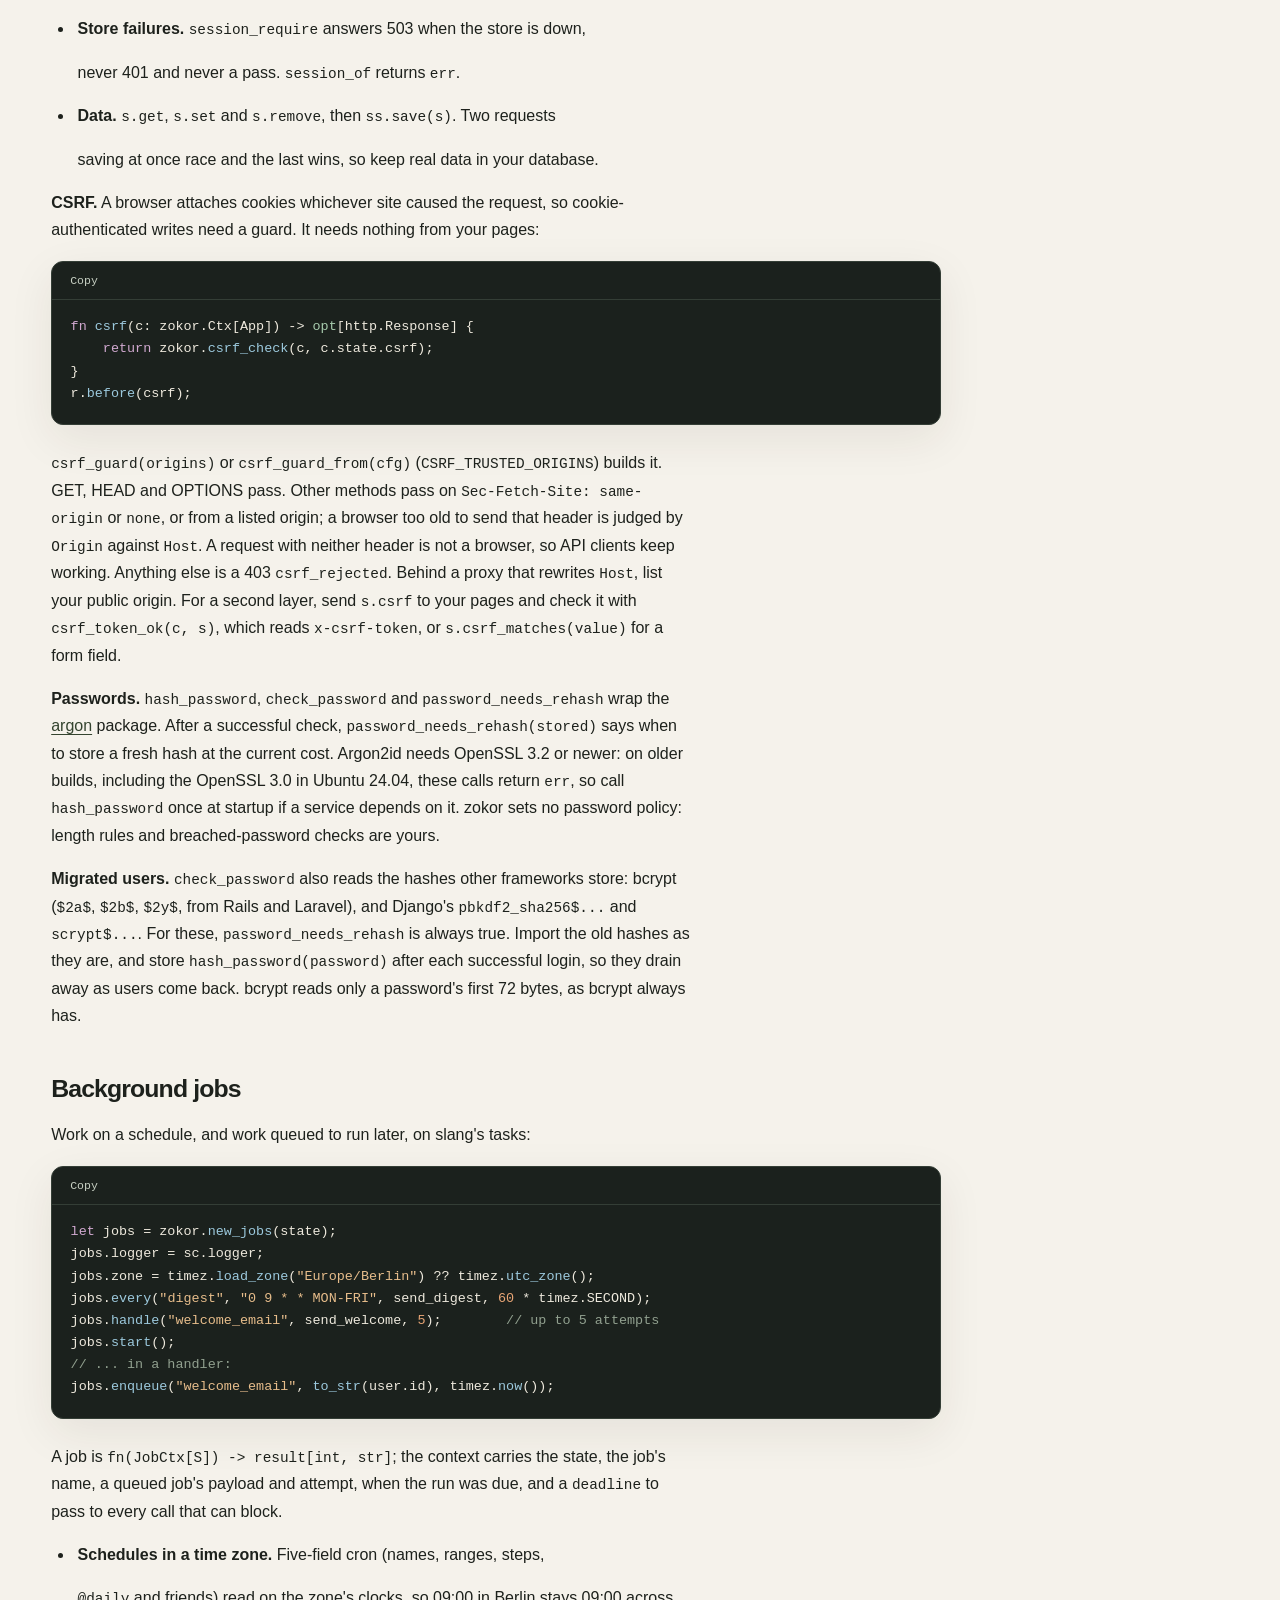
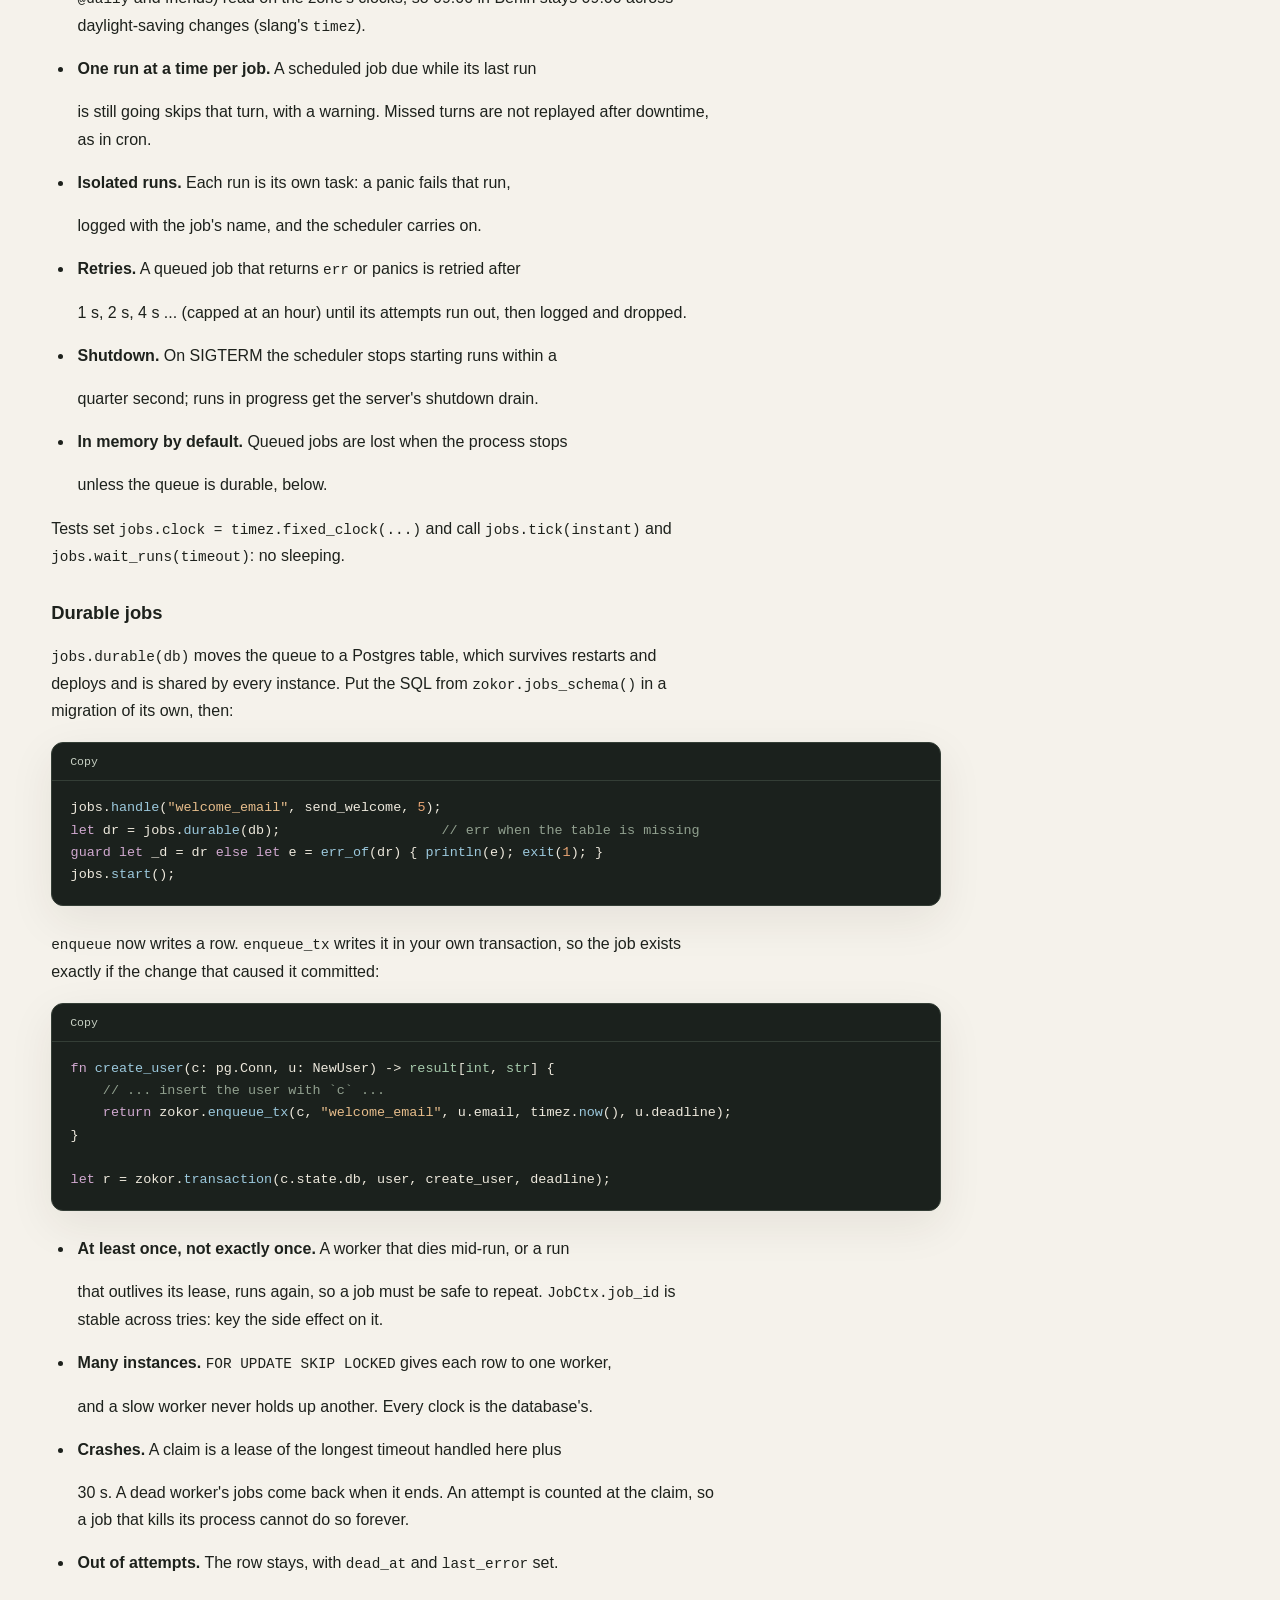
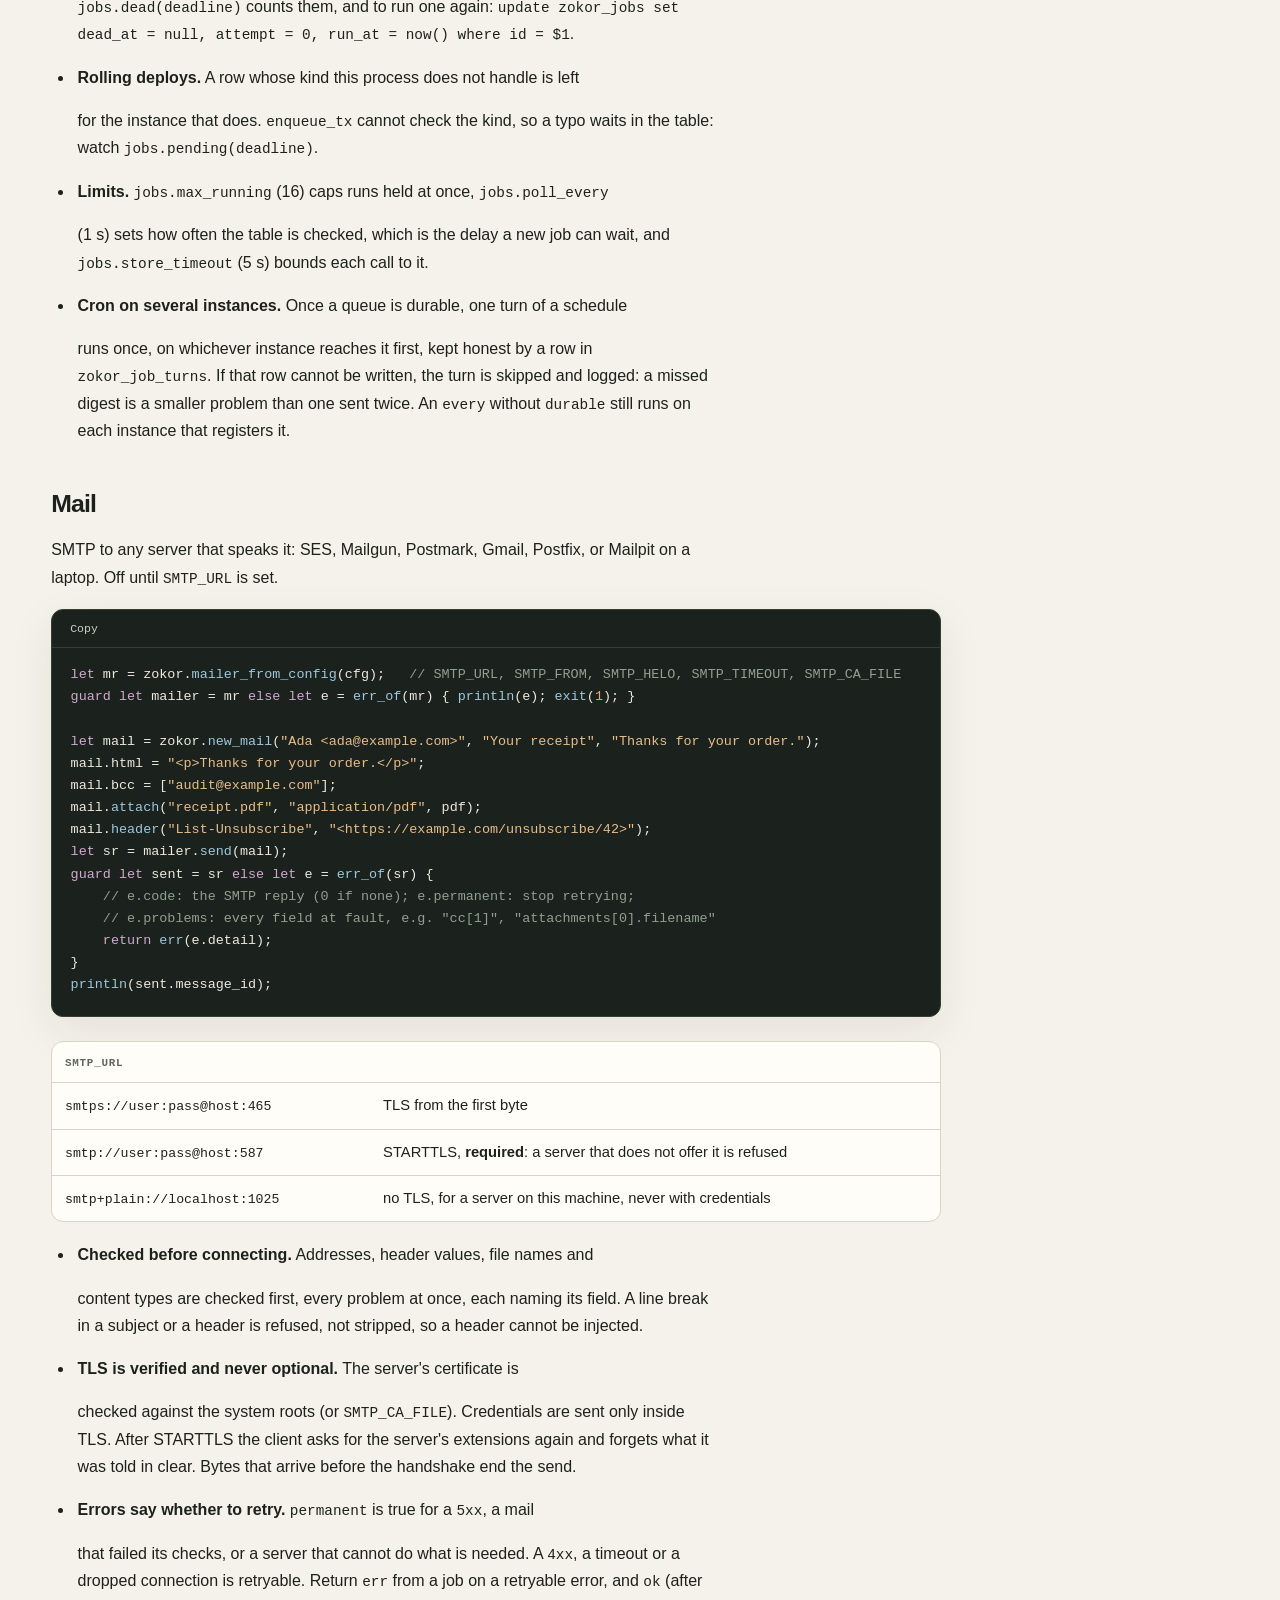
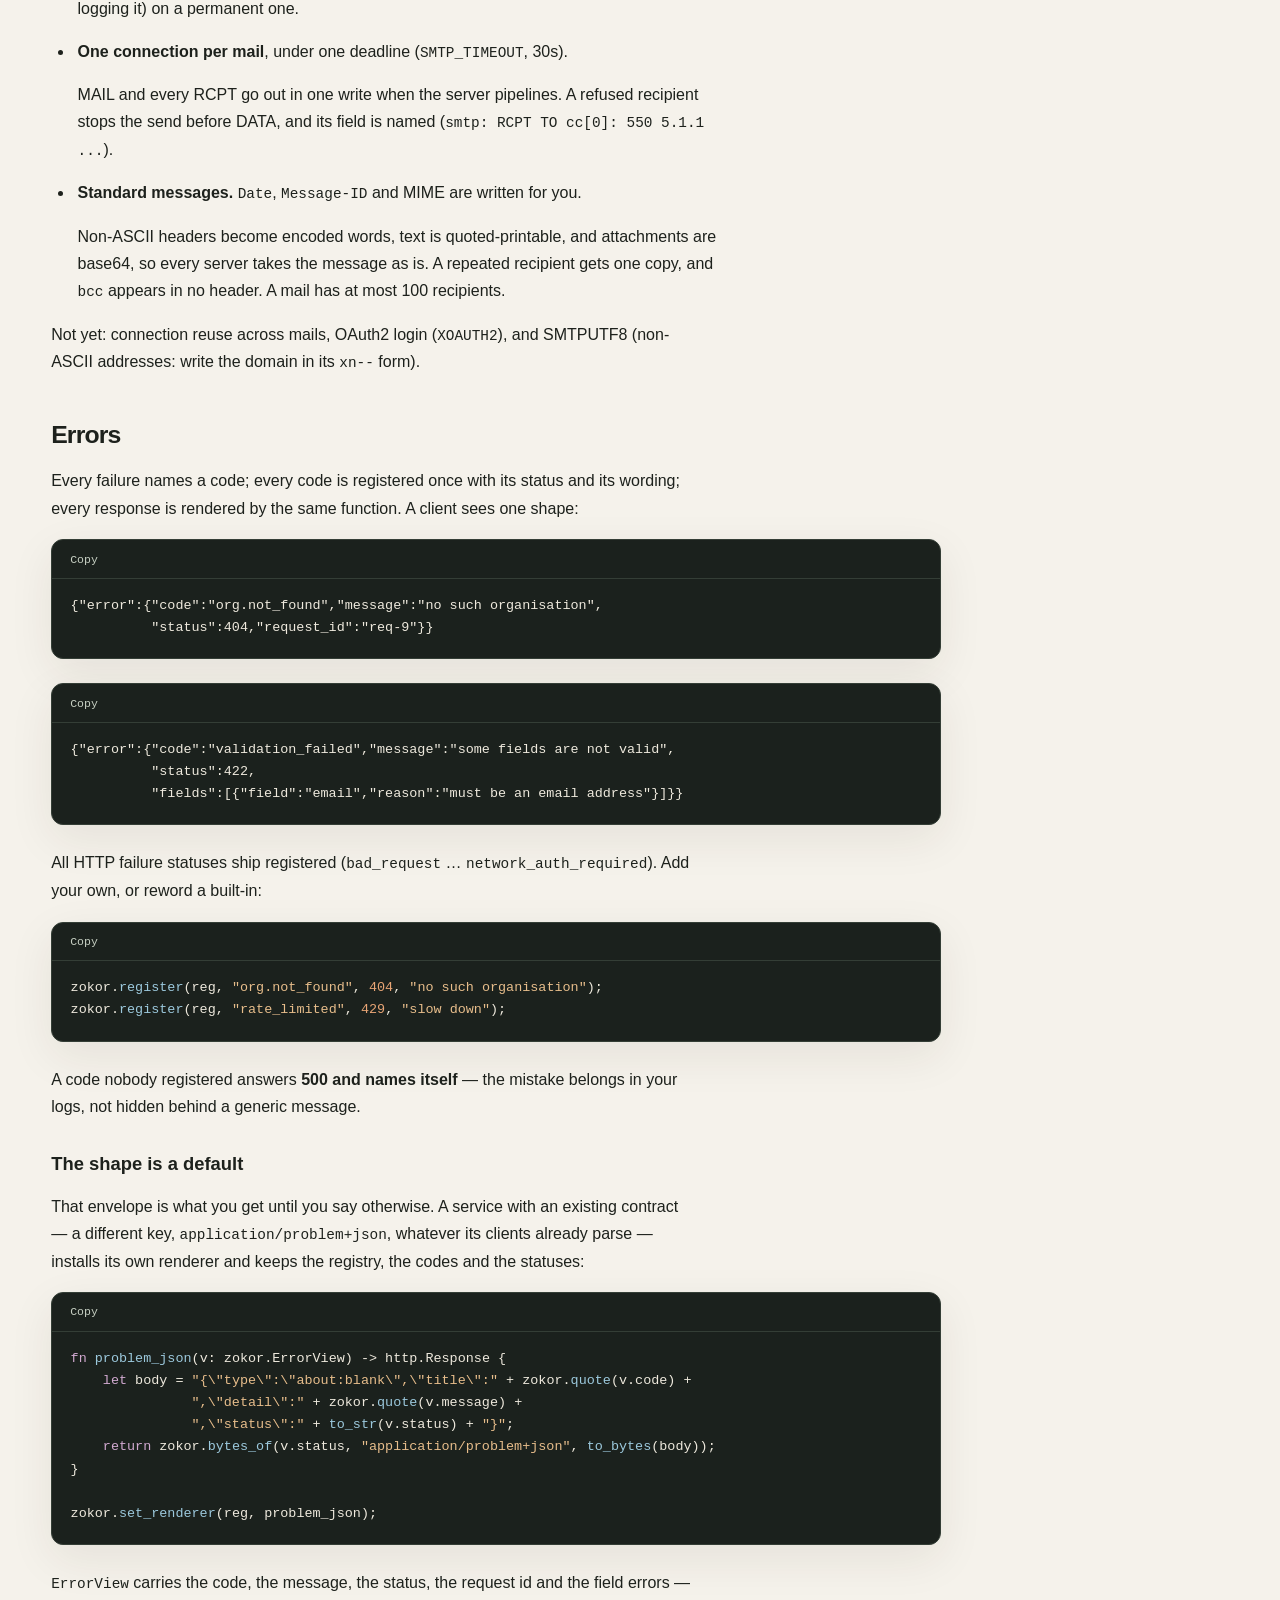
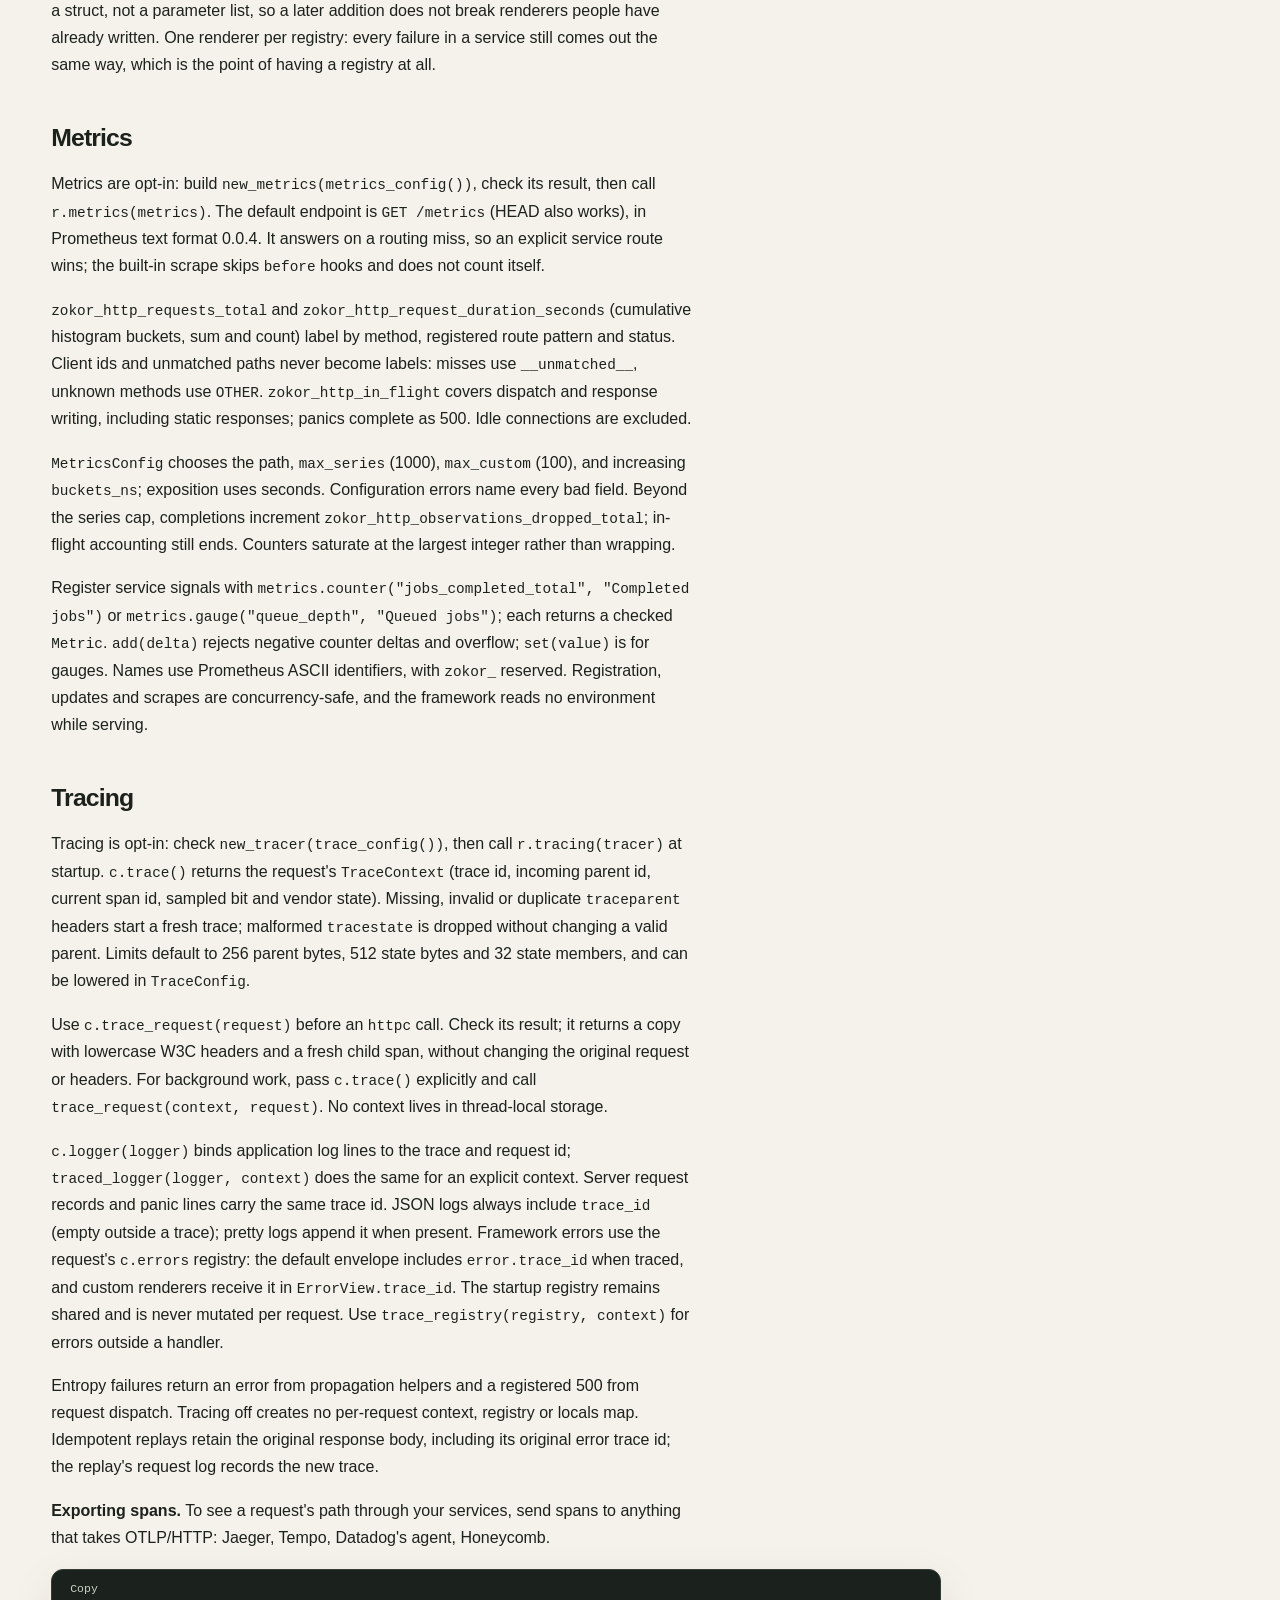
<file: docs/guide/operations.html>
<!doctype html>
<html lang="en" data-theme="auto">
<head>
<meta charset="utf-8">
<meta name="viewport" content="width=device-width, initial-scale=1">
<title>Zokor Operations | Configuration, Metrics &amp; Deployment</title>
<meta name="description" content="Configure and operate Zokor services with timeouts, graceful shutdown, HTTPS, logging, background jobs, metrics, tracing, and OpenAPI.">
<meta name="author" content="Dolphlabs">
<meta property="og:site_name" content="Zokor">
<meta property="og:title" content="Zokor Operations | Configuration, Metrics &amp; Deployment">
<meta property="og:description" content="Configure and operate Zokor services with timeouts, graceful shutdown, HTTPS, logging, background jobs, metrics, tracing, and OpenAPI.">
<meta property="og:type" content="website">
<meta property="og:url" content="https://zokor.dolphlabs.com/guide/operations">
<meta property="og:locale" content="en_US">
<meta name="twitter:card" content="summary_large_image">
<meta name="twitter:title" content="Zokor Operations | Configuration, Metrics &amp; Deployment">
<meta name="twitter:description" content="Configure and operate Zokor services with timeouts, graceful shutdown, HTTPS, logging, background jobs, metrics, tracing, and OpenAPI.">
<link rel="canonical" href="https://zokor.dolphlabs.com/guide/operations">
<link rel="alternate" type="text/markdown" href="../guide/operations.md" title="Markdown">
<link rel="alternate" type="text/plain" href="../llms.txt" title="llms.txt">
<link rel="stylesheet" href="../style.css">
<link rel="icon" type="image/png" sizes="64x64" href="../assets/zokor-icon-64.png">
<meta property="og:image" content="https://zokor.dolphlabs.com/assets/zokor-card-1200x630.jpg"><meta property="og:image:alt" content="Zokor, a backend framework for Slang"><meta property="og:image:width" content="1200"><meta property="og:image:height" content="630"><meta name="twitter:image" content="https://zokor.dolphlabs.com/assets/zokor-card-1200x630.jpg"><meta name="twitter:image:alt" content="Zokor, a backend framework for Slang">
</head>
<body>
<a class="skip" href="#main">Skip to content</a>
<header class="topbar">
  <a class="brand" href="../">
    <img src="../assets/zokor-header-256.png" width="40" height="40" alt="">
    <span>zokor</span>
  </a>
  <button id="navtoggle" class="navtoggle" type="button" aria-label="Toggle navigation"
          aria-expanded="false" aria-controls="mainnav">
    <span></span><span></span><span></span>
  </button>
  <nav class="mainnav" id="mainnav" aria-label="Main navigation"><a href="../">Home</a><a href="../guide/start" class="active" aria-current="page">Start</a><a href="../api/">API</a><a href="../examples/">Examples</a></nav>
  <div class="tools">
    <label class="search-label" for="search">Search</label>
    <input id="search" type="search" placeholder="Search docs…" autocomplete="off"
           aria-label="Search documentation" aria-controls="results">
    <button id="theme" type="button" aria-label="Toggle color theme">◐</button>
  </div>
</header>
<div id="navscrim" class="navscrim" hidden></div>
<div id="results" class="results" role="listbox" aria-label="Search results" hidden></div>
<nav class="subnav" aria-label="Guide pages"><a href="../guide/start">Start</a><a href="../guide/cli">CLI</a><a href="../guide/http">HTTP</a><a href="../guide/data">Data</a><a href="../guide/operations" aria-current="page">Operations</a><a href="../guide/realtime">Realtime</a><a href="../guide/architecture">Architecture</a></nav>
<main id="main">

<div class="page">
  <article class="content">
<header class="page-head"><p class="page-kicker">Zokor documentation</p><h1>Operations</h1><p class="tagline">Configure and operate Zokor services with timeouts, graceful shutdown, HTTPS, logging, background jobs, metrics, tracing, and OpenAPI.</p><p class="agentline"><a href="../guide/operations.md">Markdown</a> · <a href="../llms.txt">llms.txt</a> · <a href="../api.json">api.json</a></p></header>
<section class="readme-section"><h2 id="configuration">Configuration<a class="anchor" href="#configuration" aria-label="Link to this section">#</a></h2><p>Read once, at startup, into a value you hold. Nothing reads the environment while serving: a handler that calls <code>getenv</code> changes behaviour without a deploy and cannot be tested without setting process state.</p>
<div class="code"><div class="code-head"><button class="copy" type="button" aria-label="Copy code">Copy</button></div><pre><code class="language-slang"><span class="tok-keyword">let</span> cfg = zokor.<span class="tok-function">load_config</span>();                 <span class="tok-comment">// .env + .env.&lt;profile&gt;, then environment</span>
<span class="tok-comment">// or: zokor.load_config_profile(&quot;test&quot;)</span>
<span class="tok-comment">// or: zokor.load_config_from(&quot;/etc/app/env&quot;)    // one explicit file</span>

<span class="tok-keyword">let</span> port = zokor.<span class="tok-function">require_port</span>(cfg, <span class="tok-string">&quot;PORT&quot;</span>);
<span class="tok-keyword">let</span> dsn  = zokor.<span class="tok-function">require_dsn</span>(cfg, <span class="tok-string">&quot;DATABASE_URL&quot;</span>);
<span class="tok-keyword">let</span> from = zokor.<span class="tok-function">require_email</span>(cfg, <span class="tok-string">&quot;ALERT_FROM&quot;</span>);
<span class="tok-keyword">let</span> mode = zokor.<span class="tok-function">require_one_of</span>(cfg, <span class="tok-string">&quot;MODE&quot;</span>, [<span class="tok-string">&quot;dev&quot;</span>, <span class="tok-string">&quot;prod&quot;</span>]);

<span class="tok-keyword">let</span> ready = zokor.<span class="tok-function">check</span>(cfg);
<span class="tok-keyword">guard</span> <span class="tok-keyword">let</span> _ok = ready <span class="tok-keyword">else</span> <span class="tok-keyword">let</span> e = <span class="tok-builtin">err_of</span>(ready) {
    <span class="tok-builtin">println</span>(e);
    <span class="tok-builtin">exit</span>(<span class="tok-number">1</span>);
}</code></pre></div>
<p>Profiles are <code>dev</code>, <code>test</code> and <code>prod</code>. <code>load_config()</code> selects <code>ZOKOR_PROFILE</code> from the startup environment or base file, defaulting to <code>dev</code>, and loads <code>.env</code> followed by <code>.env.&lt;profile&gt;</code> if present. The profile file wins over the base file; environment values win over both, including empty values. <code>load_config_profile(&quot;test&quot;)</code> explicitly selects the test file even if the environment selector says otherwise. <code>cfg.profile</code> is the effective file-selection profile; <code>cfg.sources</code> lists the regular files attempted in precedence order.</p>
<p>Values are captured once: changing the process environment after loading does not change <code>get</code>, <code>str_or</code> or the other accessors. For tests and fakes, <code>config_from_values(map)</code> owns a copy of supplied values and reads no environment. <code>load_config_from(path)</code> still loads exactly one file, with no profile overlay, and captures environment overrides once.</p>
<p><code>config_load()</code> supplies options for <code>load_config_with(options)</code>: <code>profile</code> (empty selects the startup selector), <code>directory</code> (<code>.</code>), and <code>max_file_bytes</code> (1 MiB per file). <code>load_config_file(path, limit)</code> is the single-file variant with a caller-selected bound. Missing files are optional; directories, NUL bytes, unreadable files and oversized files are errors. All loading and required-value problems reach <code>check(cfg)</code> together. Profile names cannot select arbitrary paths.</p>
<p>Every problem comes back together, because a service with six unset variables should say so once instead of failing six times:</p>
<div class="code"><div class="code-head"><button class="copy" type="button" aria-label="Copy code">Copy</button></div><pre><code class="">configuration is not usable (read from .env and the environment):
  SERVICE_NAME is required but not set
  PORT must be a TCP port (<span class="tok-number">1</span>-<span class="tok-number">65535</span>), got &#x27;<span class="tok-number">0</span>&#x27;
  DATABASE_URL is required but not set
  ALERT_FROM must be an email address, got &#x27;ops@&#x27;
  MODE must be one of: dev, prod, got &#x27;staging&#x27;</code></pre></div>
<p>Values under a name that looks like a secret (<code>*_TOKEN</code>, <code>*_PASSWORD</code>, <code>*_URL</code>, <code>*_KEY</code>, …) are reported as <code>(24 characters, hidden)</code>, because this text gets logged.</p>
<p>Validators: <code>require</code>, <code>require_int</code>, <code>require_range</code>, <code>require_port</code>, <code>require_bool</code>, <code>require_float</code>, <code>require_email</code>, <code>require_url</code>, <code>require_dsn</code>, <code>require_host</code>, <code>require_ipv4</code>, <code>require_uuid</code>, <code>require_one_of</code>, <code>require_duration</code>, <code>require_min_len</code>, <code>require_max_len</code>, and <code>optional_url</code> / <code>optional_one_of</code> / <code>optional_dsn</code> for values that must be valid <em>when set</em>.</p></section>
<section class="readme-section"><h2 id="server-timeouts-limits-and-shutdown">Server timeouts, limits, and shutdown<a class="anchor" href="#server-timeouts-limits-and-shutdown" aria-label="Link to this section">#</a></h2><p>Safe defaults, not infinite ones: <code>listen_and_serve</code> uses them without asking, and <code>listen_and_serve_with</code> takes a <code>ServerConfig</code> to change any of them.</p>
<div class="code"><div class="code-head"><button class="copy" type="button" aria-label="Copy code">Copy</button></div><pre><code class="language-slang"><span class="tok-keyword">let</span> sc = zokor.<span class="tok-function">server_config_from</span>(cfg);
<span class="tok-comment">// IDLE_TIMEOUT, READ_HEADER_TIMEOUT, READ_BODY_TIMEOUT, WRITE_TIMEOUT,</span>
<span class="tok-comment">// MAX_REQUEST_BYTES, MAX_REQUESTS_PER_CONN, SHUTDOWN_TIMEOUT, REQUEST_IDS,</span>
<span class="tok-comment">// TRUSTED_PROXIES, PROXY_HEADER, LOG_FORMAT, LOG_LEVEL, LOG_REQUESTS,</span>
<span class="tok-comment">// MAX_CONNECTIONS, TLS_CERT_FILE, TLS_KEY_FILE, TLS_CLIENT_CA_FILE,</span>
<span class="tok-comment">// TLS_HANDSHAKE_TIMEOUT</span>
r.<span class="tok-function">request_timeout</span>(zokor.<span class="tok-function">request_timeout_from</span>(cfg));   <span class="tok-comment">// REQUEST_TIMEOUT</span>
<span class="tok-keyword">spawn</span> zokor.<span class="tok-function">listen_and_serve_with</span>(r, port, sc);</code></pre></div>
<p>Every dynamic request is answered under a <strong>request id</strong>: the client&#x27;s own <code>X-Request-Id</code> when it is 1-64 characters of <code>[A-Za-z0-9._-]</code> (so a proxy&#x27;s id threads through your logs), a fresh <code>req_&lt;32 hex&gt;</code> otherwise. It comes back as <code>X-Request-Id</code> and in every error envelope, the 500 after a panicking handler included, and handlers read it as <code>c.request_id</code>. Static routes are fixed bytes and carry none. <code>REQUEST_IDS=false</code> (or <code>request_ids: false</code>) turns it off.</p>
<p><code>c.client_ip</code> is <strong>who the request came from</strong>. By default that is the socket&#x27;s peer, whatever headers the client sent. Behind a load balancer or reverse proxy, list it in <code>TRUSTED_PROXIES</code> (comma-separated IPv4 addresses and CIDRs, e.g. <code>10.0.0.0/8,192.168.1.10</code>): zokor then reads the proxy&#x27;s <code>X-Forwarded-For</code> from the right, past every trusted address, and takes the first one that is not -- so a hop the client wrote itself never wins. <code>PROXY_HEADER=forwarded</code> reads RFC 7239 <code>Forwarded</code> instead; only one header is ever believed, so a client cannot add the one your proxy does not set. A bad entry (<code>10.0.0.1/8</code> has host bits set: did you mean <code>10.0.0.0/8</code>?) is reported by <code>check(cfg)</code> with every other problem.</p>
<p>Four separate timeouts, not one, because &quot;how long should this wait&quot; has different honest answers depending on what a connection is doing: <code>idle_timeout</code> (default 60s) governs waiting for a request to start on a connection that might legitimately sit open a while; <code>header_timeout</code> (5s) and <code>body_timeout</code> (30s) govern a request that has started arriving and then stalls -- the slow-loris shape a tight window exists to catch; <code>write_timeout</code> (10s) bounds sending the response, separately, since a client that stopped reading is a different problem than one that stopped sending.</p>
<p>Those four bound the connection; <strong>a request deadline</strong> bounds the work a request does. <code>r.request_timeout(ns)</code> (or <code>REQUEST_TIMEOUT</code>, read with <code>zokor.request_timeout_from(cfg)</code>; off by default) gives each request one budget, starting when it is routed, and <code>c.deadline()</code> hands it to whatever the handler waits on:</p>
<div class="code"><div class="code-head"><button class="copy" type="button" aria-label="Copy code">Copy</button></div><pre><code class="language-slang">r.<span class="tok-function">request_timeout</span>(zokor.<span class="tok-function">request_timeout_from</span>(cfg));   <span class="tok-comment">// REQUEST_TIMEOUT=10s</span>

<span class="tok-keyword">fn</span> <span class="tok-function">orders</span>(c: zokor.Ctx[App]) -&gt; http.Response {
    <span class="tok-comment">// Both queries share the request&#x27;s 10s; neither gets its own.</span>
    <span class="tok-keyword">let</span> user = zokor.query_one[User](c.state.db, sql_user, args, c.<span class="tok-function">deadline</span>());
    <span class="tok-keyword">let</span> rows = zokor.query_all[Order](c.state.db, sql_orders, args, c.<span class="tok-function">deadline</span>());
    ...
}</code></pre></div>
<p><code>c.deadline_within(ns)</code> is the earlier of the deadline and <code>ns</code> from now, for a call that should give up sooner; <code>c.remaining()</code> is what is left in nanoseconds (-1 without a deadline), for a timeout another protocol carries. Sessions, bearer-token lookups and idempotency keys stop at the deadline too, so a stalled Redis costs the request what it has left, not the store&#x27;s own 2s on top. <code>c.context()</code> is the request as a <code>context.Context</code>, for code that takes one: it ends at the deadline and is cancelled when the request ends, so a task the handler started for it stops with it. It is made on first use; a request that never asks pays one clock read for its deadline and nothing else. Nothing interrupts a handler that is computing rather than waiting: the calls it waits on fail once the deadline passes, and it answers from that (a <code>504</code> is the usual choice).</p>
<p><code>max_request_bytes</code> (default 16KB) refuses an oversized request at read time -- <code>431</code> if the headers alone never complete, <code>413</code> if a declared body is bigger than the buffer -- never a silent drop after buffering. <code>max_requests_per_conn</code> (default 100,000) closes a connection after it, answering the request that hit the limit normally first.</p>
<p><code>max_connections</code> (default 10,000, <code>MAX_CONNECTIONS</code>) caps open connections across every acceptor. A connection past it is answered <code>503</code> with <code>Retry-After: 1</code> and closed at once, so a load balancer retries elsewhere instead of waiting in the accept backlog. Refusals are logged at most once a second. Raise the process&#x27;s open-file limit (<code>ulimit -n</code>) above the cap. If <code>accept</code> fails anyway (out of file descriptors), the loop logs it once and backs off from 5ms up to 1s instead of spinning. Measured on Linux at the limit: a full core spinning before, about 2% after.</p>
<p>On <code>SIGTERM</code>/<code>SIGINT</code>, <code>listen_and_serve</code> stops accepting immediately and gives in-flight connections up to <code>shutdown_timeout</code> (default 30s) to finish on their own before returning anyway -- long enough for ordinary requests to complete, bounded so one stuck connection cannot hang a deployment&#x27;s rollout forever.</p>
<p>A panicking handler answers <code>500</code> instead of dropping the connection or taking the process down -- the handler call runs isolated in its own task, and the connection closes right after answering rather than serving more requests on whatever state the panic left behind. The static fast path (<code>GET /</code>, no handler call) never pays for this isolation, since nothing there can panic in the first place.</p></section>
<section class="readme-section"><h2 id="https">HTTPS<a class="anchor" href="#https" aria-label="Link to this section">#</a></h2><p>zokor terminates TLS itself when it is given a certificate, so a service can serve HTTPS without a proxy in front of it:</p>
<div class="code"><div class="code-head"><button class="copy" type="button" aria-label="Copy code">Copy</button></div><pre><code class="">TLS_CERT_FILE=/etc/certs/api.pem      # the chain, leaf first, PEM
TLS_KEY_FILE=/etc/certs/api-key.pem
TLS_CLIENT_CA_FILE=/etc/certs/ca.pem  # optional: mutual TLS
TLS_HANDSHAKE_TIMEOUT=<span class="tok-number">10s</span>             # optional, the <span class="tok-keyword">default</span></code></pre></div>
<p><code>server_config_from(cfg)</code> reads them into <code>sc.tls</code> (or set <code>sc.tls = zokor.tls_files(cert, key)</code> by hand), and <code>listen_and_serve_with</code> loads the pair once, before it binds: a missing file or a key that does not match its certificate stops the server starting, with the setting named, rather than leaving it listening on a port where every handshake fails. One file without the other is reported by <code>check(cfg)</code>.</p>
<p>Each connection&#x27;s handshake runs in that connection&#x27;s own task, under <code>TLS_HANDSHAKE_TIMEOUT</code>, so a client that connects and never speaks holds one connection slot until then and holds up nobody else. A failed handshake -- a port scanner, a plaintext request, a browser dropping a preconnect -- has no request to answer, so it is closed and logged at <code>debug</code>. Past <code>MAX_CONNECTIONS</code> a TLS connection is closed without the plaintext 503, which a TLS client could not read. With <code>TLS_CLIENT_CA_FILE</code>, a client must present a certificate signed by one of those CAs.</p>
<p>Everything else -- routing, timeouts, keep-alive, WebSockets, logging -- is the same over HTTPS: the serve loop reads and writes the connection as it does plain TCP. A new certificate takes effect on restart. Behind a proxy or load balancer that terminates TLS for you, leave these unset and list it in <code>TRUSTED_PROXIES</code>.</p></section>
<section class="readme-section"><h2 id="logging">Logging<a class="anchor" href="#logging" aria-label="Link to this section">#</a></h2><p>On by default. Every request gets one record, and the server writes its own lines too: routes mapped, listening, shutting down, stopped. On a terminal they look like NestJS&#x27;s, in colour:</p>
<div class="code"><div class="code-head"><button class="copy" type="button" aria-label="Copy code">Copy</button></div><pre><code class="">[zokor] <span class="tok-number">51734</span>  - <span class="tok-number">2026</span>-<span class="tok-number">10</span>-<span class="tok-number">12</span> <span class="tok-number">18</span>:<span class="tok-number">47</span>:<span class="tok-number">01.123Z</span>     LOG [Router] Mapped {/users/:id, GET} route
[zokor] <span class="tok-number">51734</span>  - <span class="tok-number">2026</span>-<span class="tok-number">10</span>-<span class="tok-number">12</span> <span class="tok-number">18</span>:<span class="tok-number">47</span>:<span class="tok-number">01.124Z</span>     LOG [Server] Listening on :<span class="tok-number">8080</span> +<span class="tok-number">1ms</span>
[zokor] <span class="tok-number">51734</span>  - <span class="tok-number">2026</span>-<span class="tok-number">10</span>-<span class="tok-number">12</span> <span class="tok-number">18</span>:<span class="tok-number">47</span>:<span class="tok-number">03.551Z</span>     LOG [HTTP] GET /users/:id <span class="tok-number">200</span> <span class="tok-number">28B</span> <span class="tok-number">10.0.0.4</span> req_1a2b… +<span class="tok-number">0.41ms</span>
[zokor] <span class="tok-number">51734</span>  - <span class="tok-number">2026</span>-<span class="tok-number">10</span>-<span class="tok-number">12</span> <span class="tok-number">18</span>:<span class="tok-number">47</span>:<span class="tok-number">04.002Z</span>    WARN [HTTP] GET /nope <span class="tok-number">404</span> <span class="tok-number">124B</span> <span class="tok-number">10.0.0.4</span> req_9f3c… +<span class="tok-number">0.16ms</span></code></pre></div>
<p>Anywhere else, such as a pipe, a file or a container&#x27;s stdout, each line is one JSON object, which is what a log shipper wants:</p>
<div class="code"><div class="code-head"><button class="copy" type="button" aria-label="Copy code">Copy</button></div><pre><code class="">{<span class="tok-string">&quot;time&quot;</span>:<span class="tok-string">&quot;2026-10-12T18:47:03.551Z&quot;</span>,<span class="tok-string">&quot;level&quot;</span>:<span class="tok-string">&quot;log&quot;</span>,<span class="tok-string">&quot;pid&quot;</span>:<span class="tok-number">51734</span>,<span class="tok-string">&quot;context&quot;</span>:<span class="tok-string">&quot;HTTP&quot;</span>,<span class="tok-string">&quot;msg&quot;</span>:<span class="tok-string">&quot;GET /users/:id 200 28B 10.0.0.4 req_1a2b…&quot;</span>,<span class="tok-string">&quot;method&quot;</span>:<span class="tok-string">&quot;GET&quot;</span>,<span class="tok-string">&quot;route&quot;</span>:<span class="tok-string">&quot;/users/:id&quot;</span>,<span class="tok-string">&quot;status&quot;</span>:<span class="tok-number">200</span>,<span class="tok-string">&quot;duration_ms&quot;</span>:<span class="tok-number">0.412</span>,<span class="tok-string">&quot;bytes&quot;</span>:<span class="tok-number">28</span>,<span class="tok-string">&quot;request_id&quot;</span>:<span class="tok-string">&quot;req_1a2b…&quot;</span>,<span class="tok-string">&quot;client_ip&quot;</span>:<span class="tok-string">&quot;10.0.0.4&quot;</span>}</code></pre></div>
<div class="table-wrap"><table><thead><tr><th>Setting</th><th>Values</th><th>Default</th></tr></thead><tbody><tr><td><code>LOG_FORMAT</code></td><td><code>pretty</code>, <code>json</code></td><td>pretty on a terminal, json otherwise</td></tr><tr><td><code>LOG_LEVEL</code></td><td><code>debug</code>, <code>log</code>, <code>warn</code>, <code>error</code>, <code>off</code></td><td><code>log</code></td></tr><tr><td><code>LOG_REQUESTS</code></td><td><code>true</code>, <code>false</code></td><td><code>true</code></td></tr><tr><td><code>NO_COLOR</code></td><td>any value</td><td>colour on a terminal</td></tr></tbody></table></div>
<p>Settings are read by <code>server_config_from(cfg)</code>; plain <code>listen_and_serve</code> uses the defaults. A 4xx is a <code>warn</code> record and a 5xx an <code>error</code>, so <code>LOG_LEVEL=warn</code> keeps exactly the requests that went wrong. A panicking handler adds an <code>error</code> line with the panic and the request id.</p>
<p><strong>What is never logged:</strong> query strings, bodies or headers. A matched request is logged by its route pattern, not its path, so ids in paths stay out of the log and a dashboard sees one series per route. An unmatched path is cut to 64 bytes, and control characters, <code>&quot;</code> and <code>\</code> are percent-encoded, so a client cannot forge a line or send a terminal escape.</p>
<p><strong>It never slows a request down.</strong> The serve loop hands each record to a bounded queue and moves on, and one task formats and writes the records in batches. If the queue is ever full, records are dropped and counted, and a <code>WARN [Logger] N log records dropped</code> line says so.</p>
<p><strong>What it costs.</strong> About 3 extra allocations per request. At saturation, <code>GET /users/:id</code> on a laptop with 32 connections went from about 62k to about 50k requests per second, with p99 rising from 1.6–3.0ms to 1.9–3.3ms on the runs not hit by thermal throttling. That&#x27;s 50k JSON lines a second written to a file. <code>LOG_REQUESTS=false</code> removes the cost and keeps the server&#x27;s own lines.</p>
<p><strong>Bring your own.</strong> A <code>Logger</code> is a channel plus a level. To ship records somewhere else, make one with <code>channel_logger(ch, level, requests)</code>, put it in <code>ServerConfig.logger</code>, and drain <code>ch</code> from your own task. <code>new_log_format(pid)</code> gives you zokor&#x27;s <code>json</code> and <code>pretty</code> formats to reuse. <code>no_logger()</code> turns logging off.</p></section>
<section class="readme-section"><h2 id="sessions-csrf-and-passwords">Sessions, CSRF and passwords<a class="anchor" href="#sessions-csrf-and-passwords" aria-label="Link to this section">#</a></h2><p>A browser login: an Argon2id password check, then a server-side session.</p>
<div class="code"><div class="code-head"><button class="copy" type="button" aria-label="Copy code">Copy</button></div><pre><code class="language-slang"><span class="tok-keyword">fn</span> <span class="tok-function">login</span>(c: zokor.Ctx[App]) -&gt; http.Response {
    <span class="tok-comment">// ... read email and password from the body, find the user ...</span>
    <span class="tok-keyword">guard</span> <span class="tok-keyword">let</span> user = found <span class="tok-keyword">else</span> {
        zokor.<span class="tok-function">password_decoy</span>(password);     <span class="tok-comment">// an unknown email costs the same</span>
        <span class="tok-keyword">return</span> zokor.<span class="tok-function">respond</span>(c.errors, <span class="tok-string">&quot;invalid_credentials&quot;</span>, c.request_id);
    }
    <span class="tok-keyword">let</span> cr = zokor.<span class="tok-function">check_password</span>(password, user.password_hash);
    <span class="tok-keyword">guard</span> <span class="tok-keyword">let</span> right = cr <span class="tok-keyword">else</span> {
        <span class="tok-keyword">return</span> zokor.<span class="tok-function">respond</span>(c.errors, <span class="tok-string">&quot;internal&quot;</span>, c.request_id);
    }
    <span class="tok-keyword">if</span> !right {
        <span class="tok-keyword">return</span> zokor.<span class="tok-function">respond</span>(c.errors, <span class="tok-string">&quot;invalid_credentials&quot;</span>, c.request_id);
    }
    <span class="tok-keyword">let</span> sr = zokor.<span class="tok-function">session_start</span>(c, c.state.sessions, <span class="tok-builtin">to_str</span>(user.id));
    <span class="tok-keyword">guard</span> <span class="tok-keyword">let</span> s = sr <span class="tok-keyword">else</span> {
        <span class="tok-keyword">return</span> zokor.<span class="tok-function">respond</span>(c.errors, <span class="tok-string">&quot;unavailable&quot;</span>, c.request_id);
    }
    <span class="tok-keyword">let</span> resp = zokor.<span class="tok-function">ok_json</span>(<span class="tok-string">&quot;{\&quot;csrf\&quot;:&quot;</span> + zokor.<span class="tok-function">quote</span>(s.csrf) + <span class="tok-string">&quot;}&quot;</span>);
    <span class="tok-keyword">return</span> zokor.<span class="tok-function">session_cookie</span>(resp, c.state.sessions, s) ?? resp;
}

<span class="tok-keyword">fn</span> <span class="tok-function">me</span>(c: zokor.Ctx[App]) -&gt; http.Response {
    <span class="tok-keyword">let</span> r = zokor.<span class="tok-function">session_require</span>(c, c.state.sessions);
    <span class="tok-keyword">guard</span> <span class="tok-keyword">let</span> s = r <span class="tok-keyword">else</span> <span class="tok-keyword">let</span> denied = <span class="tok-builtin">err_of</span>(r) { <span class="tok-keyword">return</span> denied; }
    <span class="tok-keyword">return</span> zokor.<span class="tok-function">ok_json</span>(zokor.<span class="tok-function">quote</span>(s.subject));
}</code></pre></div>
<p><code>sessions_in_memory()</code> suits one instance, and every login ends with the process. <code>sessions_redis(pool)</code> is shared by every instance.</p>
<ul><li><strong>What is stored.</strong> The cookie holds a random 256-bit token and the store<p>keeps only its SHA-256, so a Redis dump or backup holds no working login.</p></li><li><strong>Fixation.</strong> <code>session_start</code> always issues a new token and ends the one<p>the request came with. Call it at login and whenever privileges change.</p></li><li><strong>Lifetime.</strong> <code>ss.idle_ttl</code> (2 h) since the last request and<p><code>ss.absolute_ttl</code> (24 h) since login, which activity never extends. Both are enforced on the server.</p></li><li><strong>Logging out.</strong> <code>session_end(c, ss, resp)</code> ends this session and clears the<p>cookie. <code>ss.end_all(subject)</code> ends every device: use it after a password change.</p></li><li><strong>The cookie.</strong> <code>__Host-sid</code> by default: Secure, HttpOnly, SameSite=Lax,<p>host-only. <code>ss.cookie</code> holds its attributes. For plain http in development, set <code>ss.cookie.name = &quot;sid&quot;</code> and <code>ss.cookie.secure = false</code>.</p></li><li><strong>Store failures.</strong> <code>session_require</code> answers 503 when the store is down,<p>never 401 and never a pass. <code>session_of</code> returns <code>err</code>.</p></li><li><strong>Data.</strong> <code>s.get</code>, <code>s.set</code> and <code>s.remove</code>, then <code>ss.save(s)</code>. Two requests<p>saving at once race and the last wins, so keep real data in your database.</p></li></ul>
<p><strong>CSRF.</strong> A browser attaches cookies whichever site caused the request, so cookie-authenticated writes need a guard. It needs nothing from your pages:</p>
<div class="code"><div class="code-head"><button class="copy" type="button" aria-label="Copy code">Copy</button></div><pre><code class="language-slang"><span class="tok-keyword">fn</span> <span class="tok-function">csrf</span>(c: zokor.Ctx[App]) -&gt; <span class="tok-type">opt</span>[http.Response] {
    <span class="tok-keyword">return</span> zokor.<span class="tok-function">csrf_check</span>(c, c.state.csrf);
}
r.<span class="tok-function">before</span>(csrf);</code></pre></div>
<p><code>csrf_guard(origins)</code> or <code>csrf_guard_from(cfg)</code> (<code>CSRF_TRUSTED_ORIGINS</code>) builds it. GET, HEAD and OPTIONS pass. Other methods pass on <code>Sec-Fetch-Site: same-origin</code> or <code>none</code>, or from a listed origin; a browser too old to send that header is judged by <code>Origin</code> against <code>Host</code>. A request with neither header is not a browser, so API clients keep working. Anything else is a 403 <code>csrf_rejected</code>. Behind a proxy that rewrites <code>Host</code>, list your public origin. For a second layer, send <code>s.csrf</code> to your pages and check it with <code>csrf_token_ok(c, s)</code>, which reads <code>x-csrf-token</code>, or <code>s.csrf_matches(value)</code> for a form field.</p>
<p><strong>Passwords.</strong> <code>hash_password</code>, <code>check_password</code> and <code>password_needs_rehash</code> wrap the <a href="https://github.com/dolphlabs/argon" rel="noopener">argon</a> package. After a successful check, <code>password_needs_rehash(stored)</code> says when to store a fresh hash at the current cost. Argon2id needs OpenSSL 3.2 or newer: on older builds, including the OpenSSL 3.0 in Ubuntu 24.04, these calls return <code>err</code>, so call <code>hash_password</code> once at startup if a service depends on it. zokor sets no password policy: length rules and breached-password checks are yours.</p>
<p><strong>Migrated users.</strong> <code>check_password</code> also reads the hashes other frameworks store: bcrypt (<code>$2a$</code>, <code>$2b$</code>, <code>$2y$</code>, from Rails and Laravel), and Django&#x27;s <code>pbkdf2_sha256$...</code> and <code>scrypt$...</code>. For these, <code>password_needs_rehash</code> is always true. Import the old hashes as they are, and store <code>hash_password(password)</code> after each successful login, so they drain away as users come back. bcrypt reads only a password&#x27;s first 72 bytes, as bcrypt always has.</p></section>
<section class="readme-section"><h2 id="background-jobs">Background jobs<a class="anchor" href="#background-jobs" aria-label="Link to this section">#</a></h2><p>Work on a schedule, and work queued to run later, on slang&#x27;s tasks:</p>
<div class="code"><div class="code-head"><button class="copy" type="button" aria-label="Copy code">Copy</button></div><pre><code class="language-slang"><span class="tok-keyword">let</span> jobs = zokor.<span class="tok-function">new_jobs</span>(state);
jobs.logger = sc.logger;
jobs.zone = timez.<span class="tok-function">load_zone</span>(<span class="tok-string">&quot;Europe/Berlin&quot;</span>) ?? timez.<span class="tok-function">utc_zone</span>();
jobs.<span class="tok-function">every</span>(<span class="tok-string">&quot;digest&quot;</span>, <span class="tok-string">&quot;0 9 * * MON-FRI&quot;</span>, send_digest, <span class="tok-number">60</span> * timez.SECOND);
jobs.<span class="tok-function">handle</span>(<span class="tok-string">&quot;welcome_email&quot;</span>, send_welcome, <span class="tok-number">5</span>);        <span class="tok-comment">// up to 5 attempts</span>
jobs.<span class="tok-function">start</span>();
<span class="tok-comment">// ... in a handler:</span>
jobs.<span class="tok-function">enqueue</span>(<span class="tok-string">&quot;welcome_email&quot;</span>, <span class="tok-builtin">to_str</span>(user.id), timez.<span class="tok-function">now</span>());</code></pre></div>
<p>A job is <code>fn(JobCtx[S]) -&gt; result[int, str]</code>; the context carries the state, the job&#x27;s name, a queued job&#x27;s payload and attempt, when the run was due, and a <code>deadline</code> to pass to every call that can block.</p>
<ul><li><strong>Schedules in a time zone.</strong> Five-field cron (names, ranges, steps,<p><code>@daily</code> and friends) read on the zone&#x27;s clocks, so 09:00 in Berlin stays 09:00 across daylight-saving changes (slang&#x27;s <code>timez</code>).</p></li><li><strong>One run at a time per job.</strong> A scheduled job due while its last run<p>is still going skips that turn, with a warning. Missed turns are not replayed after downtime, as in cron.</p></li><li><strong>Isolated runs.</strong> Each run is its own task: a panic fails that run,<p>logged with the job&#x27;s name, and the scheduler carries on.</p></li><li><strong>Retries.</strong> A queued job that returns <code>err</code> or panics is retried after<p>1 s, 2 s, 4 s ... (capped at an hour) until its attempts run out, then logged and dropped.</p></li><li><strong>Shutdown.</strong> On SIGTERM the scheduler stops starting runs within a<p>quarter second; runs in progress get the server&#x27;s shutdown drain.</p></li><li><strong>In memory by default.</strong> Queued jobs are lost when the process stops<p>unless the queue is durable, below.</p></li></ul>
<p>Tests set <code>jobs.clock = timez.fixed_clock(...)</code> and call <code>jobs.tick(instant)</code> and <code>jobs.wait_runs(timeout)</code>: no sleeping.</p>
<h3 id="durable-jobs">Durable jobs<a class="anchor" href="#durable-jobs" aria-label="Link to this section">#</a></h3>
<p><code>jobs.durable(db)</code> moves the queue to a Postgres table, which survives restarts and deploys and is shared by every instance. Put the SQL from <code>zokor.jobs_schema()</code> in a migration of its own, then:</p>
<div class="code"><div class="code-head"><button class="copy" type="button" aria-label="Copy code">Copy</button></div><pre><code class="language-slang">jobs.<span class="tok-function">handle</span>(<span class="tok-string">&quot;welcome_email&quot;</span>, send_welcome, <span class="tok-number">5</span>);
<span class="tok-keyword">let</span> dr = jobs.<span class="tok-function">durable</span>(db);                    <span class="tok-comment">// err when the table is missing</span>
<span class="tok-keyword">guard</span> <span class="tok-keyword">let</span> _d = dr <span class="tok-keyword">else</span> <span class="tok-keyword">let</span> e = <span class="tok-builtin">err_of</span>(dr) { <span class="tok-builtin">println</span>(e); <span class="tok-builtin">exit</span>(<span class="tok-number">1</span>); }
jobs.<span class="tok-function">start</span>();</code></pre></div>
<p><code>enqueue</code> now writes a row. <code>enqueue_tx</code> writes it in your own transaction, so the job exists exactly if the change that caused it committed:</p>
<div class="code"><div class="code-head"><button class="copy" type="button" aria-label="Copy code">Copy</button></div><pre><code class="language-slang"><span class="tok-keyword">fn</span> <span class="tok-function">create_user</span>(c: pg.Conn, u: NewUser) -&gt; <span class="tok-type">result</span>[<span class="tok-type">int</span>, <span class="tok-type">str</span>] {
    <span class="tok-comment">// ... insert the user with `c` ...</span>
    <span class="tok-keyword">return</span> zokor.<span class="tok-function">enqueue_tx</span>(c, <span class="tok-string">&quot;welcome_email&quot;</span>, u.email, timez.<span class="tok-function">now</span>(), u.deadline);
}

<span class="tok-keyword">let</span> r = zokor.<span class="tok-function">transaction</span>(c.state.db, user, create_user, deadline);</code></pre></div>
<ul><li><strong>At least once, not exactly once.</strong> A worker that dies mid-run, or a run<p>that outlives its lease, runs again, so a job must be safe to repeat. <code>JobCtx.job_id</code> is stable across tries: key the side effect on it.</p></li><li><strong>Many instances.</strong> <code>FOR UPDATE SKIP LOCKED</code> gives each row to one worker,<p>and a slow worker never holds up another. Every clock is the database&#x27;s.</p></li><li><strong>Crashes.</strong> A claim is a lease of the longest timeout handled here plus<p>30 s. A dead worker&#x27;s jobs come back when it ends. An attempt is counted at the claim, so a job that kills its process cannot do so forever.</p></li><li><strong>Out of attempts.</strong> The row stays, with <code>dead_at</code> and <code>last_error</code> set.<p><code>jobs.dead(deadline)</code> counts them, and to run one again: <code>update zokor_jobs set dead_at = null, attempt = 0, run_at = now() where id = $1</code>.</p></li><li><strong>Rolling deploys.</strong> A row whose kind this process does not handle is left<p>for the instance that does. <code>enqueue_tx</code> cannot check the kind, so a typo waits in the table: watch <code>jobs.pending(deadline)</code>.</p></li><li><strong>Limits.</strong> <code>jobs.max_running</code> (16) caps runs held at once, <code>jobs.poll_every</code><p>(1 s) sets how often the table is checked, which is the delay a new job can wait, and <code>jobs.store_timeout</code> (5 s) bounds each call to it.</p></li><li><strong>Cron on several instances.</strong> Once a queue is durable, one turn of a schedule<p>runs once, on whichever instance reaches it first, kept honest by a row in <code>zokor_job_turns</code>. If that row cannot be written, the turn is skipped and logged: a missed digest is a smaller problem than one sent twice. An <code>every</code> without <code>durable</code> still runs on each instance that registers it.</p></li></ul></section>
<section class="readme-section"><h2 id="mail">Mail<a class="anchor" href="#mail" aria-label="Link to this section">#</a></h2><p>SMTP to any server that speaks it: SES, Mailgun, Postmark, Gmail, Postfix, or Mailpit on a laptop. Off until <code>SMTP_URL</code> is set.</p>
<div class="code"><div class="code-head"><button class="copy" type="button" aria-label="Copy code">Copy</button></div><pre><code class="language-slang"><span class="tok-keyword">let</span> mr = zokor.<span class="tok-function">mailer_from_config</span>(cfg);   <span class="tok-comment">// SMTP_URL, SMTP_FROM, SMTP_HELO, SMTP_TIMEOUT, SMTP_CA_FILE</span>
<span class="tok-keyword">guard</span> <span class="tok-keyword">let</span> mailer = mr <span class="tok-keyword">else</span> <span class="tok-keyword">let</span> e = <span class="tok-builtin">err_of</span>(mr) { <span class="tok-builtin">println</span>(e); <span class="tok-builtin">exit</span>(<span class="tok-number">1</span>); }

<span class="tok-keyword">let</span> mail = zokor.<span class="tok-function">new_mail</span>(<span class="tok-string">&quot;Ada &lt;ada@example.com&gt;&quot;</span>, <span class="tok-string">&quot;Your receipt&quot;</span>, <span class="tok-string">&quot;Thanks for your order.&quot;</span>);
mail.html = <span class="tok-string">&quot;&lt;p&gt;Thanks for your order.&lt;/p&gt;&quot;</span>;
mail.bcc = [<span class="tok-string">&quot;audit@example.com&quot;</span>];
mail.<span class="tok-function">attach</span>(<span class="tok-string">&quot;receipt.pdf&quot;</span>, <span class="tok-string">&quot;application/pdf&quot;</span>, pdf);
mail.<span class="tok-function">header</span>(<span class="tok-string">&quot;List-Unsubscribe&quot;</span>, <span class="tok-string">&quot;&lt;https://example.com/unsubscribe/42&gt;&quot;</span>);
<span class="tok-keyword">let</span> sr = mailer.<span class="tok-function">send</span>(mail);
<span class="tok-keyword">guard</span> <span class="tok-keyword">let</span> sent = sr <span class="tok-keyword">else</span> <span class="tok-keyword">let</span> e = <span class="tok-builtin">err_of</span>(sr) {
    <span class="tok-comment">// e.code: the SMTP reply (0 if none); e.permanent: stop retrying;</span>
    <span class="tok-comment">// e.problems: every field at fault, e.g. &quot;cc[1]&quot;, &quot;attachments[0].filename&quot;</span>
    <span class="tok-keyword">return</span> <span class="tok-builtin">err</span>(e.detail);
}
<span class="tok-builtin">println</span>(sent.message_id);</code></pre></div>
<div class="table-wrap"><table><thead><tr><th><code>SMTP_URL</code></th><th></th></tr></thead><tbody><tr><td><code>smtps://user:pass@host:465</code></td><td>TLS from the first byte</td></tr><tr><td><code>smtp://user:pass@host:587</code></td><td>STARTTLS, <strong>required</strong>: a server that does not offer it is refused</td></tr><tr><td><code>smtp+plain://localhost:1025</code></td><td>no TLS, for a server on this machine, never with credentials</td></tr></tbody></table></div>
<ul><li><strong>Checked before connecting.</strong> Addresses, header values, file names and<p>content types are checked first, every problem at once, each naming its field. A line break in a subject or a header is refused, not stripped, so a header cannot be injected.</p></li><li><strong>TLS is verified and never optional.</strong> The server&#x27;s certificate is<p>checked against the system roots (or <code>SMTP_CA_FILE</code>). Credentials are sent only inside TLS. After STARTTLS the client asks for the server&#x27;s extensions again and forgets what it was told in clear. Bytes that arrive before the handshake end the send.</p></li><li><strong>Errors say whether to retry.</strong> <code>permanent</code> is true for a <code>5xx</code>, a mail<p>that failed its checks, or a server that cannot do what is needed. A <code>4xx</code>, a timeout or a dropped connection is retryable. Return <code>err</code> from a job on a retryable error, and <code>ok</code> (after logging it) on a permanent one.</p></li><li><strong>One connection per mail</strong>, under one deadline (<code>SMTP_TIMEOUT</code>, 30s).<p>MAIL and every RCPT go out in one write when the server pipelines. A refused recipient stops the send before DATA, and its field is named (<code>smtp: RCPT TO cc[0]: 550 5.1.1 ...</code>).</p></li><li><strong>Standard messages.</strong> <code>Date</code>, <code>Message-ID</code> and MIME are written for you.<p>Non-ASCII headers become encoded words, text is quoted-printable, and attachments are base64, so every server takes the message as is. A repeated recipient gets one copy, and <code>bcc</code> appears in no header. A mail has at most 100 recipients.</p></li></ul>
<p>Not yet: connection reuse across mails, OAuth2 login (<code>XOAUTH2</code>), and SMTPUTF8 (non-ASCII addresses: write the domain in its <code>xn--</code> form).</p></section>
<section class="readme-section"><h2 id="errors">Errors<a class="anchor" href="#errors" aria-label="Link to this section">#</a></h2><p>Every failure names a code; every code is registered once with its status and its wording; every response is rendered by the same function. A client sees one shape:</p>
<div class="code"><div class="code-head"><button class="copy" type="button" aria-label="Copy code">Copy</button></div><pre><code class="language-json">{&quot;error&quot;:{&quot;code&quot;:&quot;org.not_found&quot;,&quot;message&quot;:&quot;no such organisation&quot;,
          &quot;status&quot;:404,&quot;request_id&quot;:&quot;req-9&quot;}}</code></pre></div>
<div class="code"><div class="code-head"><button class="copy" type="button" aria-label="Copy code">Copy</button></div><pre><code class="language-json">{&quot;error&quot;:{&quot;code&quot;:&quot;validation_failed&quot;,&quot;message&quot;:&quot;some fields are not valid&quot;,
          &quot;status&quot;:422,
          &quot;fields&quot;:[{&quot;field&quot;:&quot;email&quot;,&quot;reason&quot;:&quot;must be an email address&quot;}]}}</code></pre></div>
<p>All HTTP failure statuses ship registered (<code>bad_request</code> … <code>network_auth_required</code>). Add your own, or reword a built-in:</p>
<div class="code"><div class="code-head"><button class="copy" type="button" aria-label="Copy code">Copy</button></div><pre><code class="language-slang">zokor.<span class="tok-function">register</span>(reg, <span class="tok-string">&quot;org.not_found&quot;</span>, <span class="tok-number">404</span>, <span class="tok-string">&quot;no such organisation&quot;</span>);
zokor.<span class="tok-function">register</span>(reg, <span class="tok-string">&quot;rate_limited&quot;</span>, <span class="tok-number">429</span>, <span class="tok-string">&quot;slow down&quot;</span>);</code></pre></div>
<p>A code nobody registered answers <strong>500 and names itself</strong> — the mistake belongs in your logs, not hidden behind a generic message.</p>
<h3 id="the-shape-is-a-default">The shape is a default<a class="anchor" href="#the-shape-is-a-default" aria-label="Link to this section">#</a></h3>
<p>That envelope is what you get until you say otherwise. A service with an existing contract — a different key, <code>application/problem+json</code>, whatever its clients already parse — installs its own renderer and keeps the registry, the codes and the statuses:</p>
<div class="code"><div class="code-head"><button class="copy" type="button" aria-label="Copy code">Copy</button></div><pre><code class="language-slang"><span class="tok-keyword">fn</span> <span class="tok-function">problem_json</span>(v: zokor.ErrorView) -&gt; http.Response {
    <span class="tok-keyword">let</span> body = <span class="tok-string">&quot;{\&quot;type\&quot;:\&quot;about:blank\&quot;,\&quot;title\&quot;:&quot;</span> + zokor.<span class="tok-function">quote</span>(v.code) +
               <span class="tok-string">&quot;,\&quot;detail\&quot;:&quot;</span> + zokor.<span class="tok-function">quote</span>(v.message) +
               <span class="tok-string">&quot;,\&quot;status\&quot;:&quot;</span> + <span class="tok-builtin">to_str</span>(v.status) + <span class="tok-string">&quot;}&quot;</span>;
    <span class="tok-keyword">return</span> zokor.<span class="tok-function">bytes_of</span>(v.status, <span class="tok-string">&quot;application/problem+json&quot;</span>, <span class="tok-builtin">to_bytes</span>(body));
}

zokor.<span class="tok-function">set_renderer</span>(reg, problem_json);</code></pre></div>
<p><code>ErrorView</code> carries the code, the message, the status, the request id and the field errors — a struct, not a parameter list, so a later addition does not break renderers people have already written. One renderer per registry: every failure in a service still comes out the same way, which is the point of having a registry at all.</p></section>
<section class="readme-section"><h2 id="metrics">Metrics<a class="anchor" href="#metrics" aria-label="Link to this section">#</a></h2><p>Metrics are opt-in: build <code>new_metrics(metrics_config())</code>, check its result, then call <code>r.metrics(metrics)</code>. The default endpoint is <code>GET /metrics</code> (HEAD also works), in Prometheus text format 0.0.4. It answers on a routing miss, so an explicit service route wins; the built-in scrape skips <code>before</code> hooks and does not count itself.</p>
<p><code>zokor_http_requests_total</code> and <code>zokor_http_request_duration_seconds</code> (cumulative histogram buckets, sum and count) label by method, registered route pattern and status. Client ids and unmatched paths never become labels: misses use <code>__unmatched__</code>, unknown methods use <code>OTHER</code>. <code>zokor_http_in_flight</code> covers dispatch and response writing, including static responses; panics complete as 500. Idle connections are excluded.</p>
<p><code>MetricsConfig</code> chooses the path, <code>max_series</code> (1000), <code>max_custom</code> (100), and increasing <code>buckets_ns</code>; exposition uses seconds. Configuration errors name every bad field. Beyond the series cap, completions increment <code>zokor_http_observations_dropped_total</code>; in-flight accounting still ends. Counters saturate at the largest integer rather than wrapping.</p>
<p>Register service signals with <code>metrics.counter(&quot;jobs_completed_total&quot;, &quot;Completed jobs&quot;)</code> or <code>metrics.gauge(&quot;queue_depth&quot;, &quot;Queued jobs&quot;)</code>; each returns a checked <code>Metric</code>. <code>add(delta)</code> rejects negative counter deltas and overflow; <code>set(value)</code> is for gauges. Names use Prometheus ASCII identifiers, with <code>zokor_</code> reserved. Registration, updates and scrapes are concurrency-safe, and the framework reads no environment while serving.</p></section>
<section class="readme-section"><h2 id="tracing">Tracing<a class="anchor" href="#tracing" aria-label="Link to this section">#</a></h2><p>Tracing is opt-in: check <code>new_tracer(trace_config())</code>, then call <code>r.tracing(tracer)</code> at startup. <code>c.trace()</code> returns the request&#x27;s <code>TraceContext</code> (trace id, incoming parent id, current span id, sampled bit and vendor state). Missing, invalid or duplicate <code>traceparent</code> headers start a fresh trace; malformed <code>tracestate</code> is dropped without changing a valid parent. Limits default to 256 parent bytes, 512 state bytes and 32 state members, and can be lowered in <code>TraceConfig</code>.</p>
<p>Use <code>c.trace_request(request)</code> before an <code>httpc</code> call. Check its result; it returns a copy with lowercase W3C headers and a fresh child span, without changing the original request or headers. For background work, pass <code>c.trace()</code> explicitly and call <code>trace_request(context, request)</code>. No context lives in thread-local storage.</p>
<p><code>c.logger(logger)</code> binds application log lines to the trace and request id; <code>traced_logger(logger, context)</code> does the same for an explicit context. Server request records and panic lines carry the same trace id. JSON logs always include <code>trace_id</code> (empty outside a trace); pretty logs append it when present. Framework errors use the request&#x27;s <code>c.errors</code> registry: the default envelope includes <code>error.trace_id</code> when traced, and custom renderers receive it in <code>ErrorView.trace_id</code>. The startup registry remains shared and is never mutated per request. Use <code>trace_registry(registry, context)</code> for errors outside a handler.</p>
<p>Entropy failures return an error from propagation helpers and a registered 500 from request dispatch. Tracing off creates no per-request context, registry or locals map. Idempotent replays retain the original response body, including its original error trace id; the replay&#x27;s request log records the new trace.</p>
<p><strong>Exporting spans.</strong> To see a request&#x27;s path through your services, send spans to anything that takes OTLP/HTTP: Jaeger, Tempo, Datadog&#x27;s agent, Honeycomb.</p>
<div class="code"><div class="code-head"><button class="copy" type="button" aria-label="Copy code">Copy</button></div><pre><code class="language-slang"><span class="tok-keyword">let</span> cfg = zokor.<span class="tok-function">trace_config</span>();
cfg.sample_ratio = <span class="tok-number">0.1</span>;                       <span class="tok-comment">// a tenth of new traces</span>
<span class="tok-keyword">let</span> tr = zokor.<span class="tok-function">new_tracer</span>(cfg);
<span class="tok-keyword">guard</span> <span class="tok-keyword">let</span> tracer = tr <span class="tok-keyword">else</span> <span class="tok-keyword">let</span> e = <span class="tok-builtin">err_of</span>(tr) { <span class="tok-builtin">println</span>(e); <span class="tok-builtin">exit</span>(<span class="tok-number">1</span>); }
r.<span class="tok-function">tracing</span>(tracer);

<span class="tok-comment">// OTEL_EXPORTER_OTLP_ENDPOINT, OTEL_SERVICE_NAME, OTEL_EXPORTER_OTLP_HEADERS</span>
<span class="tok-keyword">let</span> er = zokor.<span class="tok-function">span_exporter_from</span>(config);
<span class="tok-keyword">guard</span> <span class="tok-keyword">let</span> spans = er <span class="tok-keyword">else</span> <span class="tok-keyword">let</span> e = <span class="tok-builtin">err_of</span>(er) { <span class="tok-builtin">println</span>(e); <span class="tok-builtin">exit</span>(<span class="tok-number">1</span>); }
r.<span class="tok-function">export_spans</span>(spans);
<span class="tok-comment">// ... and after listen_and_serve returns:</span>
spans.<span class="tok-function">flush</span>(<span class="tok-number">5000000000</span>);</code></pre></div>
<p>Every sampled request is then a server span, and spans of your own go inside it:</p>
<div class="code"><div class="code-head"><button class="copy" type="button" aria-label="Copy code">Copy</button></div><pre><code class="language-slang"><span class="tok-keyword">let</span> sp = c.state.spans.<span class="tok-function">start</span>(c.<span class="tok-function">trace</span>(), <span class="tok-string">&quot;charge card&quot;</span>);
sp.<span class="tok-function">attr</span>(<span class="tok-string">&quot;provider&quot;</span>, <span class="tok-string">&quot;stripe&quot;</span>);
<span class="tok-comment">// ...</span>
sp.<span class="tok-function">finish</span>();</code></pre></div>
<p>Send outbound calls with <code>traced_send(spans, c.trace(), request, deadline)</code>. It records the call as a client span and tells the next service so, which is what joins two services into one trace. <code>trace_request</code> alone passes the trace on, but under a span nobody records, so the tree has a hole there.</p>
<ul><li><strong>Sampling.</strong> <code>sample_ratio</code> (0.0 unless set) decides for new traces, from the<p>trace id, so every service with the same ratio agrees. A request that arrives with a parent follows its parent. Tracing without a ratio exports nothing.</p></li><li><strong>What is sent.</strong> A span is named for the route pattern, never the path, so an<p>id in a URL stays out of it. A client span carries only the URL&#x27;s host, since a URL can hold a secret. <code>sp.attr</code> and <code>sp.fail</code> send what you give them.</p></li><li><strong>A span never costs a request.</strong> A finished span goes on a bounded queue and a<p>task sends batches of up to <code>max_batch</code> (512) every <code>flush_every</code> (5 s). A slow collector fills the queue (<code>max_queue</code>, 2048), then spans are dropped. Nothing retries. <code>spans.stats()</code> gives <code>sent</code>, <code>dropped</code> and <code>failed</code>.</p></li><li><strong>At exit.</strong> Call <code>flush(timeout)</code>, or the last batch is lost.</li><li><strong>Not covered.</strong> Static routes, which skip tracing by design, make no span, and<p>background jobs start no trace of their own: pass a context in by hand.</p></li></ul></section>
<section class="readme-section"><h2 id="openapi">OpenAPI<a class="anchor" href="#openapi" aria-label="Link to this section">#</a></h2><p>Build an OpenAPI 3.1.1 document at startup from <code>r.routes_list()</code> and explicit JSON wire schemas. The generator reads no environment, creates no endpoint, and does no reflection over slang types.</p>
<div class="code"><div class="code-head"><button class="copy" type="button" aria-label="Copy code">Copy</button></div><pre><code class="language-slang"><span class="tok-keyword">let</span> api = zokor.<span class="tok-function">new_openapi</span>(<span class="tok-string">&quot;Users API&quot;</span>, <span class="tok-string">&quot;1.0.0&quot;</span>);
api.<span class="tok-function">schema</span>(<span class="tok-string">&quot;User&quot;</span>, <span class="tok-string">&quot;{\&quot;type\&quot;:\&quot;object\&quot;,\&quot;properties\&quot;:{\&quot;id\&quot;:{\&quot;type\&quot;:\&quot;integer\&quot;}},\&quot;required\&quot;:[\&quot;id\&quot;]}&quot;</span>);
<span class="tok-keyword">let</span> op = zokor.<span class="tok-function">api_operation</span>(zokor.Method.GET, <span class="tok-string">&quot;/users/:id&quot;</span>);
op.operation_id = <span class="tok-string">&quot;getUser&quot;</span>;
<span class="tok-builtin">push</span>(op.parameters, zokor.<span class="tok-function">api_parameter</span>(<span class="tok-string">&quot;id&quot;</span>, <span class="tok-string">&quot;path&quot;</span>, <span class="tok-string">&quot;integer&quot;</span>));
<span class="tok-builtin">push</span>(op.responses, zokor.<span class="tok-function">api_response</span>(<span class="tok-number">200</span>, <span class="tok-string">&quot;User&quot;</span>));
<span class="tok-builtin">push</span>(op.errors, <span class="tok-string">&quot;not_found&quot;</span>);
api.<span class="tok-function">operation</span>(op);
<span class="tok-keyword">let</span> generated = zokor.<span class="tok-function">openapi_document</span>(r.<span class="tok-function">routes_list</span>(), r.errors, api);
<span class="tok-comment">// Check generated before saving or serving its JSON text.</span></code></pre></div>
<p><code>ApiOperation</code> declares an optional <code>request_schema</code>, request media type and required flag, response status/media/schema pairs, parameters, tags, summary and description. Schema names refer to registered DTOs; <code>string</code>, <code>integer</code>, <code>number</code>, <code>boolean</code>, <code>object</code>, <code>array</code> and <code>null</code> are inline primitives. <code>api_ref(name)</code> builds a reference definition. Schemas may use local component JSON pointers and recursive references; the generator preserves composition, formats and examples. It checks schema structure and references; services should also validate the full JSON Schema dialect in their contract checks.</p>
<p><code>:id</code> becomes <code>{id}</code> with a required string path parameter unless its metadata supplies another type. Routes without response metadata get a <code>default</code> response labelled as undeclared; success status and shape are never inferred. Exact duplicate registrations use the first route, matching the router. Colliding templates, duplicate operations or ids, unregistered metadata, invalid parameters, unknown schemas and unknown error codes are reported together. Unsupported <code>CONNECT</code> or wildcard routes must be explicitly excluded with <code>api.omit(method, pattern)</code>. Use the same method to exclude private routes from a published document.</p>
<p>The document includes registered error codes, statuses and messages in <code>x-zokor-error-codes</code>; an operation&#x27;s <code>errors</code> adds responses grouped by status. Error body contracts are explicit. For the default renderer, register <code>api_default_error_schema()</code> under your chosen name and set <code>api.error_schema</code> to that name. A custom renderer supplies its own schema and <code>api.error_media_type</code>. Without one, error responses make no body claim. Authentication metadata is not inferred from hooks; services can extend the generated JSON with their security schemes and requirements.</p>
<p><code>api.limits</code> defaults to 1000 routes, schemas and entries per metadata collection, 1 MiB per schema, 16 MiB total schema text and metadata text, schema depth 32 (maximum 64), and 16 MiB of generated JSON. Limits are caller-selected. Output preserves route registration order and sorts schema/error names, so map insertion order does not change it.</p></section>
  </article>
  <aside class="toc" aria-label="On this page">
    <p class="toc-title">On this page</p>
    <nav id="toc"></nav>
  </aside>
</div>
</main>
<footer class="foot">
  <div class="foot-brand"><img src="../assets/zokor-icon-64.png" width="32" height="32" alt="">
    <span>zokor</span></div>
  <p>Generated from <code>README.md</code>, <code>zokor/</code> and <code>examples/</code>.
     Built and maintained by <a href="https://dolphlabs.com" rel="noopener">Dolphlabs</a>.</p>
  <p class="foot-links"><a href="../api/">API</a> ·
     <a href="../llms.txt">llms.txt</a> ·
     <a href="https://github.com/dolphlabs/zokor" rel="noopener">GitHub</a></p>
</footer>
<script src="../app.js" defer></script>
</body>
</html>
</file>
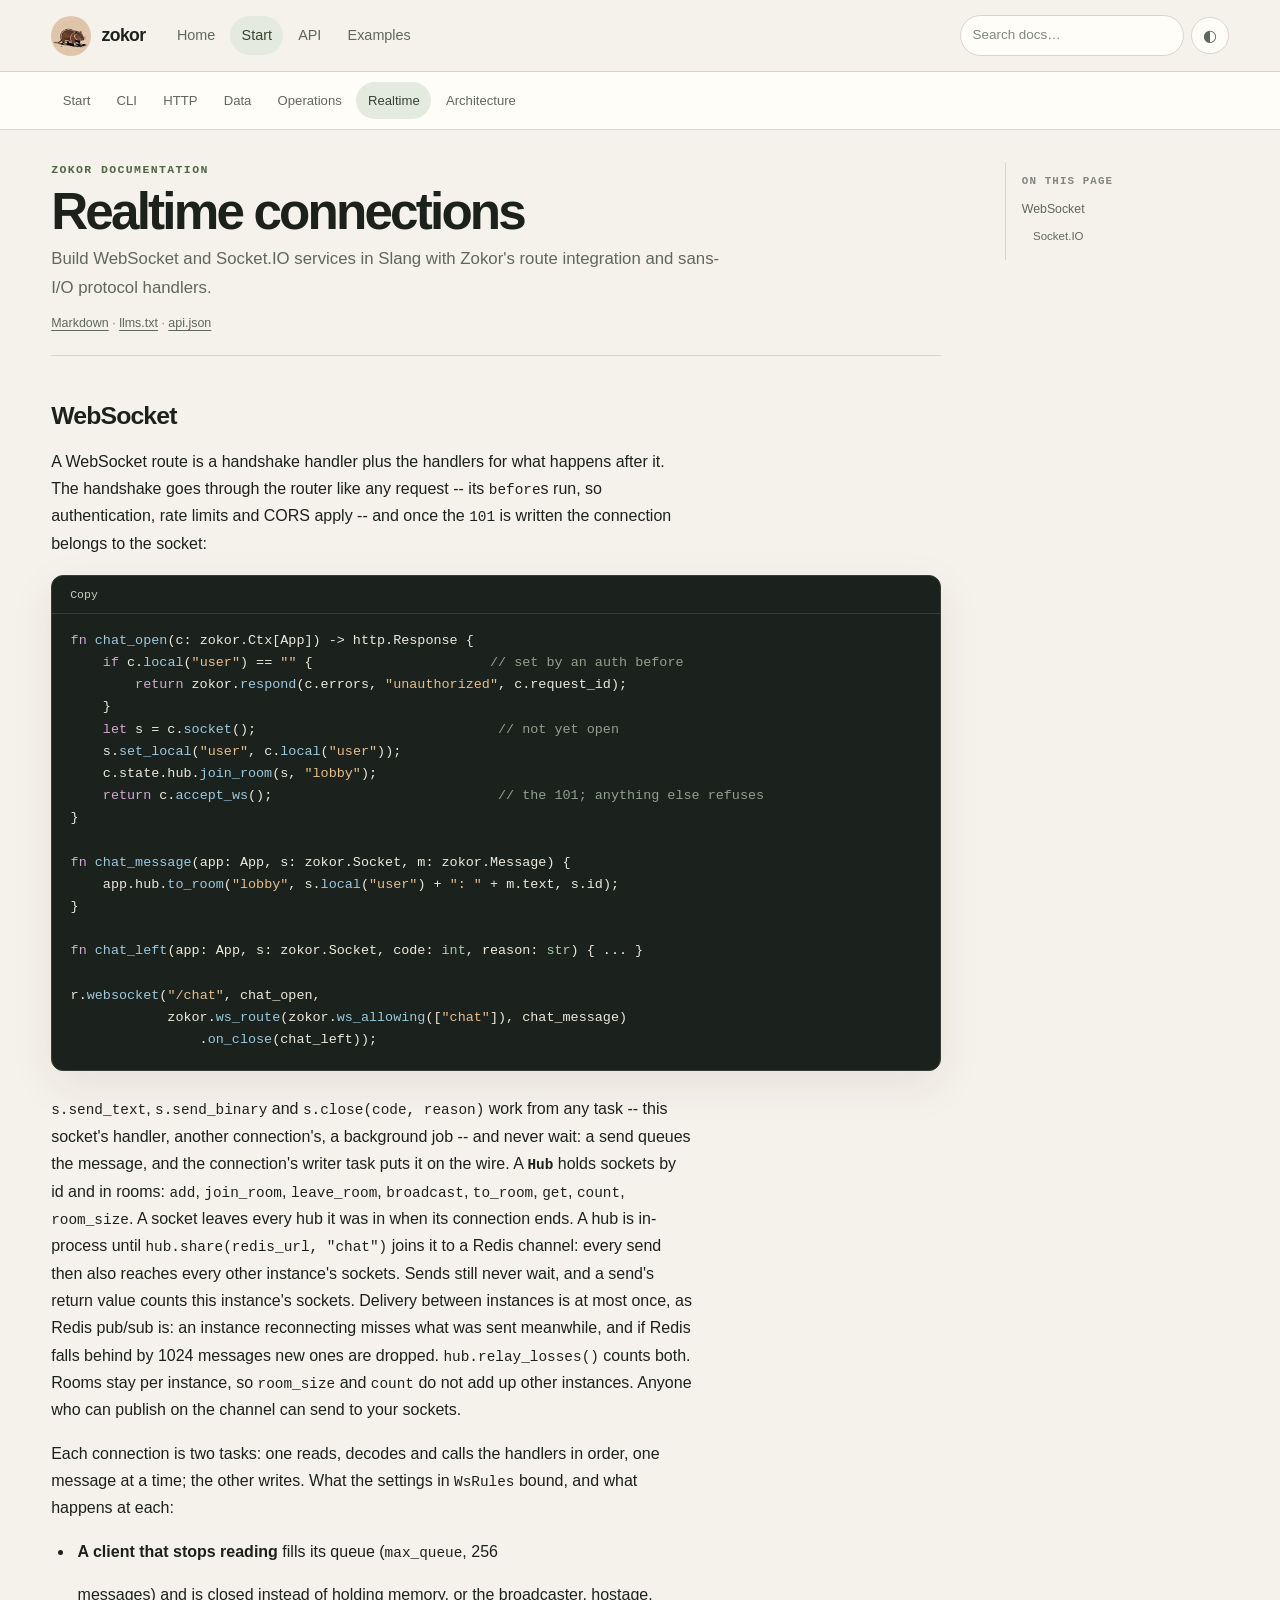
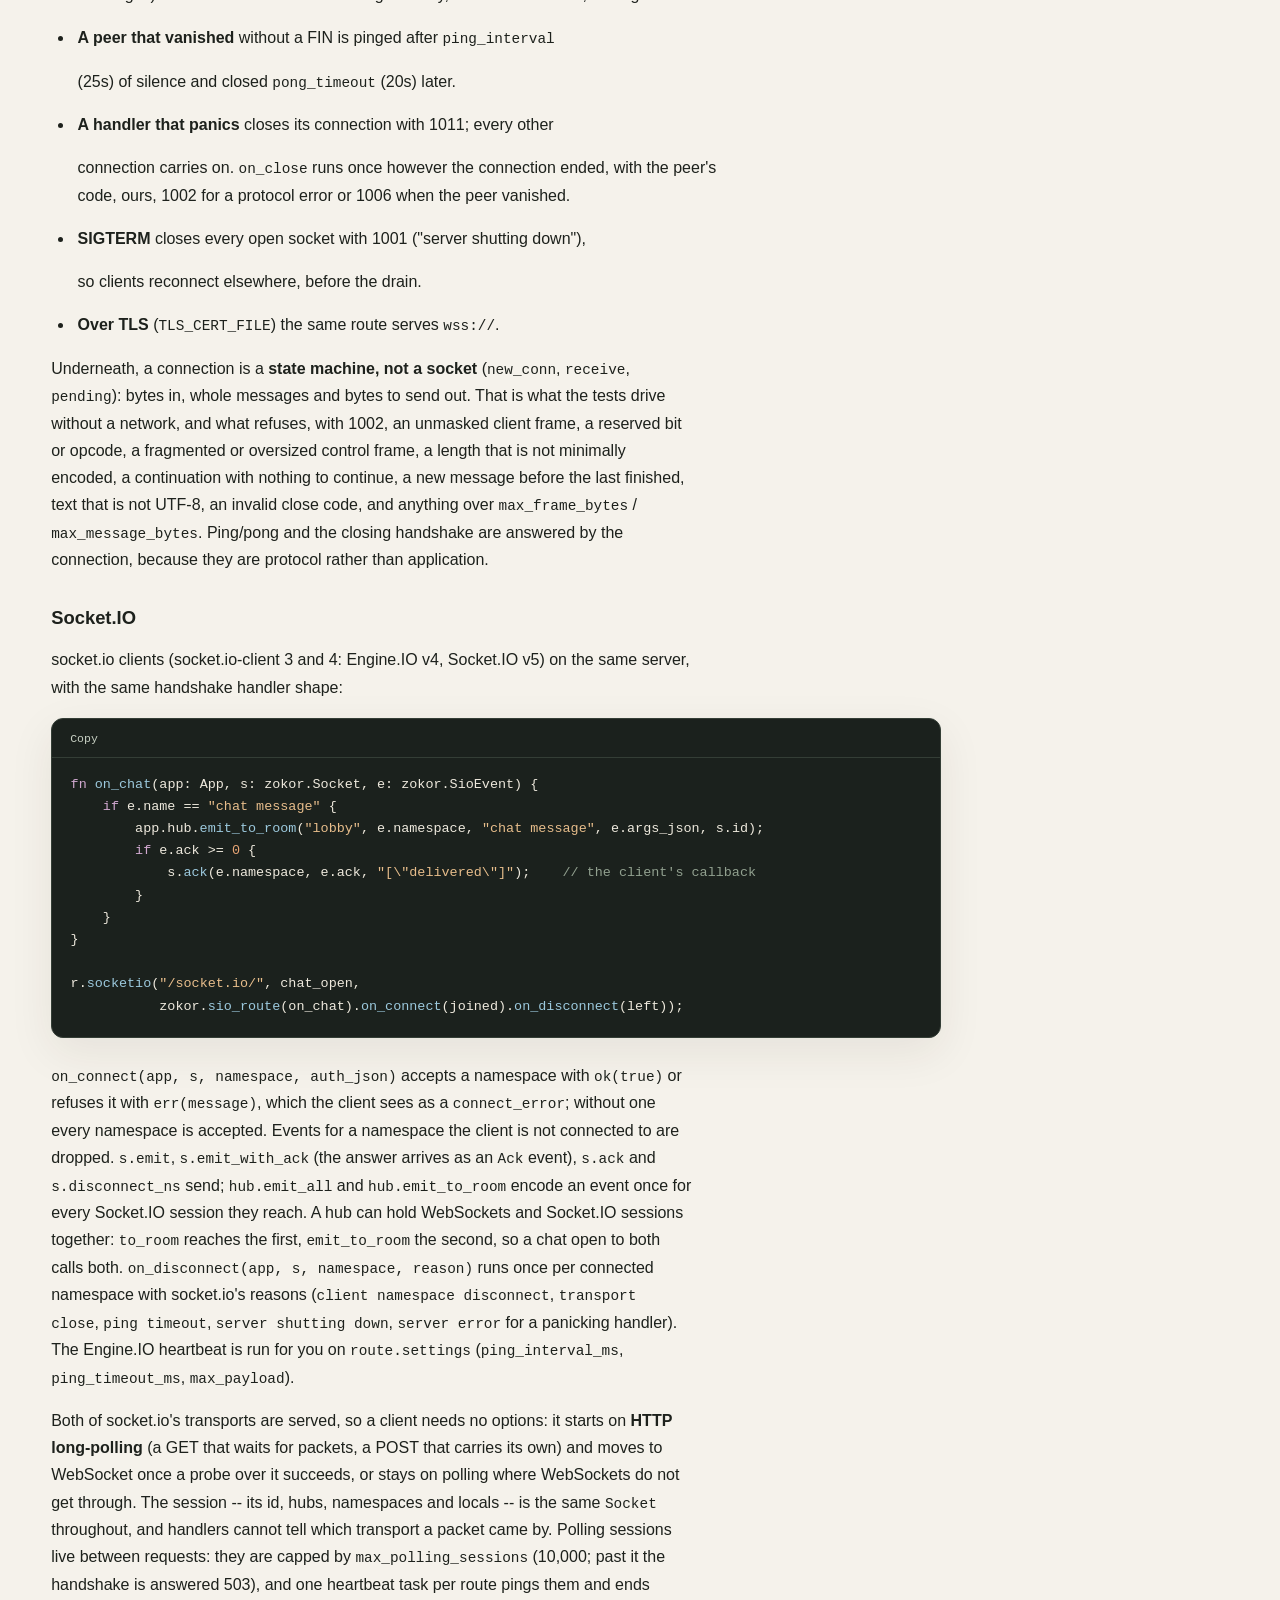
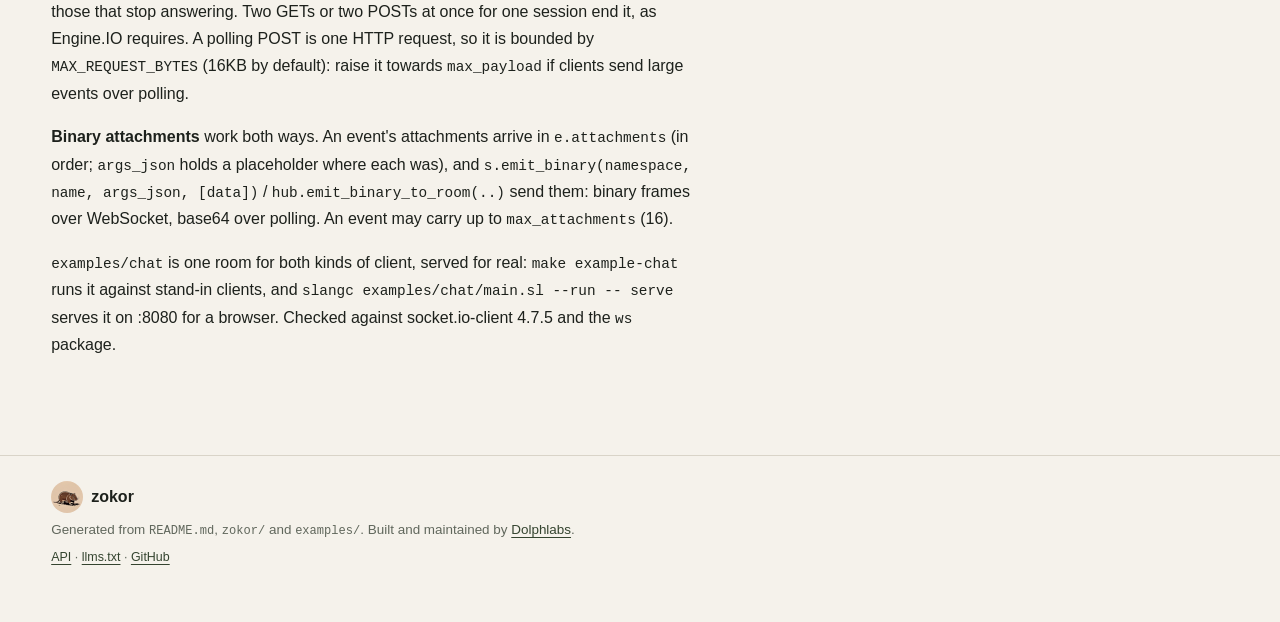
<file: docs/guide/realtime.html>
<!doctype html>
<html lang="en" data-theme="auto">
<head>
<meta charset="utf-8">
<meta name="viewport" content="width=device-width, initial-scale=1">
<title>Zokor WebSockets &amp; Socket.IO | Realtime Guide</title>
<meta name="description" content="Build WebSocket and Socket.IO services in Slang with Zokor&#x27;s route integration and sans-I/O protocol handlers.">
<meta name="author" content="Dolphlabs">
<meta property="og:site_name" content="Zokor">
<meta property="og:title" content="Zokor WebSockets &amp; Socket.IO | Realtime Guide">
<meta property="og:description" content="Build WebSocket and Socket.IO services in Slang with Zokor&#x27;s route integration and sans-I/O protocol handlers.">
<meta property="og:type" content="website">
<meta property="og:url" content="https://zokor.dolphlabs.com/guide/realtime">
<meta property="og:locale" content="en_US">
<meta name="twitter:card" content="summary_large_image">
<meta name="twitter:title" content="Zokor WebSockets &amp; Socket.IO | Realtime Guide">
<meta name="twitter:description" content="Build WebSocket and Socket.IO services in Slang with Zokor&#x27;s route integration and sans-I/O protocol handlers.">
<link rel="canonical" href="https://zokor.dolphlabs.com/guide/realtime">
<link rel="alternate" type="text/markdown" href="../guide/realtime.md" title="Markdown">
<link rel="alternate" type="text/plain" href="../llms.txt" title="llms.txt">
<link rel="stylesheet" href="../style.css">
<link rel="icon" type="image/png" sizes="64x64" href="../assets/zokor-icon-64.png">
<meta property="og:image" content="https://zokor.dolphlabs.com/assets/zokor-card-1200x630.jpg"><meta property="og:image:alt" content="Zokor, a backend framework for Slang"><meta property="og:image:width" content="1200"><meta property="og:image:height" content="630"><meta name="twitter:image" content="https://zokor.dolphlabs.com/assets/zokor-card-1200x630.jpg"><meta name="twitter:image:alt" content="Zokor, a backend framework for Slang">
</head>
<body>
<a class="skip" href="#main">Skip to content</a>
<header class="topbar">
  <a class="brand" href="../">
    <img src="../assets/zokor-header-256.png" width="40" height="40" alt="">
    <span>zokor</span>
  </a>
  <button id="navtoggle" class="navtoggle" type="button" aria-label="Toggle navigation"
          aria-expanded="false" aria-controls="mainnav">
    <span></span><span></span><span></span>
  </button>
  <nav class="mainnav" id="mainnav" aria-label="Main navigation"><a href="../">Home</a><a href="../guide/start" class="active" aria-current="page">Start</a><a href="../api/">API</a><a href="../examples/">Examples</a></nav>
  <div class="tools">
    <label class="search-label" for="search">Search</label>
    <input id="search" type="search" placeholder="Search docs…" autocomplete="off"
           aria-label="Search documentation" aria-controls="results">
    <button id="theme" type="button" aria-label="Toggle color theme">◐</button>
  </div>
</header>
<div id="navscrim" class="navscrim" hidden></div>
<div id="results" class="results" role="listbox" aria-label="Search results" hidden></div>
<nav class="subnav" aria-label="Guide pages"><a href="../guide/start">Start</a><a href="../guide/cli">CLI</a><a href="../guide/http">HTTP</a><a href="../guide/data">Data</a><a href="../guide/operations">Operations</a><a href="../guide/realtime" aria-current="page">Realtime</a><a href="../guide/architecture">Architecture</a></nav>
<main id="main">

<div class="page">
  <article class="content">
<header class="page-head"><p class="page-kicker">Zokor documentation</p><h1>Realtime connections</h1><p class="tagline">Build WebSocket and Socket.IO services in Slang with Zokor&#x27;s route integration and sans-I/O protocol handlers.</p><p class="agentline"><a href="../guide/realtime.md">Markdown</a> · <a href="../llms.txt">llms.txt</a> · <a href="../api.json">api.json</a></p></header>
<section class="readme-section"><h2 id="websocket">WebSocket<a class="anchor" href="#websocket" aria-label="Link to this section">#</a></h2><p>A WebSocket route is a handshake handler plus the handlers for what happens after it. The handshake goes through the router like any request -- its <code>before</code>s run, so authentication, rate limits and CORS apply -- and once the <code>101</code> is written the connection belongs to the socket:</p>
<div class="code"><div class="code-head"><button class="copy" type="button" aria-label="Copy code">Copy</button></div><pre><code class="language-slang"><span class="tok-keyword">fn</span> <span class="tok-function">chat_open</span>(c: zokor.Ctx[App]) -&gt; http.Response {
    <span class="tok-keyword">if</span> c.<span class="tok-function">local</span>(<span class="tok-string">&quot;user&quot;</span>) == <span class="tok-string">&quot;&quot;</span> {                      <span class="tok-comment">// set by an auth before</span>
        <span class="tok-keyword">return</span> zokor.<span class="tok-function">respond</span>(c.errors, <span class="tok-string">&quot;unauthorized&quot;</span>, c.request_id);
    }
    <span class="tok-keyword">let</span> s = c.<span class="tok-function">socket</span>();                              <span class="tok-comment">// not yet open</span>
    s.<span class="tok-function">set_local</span>(<span class="tok-string">&quot;user&quot;</span>, c.<span class="tok-function">local</span>(<span class="tok-string">&quot;user&quot;</span>));
    c.state.hub.<span class="tok-function">join_room</span>(s, <span class="tok-string">&quot;lobby&quot;</span>);
    <span class="tok-keyword">return</span> c.<span class="tok-function">accept_ws</span>();                            <span class="tok-comment">// the 101; anything else refuses</span>
}

<span class="tok-keyword">fn</span> <span class="tok-function">chat_message</span>(app: App, s: zokor.Socket, m: zokor.Message) {
    app.hub.<span class="tok-function">to_room</span>(<span class="tok-string">&quot;lobby&quot;</span>, s.<span class="tok-function">local</span>(<span class="tok-string">&quot;user&quot;</span>) + <span class="tok-string">&quot;: &quot;</span> + m.text, s.id);
}

<span class="tok-keyword">fn</span> <span class="tok-function">chat_left</span>(app: App, s: zokor.Socket, code: <span class="tok-type">int</span>, reason: <span class="tok-type">str</span>) { ... }

r.<span class="tok-function">websocket</span>(<span class="tok-string">&quot;/chat&quot;</span>, chat_open,
            zokor.<span class="tok-function">ws_route</span>(zokor.<span class="tok-function">ws_allowing</span>([<span class="tok-string">&quot;chat&quot;</span>]), chat_message)
                .<span class="tok-function">on_close</span>(chat_left));</code></pre></div>
<p><code>s.send_text</code>, <code>s.send_binary</code> and <code>s.close(code, reason)</code> work from any task -- this socket&#x27;s handler, another connection&#x27;s, a background job -- and never wait: a send queues the message, and the connection&#x27;s writer task puts it on the wire. A <strong><code>Hub</code></strong> holds sockets by id and in rooms: <code>add</code>, <code>join_room</code>, <code>leave_room</code>, <code>broadcast</code>, <code>to_room</code>, <code>get</code>, <code>count</code>, <code>room_size</code>. A socket leaves every hub it was in when its connection ends. A hub is in-process until <code>hub.share(redis_url, &quot;chat&quot;)</code> joins it to a Redis channel: every send then also reaches every other instance&#x27;s sockets. Sends still never wait, and a send&#x27;s return value counts this instance&#x27;s sockets. Delivery between instances is at most once, as Redis pub/sub is: an instance reconnecting misses what was sent meanwhile, and if Redis falls behind by 1024 messages new ones are dropped. <code>hub.relay_losses()</code> counts both. Rooms stay per instance, so <code>room_size</code> and <code>count</code> do not add up other instances. Anyone who can publish on the channel can send to your sockets.</p>
<p>Each connection is two tasks: one reads, decodes and calls the handlers in order, one message at a time; the other writes. What the settings in <code>WsRules</code> bound, and what happens at each:</p>
<ul><li><strong>A client that stops reading</strong> fills its queue (<code>max_queue</code>, 256<p>messages) and is closed instead of holding memory, or the broadcaster, hostage.</p></li><li><strong>A peer that vanished</strong> without a FIN is pinged after <code>ping_interval</code><p>(25s) of silence and closed <code>pong_timeout</code> (20s) later.</p></li><li><strong>A handler that panics</strong> closes its connection with 1011; every other<p>connection carries on. <code>on_close</code> runs once however the connection ended, with the peer&#x27;s code, ours, 1002 for a protocol error or 1006 when the peer vanished.</p></li><li><strong>SIGTERM</strong> closes every open socket with 1001 (&quot;server shutting down&quot;),<p>so clients reconnect elsewhere, before the drain.</p></li><li><strong>Over TLS</strong> (<code>TLS_CERT_FILE</code>) the same route serves <code>wss://</code>.</li></ul>
<p>Underneath, a connection is a <strong>state machine, not a socket</strong> (<code>new_conn</code>, <code>receive</code>, <code>pending</code>): bytes in, whole messages and bytes to send out. That is what the tests drive without a network, and what refuses, with 1002, an unmasked client frame, a reserved bit or opcode, a fragmented or oversized control frame, a length that is not minimally encoded, a continuation with nothing to continue, a new message before the last finished, text that is not UTF-8, an invalid close code, and anything over <code>max_frame_bytes</code> / <code>max_message_bytes</code>. Ping/pong and the closing handshake are answered by the connection, because they are protocol rather than application.</p>
<h3 id="socket-io">Socket.IO<a class="anchor" href="#socket-io" aria-label="Link to this section">#</a></h3>
<p>socket.io clients (socket.io-client 3 and 4: Engine.IO v4, Socket.IO v5) on the same server, with the same handshake handler shape:</p>
<div class="code"><div class="code-head"><button class="copy" type="button" aria-label="Copy code">Copy</button></div><pre><code class="language-slang"><span class="tok-keyword">fn</span> <span class="tok-function">on_chat</span>(app: App, s: zokor.Socket, e: zokor.SioEvent) {
    <span class="tok-keyword">if</span> e.name == <span class="tok-string">&quot;chat message&quot;</span> {
        app.hub.<span class="tok-function">emit_to_room</span>(<span class="tok-string">&quot;lobby&quot;</span>, e.namespace, <span class="tok-string">&quot;chat message&quot;</span>, e.args_json, s.id);
        <span class="tok-keyword">if</span> e.ack &gt;= <span class="tok-number">0</span> {
            s.<span class="tok-function">ack</span>(e.namespace, e.ack, <span class="tok-string">&quot;[\&quot;delivered\&quot;]&quot;</span>);    <span class="tok-comment">// the client&#x27;s callback</span>
        }
    }
}

r.<span class="tok-function">socketio</span>(<span class="tok-string">&quot;/socket.io/&quot;</span>, chat_open,
           zokor.<span class="tok-function">sio_route</span>(on_chat).<span class="tok-function">on_connect</span>(joined).<span class="tok-function">on_disconnect</span>(left));</code></pre></div>
<p><code>on_connect(app, s, namespace, auth_json)</code> accepts a namespace with <code>ok(true)</code> or refuses it with <code>err(message)</code>, which the client sees as a <code>connect_error</code>; without one every namespace is accepted. Events for a namespace the client is not connected to are dropped. <code>s.emit</code>, <code>s.emit_with_ack</code> (the answer arrives as an <code>Ack</code> event), <code>s.ack</code> and <code>s.disconnect_ns</code> send; <code>hub.emit_all</code> and <code>hub.emit_to_room</code> encode an event once for every Socket.IO session they reach. A hub can hold WebSockets and Socket.IO sessions together: <code>to_room</code> reaches the first, <code>emit_to_room</code> the second, so a chat open to both calls both. <code>on_disconnect(app, s, namespace, reason)</code> runs once per connected namespace with socket.io&#x27;s reasons (<code>client namespace disconnect</code>, <code>transport close</code>, <code>ping timeout</code>, <code>server shutting down</code>, <code>server error</code> for a panicking handler). The Engine.IO heartbeat is run for you on <code>route.settings</code> (<code>ping_interval_ms</code>, <code>ping_timeout_ms</code>, <code>max_payload</code>).</p>
<p>Both of socket.io&#x27;s transports are served, so a client needs no options: it starts on <strong>HTTP long-polling</strong> (a GET that waits for packets, a POST that carries its own) and moves to WebSocket once a probe over it succeeds, or stays on polling where WebSockets do not get through. The session -- its id, hubs, namespaces and locals -- is the same <code>Socket</code> throughout, and handlers cannot tell which transport a packet came by. Polling sessions live between requests: they are capped by <code>max_polling_sessions</code> (10,000; past it the handshake is answered 503), and one heartbeat task per route pings them and ends those that stop answering. Two GETs or two POSTs at once for one session end it, as Engine.IO requires. A polling POST is one HTTP request, so it is bounded by <code>MAX_REQUEST_BYTES</code> (16KB by default): raise it towards <code>max_payload</code> if clients send large events over polling.</p>
<p><strong>Binary attachments</strong> work both ways. An event&#x27;s attachments arrive in <code>e.attachments</code> (in order; <code>args_json</code> holds a placeholder where each was), and <code>s.emit_binary(namespace, name, args_json, [data])</code> / <code>hub.emit_binary_to_room(..)</code> send them: binary frames over WebSocket, base64 over polling. An event may carry up to <code>max_attachments</code> (16).</p>
<p><code>examples/chat</code> is one room for both kinds of client, served for real: <code>make example-chat</code> runs it against stand-in clients, and <code>slangc examples/chat/main.sl --run -- serve</code> serves it on :8080 for a browser. Checked against socket.io-client 4.7.5 and the <code>ws</code> package.</p></section>
  </article>
  <aside class="toc" aria-label="On this page">
    <p class="toc-title">On this page</p>
    <nav id="toc"></nav>
  </aside>
</div>
</main>
<footer class="foot">
  <div class="foot-brand"><img src="../assets/zokor-icon-64.png" width="32" height="32" alt="">
    <span>zokor</span></div>
  <p>Generated from <code>README.md</code>, <code>zokor/</code> and <code>examples/</code>.
     Built and maintained by <a href="https://dolphlabs.com" rel="noopener">Dolphlabs</a>.</p>
  <p class="foot-links"><a href="../api/">API</a> ·
     <a href="../llms.txt">llms.txt</a> ·
     <a href="https://github.com/dolphlabs/zokor" rel="noopener">GitHub</a></p>
</footer>
<script src="../app.js" defer></script>
</body>
</html>
</file>
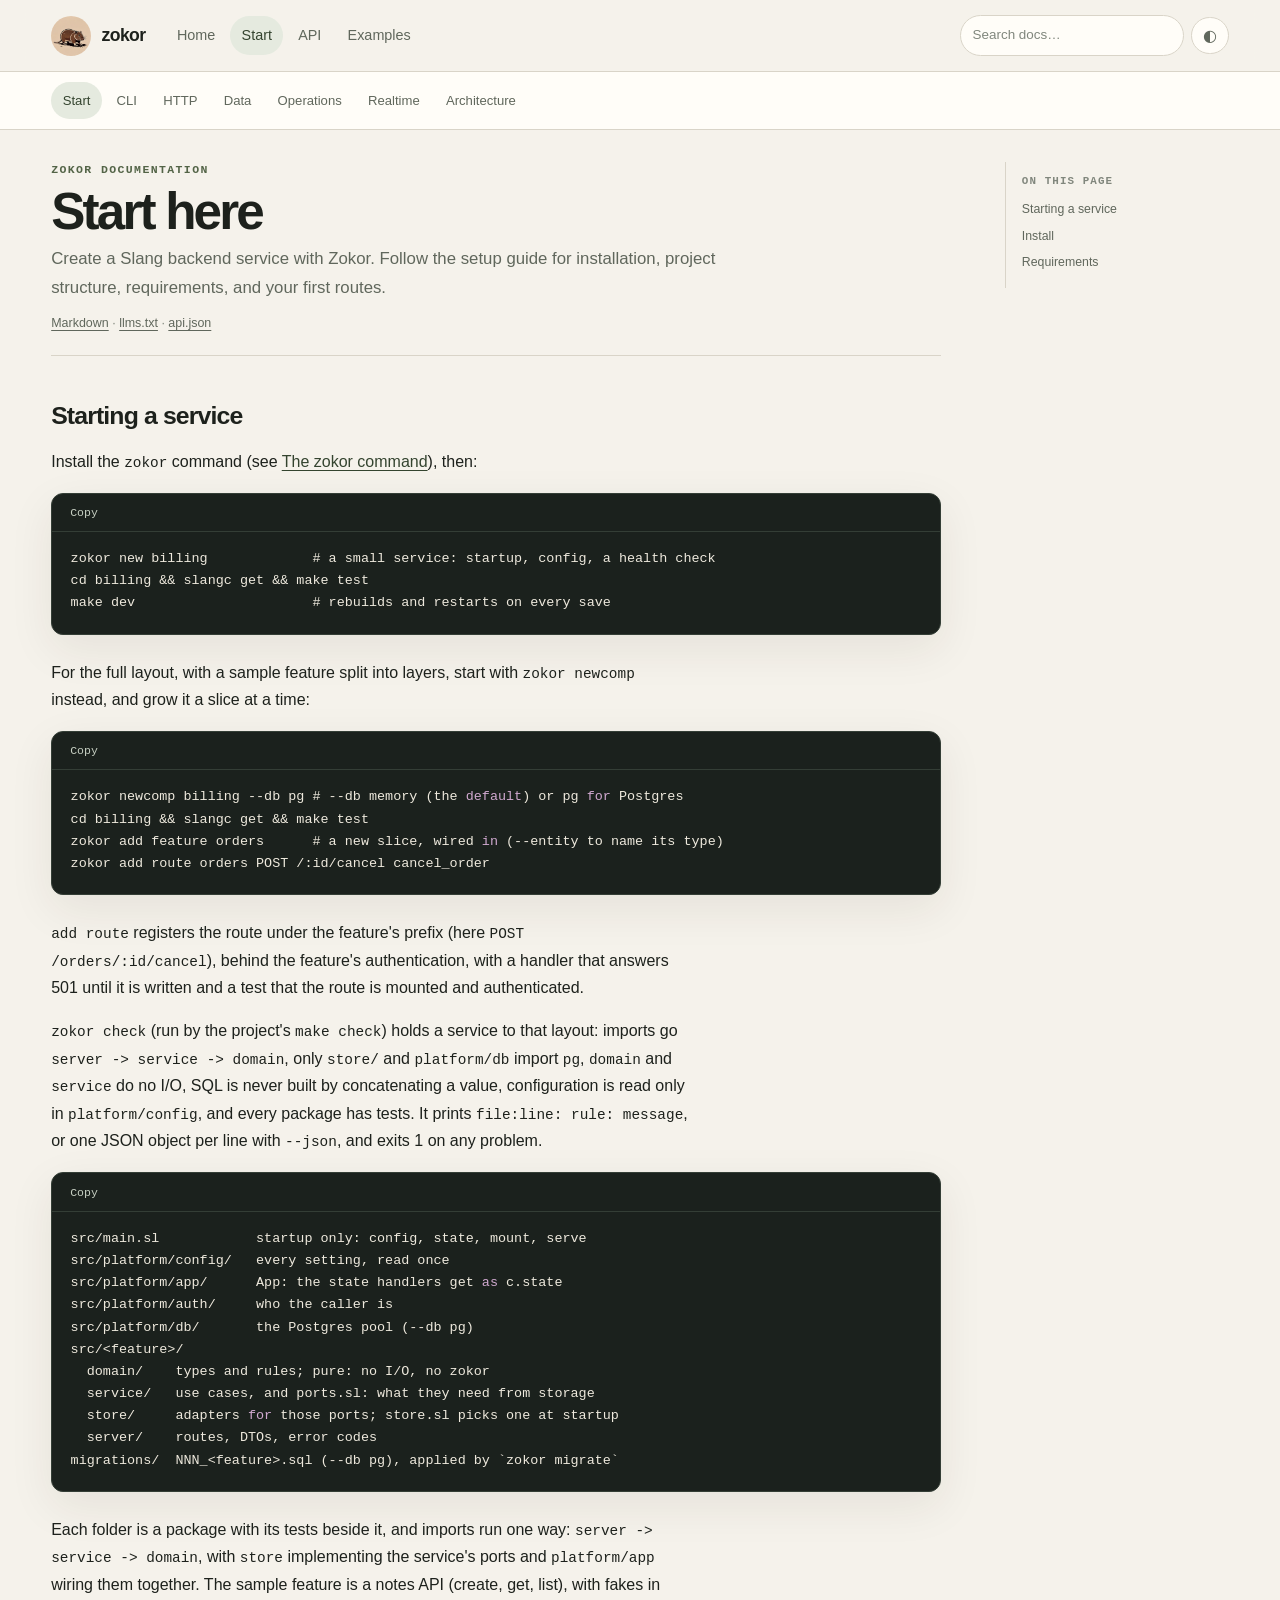
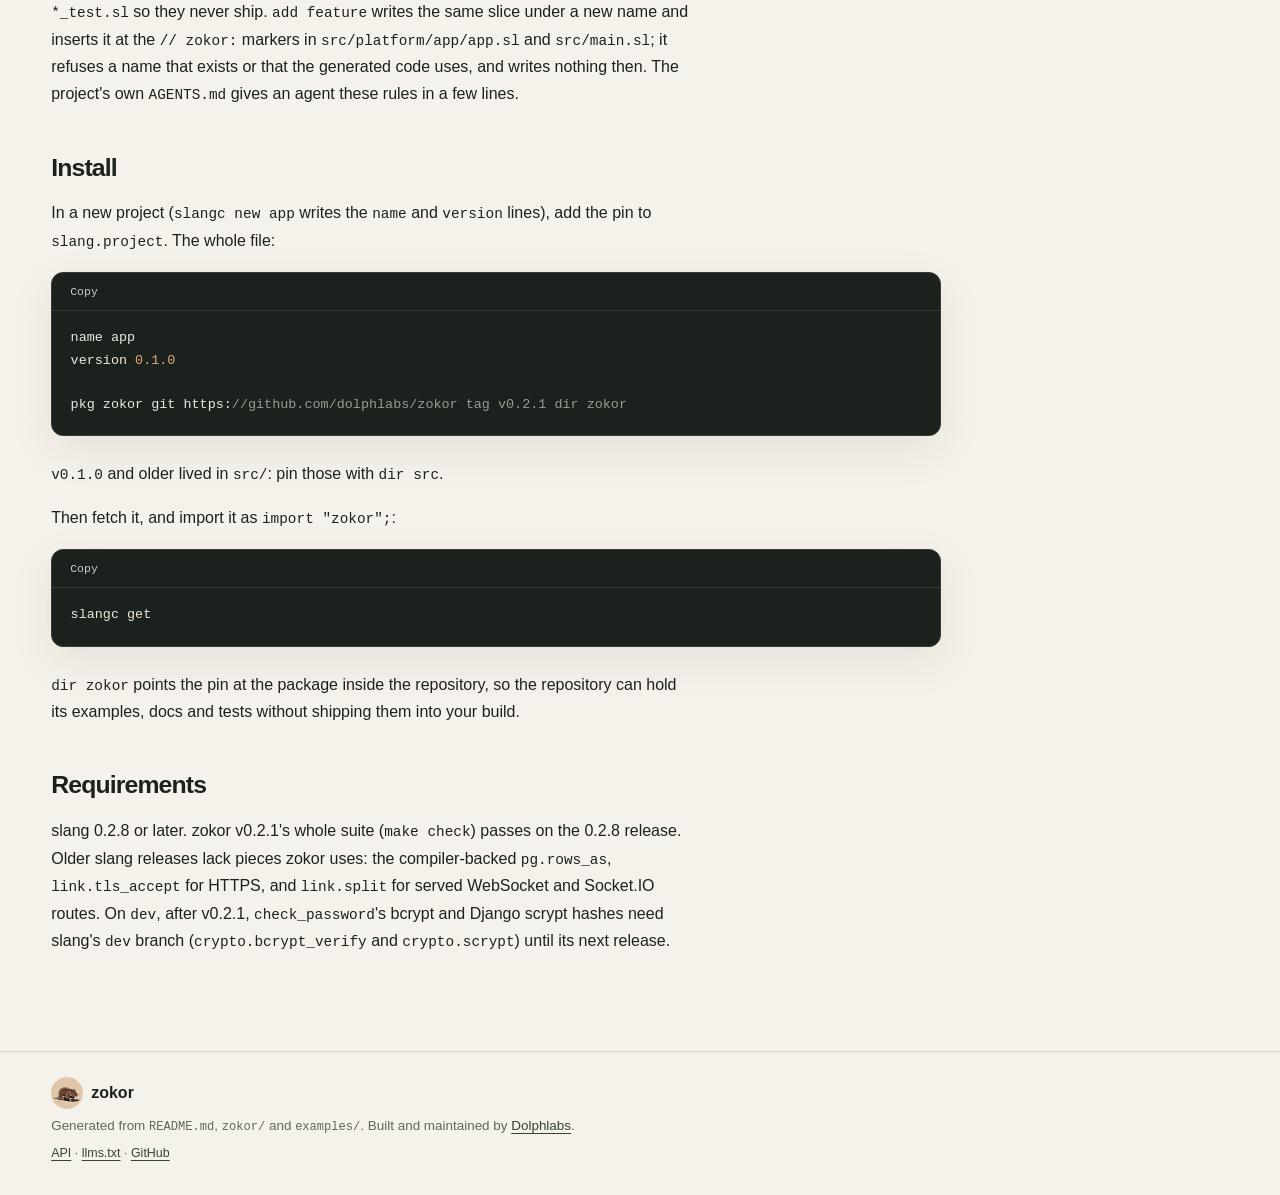
<file: docs/guide/start.html>
<!doctype html>
<html lang="en" data-theme="auto">
<head>
<meta charset="utf-8">
<meta name="viewport" content="width=device-width, initial-scale=1">
<title>Getting Started with Zokor | Slang Backend Framework</title>
<meta name="description" content="Create a Slang backend service with Zokor. Follow the setup guide for installation, project structure, requirements, and your first routes.">
<meta name="author" content="Dolphlabs">
<meta property="og:site_name" content="Zokor">
<meta property="og:title" content="Getting Started with Zokor | Slang Backend Framework">
<meta property="og:description" content="Create a Slang backend service with Zokor. Follow the setup guide for installation, project structure, requirements, and your first routes.">
<meta property="og:type" content="website">
<meta property="og:url" content="https://zokor.dolphlabs.com/guide/start">
<meta property="og:locale" content="en_US">
<meta name="twitter:card" content="summary_large_image">
<meta name="twitter:title" content="Getting Started with Zokor | Slang Backend Framework">
<meta name="twitter:description" content="Create a Slang backend service with Zokor. Follow the setup guide for installation, project structure, requirements, and your first routes.">
<link rel="canonical" href="https://zokor.dolphlabs.com/guide/start">
<link rel="alternate" type="text/markdown" href="../guide/start.md" title="Markdown">
<link rel="alternate" type="text/plain" href="../llms.txt" title="llms.txt">
<link rel="stylesheet" href="../style.css">
<link rel="icon" type="image/png" sizes="64x64" href="../assets/zokor-icon-64.png">
<meta property="og:image" content="https://zokor.dolphlabs.com/assets/zokor-card-1200x630.jpg"><meta property="og:image:alt" content="Zokor, a backend framework for Slang"><meta property="og:image:width" content="1200"><meta property="og:image:height" content="630"><meta name="twitter:image" content="https://zokor.dolphlabs.com/assets/zokor-card-1200x630.jpg"><meta name="twitter:image:alt" content="Zokor, a backend framework for Slang">
</head>
<body>
<a class="skip" href="#main">Skip to content</a>
<header class="topbar">
  <a class="brand" href="../">
    <img src="../assets/zokor-header-256.png" width="40" height="40" alt="">
    <span>zokor</span>
  </a>
  <button id="navtoggle" class="navtoggle" type="button" aria-label="Toggle navigation"
          aria-expanded="false" aria-controls="mainnav">
    <span></span><span></span><span></span>
  </button>
  <nav class="mainnav" id="mainnav" aria-label="Main navigation"><a href="../">Home</a><a href="../guide/start" class="active" aria-current="page">Start</a><a href="../api/">API</a><a href="../examples/">Examples</a></nav>
  <div class="tools">
    <label class="search-label" for="search">Search</label>
    <input id="search" type="search" placeholder="Search docs…" autocomplete="off"
           aria-label="Search documentation" aria-controls="results">
    <button id="theme" type="button" aria-label="Toggle color theme">◐</button>
  </div>
</header>
<div id="navscrim" class="navscrim" hidden></div>
<div id="results" class="results" role="listbox" aria-label="Search results" hidden></div>
<nav class="subnav" aria-label="Guide pages"><a href="../guide/start" aria-current="page">Start</a><a href="../guide/cli">CLI</a><a href="../guide/http">HTTP</a><a href="../guide/data">Data</a><a href="../guide/operations">Operations</a><a href="../guide/realtime">Realtime</a><a href="../guide/architecture">Architecture</a></nav>
<main id="main">

<div class="page">
  <article class="content">
<header class="page-head"><p class="page-kicker">Zokor documentation</p><h1>Start here</h1><p class="tagline">Create a Slang backend service with Zokor. Follow the setup guide for installation, project structure, requirements, and your first routes.</p><p class="agentline"><a href="../guide/start.md">Markdown</a> · <a href="../llms.txt">llms.txt</a> · <a href="../api.json">api.json</a></p></header>
<section class="readme-section"><h2 id="starting-a-service">Starting a service<a class="anchor" href="#starting-a-service" aria-label="Link to this section">#</a></h2><p>Install the <code>zokor</code> command (see <a href="../guide/cli#the-zokor-command">The zokor command</a>), then:</p>
<div class="code"><div class="code-head"><button class="copy" type="button" aria-label="Copy code">Copy</button></div><pre><code class="">zokor new billing             # a small service: startup, config, a health check
cd billing &amp;&amp; slangc get &amp;&amp; make test
make dev                      # rebuilds and restarts on every save</code></pre></div>
<p>For the full layout, with a sample feature split into layers, start with <code>zokor newcomp</code> instead, and grow it a slice at a time:</p>
<div class="code"><div class="code-head"><button class="copy" type="button" aria-label="Copy code">Copy</button></div><pre><code class="">zokor newcomp billing --db pg # --db memory (the <span class="tok-keyword">default</span>) or pg <span class="tok-keyword">for</span> Postgres
cd billing &amp;&amp; slangc get &amp;&amp; make test
zokor add feature orders      # a new slice, wired <span class="tok-keyword">in</span> (--entity to name its type)
zokor add route orders POST /:id/cancel cancel_order</code></pre></div>
<p><code>add route</code> registers the route under the feature&#x27;s prefix (here <code>POST /orders/:id/cancel</code>), behind the feature&#x27;s authentication, with a handler that answers 501 until it is written and a test that the route is mounted and authenticated.</p>
<p><code>zokor check</code> (run by the project&#x27;s <code>make check</code>) holds a service to that layout: imports go <code>server -&gt; service -&gt; domain</code>, only <code>store/</code> and <code>platform/db</code> import <code>pg</code>, <code>domain</code> and <code>service</code> do no I/O, SQL is never built by concatenating a value, configuration is read only in <code>platform/config</code>, and every package has tests. It prints <code>file:line: rule: message</code>, or one JSON object per line with <code>--json</code>, and exits 1 on any problem.</p>
<div class="code"><div class="code-head"><button class="copy" type="button" aria-label="Copy code">Copy</button></div><pre><code class="">src/main.sl            startup only: config, state, mount, serve
src/platform/config/   every setting, read once
src/platform/app/      App: the state handlers get <span class="tok-keyword">as</span> c.state
src/platform/auth/     who the caller is
src/platform/db/       the Postgres pool (--db pg)
src/&lt;feature&gt;/
  domain/    types and rules; pure: no I/O, no zokor
  service/   use cases, and ports.sl: what they need from storage
  store/     adapters <span class="tok-keyword">for</span> those ports; store.sl picks one at startup
  server/    routes, DTOs, error codes
migrations/  NNN_&lt;feature&gt;.sql (--db pg), applied by `zokor migrate`</code></pre></div>
<p>Each folder is a package with its tests beside it, and imports run one way: <code>server -&gt; service -&gt; domain</code>, with <code>store</code> implementing the service&#x27;s ports and <code>platform/app</code> wiring them together. The sample feature is a notes API (create, get, list), with fakes in <code>*_test.sl</code> so they never ship. <code>add feature</code> writes the same slice under a new name and inserts it at the <code>// zokor:</code> markers in <code>src/platform/app/app.sl</code> and <code>src/main.sl</code>; it refuses a name that exists or that the generated code uses, and writes nothing then. The project&#x27;s own <code>AGENTS.md</code> gives an agent these rules in a few lines.</p></section>
<section class="readme-section"><h2 id="install">Install<a class="anchor" href="#install" aria-label="Link to this section">#</a></h2><p>In a new project (<code>slangc new app</code> writes the <code>name</code> and <code>version</code> lines), add the pin to <code>slang.project</code>. The whole file:</p>
<div class="code"><div class="code-head"><button class="copy" type="button" aria-label="Copy code">Copy</button></div><pre><code class="">name app
version <span class="tok-number">0.1.0</span>

pkg zokor git https:<span class="tok-comment">//github.com/dolphlabs/zokor tag v0.2.1 dir zokor</span></code></pre></div>
<p><code>v0.1.0</code> and older lived in <code>src/</code>: pin those with <code>dir src</code>.</p>
<p>Then fetch it, and import it as <code>import &quot;zokor&quot;;</code>:</p>
<div class="code"><div class="code-head"><button class="copy" type="button" aria-label="Copy code">Copy</button></div><pre><code class="">slangc get</code></pre></div>
<p><code>dir zokor</code> points the pin at the package inside the repository, so the repository can hold its examples, docs and tests without shipping them into your build.</p></section>
<section class="readme-section"><h2 id="requirements">Requirements<a class="anchor" href="#requirements" aria-label="Link to this section">#</a></h2><p>slang 0.2.8 or later. zokor v0.2.1&#x27;s whole suite (<code>make check</code>) passes on the 0.2.8 release. Older slang releases lack pieces zokor uses: the compiler-backed <code>pg.rows_as</code>, <code>link.tls_accept</code> for HTTPS, and <code>link.split</code> for served WebSocket and Socket.IO routes. On <code>dev</code>, after v0.2.1, <code>check_password</code>&#x27;s bcrypt and Django scrypt hashes need slang&#x27;s <code>dev</code> branch (<code>crypto.bcrypt_verify</code> and <code>crypto.scrypt</code>) until its next release.</p></section>
  </article>
  <aside class="toc" aria-label="On this page">
    <p class="toc-title">On this page</p>
    <nav id="toc"></nav>
  </aside>
</div>
</main>
<footer class="foot">
  <div class="foot-brand"><img src="../assets/zokor-icon-64.png" width="32" height="32" alt="">
    <span>zokor</span></div>
  <p>Generated from <code>README.md</code>, <code>zokor/</code> and <code>examples/</code>.
     Built and maintained by <a href="https://dolphlabs.com" rel="noopener">Dolphlabs</a>.</p>
  <p class="foot-links"><a href="../api/">API</a> ·
     <a href="../llms.txt">llms.txt</a> ·
     <a href="https://github.com/dolphlabs/zokor" rel="noopener">GitHub</a></p>
</footer>
<script src="../app.js" defer></script>
</body>
</html>
</file>
<file: docs/style.css>
:root {
  color-scheme: light;
  --paper: #f5f2eb;
  --surface: #fffdf8;
  --surface-2: #ece7dc;
  --ink: #1d211c;
  --muted: #60675c;
  --quiet: #81877d;
  --line: #d9d4c8;
  --accent: #536447;
  --accent-dark: #34442f;
  --accent-wash: #e5eadf;
  --clay: #b56e45;
  --code-bg: #1b211d;
  --code-ink: #eee9dd;
  --shadow: 0 14px 45px rgba(47, 42, 31, .08);
  --display: "Avenir Next", "Segoe UI", sans-serif;
  --sans: -apple-system, BlinkMacSystemFont, "Segoe UI", sans-serif;
  --mono: ui-monospace, SFMono-Regular, Menlo, Consolas, monospace;
}

@media (prefers-color-scheme: dark) {
  :root:not([data-theme="light"]) {
    color-scheme: dark;
    --paper: #171b18;
    --surface: #202621;
    --surface-2: #293129;
    --ink: #ecefe7;
    --muted: #b2b9ad;
    --quiet: #929b8e;
    --line: #394239;
    --accent: #b1c49a;
    --accent-dark: #d4e4c0;
    --accent-wash: #2b3529;
    --clay: #e09a6a;
    --code-bg: #101511;
    --code-ink: #ecefe7;
    --shadow: 0 14px 45px rgba(0, 0, 0, .24);
  }
}
:root[data-theme="dark"] {
  color-scheme: dark;
  --paper: #171b18;
  --surface: #202621;
  --surface-2: #293129;
  --ink: #ecefe7;
  --muted: #b2b9ad;
  --quiet: #929b8e;
  --line: #394239;
  --accent: #b1c49a;
  --accent-dark: #d4e4c0;
  --accent-wash: #2b3529;
  --clay: #e09a6a;
  --code-bg: #101511;
  --code-ink: #ecefe7;
  --shadow: 0 14px 45px rgba(0, 0, 0, .24);
}

* { box-sizing: border-box; }
html { scroll-behavior: smooth; scroll-padding-top: 6rem; }
body {
  margin: 0;
  background: var(--paper);
  color: var(--ink);
  font: 400 16px/1.7 var(--sans);
  -webkit-font-smoothing: antialiased;
}
a { color: var(--accent-dark); text-underline-offset: 3px; }
a:hover { color: var(--clay); }
button, input { font: inherit; }
:focus-visible { outline: 3px solid var(--clay); outline-offset: 3px; }
code, pre { font-family: var(--mono); }
code { font-size: .9em; }

.skip { position: absolute; left: -10000px; top: 1rem; z-index: 90; }
.skip:focus { left: 1rem; padding: .5rem .8rem; background: var(--surface); }
.topbar {
  position: sticky; top: 0; z-index: 30;
  display: flex; align-items: center; gap: 1.25rem;
  min-height: 4.5rem; padding: .55rem clamp(1rem, 4vw, 3.25rem);
  background: color-mix(in srgb, var(--paper) 92%, transparent);
  backdrop-filter: blur(12px);
  border-bottom: 1px solid var(--line);
}
.brand {
  display: flex; align-items: center; gap: .65rem; flex: 0 0 auto;
  color: var(--ink); font: 750 1.1rem/1 var(--display);
  letter-spacing: -.035em; text-decoration: none;
}
.brand img { object-fit: cover; border-radius: 50%; }
.mainnav { display: flex; align-items: center; gap: .2rem; }
.mainnav a, .subnav a {
  color: var(--muted); text-decoration: none; font-size: .9rem;
  padding: .45rem .72rem; border-radius: 999px;
}
.mainnav a:hover, .subnav a:hover { color: var(--ink); background: var(--surface-2); }
.mainnav a.active { color: var(--accent-dark); background: var(--accent-wash); }
.tools { display: flex; align-items: center; gap: .45rem; margin-left: auto; }
.search-label { position: absolute; width: 1px; height: 1px; overflow: hidden; clip: rect(0,0,0,0); }
#search {
  width: clamp(8rem, 19vw, 14rem); padding: .48rem .72rem;
  border: 1px solid var(--line); border-radius: 999px;
  color: var(--ink); background: var(--surface); font-size: .84rem;
}
#search::placeholder { color: var(--quiet); }
#theme, .navtoggle {
  width: 2.35rem; height: 2.35rem; display: grid; place-items: center;
  border: 1px solid var(--line); border-radius: 50%; color: var(--muted);
  background: var(--surface); cursor: pointer;
}
#theme:hover { color: var(--accent-dark); border-color: var(--accent); }
.navtoggle { display: none; }
.navscrim { position: fixed; inset: 4.5rem 0 0; z-index: 20; }
.subnav {
  display: flex; align-items: center; gap: .2rem; overflow-x: auto;
  padding: .65rem clamp(1rem, 4vw, 3.25rem);
  border-bottom: 1px solid var(--line); background: var(--surface);
}
.subnav a { white-space: nowrap; font-size: .82rem; }
.subnav a[aria-current="page"] { color: var(--accent-dark); background: var(--accent-wash); }
.results {
  position: fixed; z-index: 50; top: 4.1rem; right: clamp(1rem, 4vw, 3.25rem);
  width: min(32rem, calc(100vw - 2rem)); max-height: 65vh; overflow: auto;
  padding: .45rem; border: 1px solid var(--line); border-radius: 14px;
  background: var(--surface); box-shadow: var(--shadow);
}
.results a { display: block; padding: .6rem .72rem; border-radius: 9px; color: var(--ink); text-decoration: none; }
.results a:hover, .results a:focus { background: var(--surface-2); }
.results strong { font-size: .9rem; }
.results small { display: block; margin-top: .1rem; color: var(--muted); line-height: 1.4; }
.results .empty { margin: 0; padding: .7rem; color: var(--muted); }

.hero {
  max-width: 76rem; margin: 0 auto; padding: clamp(2.8rem, 7vw, 6rem) clamp(1rem, 5vw, 4.5rem);
  display: grid; grid-template-columns: minmax(0, 1fr) 250px; align-items: center; gap: clamp(2rem, 7vw, 6rem);
}
.hero-copy { max-width: 48rem; }
.hero h1 {
  margin: .2rem 0 .4rem; font: 800 clamp(3.5rem, 9vw, 7rem)/.98 var(--display);
  letter-spacing: -.075em;
}
.hero-lede { max-width: 34rem; margin: 0; color: var(--muted); font-size: clamp(1.1rem, 2vw, 1.4rem); }
.eyebrow, .page-kicker {
  margin: 0; color: var(--accent); font: 700 .72rem/1.4 var(--mono);
  letter-spacing: .12em; text-transform: uppercase;
}
.hero-art { width: 100%; height: auto; border-radius: 50%; mix-blend-mode: multiply; }
:root[data-theme="dark"] .hero-art { mix-blend-mode: normal; }
.hero-actions { display: flex; flex-wrap: wrap; gap: .65rem; margin-top: 1.5rem; }
.button {
  display: inline-block; padding: .7rem 1rem; border: 1px solid var(--line);
  border-radius: 999px; color: var(--ink); background: var(--surface);
  font-weight: 650; text-decoration: none;
}
.button:hover { border-color: var(--accent); color: var(--accent-dark); }
.button.primary { border-color: var(--accent); color: #fff; background: var(--accent); }
.button.primary:hover { background: var(--accent-dark); }

.page {
  max-width: 80rem; margin: 0 auto; padding: 2rem clamp(1rem, 4vw, 3.25rem) 5rem;
  display: grid; grid-template-columns: minmax(0, 1fr) 14rem; gap: clamp(2rem, 5vw, 5rem);
  align-items: start;
}
.content { min-width: 0; max-width: 66rem; }
.page-head { margin: 0 0 2.2rem; padding-bottom: 1.3rem; border-bottom: 1px solid var(--line); }
.page-head h1 { margin: .35rem 0 .3rem; font: 750 clamp(2rem, 4vw, 3.25rem)/1.1 var(--display); letter-spacing: -.055em; }
.tagline { max-width: 50rem; margin: 0; color: var(--muted); font-size: 1.05rem; }
.agentline { margin: .65rem 0 0; color: var(--quiet); font-size: .78rem; }
.agentline a { color: var(--muted); }
.content h2 { margin: 2.8rem 0 .65rem; font: 700 1.55rem/1.25 var(--display); letter-spacing: -.035em; }
.content h3 { margin: 2rem 0 .55rem; font: 700 1.15rem/1.35 var(--display); }
.content h4 { margin: 1.5rem 0 .4rem; font-size: 1rem; }
.content p { max-width: 72ch; }
.content li { max-width: 75ch; padding-left: .2rem; }
.content li + li { margin-top: .3rem; }
.content ul, .content ol { padding-left: 1.45rem; }
.content blockquote {
  margin: 1.4rem 0; padding: .2rem 1rem; border-left: 3px solid var(--clay);
  color: var(--muted); background: var(--surface);
}
.content hr { border: 0; border-top: 1px solid var(--line); margin: 2rem 0; }
.anchor { margin-left: .45rem; color: var(--quiet); font: 400 .8em var(--mono); text-decoration: none; opacity: 0; }
.content h2:hover .anchor, .content h3:hover .anchor, .anchor:focus { opacity: 1; }
.table-wrap { overflow-x: auto; margin: 1.2rem 0; border: 1px solid var(--line); border-radius: 12px; background: var(--surface); }
table { width: 100%; border-collapse: collapse; font-size: .92rem; }
th, td { padding: .62rem .8rem; text-align: left; vertical-align: top; border-bottom: 1px solid var(--line); }
th { color: var(--muted); font-size: .76rem; letter-spacing: .06em; text-transform: uppercase; }
tr:last-child td { border-bottom: 0; }
td code { white-space: nowrap; }
.code { margin: 1.1rem 0 1.5rem; overflow: hidden; border: 1px solid #343e36; border-radius: 12px; background: var(--code-bg); box-shadow: var(--shadow); }
.code-head { display: flex; align-items: center; justify-content: space-between; min-height: 2.4rem; padding: .3rem .75rem; border-bottom: 1px solid #343e36; color: #aeb8ab; font: .72rem var(--mono); }
.copy { border: 0; color: #c7d0c3; background: transparent; cursor: pointer; font: inherit; }
.copy:hover, .copy.ok { color: #d5e8b8; }
.code pre { overflow-x: auto; margin: 0; padding: 1rem 1.15rem 1.2rem; color: var(--code-ink); font-size: .84rem; line-height: 1.65; tab-size: 4; }
.code code { font-size: inherit; white-space: pre; }
.tok-comment { color: #91a08f; }
.tok-string { color: #e7bd8b; }
.tok-number { color: #e8a575; }
.tok-keyword { color: #d1a9d0; }
.tok-type { color: #a7cbad; }
.tok-builtin, .tok-function { color: #9cc9dd; }
.readme-preamble { padding-bottom: .2rem; }
.readme-section { margin-top: 2rem; }
.api-module { padding: .2rem 0 1.4rem; border-bottom: 1px solid var(--line); }
.api-module h2 { scroll-margin-top: 6rem; }
.api-module-description { color: var(--muted); }
.api-item { padding: .72rem .1rem; border-top: 1px solid var(--line); scroll-margin-top: 6rem; }
.api-item > code { display: block; overflow-x: auto; color: var(--accent-dark); font-size: .85rem; white-space: pre; }
.api-item p { margin: .35rem 0 0; color: var(--muted); font-size: .9rem; }
.example-file { scroll-margin-top: 6rem; }
.example-file h2 { font: 500 .84rem/1.5 var(--mono); color: var(--muted); overflow-wrap: anywhere; }
.run-command { padding: .55rem .8rem; border-radius: 8px; background: var(--accent-wash); }
.example-grid { display: grid; grid-template-columns: repeat(auto-fit, minmax(15rem, 1fr)); gap: .85rem; }
.example-card { display: flex; min-height: 10rem; flex-direction: column; justify-content: space-between; gap: .55rem; padding: 1.15rem; border: 1px solid var(--line); border-radius: 14px; color: var(--ink); background: var(--surface); text-decoration: none; transition: transform .16s ease, border-color .16s ease; }
.example-card:hover { transform: translateY(-2px); border-color: var(--accent); color: var(--ink); }
.example-card strong { font: 700 1.3rem var(--display); }
.example-card > span:last-child { color: var(--muted); font-size: .9rem; }

.toc { position: sticky; top: 6rem; max-height: calc(100vh - 7rem); overflow: auto; padding: .8rem 0 .8rem 1rem; border-left: 1px solid var(--line); }
.toc-title { margin: 0 0 .65rem; color: var(--quiet); font: 700 .68rem var(--mono); letter-spacing: .1em; text-transform: uppercase; }
#toc { display: grid; gap: .15rem; }
#toc a { padding: .22rem 0; color: var(--muted); font-size: .77rem; line-height: 1.4; text-decoration: none; }
#toc a.h3 { padding-left: .7rem; font-size: .72rem; }
#toc a:hover, #toc a.active { color: var(--accent-dark); }
.foot { padding: 1.6rem clamp(1rem, 4vw, 3.25rem) 2rem; border-top: 1px solid var(--line); color: var(--muted); font-size: .84rem; }
.foot-brand { display: flex; align-items: center; gap: .5rem; color: var(--ink); font: 700 1rem var(--display); }
.foot-brand img { border-radius: 50%; }
.foot p { margin: .35rem 0; }
.foot-links { font-size: .78rem; }

@media (max-width: 72rem) {
  .topbar { flex-wrap: wrap; gap: .6rem; }
  .navtoggle { display: flex; flex-direction: column; align-items: center; justify-content: center; gap: .23rem; margin-left: auto; }
  .navtoggle span { width: 1rem; height: 2px; border-radius: 2px; background: var(--muted); transition: transform .15s ease, opacity .15s ease; }
  .navtoggle[aria-expanded="true"] span:first-child { transform: translateY(.34rem) rotate(45deg); }
  .navtoggle[aria-expanded="true"] span:nth-child(2) { opacity: 0; }
  .navtoggle[aria-expanded="true"] span:last-child { transform: translateY(-.34rem) rotate(-45deg); }
  .mainnav { order: 4; display: none; flex-basis: 100%; flex-direction: column; align-items: stretch; padding-top: .4rem; border-top: 1px solid var(--line); }
  .mainnav.open { display: flex; }
  .mainnav a { padding: .58rem .7rem; }
  .tools { margin-left: 0; }
  .results { top: 4.2rem; }
}
@media (max-width: 58rem) {
  .page { grid-template-columns: minmax(0, 1fr); }
  .toc { position: static; order: -1; max-height: none; padding: 0 0 .7rem; border: 0; border-bottom: 1px solid var(--line); }
  #toc { display: flex; flex-wrap: wrap; gap: .35rem .8rem; }
  #toc a { font-size: .76rem; }
  #toc a.h3 { padding-left: 0; }
}
@media (max-width: 40rem) {
  .topbar { padding-inline: .8rem; }
  .brand img { width: 34px; height: 34px; }
  .tools { flex: 1 1 100%; order: 5; }
  #search { width: 100%; }
  #theme { flex: 0 0 auto; }
  .hero { grid-template-columns: minmax(0, 1fr); gap: 1rem; padding-block: 2.4rem 1.3rem; }
  .hero-art { grid-row: 1; width: 126px; }
  .hero h1 { font-size: 4rem; }
  .page { padding-top: 1.2rem; }
  .subnav { padding-inline: .8rem; }
  .code pre { font-size: .75rem; }
}
@media (prefers-reduced-motion: reduce) {
  *, *::before, *::after { scroll-behavior: auto !important; transition-duration: .01ms !important; }
}
</file>
